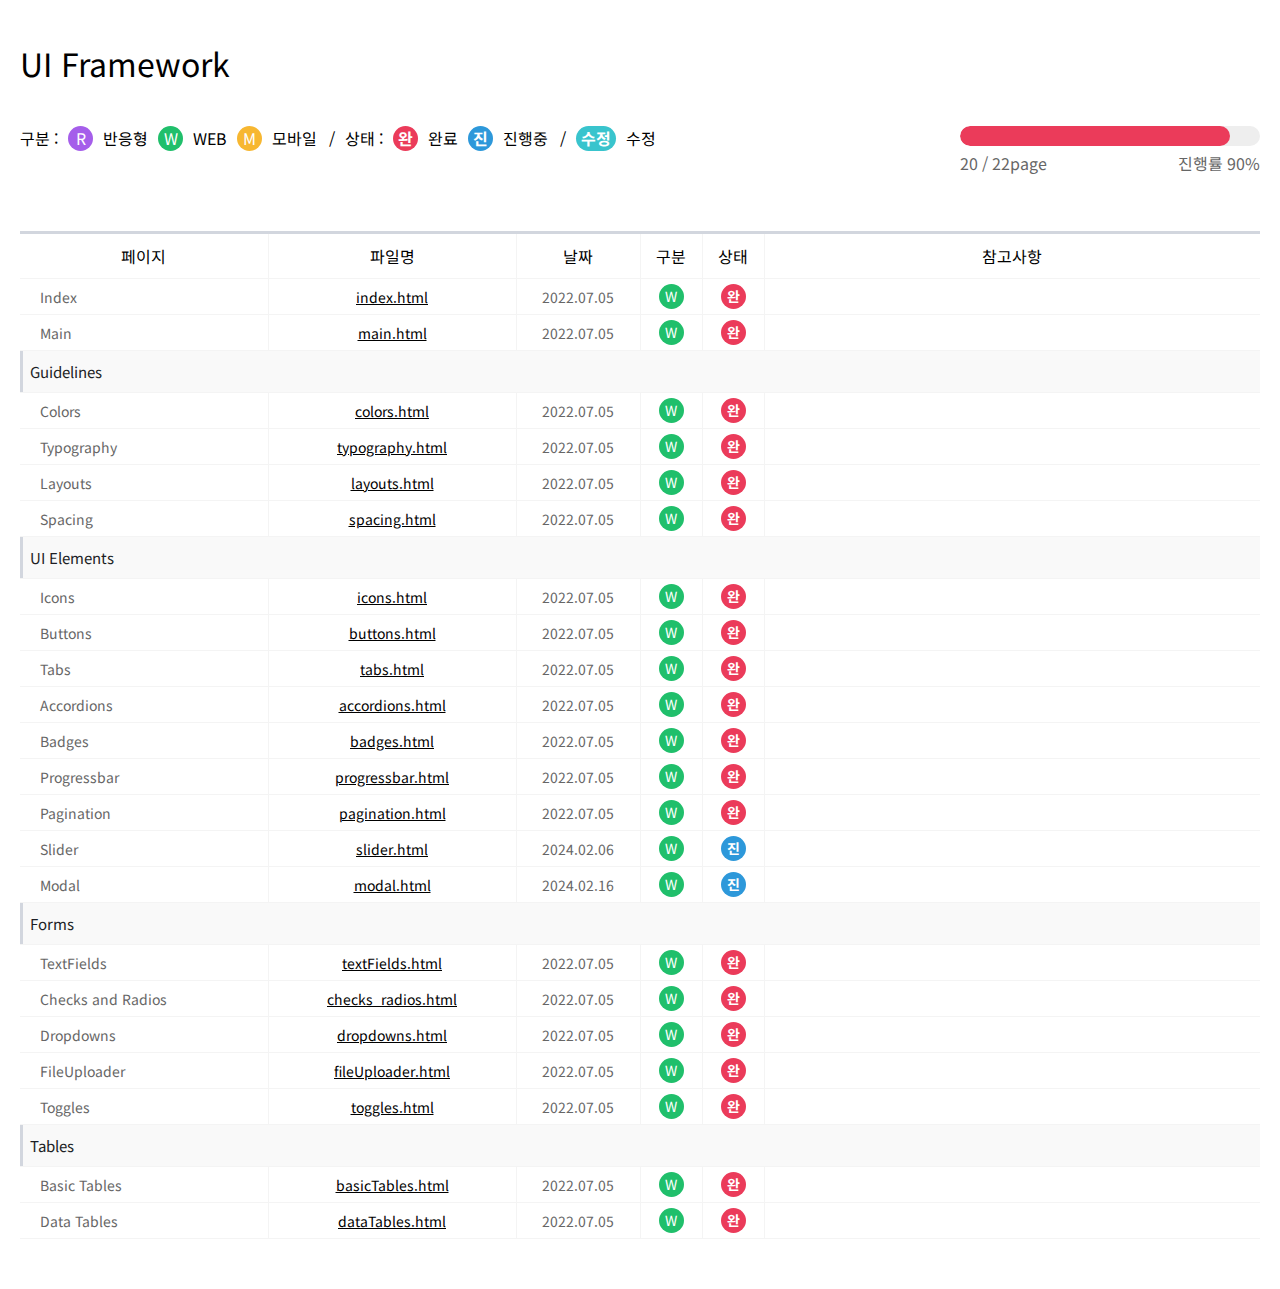
<file: hanwha/filelist.html>
<!DOCTYPE html>
<html lang="ko">
<head>
   <title>프로젝트 파일리스트</title>
   <meta charset="utf-8">
   <link href="https://fonts.googleapis.com/css?family=Noto+Sans+KR" rel="stylesheet">
   <style type="text/css">
      *{margin: 0; padding: 0;box-sizing: border-box;}
		body, div, h1, h2, h3, h4, h5, h6, ul, ol, dl, li, dt, dd, table, caption, tr, th, td, thead, tbody, tfoot, form, fieldset, p, hr, blockquote, address{margin: 0; padding: 0;}
		ul, ol{list-style: none;}
		a{color: #000; text-decoration: underline;}
		img{border:0;}
		address, em{ font-style: normal; }
		label, input{vertical-align: middle;}
		input{outline: none}
		table, tr, th, td{border-collapse: collapse; border-spacing:0;}
		caption{width: 100%; height: 30px;}
		body{padding: 0 20px;font-size: 16px;font-family: 'Noto Sans KR', sans-serif;}
		h1, h2, h3, h4, h5, h6{font-weight: bold;}
		p{line-height: 1.5;}
		.clearfix:after{content:'';display: block;clear: both;}
		.wrapper{width:100%; margin:auto; }
		table{width:100%; border-bottom:1px solid #f4f4f4; margin-bottom:50px;border-top:3px solid #d2d6de;}
		h1{font-size:2rem; font-weight: normal; margin:40px 0;}
		h2{font-size:1rem; font-weight: normal; margin-bottom:20px;}
		hr{margin-bottom:50px;}
		table tr th{font-weight: normal; border-right:1px solid #f4f4f4; border-bottom:1px solid #f4f4f4;background-color:#fff;}
		table tr td:first-child{width:20%;padding-left: 20px;text-align: left;}
		table tr td:nth-of-type(2){width:20%;}
		table tr td:nth-of-type(3){width:10%;}
		table tr td:nth-of-type(4){width:5%;}
		table tr td:nth-of-type(5){width:5%;}
		table tr td:nth-of-type(6){width:40%;text-align: left;}
		table tr th, table tr td{padding:10px;font-size: 16px;text-align: center;}
		table tr th:last-child{border-right:none;}
		table tr td{padding: 5px;font-size: 14px;border-bottom:1px solid #f4f4f4; border-right:1px solid #f4f4f4;color: #666;}
		table tr td:last-child{border-right:none;}
		table tr td a{display: block;width: 100%;height: 100%;}
		table tr td.category{position: relative;padding: 10px;text-align: left;font-size: 15px;background-color: #f9f9f9;color: #1d1e25;}
		table tr td.category:before{position: absolute;top: 0;left: 0;display: inline-block;width: 3px;height: 100%;background-color: #d2d6de;content: '';}
		table tr:last-child td{border-bottom:none;}
		.top{padding-bottom: 30px;display: flex;justify-content: space-between;}
		.top ul{float: left;margin-bottom:20px;}
		.top ul li{float: left; margin-right:10px; line-height:25px;}
		.top ul li:first-child,.top ul li:nth-of-type(8){font-size:1rem;}
		.top ul li:nth-of-type(2) span,.top ul li:nth-of-type(4),.top ul li:nth-of-type(6),.top ul li:nth-of-type(9),.top ul li:nth-of-type(11){ text-align: center; border-radius: 50%;}
		.top ul{margin-bottom:50px;}
		.r{background-color: #a55eea; color:#fff; display:inline-block; width:25px; height:25px; border-radius: 50%; line-height: 25px;}
		.r:before{content: 'R';}
		.w{background-color: #20bf6b; color:#fff; display:inline-block; width:25px; height:25px; border-radius: 50%; line-height: 25px;}
		.w:before{content: 'W';}
		.m{background-color: #f7b731; color:#fff; display:inline-block; width:25px; height:25px; border-radius: 50%; line-height: 25px;}
		.m:before{content: 'M';}
		.end{background-color: #eb3b5a; color:#fff; display:inline-block; width:25px; height:25px; border-radius: 50%; line-height: 25px; font-weight: bold;}
		.end:before{content: '완';}
		.ing{background-color: #2d98da; color:#fff; display:inline-block; width:25px; height:25px; border-radius: 50%; line-height: 25px; font-weight: bold;}
		.ing:before{content: '진';}
		.modify{color:#fff; display:inline-block; width:auto; height:25px; padding: 0 5px;border-radius: 30px; line-height: 25px; font-weight: bold; background-color:#39c4cd; text-align: center;}
		.modify:before{content: '수정';}
		.t_em{color: #e10e0e;}
        .t_re{color: #046ac9;}
        .t_pu{color: #17ae03;}
        .t_lg{color: #c904b4;}
		.status{float:right;width:300px}
		.status span{font-size: 16px;color: #666;}
		.status #progress{overflow: hidden;float: left;display:block; width:100%; height:20px;margin-bottom: 5px;background:#eee;border-radius:30px;}
		.status #progress em{display:block; height:100%; background:#eb3b5a;border-radius:30px;}
		.status #finish{color:#1352a2}
		.status #total{display: block;}
		.status .percent{display: block;float: right;}
        .list.none a{text-decoration:line-through;color:#aeaeae;cursor:not-allowed;}
   </style>
</head>
<body>
   <div class="wrapper">
      <header class="header">
         <h1>UI Framework </h1>
         <div class="top">
            <ul>
               <li>구분 : </li>
               <li><span class="r"></span></li>
               <li>반응형</li>
               <li><span class="w"></span></li>
               <li>WEB</li>
               <li><span class="m"></span></li>
               <li>모바일&nbsp;&nbsp;&nbsp;/ </li>
               <li>상태 : </li>
               <li><span class="end"></span></li>
               <li>완료</li>
               <li><span class="ing"></span></li>
               <li>진행중&nbsp;&nbsp;&nbsp;/ </li>
               <li><span class="modify"></span></li>
               <li>수정</li>
            </ul>
            <div class="status"><span id="progress"><em></em></span> <span id="total"></span></div>
         </div>
      </header>
      <div class="content">
         <table>
            <tr>
               <th>페이지</th>
               <th>파일명</th>
               <th>날짜</th>
               <th>구분</th>
               <th>상태</th>
               <th>참고사항</th>
            </tr>
            <tr class="list">
               <td>Index</td>
               <td><a href="./index.html" target="_blank">index.html</a></td>
               <td>2022.07.05</td>
               <td><span class="w"></span></td>
               <td><span class="end"></span></td>
               <td>
                  <p class="t_em"></p>
               </td>
            </tr>
            <tr class="list">
               <td>Main</td>
               <td><a href="./html/main.html" target="_blank">main.html</a></td>
               <td>2022.07.05</td>
               <td><span class="w"></span></td>
               <td><span class="end"></span></td>
               <td>
                  <p class="t_em"></p>
               </td>
            </tr>
            <!-- Guidelines : start  -->
            <tr>
               <td class="category" colspan="6">Guidelines</th>
            </tr>
            <tr class="list">
               <td>Colors</td>
               <td><a href="./html/colors.html" target="_blank">colors.html</a></td>
               <td>2022.07.05</td>
               <td><span class="w"></span></td>
               <td><span class="end"></span></td>
               <td>
                  <p class="t_em"></p>
               </td>
            </tr>
            <tr class="list">
               <td>Typography</td>
               <td><a href="./html/typography.html" target="_blank">typography.html</a></td>
               <td>2022.07.05</td>
               <td><span class="w"></span></td>
               <td><span class="end"></span></td>
               <td>
                  <p class="t_em"></p>
               </td>
            </tr>
            <tr class="list">
               <td>Layouts</td>
               <td><a href="./html/layouts.html" target="_blank">layouts.html</a></td>
               <td>2022.07.05</td>
               <td><span class="w"></span></td>
               <td><span class="end"></span></td>
               <td>
                  <p class="t_em"></p>
               </td>
            </tr>
            <tr class="list">
               <td>Spacing</td>
               <td><a href="./html/spacing.html" target="_blank">spacing.html</a></td>
               <td>2022.07.05</td>
               <td><span class="w"></span></td>
               <td><span class="end"></span></td>
               <td>
                  <p class="t_em"></p>
               </td>
            </tr>
            <!-- Guidelines : end  -->
            <!-- UI Elements : start  -->
            <tr>
               <td class="category" colspan="6">UI Elements</th>
            </tr>
            <tr class="list">
               <td>Icons</td>
               <td><a href="./html/icons.html"
                     target="_blank">icons.html</a></td>
               <td>2022.07.05</td>
               <td><span class="w"></span></td>
               <td><span class="end"></span></td>
               <td>
                  <p class="t_em"></p>
               </td>
            </tr>
            <tr class="list">
               <td>Buttons</td>
               <td><a href="./html/buttons.html"
                     target="_blank">buttons.html</a></td>
               <td>2022.07.05</td>
               <td><span class="w"></span></td>
               <td><span class="end"></span></td>
               <td>
                  <p class="t_em"></p>
               </td>
            </tr>
            <tr class="list">
               <td>Tabs</td>
               <td><a href="./html/tabs.html"
                     target="_blank">tabs.html</a></td>
               <td>2022.07.05</td>
               <td><span class="w"></span></td>
               <td><span class="end"></span></td>
               <td>
                  <p class="t_em"></p>
               </td>
            </tr>
            <tr class="list">
               <td>Accordions</td>
               <td><a href="./html/accordions.html"
                     target="_blank">accordions.html</a></td>
               <td>2022.07.05</td>
               <td><span class="w"></span></td>
               <td><span class="end"></span></td>
               <td>
                  <p class="t_em"></p>
               </td>
            </tr>
            <tr class="list">
               <td>Badges</td>
               <td><a href="./html/badges.html"
                     target="_blank">badges.html</a></td>
               <td>2022.07.05</td>
               <td><span class="w"></span></td>
               <td><span class="end"></span></td>
               <td>
                  <p class="t_em"></p>
               </td>
            </tr>
            <tr class="list">
               <td>Progressbar</td>
               <td><a href="./html/progressbar.html"
                     target="_blank">progressbar.html</a></td>
               <td>2022.07.05</td>
               <td><span class="w"></span></td>
               <td><span class="end"></span></td>
               <td>
                  <p class="t_em"></p>
               </td>
            </tr>
            <tr class="list">
               <td>Pagination</td>
               <td><a href="./html/pagination.html"
                     target="_blank">pagination.html</a></td>
               <td>2022.07.05</td>
               <td><span class="w"></span></td>
               <td><span class="end"></span></td>
               <td>
                  <p class="t_em"></p>
               </td>
            </tr>
            <tr class="list">
               <td>Slider</td>
               <td><a href="./html/slider.html"
                     target="_blank">slider.html</a></td>
               <td>2024.02.06</td>
               <td><span class="w"></span></td>
               <td><span class="ing"></span></td>
               <td>
                  <p class="t_em"></p>
               </td>
            </tr>
            <tr class="list">
               <td>Modal</td>
               <td><a href="./html/modal.html"
                     target="_blank">modal.html</a></td>
               <td>2024.02.16</td>
               <td><span class="w"></span></td>
               <td><span class="ing"></span></td>
               <td>
                  <p class="t_em"></p>
               </td>
            </tr>
            <!-- UI Elements : end -->
            <!-- Forms : start -->
            <tr>
               <td class="category" colspan="6">Forms</th>
            </tr>
            <tr class="list">
               <td>TextFields</td>
               <td><a href="./html/textFields.html"
                     target="_blank">textFields.html</a></td>
               <td>2022.07.05</td>
               <td><span class="w"></span></td>
               <td><span class="end"></span></td>
               <td>
                  <p class="t_em"></p>
               </td>
            </tr>
            <tr class="list">
               <td>Checks and Radios</td>
               <td><a href="./html/checks_radios.html"
                     target="_blank">checks_radios.html</a></td>
               <td>2022.07.05</td>
               <td><span class="w"></span></td>
               <td><span class="end"></span></td>
               <td>
                  <p class="t_em"></p>
               </td>
            </tr>
            <tr class="list">
               <td>Dropdowns</td>
               <td><a href="./html/dropdowns.html"
                     target="_blank">dropdowns.html</a></td>
               <td>2022.07.05</td>
               <td><span class="w"></span></td>
               <td><span class="end"></span></td>
               <td>
                  <p class="t_em"></p>
               </td>
            </tr>
            <tr class="list">
               <td>FileUploader</td>
               <td><a href="./html/fileUploader.html"
                     target="_blank">fileUploader.html</a></td>
               <td>2022.07.05</td>
               <td><span class="w"></span></td>
               <td><span class="end"></span></td>
               <td>
                  <p class="t_em"></p>
               </td>
            </tr>
            <tr class="list">
               <td>Toggles</td>
               <td><a href="./html/toggles.html"
                     target="_blank">toggles.html</a></td>
               <td>2022.07.05</td>
               <td><span class="w"></span></td>
               <td><span class="end"></span></td>
               <td>
                  <p class="t_em"></p>
               </td>
            </tr>
            <!-- Forms : end -->
            <!-- Tables : start -->
            <tr>
               <td class="category" colspan="6">Tables</th>
            </tr>
            <tr class="list">
               <td>Basic Tables</td>
               <td><a href="./html/basicTables.html"
               target="_blank">basicTables.html</a></td>
               <td>2022.07.05</td>
               <td><span class="w"></span></td>
               <td><span class="end"></span></td>
               <td>
                  <p class="t_em"></p>
               </td>
            </tr>
            <tr class="list">
               <td>Data Tables</td>
               <td><a href="./html/dataTables.html"
               target="_blank">dataTables.html</a></td>
               <td>2022.07.05</td>
               <td><span class="w"></span></td>
               <td><span class="end"></span></td>
               <td>
                  <p class="t_em"></p>
               </td>
            </tr>
            <!-- UI Elements : end -->
         </table>
      </div>
   </div>
   <script type="text/javascript" src="./resources/js/jquery-3.6.0.min.js"></script>
   <script>
      $(function () {
         var $content = $(".content table"),
            total = $content.find(".list").length,
            finish = $content.find(".list .end").length,
            progress = Math.floor((finish) / total * 100);

         $("#progress em").css("width", progress + "%");
         $("#total").html(finish + " / " + total + "page" + "<span class='percent'>진행률 " + progress + "%</span>");
      });
   </script>
</body>

</html>
</file>
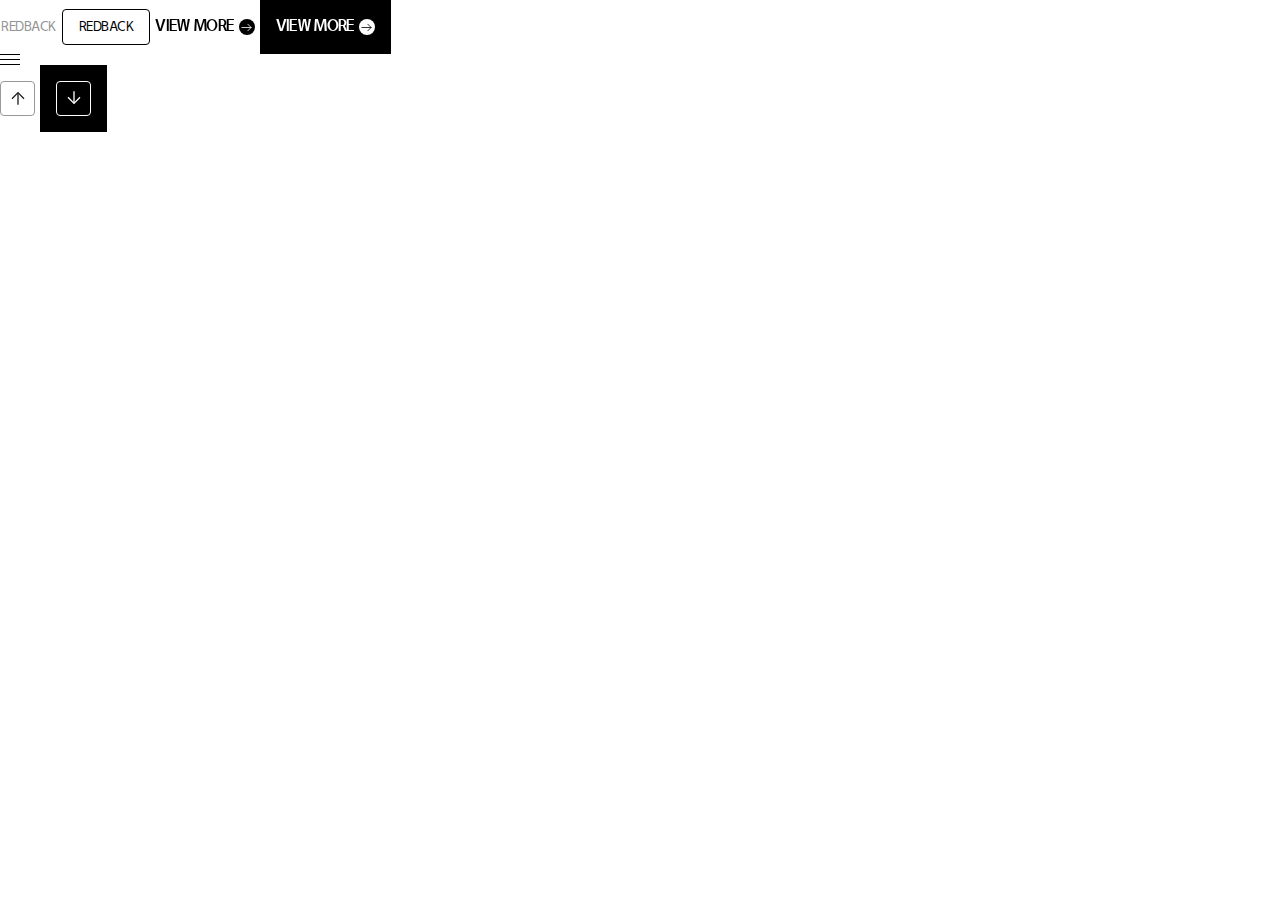
<file: hanwha/html/guide.html>
<!DOCTYPE html>
<html lang="ko">
<head>
  <meta charset="UTF-8">
  <meta http-equiv="X-UA-Compatible" content="IE=edge">
  <meta name="viewport" content="width=device-width, initial-scale=1.0">
  <title>GUIDE</title>
  <script src="../resources/js/jquery-3.6.0.min.js"></script>
  <script src="../resources/js/common.js"></script>
  <link rel="stylesheet" href="../resources/css/style.css">
</head>
<body>
  
  <!-- 아웃라인 버튼 -->
  <button class="btn btn_sm btn_border">REDBACK</button>
  <button class="btn btn_sm btn_border active">REDBACK</button>

  <!-- TEXT & HOVER 버튼 -->
  <a href="#" class="btn btn_xl btn_text ani_hover">
    <div class="ani_group">
      <span>VIEW MORE</span>
      <span>VIEW MORE</span>
    </div>
    <i class="ico_arr_right ico_16 is_right"></i>
  </a>
  <!-- // btn_text -->

  <div style="display: inline-block; max-width:fit-content;padding: 16px;background-color: black;">
    <a href="#" class="btn btn_xl btn_text btn_white ani_hover">
      <div class="ani_group">
        <span>VIEW MORE</span>
        <span>VIEW MORE</span>
      </div>
      <i class="ico_arr_right ico_16 is_right"></i>
    </a>
  </div>
  <!-- // btn_text -->

  <!-- 햄버거 버튼 -->
  <div class="btn_hamburger">
    <span></span>
    <span></span>
    <span></span>
  </div>
  <!-- // btn_hamburger -->

  <button class="btn btn_icon btn_srl_top ani_hover">
    <div class="ani_group">
      <i class="ico_scrl_top ico_16"></i>
      <i class="ico_scrl_top ico_16"></i>
    </div>
  </button>
  
  <div style="display: inline-block; padding: 16px; background-color: black;">
    <button class="btn btn_icon btn_srl_down ani_hover">
      <div class="ani_group">
        <i class="ico_scrl_down ico_16"></i>
        <i class="ico_scrl_down ico_16"></i>
      </div>
    </button>
  </div>
</body>
</html>
</file>
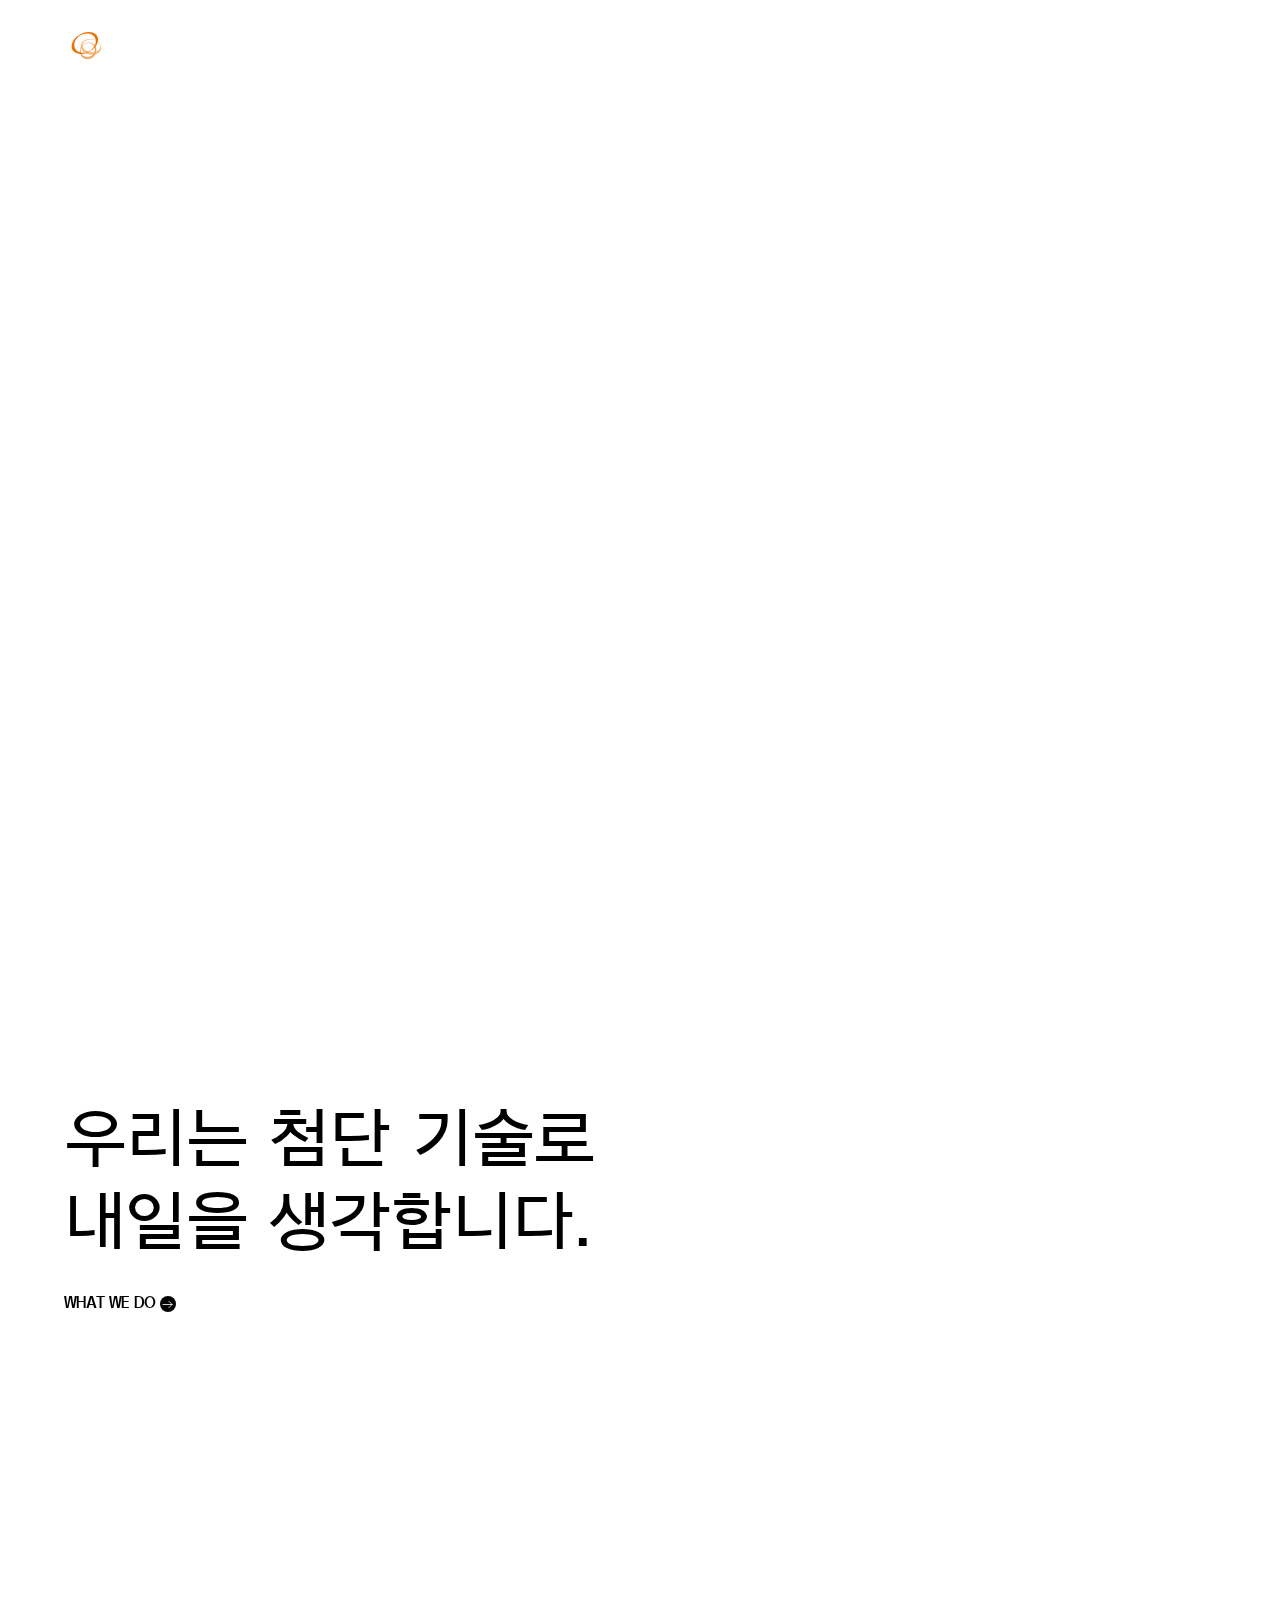
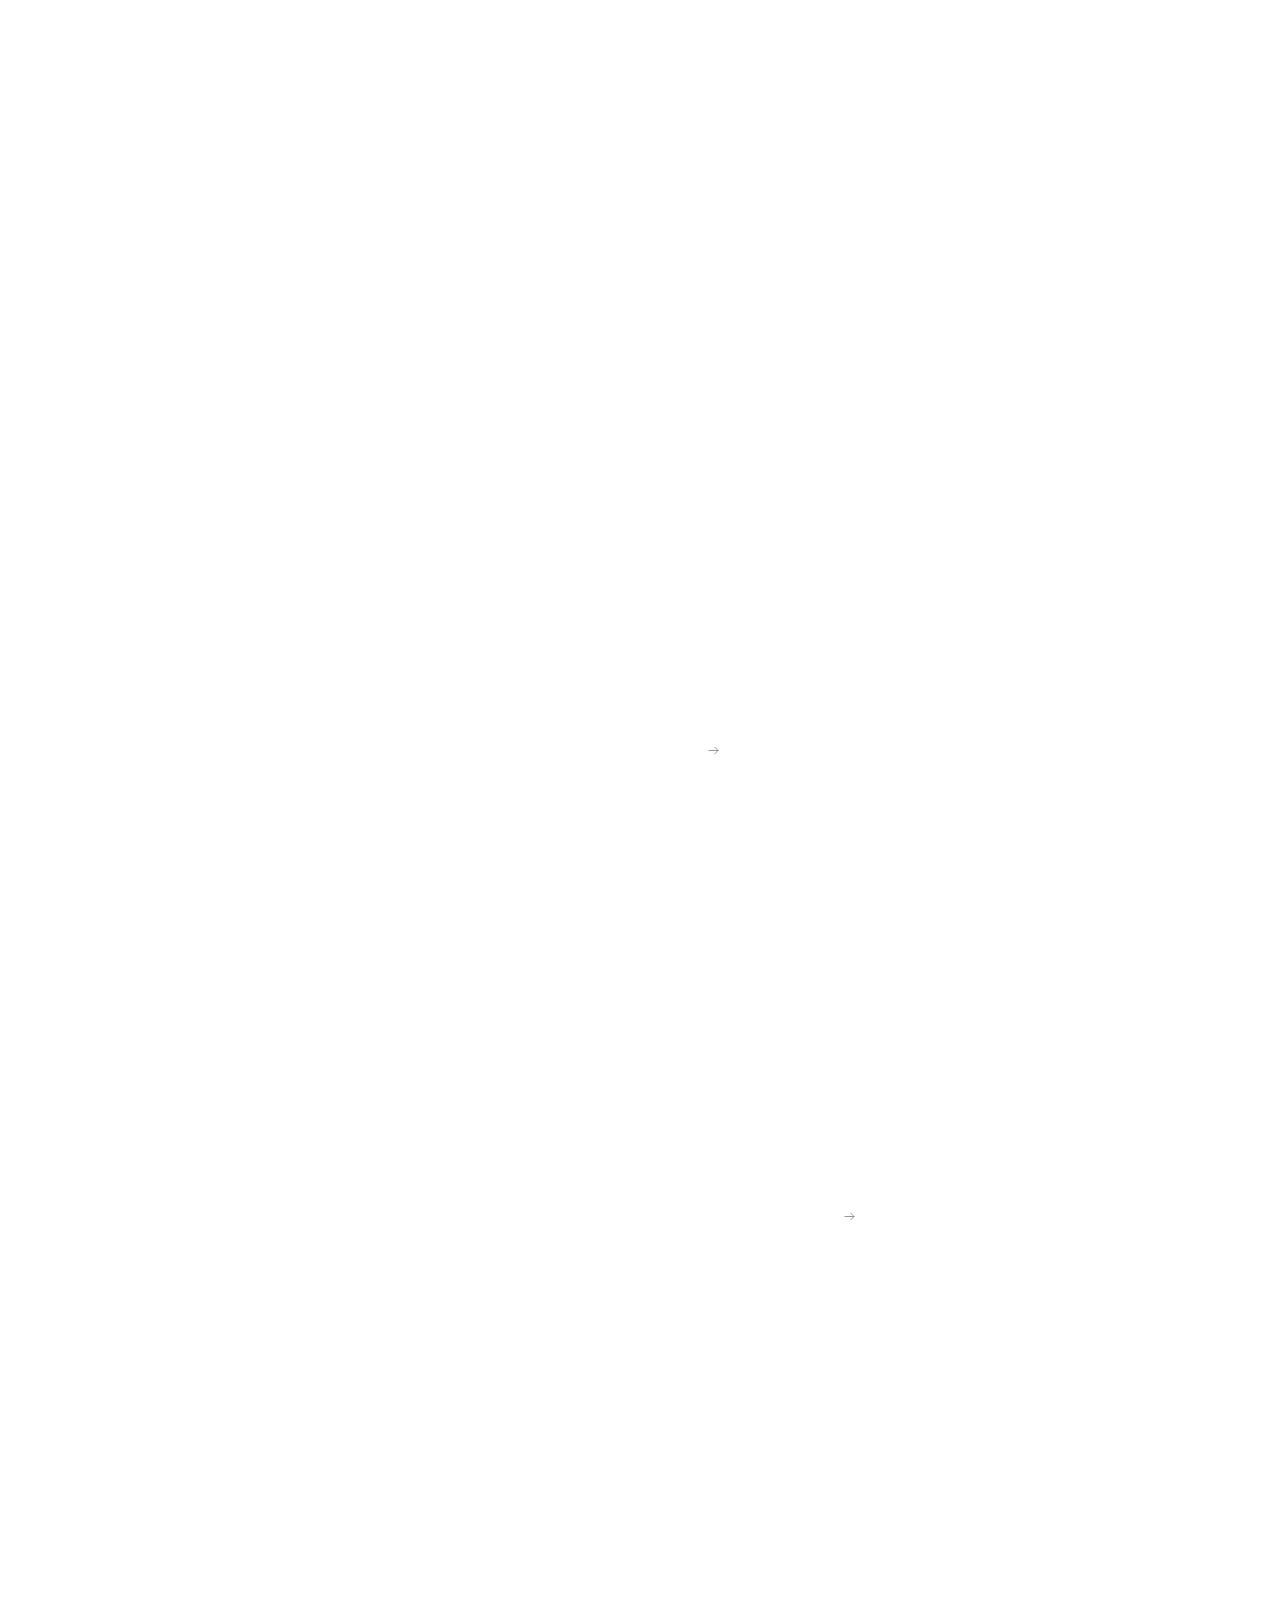
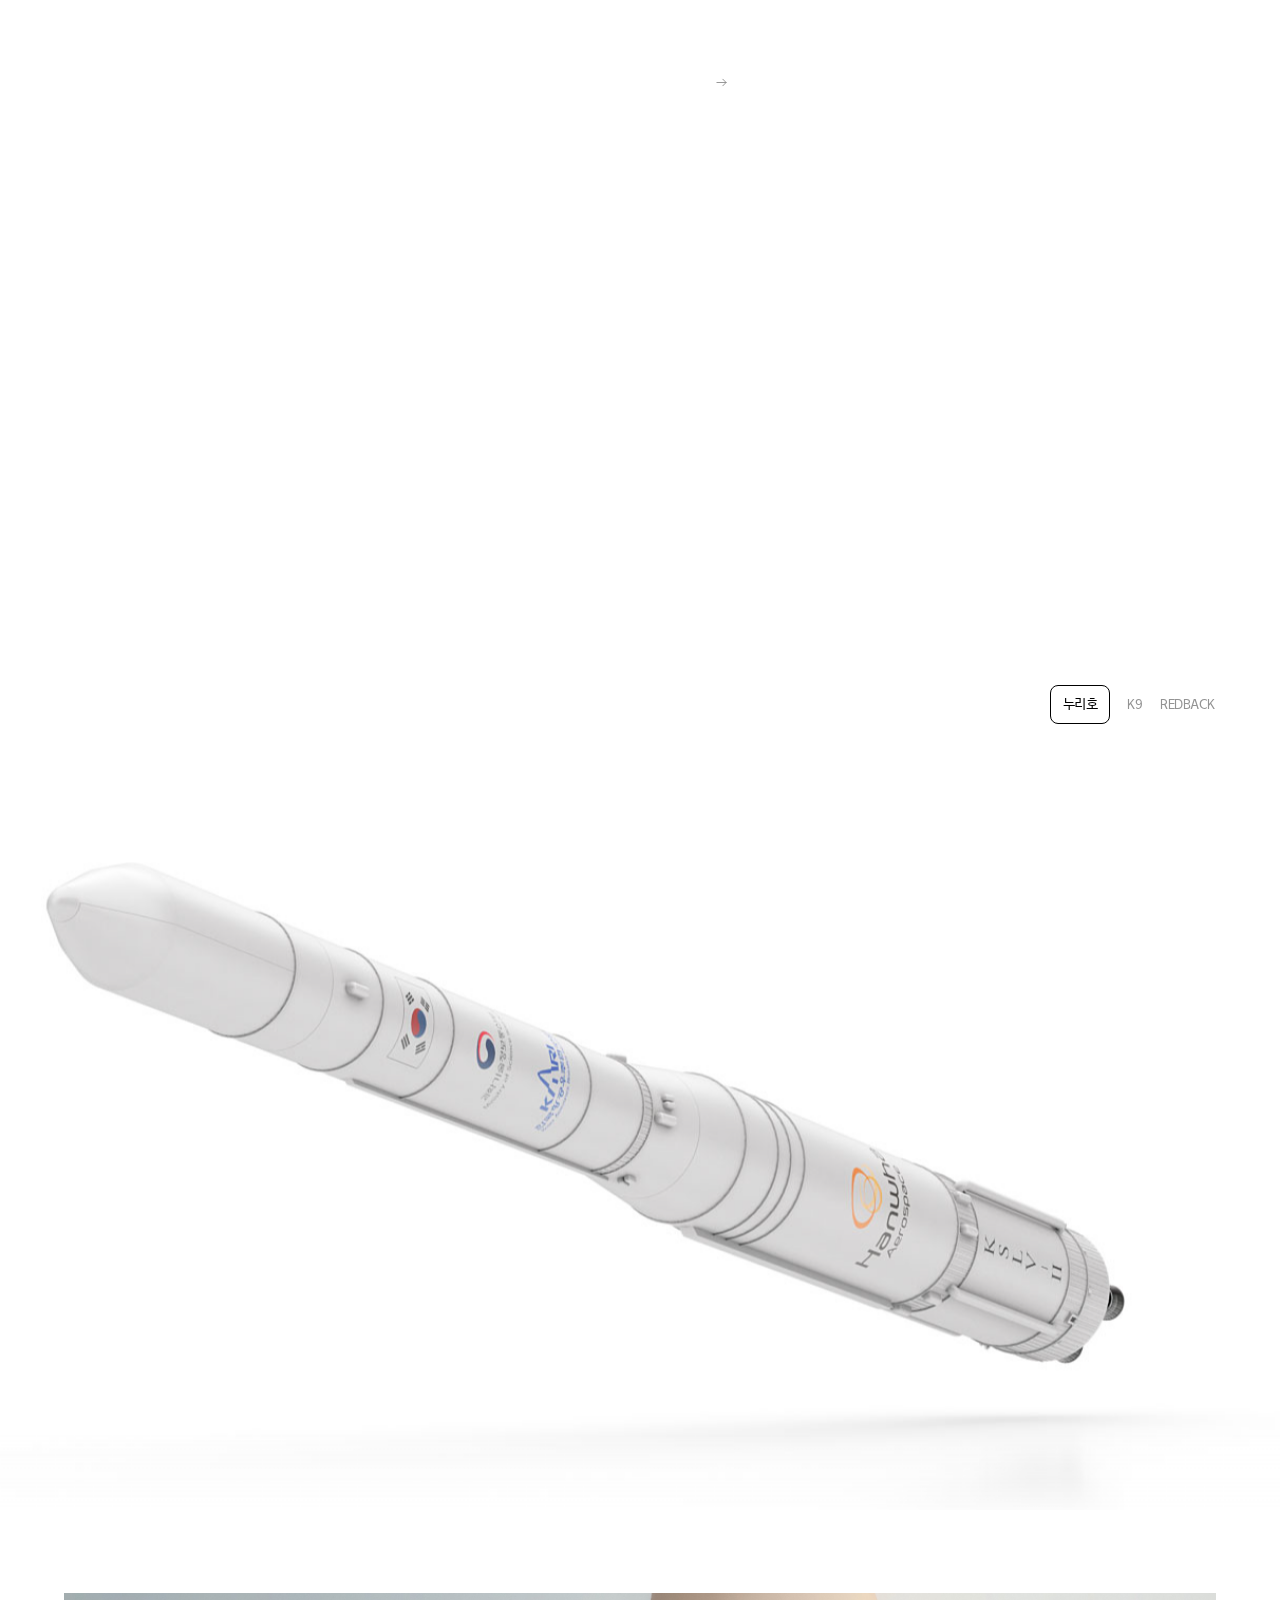
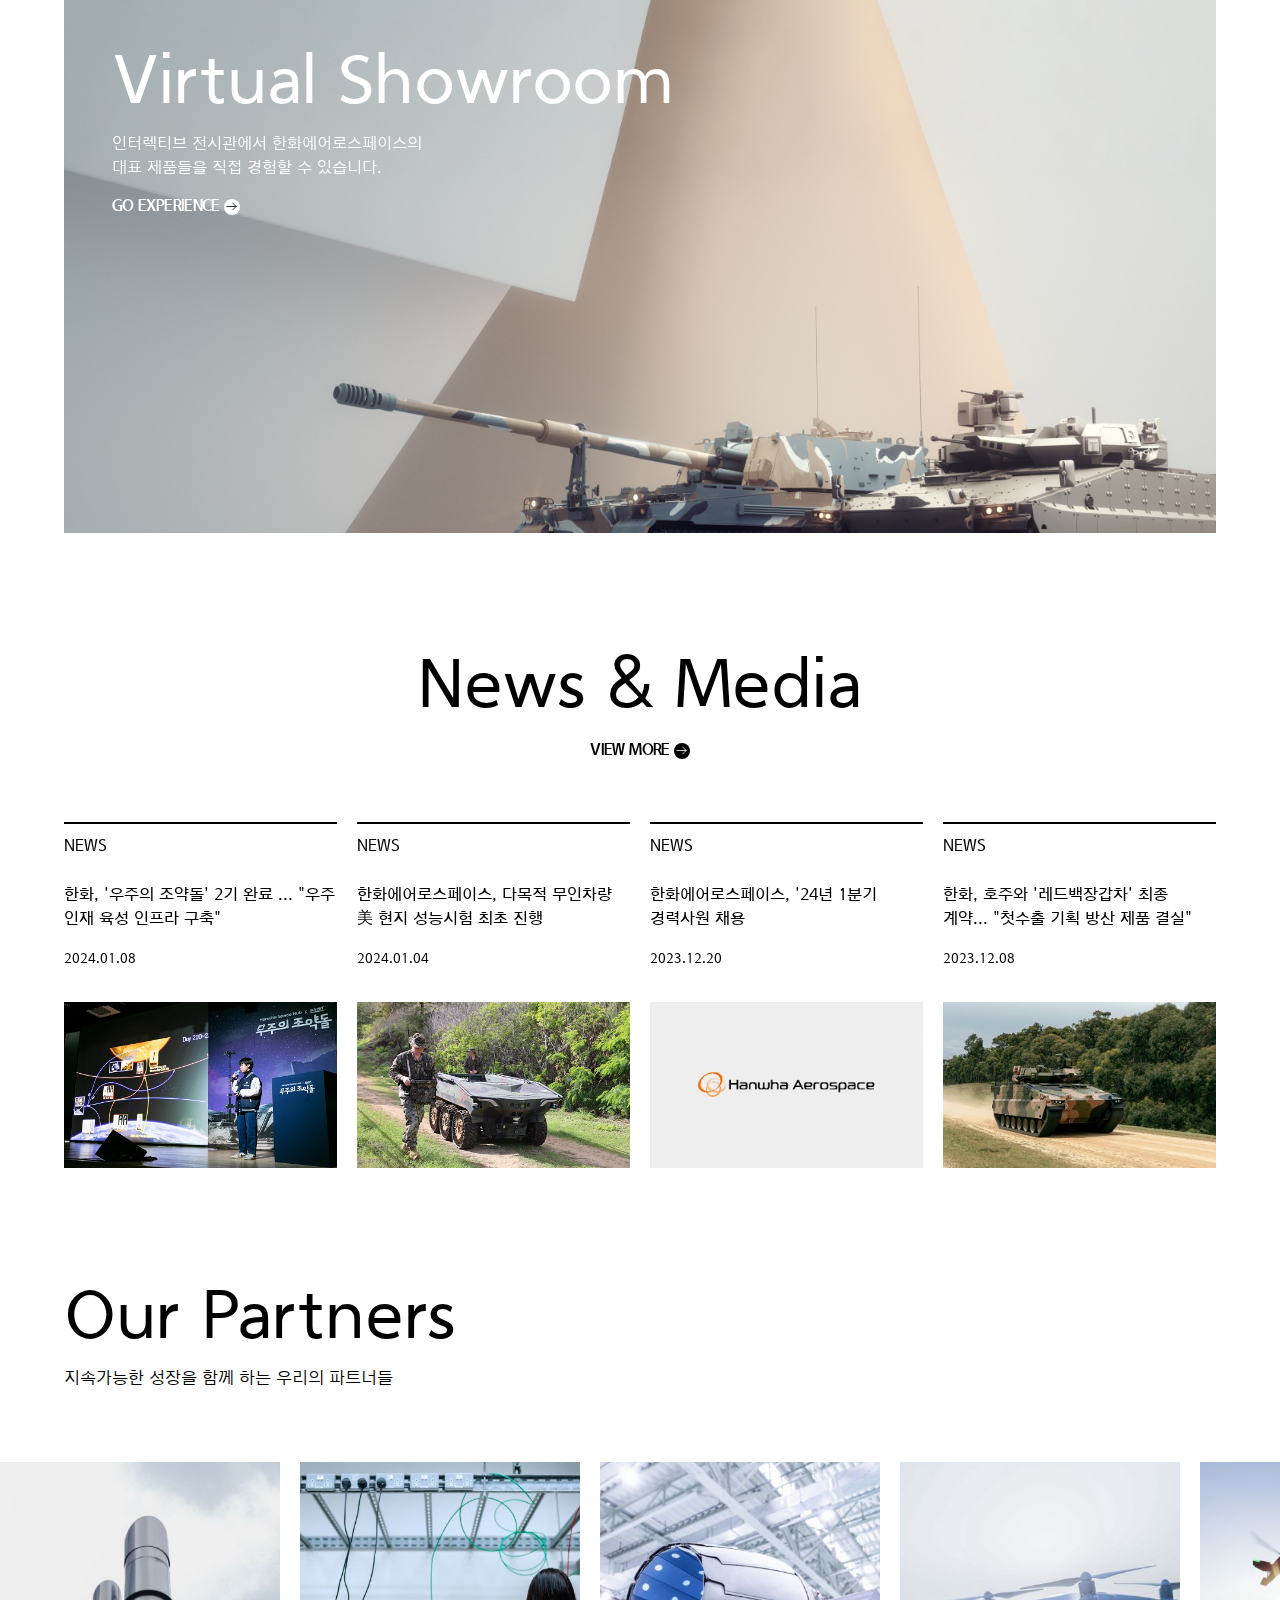
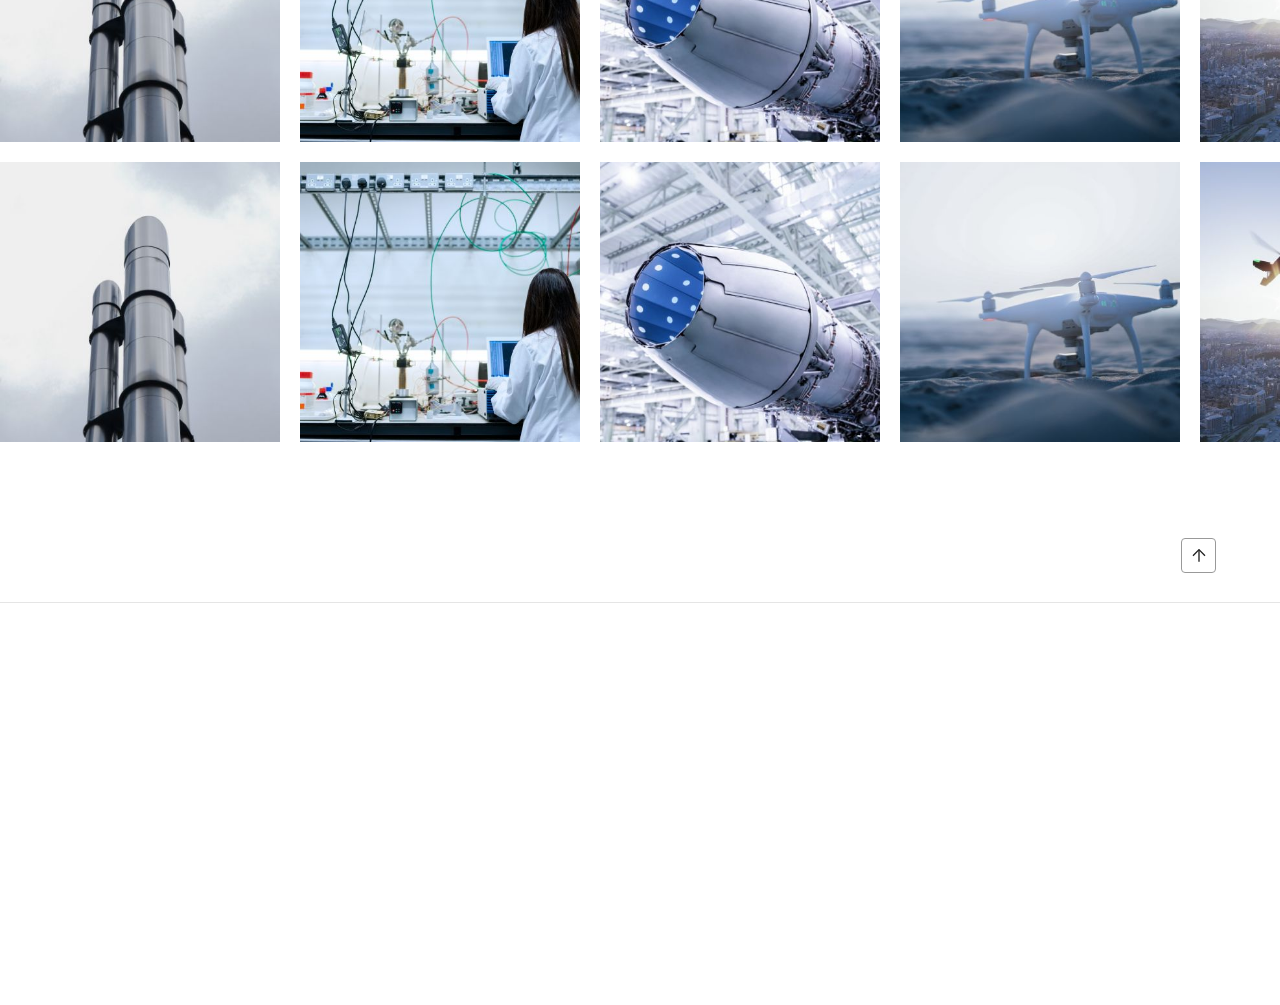
<file: hanwha/html/main.html>
<!DOCTYPE html>
<html lang="ko">
<head>
  <meta charset="UTF-8">
  <meta http-equiv="X-UA-Compatible" content="IE=edge">
  <meta name="viewport" content="width=device-width, initial-scale=1.0">
  <title>MAIN</title>
  <script src="../inc/pub_include.js"></script>
  <script>include.scripts();</script>
  <script>include.style();</script> 
</head>
<body>
  <!-- 마우스 커서 효과 -->
  <div id="movingCursor">
    <div class="cursor_circle"></div>
  </div>
  <!-- // 마우스 커서 효과 -->
  <div id="wrap">
    <!-- header -->
    <script>include.header();</script>
    <!--// header -->

    <!-- container -->
    <main id="container" class="main_type">
      <!-- section -->
      <section class="sec_visual">
        <div class="video_area">
          <video preload="auto" autoplay="autoplay" loop="loop" muted="muted" volume="0" onloadedmetadata>
            <source src="https://www.hanwhaaerospace.com/files/videoView.do?id=809f32fe-f086-403c-a79d-01a70dd6808d" type="video/mp4"/>
          </video>
        </div>
        <div class="text_area">
          <div class="row">
            <p class="txt_white txt_body2">The innovating pioneer for a sustainable tomorrow</p>
            <button class="btn btn_icon btn_srl_down ani_hover" onclick="scrollSection('.sec_slogan')">
              <div class="ani_group">
                <i class="ico_scrl_down ico_16"></i>
                <i class="ico_scrl_down ico_16"></i>
              </div>
            </button>
          </div>
          <div class="progressbar"><span></span></div>
        </div>
      </section>
      <!-- // section -->
      <!-- section -->
      <section class="sec_slogan">
        <div class="text_wrap">
          <div class="inner">
            <h2>우리는 첨단 기술로<br>내일을 생각합니다.</h2>
            <a href="#" class="btn btn_xl btn_text ani_hover">
              <div class="ani_group">
                <span>WHAT WE DO</span>
                <span>WHAT WE DO</span>
              </div>
              <i class="ico_arr_right ico_16 is_right"></i>
            </a>
          </div>
        </div>
        <div class="parallax_wrap">
          <div class="parallax"></div>
          <ul class="slogan_list">
            <li class="protect">
              <p class="txt_white">우리의 솔루션으로 지구보호와<br>세계 평화를 추구합니다.</p>
              <a href="#" class="btn btn_xl btn_text btn_white ani_hover">
                <div class="ani_group">
                  <span>PROTECT</span>
                  <span>PROTECT</span>
                </div>
                <i class="ico_arr_right ico_16 is_right"></i>
              </a>
            </li>
            <li class="tech">
              <p class="txt_white">지속가능한 성장을 위한<br>핵심기술 개발에 집중합니다.</p>
              <a href="#" class="btn btn_xl btn_text btn_white ani_hover">
                <div class="ani_group">
                  <span>SUSTAINABLE TECHNOLOGIES</span>
                  <span>SUSTAINABLE TECHNOLOGIES</span>
                </div>
                <i class="ico_arr_right ico_16 is_right"></i>
              </a>
            </li>
            <li class="discover">
              <p class="txt_white">미지의 영역에서 미래를 위한<br>성장 동력을 발견합니다.</p>
              <a href="#" class="btn btn_xl btn_text btn_white ani_hover">
                <div class="ani_group">
                  <span>DISCOVER</span>
                  <span>DISCOVER</span>
                </div>
                <i class="ico_arr_right ico_16 is_right"></i>
              </a>
            </li>
          </ul>
        </div>
      </section>
      <!-- // section -->
      <!-- section -->
      <section class="sec_product">
        <div class="swiper swiper_product">          
          <div class="swiper-pagination-btn btn_area"></div>
          <ul class="swiper-wrapper" cursor-class="subtle">
            <li class="swiper-slide nuri">
              <div class="cont_area inner">
                <h3>누리호</h3>
                <p>누리호 사업으로 발사체 기술을 고도화하여, 미래 우주산업 생태계를 주도적으로 구축합니다.</p>
                <a href="#" class="btn btn_xl btn_text ani_hover">
                  <div class="ani_group">
                    <span>VIEW MORE</span>
                    <span>VIEW MORE</span>
                  </div>
                  <i class="ico_arr_right ico_16 is_right"></i>
                </a>
              </div>
            </li>
            <li class="swiper-slide k9">
              <div class="cont_area inner">
                <h3>K9 Self-Propelled<br>Howitzer</h3>
                <p>세계 최고 수준의 운용성능과 끊임없는 성능개선을 통하여 전 세계 자주포 시장을 석권하고 있는 대한민국의 명품 자주포입니다.</p>
                <a href="#" class="btn btn_xl btn_text ani_hover">
                  <div class="ani_group">
                    <span>VIEW MORE</span>
                    <span>VIEW MORE</span>
                  </div>
                  <i class="ico_arr_right ico_16 is_right"></i>
                </a>
              </div>
            </li>
            <li class="swiper-slide redback">
              <div class="cont_area inner">
                <h3>REDBACK</h3>
                <p>레드백은 기동력, 방호력, 화력 등 모든 분야에서 세계 최고 성능을 갖추고 있는 미래형 보병전투장갑차 입니다.</p>
                <a href="#" class="btn btn_xl btn_text ani_hover">
                  <div class="ani_group">
                    <span>VIEW MORE</span>
                    <span>VIEW MORE</span>
                  </div>
                  <i class="ico_arr_right ico_16 is_right"></i>
                </a>
              </div>
            </li>
          </ul>
          <div class="swiper-pagination mo_only"></div>
        </div>
      </section>
      <!-- // section -->
      <!-- section -->
      <section class="sec_showroom">
        <div class="inner">
          <div class="bg"></div>
          <div class="text_wrap">
            <h2 class="txt_white">Virtual Showroom</h2>
            <p class="txt_white">인터렉티브 전시관에서 한화에어로스페이스의<br>대표 제품들을 직접 경험할 수 있습니다.</p>
            <a href="#" class="btn btn_xl btn_text btn_white ani_hover">
              <div class="ani_group">
                <span>GO EXPERIENCE</span>
                <span>GO EXPERIENCE</span>
              </div>
              <i class="ico_arr_right ico_16 is_right"></i>
            </a>
          </div>
        </div>
        <!-- //.inner -->
      </section>
      <!-- // section -->
      <!-- section -->
      <section class="sec_news">
        <div class="inner">
          <div class="tit_area">
            <h2>News & Media</h2>
            <a href="#" class="btn btn_xl btn_text ani_hover">
              <div class="ani_group">
                <span>VIEW MORE</span>
                <span>VIEW MORE</span>
              </div>
              <i class="ico_arr_right ico_16 is_right"></i>
            </a>
          </div>
          <ul class="news_list">
            <li>
              <a href="#"></a>
              <div class="cate">NEWS</div>
              <div class="title">한화, '우주의 조약돌' 2기 완료 ... "우주 인재 육성 인프라 구축"</div>
              <div class="date">2024.01.08</div>
              <div class="img_area">
                <img src="../resources/images/main/imageView-1.jpg" alt>
              </div>
            </li>
            <li>
              <a href="#"></a>
              <div class="cate">NEWS</div>
              <div class="title">한화에어로스페이스, 다목적 무인차량 美 현지 성능시험 최초 진행</div>
              <div class="date">2024.01.04</div>
              <div class="img_area">
                <img src="../resources/images/main/imageView-2.jpg" alt>
              </div>
            </li>
            <li>
              <a href="#"></a>
              <div class="cate">NEWS</div>
              <div class="title">한화에어로스페이스, '24년 1분기 경력사원 채용</div>
              <div class="date">2023.12.20</div>
              <div class="img_area">
                <img src="../resources/images/main/imageView-3.jpg" alt>
              </div>
            </li>
            <li>
              <a href="#"></a>
              <div class="cate">NEWS</div>
              <div class="title">한화, 호주와 '레드백장갑차' 최종 계약... "첫수출 기획 방산 제품 결실"</div>
              <div class="date">2023.12.08</div>
              <div class="img_area">
                <img src="../resources/images/main/imageView-4.jpg" alt>
              </div>
            </li>
          </ul>
        </div>
      </section>
      <!-- // section -->
      <!-- section -->
      <section class="sec_partners">
        <div class="inner">
          <h2>Our Partners</h2>
          <p>지속가능한 성장을 함께 하는 우리의 파트너들</p>
        </div>
        <div class="marquee_wrap">
          <div class="marquee">
            <div class="marquee_group">
              <a href="#"><img src="../resources/images/main/partner-01.jpg" alt=""></a>
              <a href="#"><img src="../resources/images/main/partner-02.jpg" alt=""></a>
              <a href="#"><img src="../resources/images/main/partner-03.jpg" alt=""></a>
              <a href="#"><img src="../resources/images/main/partner-04.jpg" alt=""></a>
              <a href="#"><img src="../resources/images/main/partner-05.jpg" alt=""></a>
              <a href="#"><img src="../resources/images/main/partner-06.jpg" alt=""></a>
            </div>
            <div aria-hidden="true" class="marquee_group">
              <a href="#"><img src="../resources/images/main/partner-01.jpg" alt=""></a>
              <a href="#"><img src="../resources/images/main/partner-02.jpg" alt=""></a>
              <a href="#"><img src="../resources/images/main/partner-03.jpg" alt=""></a>
              <a href="#"><img src="../resources/images/main/partner-04.jpg" alt=""></a>
              <a href="#"><img src="../resources/images/main/partner-05.jpg" alt=""></a>
              <a href="#"><img src="../resources/images/main/partner-06.jpg" alt=""></a>
            </div>
          </div>
          <div class="marquee marquee_reverse">
            <div class="marquee_group">
              <a href="#"><img src="../resources/images/main/partner-01.jpg" alt=""></a>
              <a href="#"><img src="../resources/images/main/partner-02.jpg" alt=""></a>
              <a href="#"><img src="../resources/images/main/partner-03.jpg" alt=""></a>
              <a href="#"><img src="../resources/images/main/partner-04.jpg" alt=""></a>
              <a href="#"><img src="../resources/images/main/partner-05.jpg" alt=""></a>
              <a href="#"><img src="../resources/images/main/partner-06.jpg" alt=""></a>
            </div>
            <div aria-hidden="true" class="marquee_group">
              <a href="#"><img src="../resources/images/main/partner-01.jpg" alt=""></a>
              <a href="#"><img src="../resources/images/main/partner-02.jpg" alt=""></a>
              <a href="#"><img src="../resources/images/main/partner-03.jpg" alt=""></a>
              <a href="#"><img src="../resources/images/main/partner-04.jpg" alt=""></a>
              <a href="#"><img src="../resources/images/main/partner-05.jpg" alt=""></a>
              <a href="#"><img src="../resources/images/main/partner-06.jpg" alt=""></a>
            </div>
          </div>
          <div class="marquee mo_only">
            <div class="marquee_group">
              <a href="#"><img src="../resources/images/main/partner-01.jpg" alt=""></a>
              <a href="#"><img src="../resources/images/main/partner-02.jpg" alt=""></a>
              <a href="#"><img src="../resources/images/main/partner-03.jpg" alt=""></a>
              <a href="#"><img src="../resources/images/main/partner-04.jpg" alt=""></a>
              <a href="#"><img src="../resources/images/main/partner-05.jpg" alt=""></a>
              <a href="#"><img src="../resources/images/main/partner-06.jpg" alt=""></a>
            </div>
          </div>
        </div>
      </section>
      <!-- // section -->
    </main>
    <!-- // #container -->
    <!-- footer -->
    <script>include.footer();</script>
    <!-- // footer -->
  </div>
  <!-- // #wrap -->
  <script src="../resources/js/mouseCursor.js"></script>
  <script>
  document.addEventListener("DOMContentLoaded", (event) => {
    window.addEventListener("resize", function () {
      ScrollTrigger.update()
    })
    //Main section product swiper
    var slideTitArr = ['누리호', 'K9', 'REDBACK']; //슬라이드 타이틀
    const swiperProduct = new Swiper('.swiper_product', {
      grabCursor: true,
      effect: "fade",
      slidesPerView: 1,
      speed:400,
      loop: true,
      pagination: {
        el: '.swiper_product .swiper-pagination-btn',
        clickable: 'true',
        type: 'bullets',
        renderBullet: (index, className) => {
          return `<div class="btn btn_sm btn_border ${className}">${slideTitArr[index]}</div>`;
        },
      },
    });
    var swiperProductBullet = new Swiper('.swiper_product', {
      grabCursor: true,
      effect: "fade",
      slidesPerView: 1,
      speed:400,
      loop: true,
      pagination: {
        el: '.swiper_product .swiper-pagination',
        type: "bullets",
      },
    });
    swiperProduct.controller.control = swiperProductBullet;

    //Main Scroll Interaction
    gsap.registerPlugin(ScrollTrigger);
    var tl = gsap.timeline(); //순차 애니메이션 gsap 자리에 t1 넣어주고 순서대로 써주기
    //예)) start: "20px 80%" 트리거는 (트리거의 머리로부터 20px 밑에/ 최상단으로부터 80%(밑에서부터 20%))
    //예)) end: "bottom 100px" 트리거는 (트리거의 바닥/최상단으로부터 100px 밑)
    //예)) end: "+=300" ( 바닥으로부터 300px 밑 /start의 뷰포트위치와 합쳐짐)

    let $g1Top = $('.sec_visual .text_area').innerHeight() + 200;
    const g1 = gsap.to(".sec_slogan .text_wrap", {
      scrollTrigger: {
        trigger: ".sec_visual",
        start: "bottom bottom",
        end:"70% 20%",
        scrub: 1,
        //markers:true
         //scroller: '#wrap',
      },
      y: -$g1Top
    });

    const g2 = gsap.to(".sec_slogan .parallax", {
      scrollTrigger: {
        trigger: ".sec_slogan .parallax",
        start:"top bottom",
        end:"top top",
        scrub: 1,
        //scroller: '#wrap',
      },
      width:'100%',
    });

    const g3 = gsap.utils.toArray('.slogan_list li');
    g3.forEach((item, i) => {
      gsap.to(item, {
        scrollTrigger: {
          trigger: item,
          start:"top 70%",
          toggleClass: 'is_show',
          //scroller: '#wrap',
        },
      })
    })
    const g4 = gsap.to('.sec_showroom .bg', {
      scrollTrigger: {
        trigger: '.sec_showroom',
        start: "top 80%",
        end: "bottom center",
        scrub: true,
      },
      yPercent: -37,
      ease: "none",
    })
  
    

/*     $(window).on('resize', function(){
      clearTimeout(timer);
      ftH = $('footer').innerHeight();
      timer = setTimeout(function(){
        console.log(ftH);
        footerGsap(ftH);
        g_footer.scrollTrigger.update()
      }, 200);
    });   */


    //let tween = gsap.to(".class", { x: 100 })
    //공통 트리거가 있을때
    /* let st = ScrollTrigger.create({
      trigger: ".trigger",
      start: "top center",
      end: "+=500",
      animation: tween,
    }); */
    /* //원페이지스크롤
    gsap.utils.toArray("section").forEach((section, i) => {
      ScrollTrigger.create({
        trigger: section,
        start: "top top", 
        pin: true,
        pinSpacing: false,
      });
    });
    ScrollTrigger.create({
      snap: 1 / 4
    }); */
    // Based on https://www.html5rocks.com/en/tutorials/speed/animations/#debouncing-scroll-events
})//DOMContentLoaded
  </script>
</body>
</html>
</file>
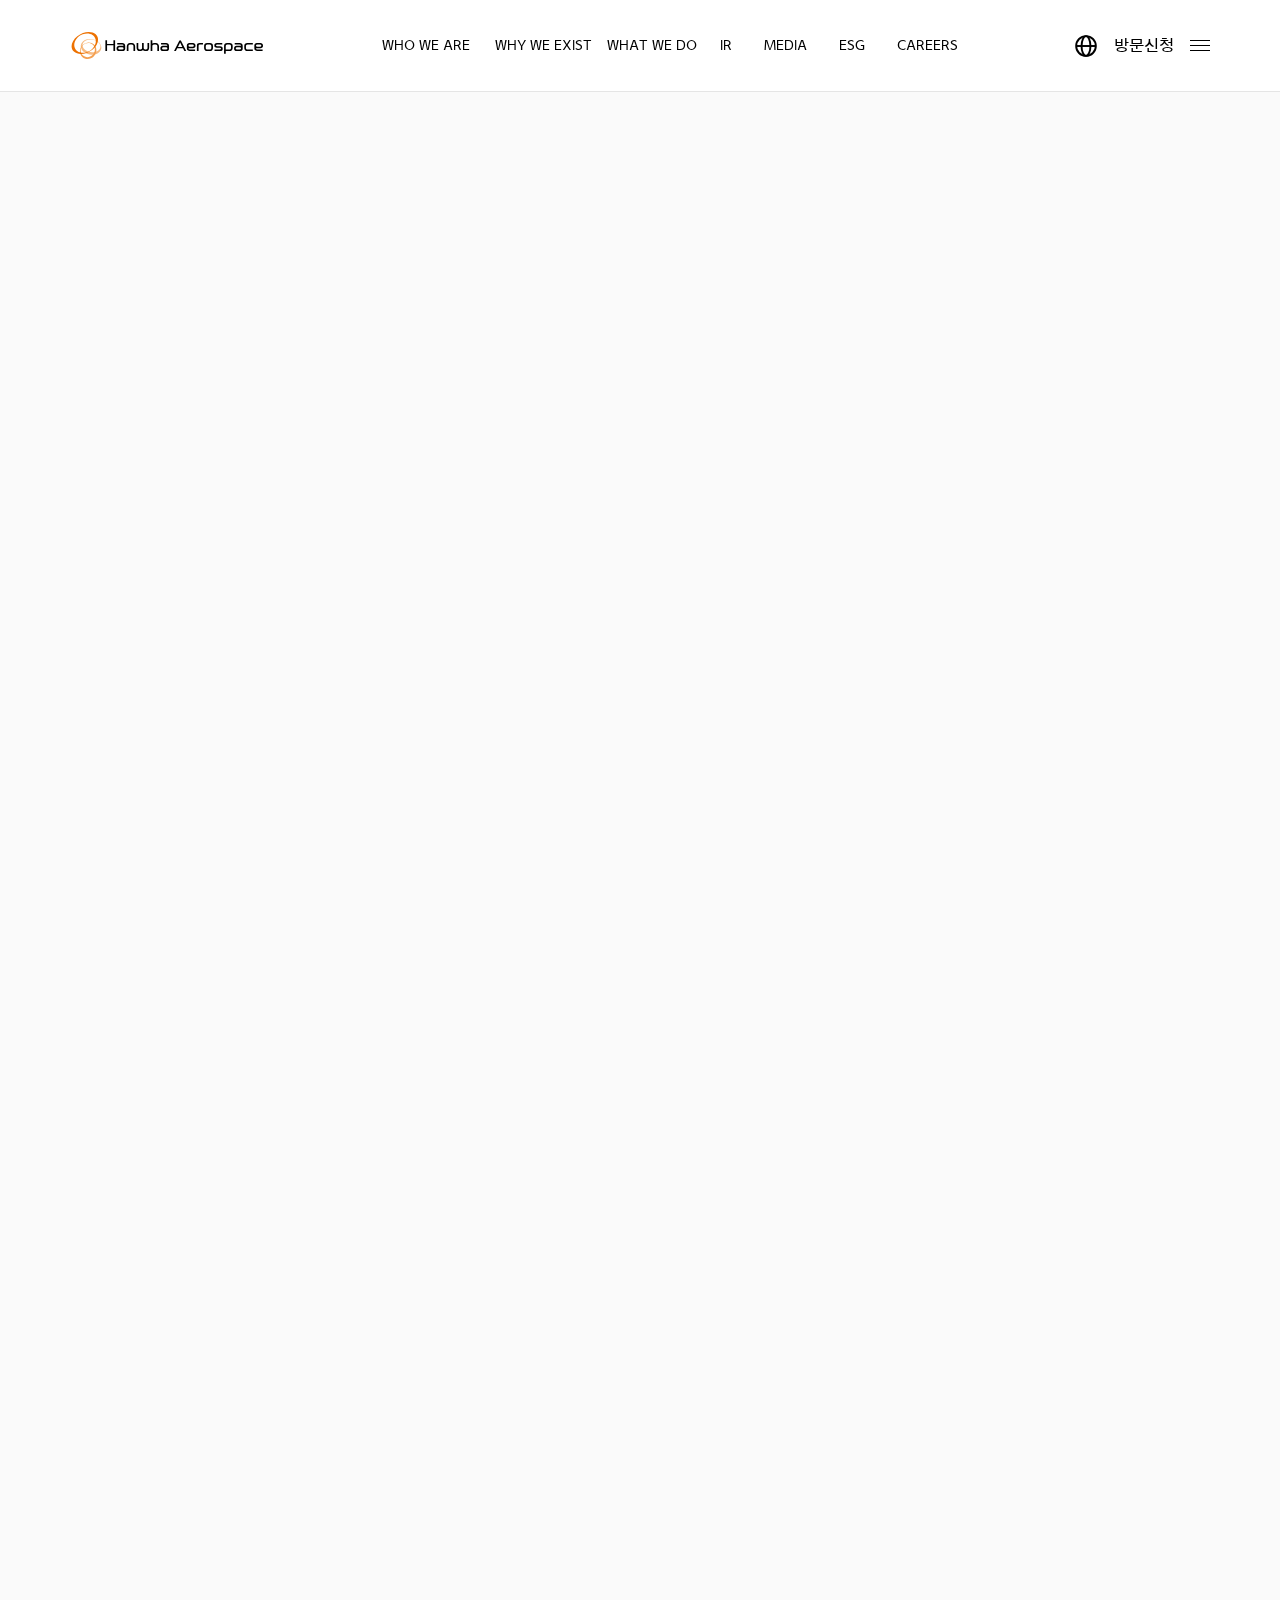
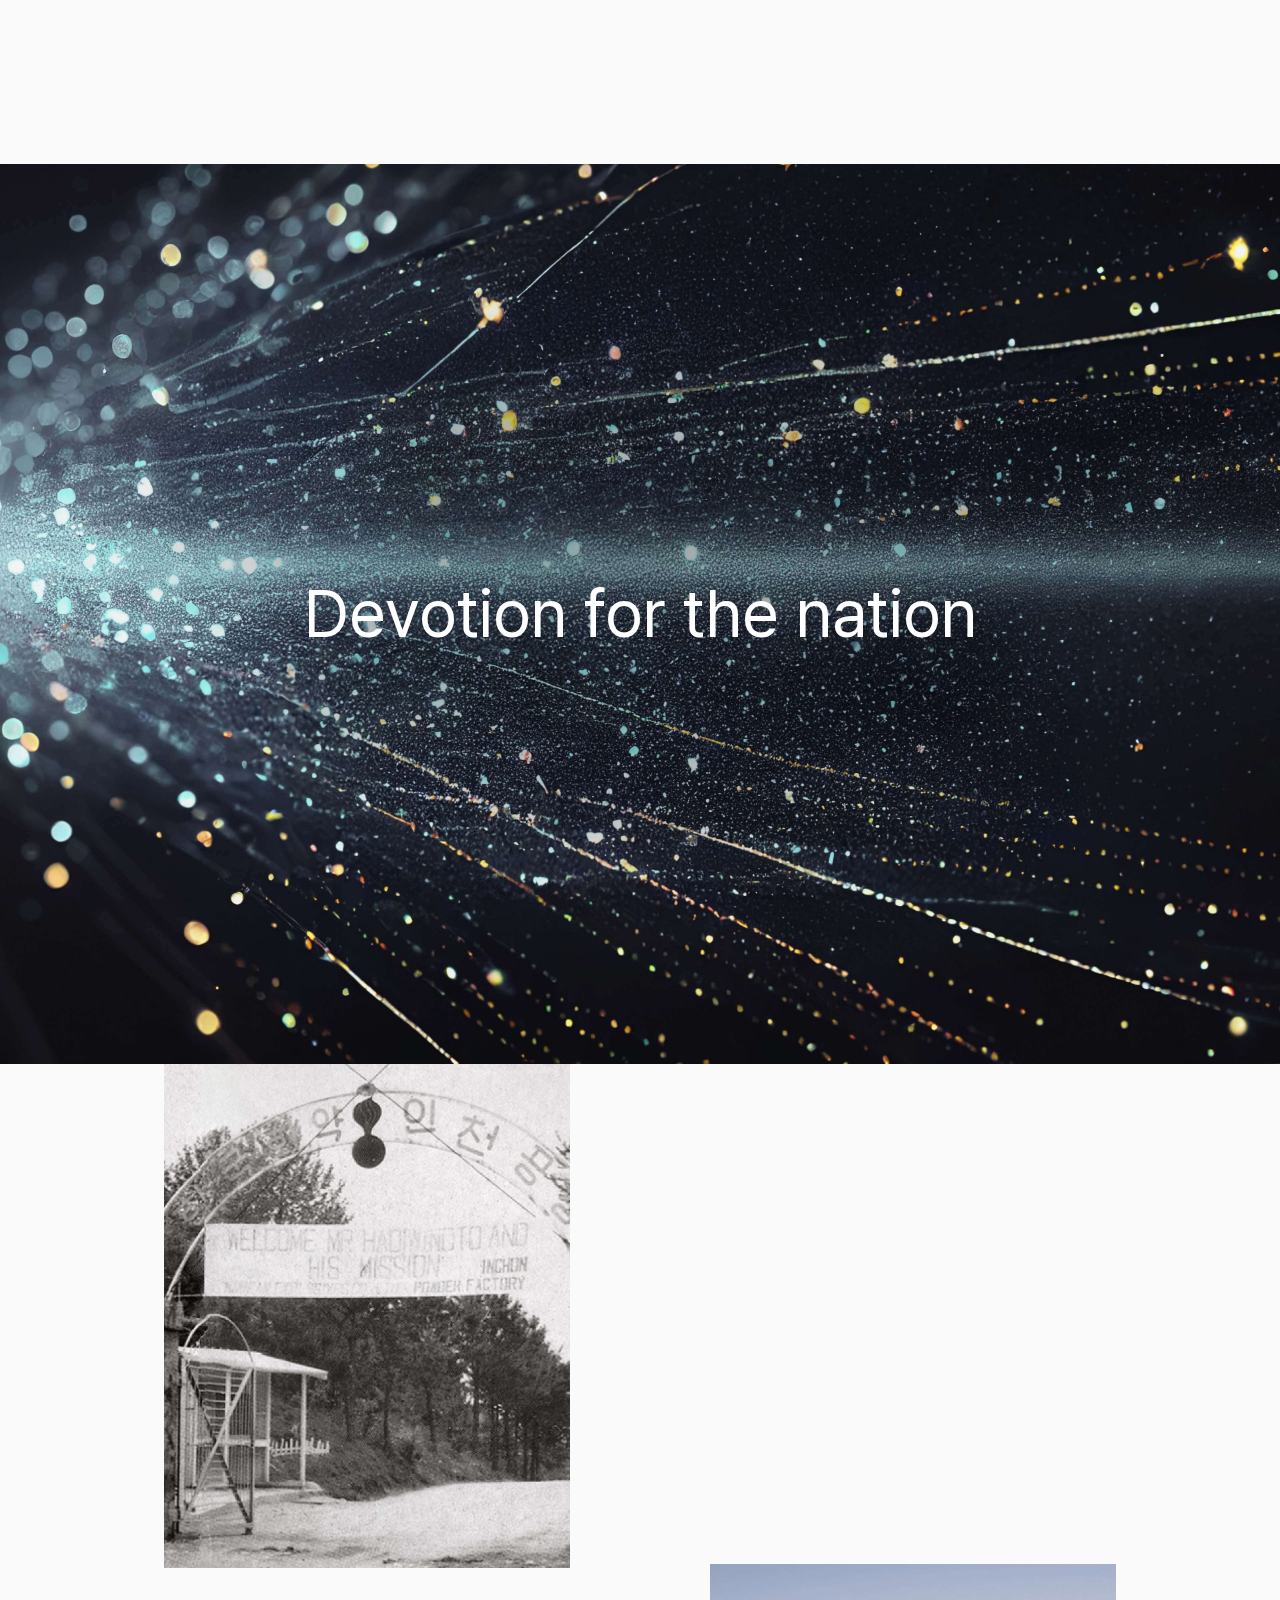
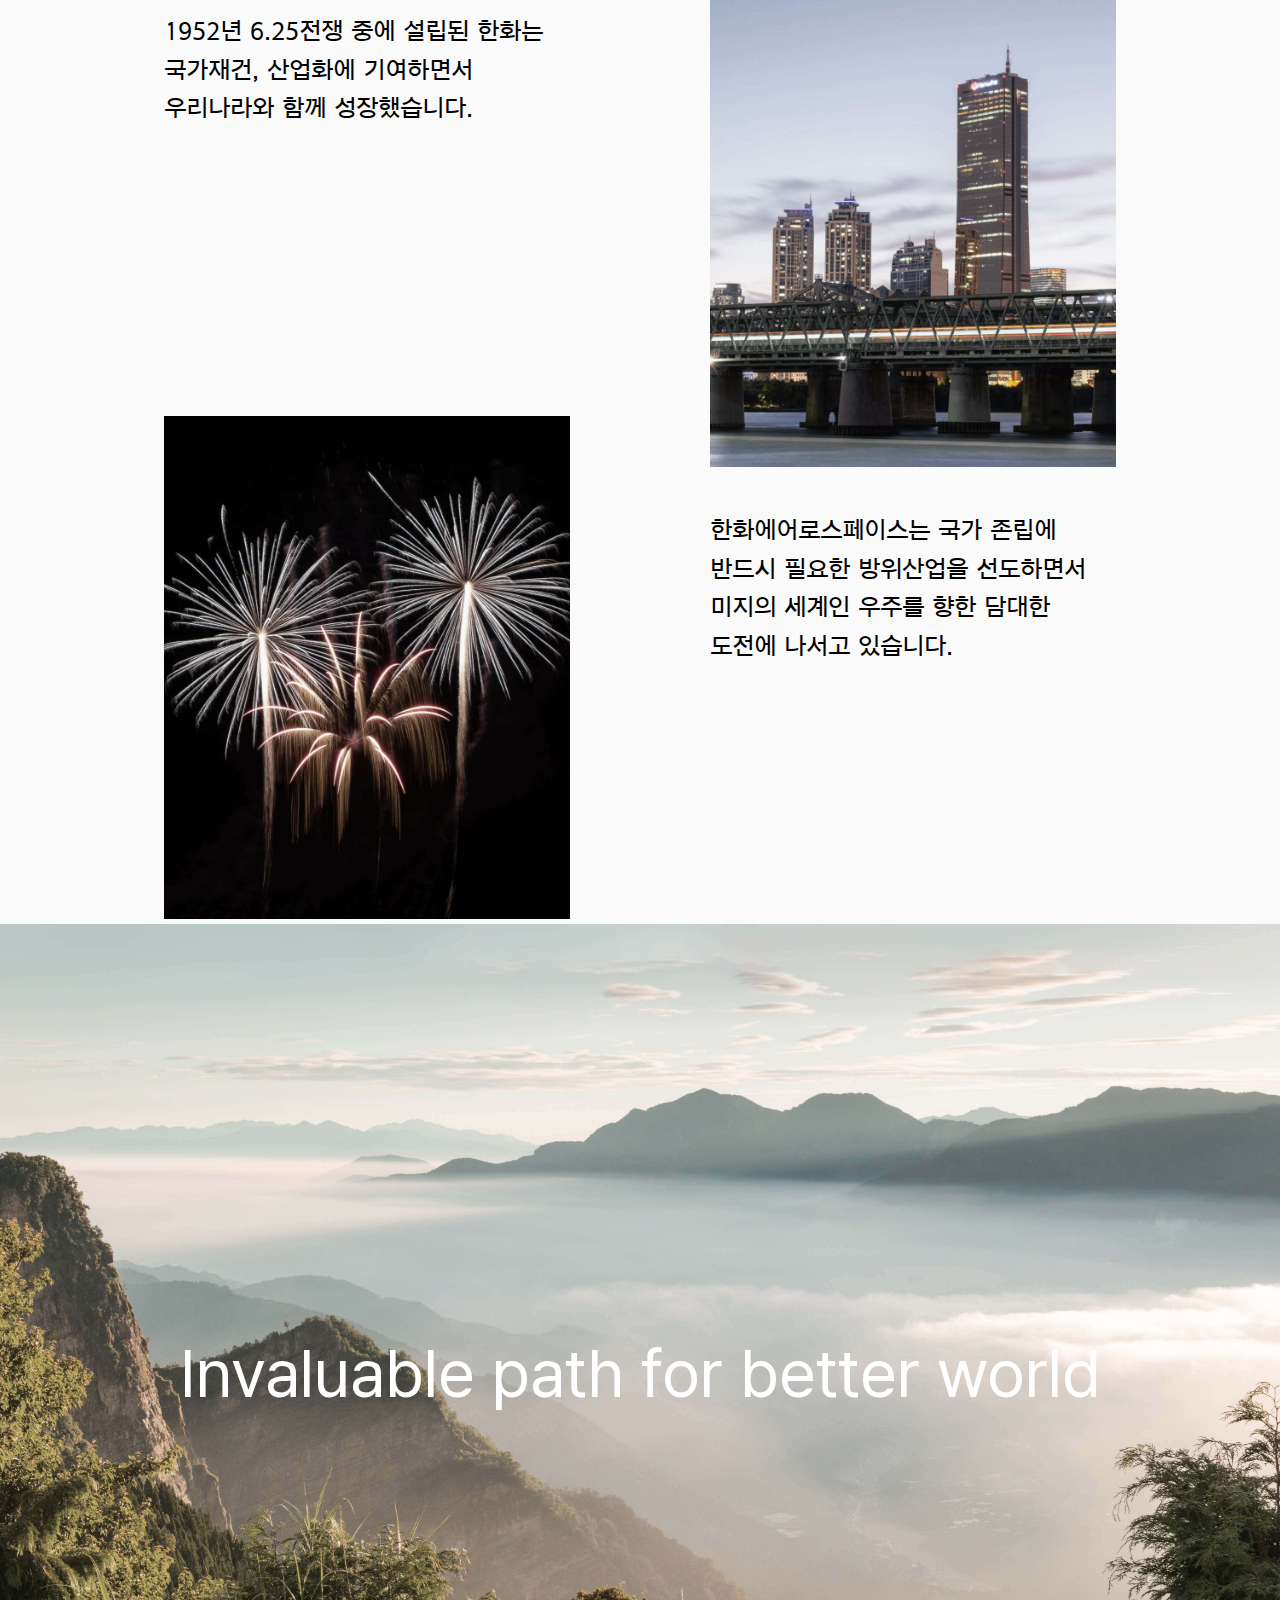
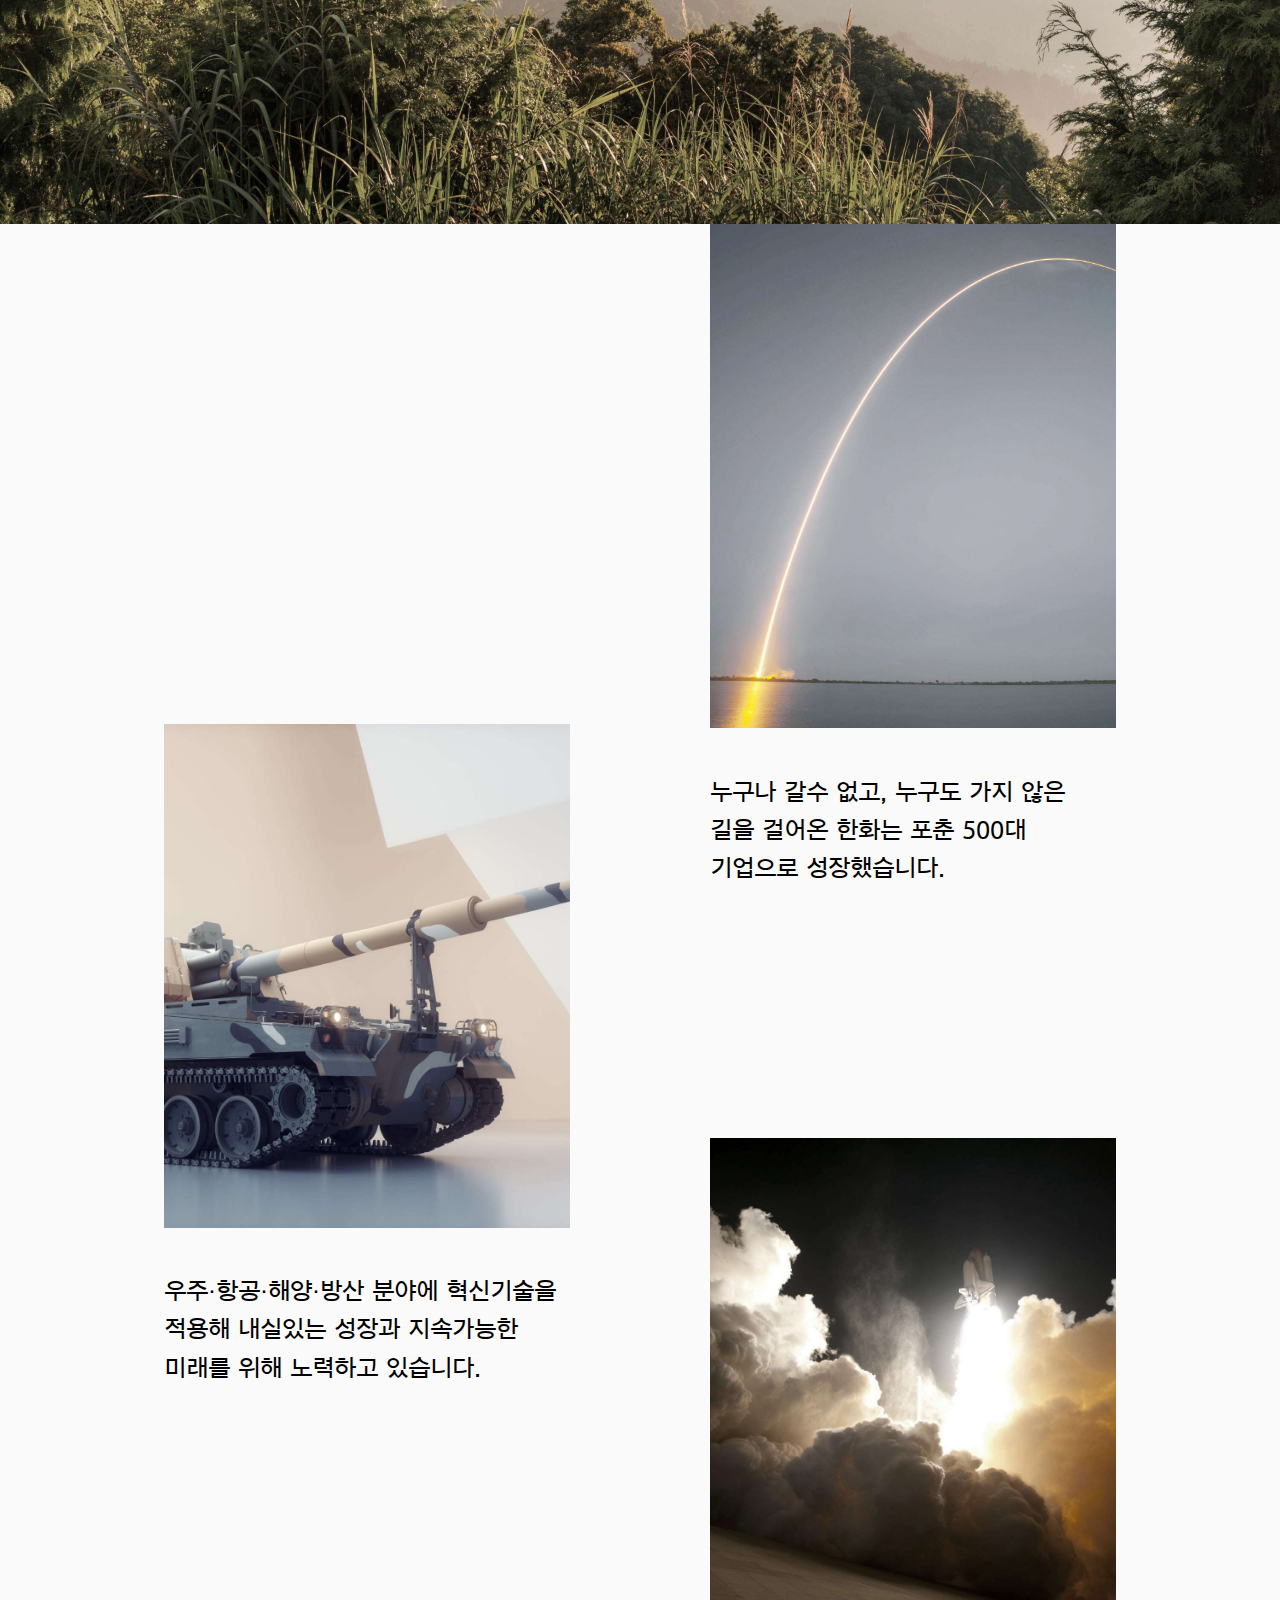
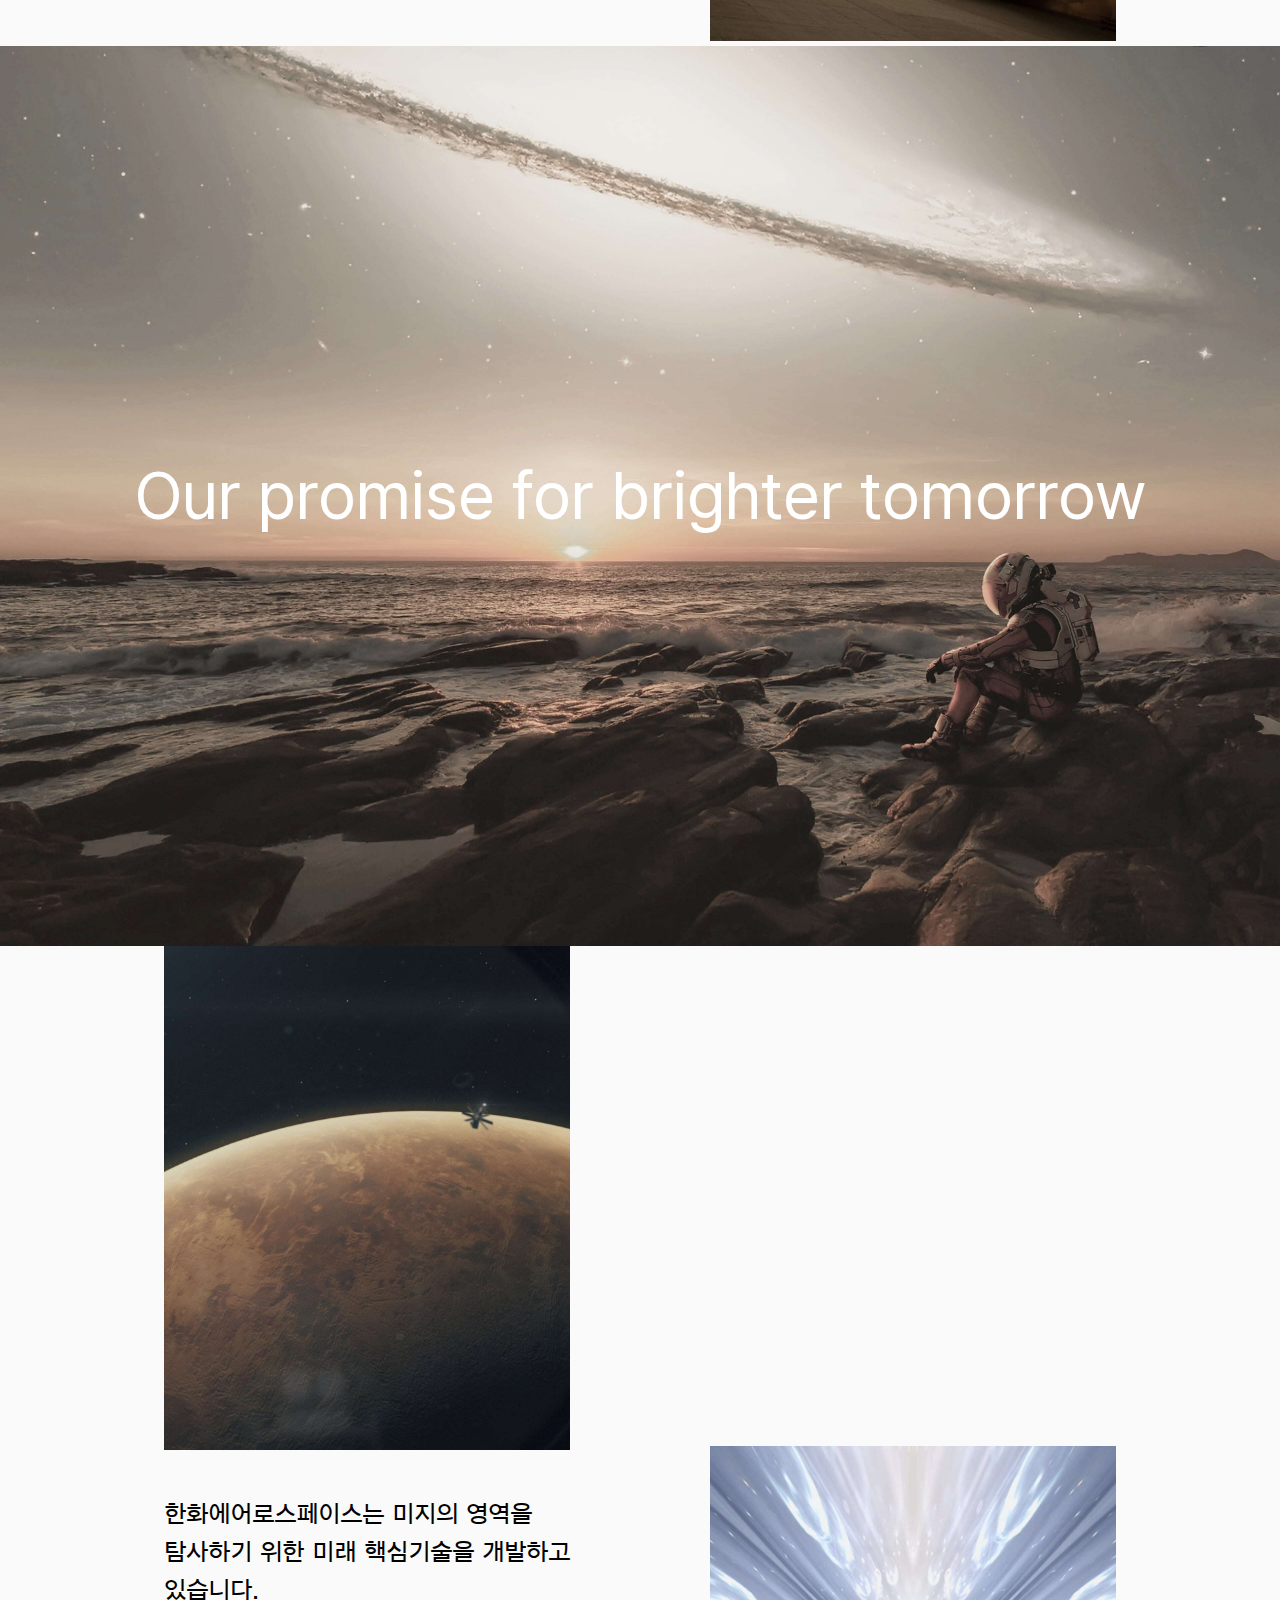
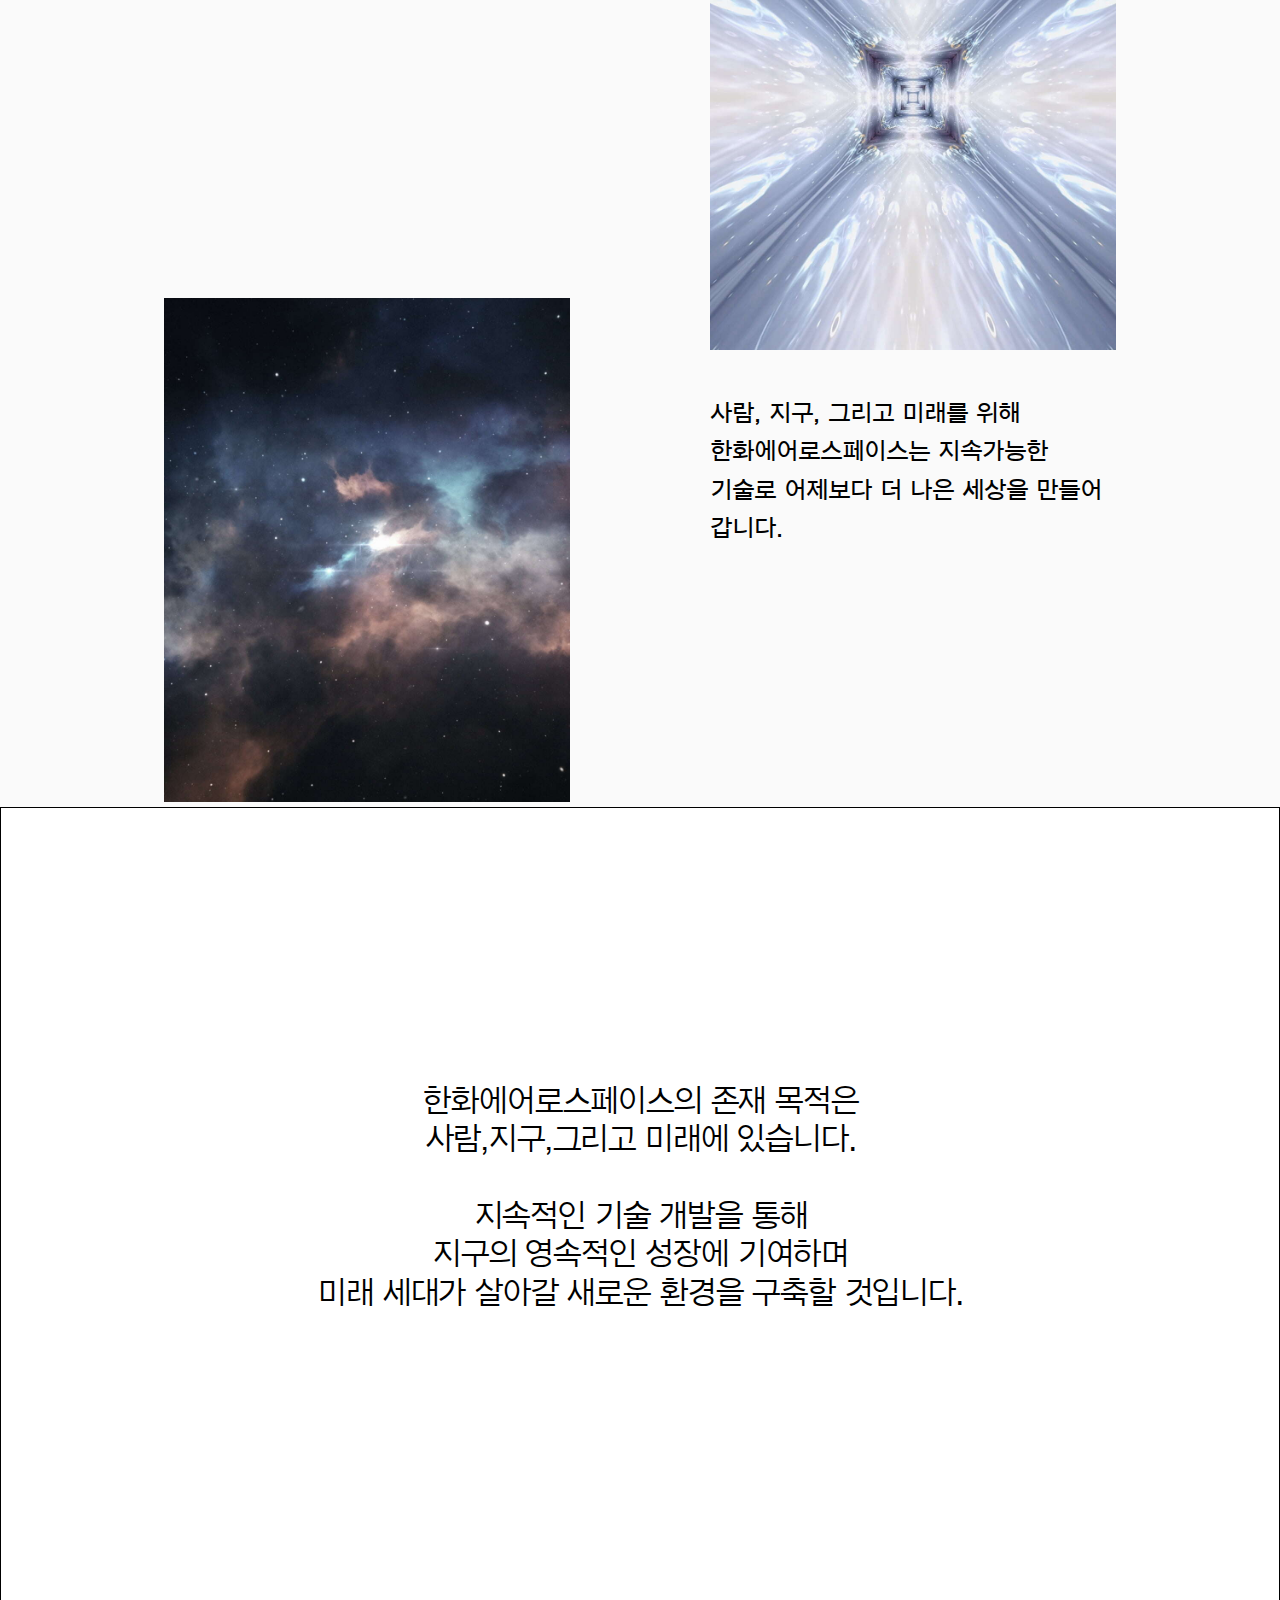
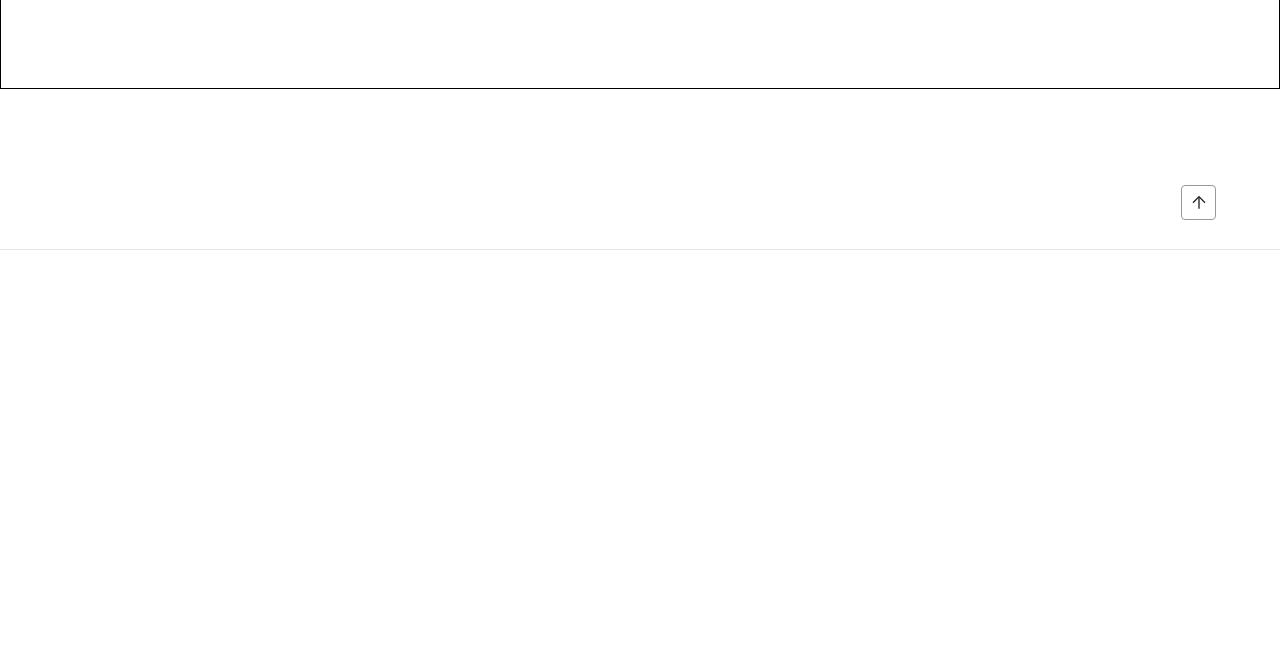
<file: hanwha/html/sub_1.html>
<!DOCTYPE html>
<html lang="ko">
<head>
  <meta charset="UTF-8">
  <meta http-equiv="X-UA-Compatible" content="IE=edge">
  <meta name="viewport" content="width=device-width, initial-scale=1.0">
  <title>Why We Exist</title>
  <script src="../inc/pub_include.js"></script>
  <script>include.scripts();</script>
  <script>include.style();</script>  
</head>
<body>
  <div id="wrap">
    <!-- header -->
    <script>include.header();</script>
    <!--// header -->
    
    <!-- sub_menu -->
    <div class="sub_menu type_white">
      <ul class="inner">
        <li data-anchor="secDevotion">01.DEVOTION FOR THE NATION</li>
        <li data-anchor="secWorld">02.INVALUABLE PATH FOR BETTER WORLD</li>
        <li data-anchor="secTomorrow">03.OUR PROMISE FOR BRIGHTER TOMORROW</li>
      </ul>
    </div>
    <!-- //sub_menu -->
    <!-- container -->
    <main id="container" class="sub_exist">
      <!-- section -->
      <section class="sec_intro">
        <div class="scroll_bg"></div>
        <div class="slogan">
          <h2 class="inner">
            <span class="fadeUp active">Sustainable<span class="br_mo">&nbsp;</span>technologies</span><br>
            <span class="fadeUp active">for our future<span class="br_mo">&nbsp;</span>generations</span>
          </h2>
        </div>
        <div class="parallax fadeUp active">
          <div class="parallax_img"></div>
          <p class="txt_slogan">
            한화에어로스페이스의 존재 목적은<br>
            사람, 지구 그리고 미래에 있습니다.<br><br>
            혁신기술로 사람간의 거리를 좁히고<br>
            지구의 지속적인 성장에 기여하며 다음 세대를 위한<br>
            미래를 준비합니다.
          </p>
        </div>
      </section>
      <!-- // section -->
      <!-- section -->
      <section id="secDevotion" class="sec_devotion">
        <div class="parallax">
          <div class="parallax_img"></div>
          <h2>Devotion for the nation</h2><!-- 66px -->
        </div>
        <div class="inner">
          <ul class="article_list">
            <li>
              <img src="../resources/images/exsist/img1-1.jpg" alt>
              <p class="fadeUp mo_action">1952년 6.25전쟁 중에 설립된 한화는 국가재건, 산업화에 기여하면서 우리나라와 함께 성장했습니다.</p>
            </li>
            <li>
              <img src="../resources/images/exsist/img1-2.jpg" alt>
              <p class="fadeUp mo_action">한화에어로스페이스는 국가 존립에 반드시 필요한 방위산업을 선도하면서 미지의 세계인 우주를 향한 담대한 도전에 나서고 있습니다.</p>
            </li>
            <li>
              <img src="../resources/images/exsist/img1-3.jpg" alt>
            </li>
          </ul>
        </div>
      </section>
      <!-- // section -->      
      <!-- section -->
      <section id="secWorld" class="sec_world">
        <div class="parallax">
          <div class="parallax_img"></div>
          <h2>Invaluable path for better world</h2><!-- 66px -->
        </div>
        <div class="inner">
          <ul class="article_list reverse">
            <li>
              <img src="../resources/images/exsist/img2-2.jpg" alt>
              <p class="fadeUp mo_action">우주·항공·해양·방산 분야에 혁신기술을 적용해 내실있는 성장과 지속가능한 미래를 위해 노력하고 있습니다.</p>
            </li>
            <li>
              <img src="../resources/images/exsist/img2-1.jpg" alt>
              <p class="fadeUp mo_action">누구나 갈수 없고, 누구도 가지 않은 길을 걸어온 한화는 포춘 500대 기업으로 성장했습니다.</p>
            </li>
            <li>
              <img src="../resources/images/exsist/img2-3.jpg" alt>
            </li>
          </ul>
        </div>
      </section>
      <!-- // section -->      
      <!-- section -->
      <section id="secTomorrow" class="sec_tomorrow">
        <div class="parallax">
          <div class="parallax_img"></div>
          <h2>Our promise for brighter tomorrow</h2><!-- 66px -->
        </div>
        <div class="inner">
          <ul class="article_list">
            <li>
              <img src="../resources/images/exsist/img3-1.jpg" alt>
              <p class="fadeUp mo_action">한화에어로스페이스는 미지의 영역을 탐사하기 위한 미래 핵심기술을 개발하고 있습니다.</p>
            </li>
            <li>
              <img src="../resources/images/exsist/img3-2.jpg" alt>
              <p class="fadeUp mo_action">사람, 지구, 그리고 미래를 위해 한화에어로스페이스는 지속가능한 기술로 어제보다 더 나은 세상을 만들어 갑니다.</p>
            </li>
            <li>
              <img src="../resources/images/exsist/img3-3.jpg" alt>
            </li>
          </ul>
        </div>
      </section>
      <!-- // section -->      
      <!-- section -->
      <section class="sec_closing">
        <div class="parallax">
          <div class="inner">
            <p class="txt_slogan txt_center">
              한화에어로스페이스의 존재 목적은<br>
              사람,지구,그리고 미래에 있습니다.<br><br>
              지속적인 기술 개발을 통해<br>
              지구의 영속적인 성장에 기여하며<br>
              미래 세대가 살아갈 새로운 환경을 구축할 것입니다.
            </p>
          </div>
        </div>
        <div class="marquee_wrap fadeRight">
          <div class="marquee">
            <div class="marquee_group">
              <a href="#"><img src="../resources/images/main/partner-01.jpg" alt=""></a>
              <a href="#"><img src="../resources/images/main/partner-02.jpg" alt=""></a>
              <a href="#"><img src="../resources/images/main/partner-03.jpg" alt=""></a>
              <a href="#"><img src="../resources/images/main/partner-04.jpg" alt=""></a>
              <a href="#"><img src="../resources/images/main/partner-05.jpg" alt=""></a>
              <a href="#"><img src="../resources/images/main/partner-06.jpg" alt=""></a>
            </div>
          </div>
        </div>
      </section>
      <!-- // section -->
      
    </main>
    <!-- // #container -->
      
    <!-- footer -->
    <script>include.footer();</script>
    <!-- // footer -->
  </div>
  <!-- // #wrap -->
  <script>
  document.addEventListener("DOMContentLoaded", (event) => {
    window.addEventListener("resize", function () {
      ScrollTrigger.update()
    })
     //Main Scroll Interaction
    gsap.registerPlugin(ScrollTrigger);
    let ftH
    let timer;
    let g_footer;
    $(window).on('resize', function(){
      clearTimeout(timer);
      timer = setTimeout(function(){
        footerGsap()
        //console.log('timer'+ ftH);
      }, 200);
    });  
    footerGsap();
    function footerGsap() {
      g_footer = gsap.to('#container', {
        scrollTrigger: {
          trigger: '.sec_partners',
          start: "bottom bottom",
          end:() => `bottom-=${ftH} bottom-=${ftH}`,
          //markers: true,
          scrub: 1,
        },
        y: - ftH,
      })
      ftH = $('footer').innerHeight();
      //console.log(g_footer.scrollTrigger);
      g_footer.scrollTrigger.update()
    }
  });
  </script>
  <script>
     gsap.registerPlugin(ScrollTrigger);
    //예)) start: "20px 80%" 트리거는 (트리거의 머리로부터 20px 밑에/ 최상단으로부터 80%(밑에서부터 20%))
    //예)) end: "bottom 100px" 트리거는 (트리거의 바닥/최상단으로부터 100px 밑)
    //예)) end: "+=300" ( 바닥으로부터 300px 밑 /start의 뷰포트위치와 합쳐짐)

    const g1 = gsap.to(".sec_intro .parallax", {
      width:'100%',
      scrollTrigger: {
        trigger: ".sec_intro .parallax",
        start: "top bottom",
        end:"top top",
        scrub: true,
      },
    });
    const g2 = gsap.to(".sec_intro .slogan", {
      yPercent: 100,
      ease: "none",
      duration: 1,
      scrollTrigger: {
        trigger: ".sec_intro .parallax",
        start: "top bottom", 
        scrub: true,
      },  
    });
    const g3 = gsap.to(".sec_intro .scroll_bg", {
      opacity:0.4,
      scrollTrigger: {
        trigger: ".sec_intro",
        start: "top top",
        end:"bottom bottom",
        scrub: true,
      },
    });
    const g4 = gsap.utils.toArray('.parallax_img');
    g4.forEach((item, i) => {
      gsap.to(item, {
        scrollTrigger: {
        trigger: item,
        start: "top top",
        scrub: true,
      },
      yPercent: 50,
      ease: "none",
      })
    });
    const g5 = gsap.utils.toArray('.article_list li');
    g5.forEach((item, i) => {
      gsap.to(item, {
        scrollTrigger: {
        trigger: item,
        start: "top bottom",
        scrub: true,
      },
      yPercent: -50,
      ease: "none",
      })
    });
    const g6 = $(".sec_closing .fadeRight");
    gsap.to(g6, {
      scrollTrigger: {
        trigger: ".sec_closing",
        start: "top center",
        end: "top center",
        onEnter:function(){
          g6.addClass('active');
        }, 
      },
    });
    const g7 = gsap.to(".sec_closing .parallax .inner", {
      yPercent:-80,
      scrollTrigger: {
        trigger: ".sec_tomorrow",
        start: "bottom center",
        end:"bottom top",
        scrub: true,      
        // markers: {
        //   startColor: 'blue',
        //     endColor: 'black',
        //     fontSize: '1rem',
        //     indent: 200
        // }
      },
    });

  </script>
</body>
</html>
</file>
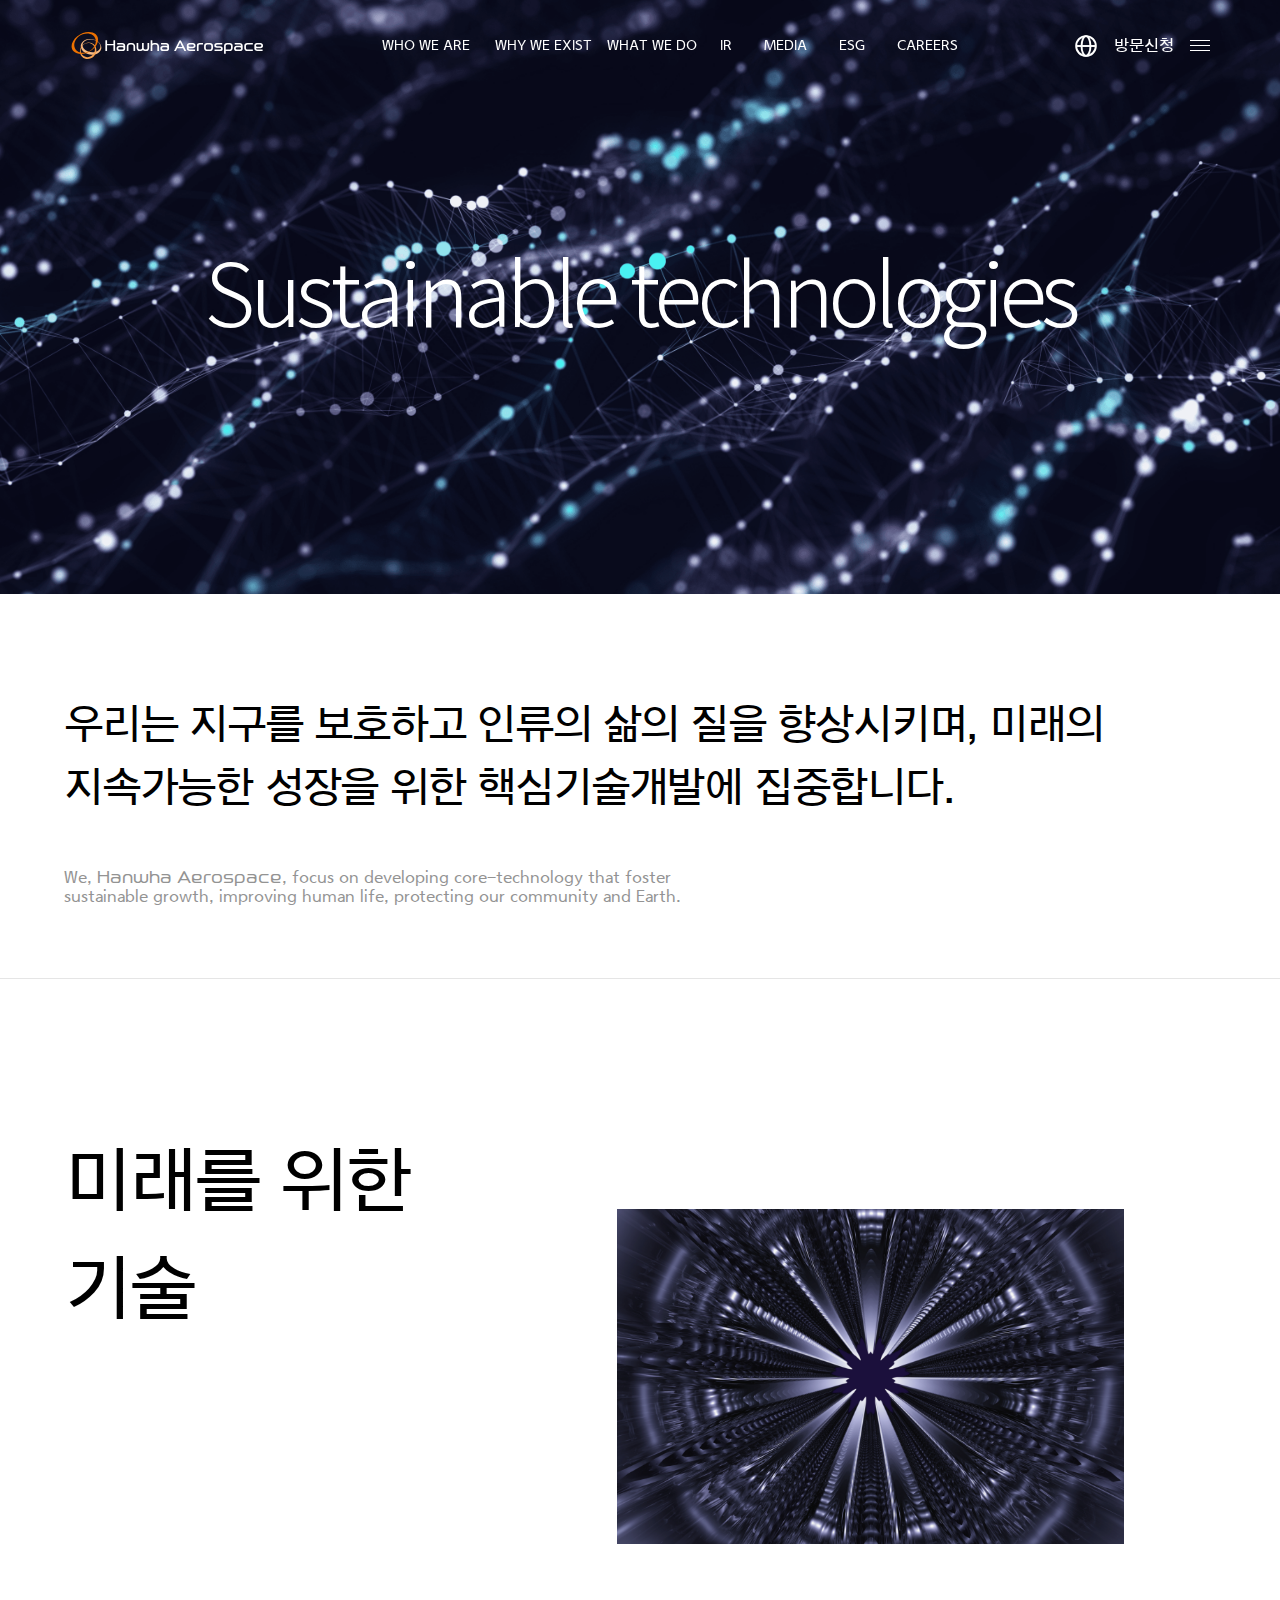
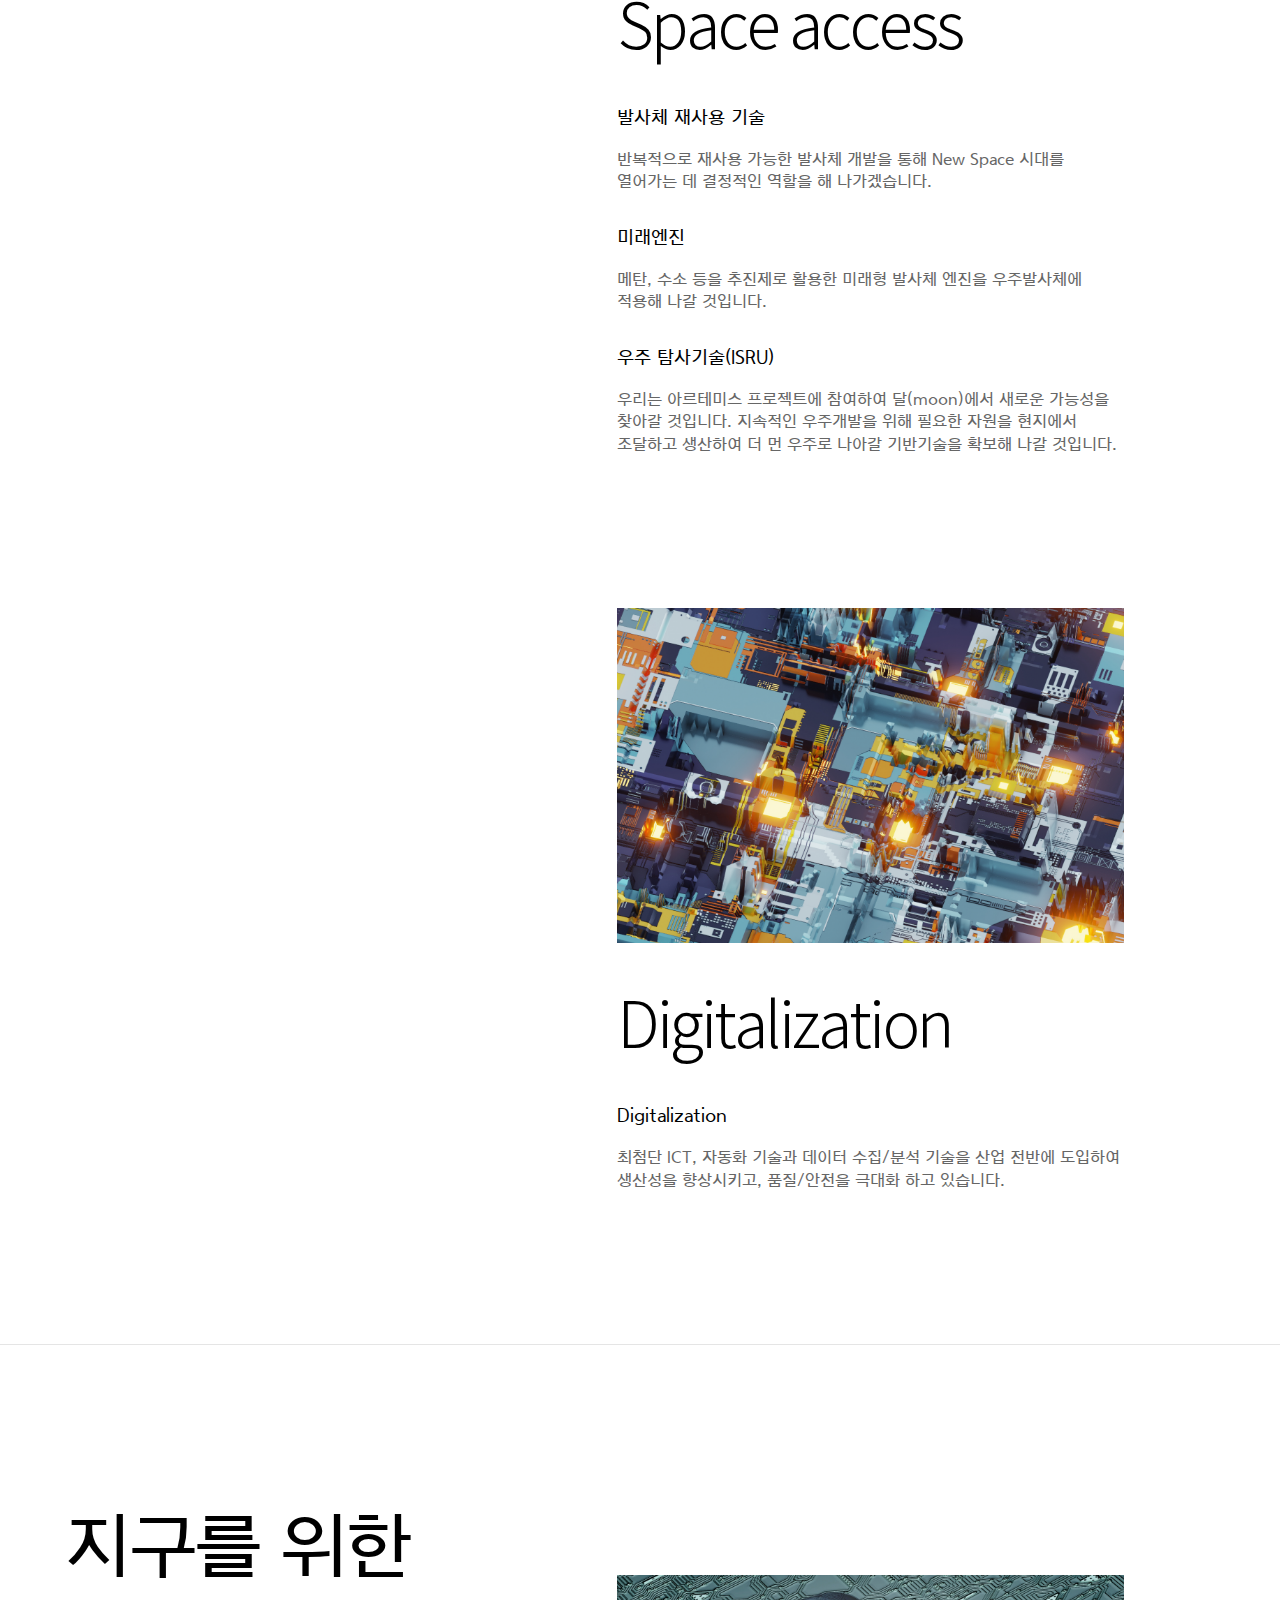
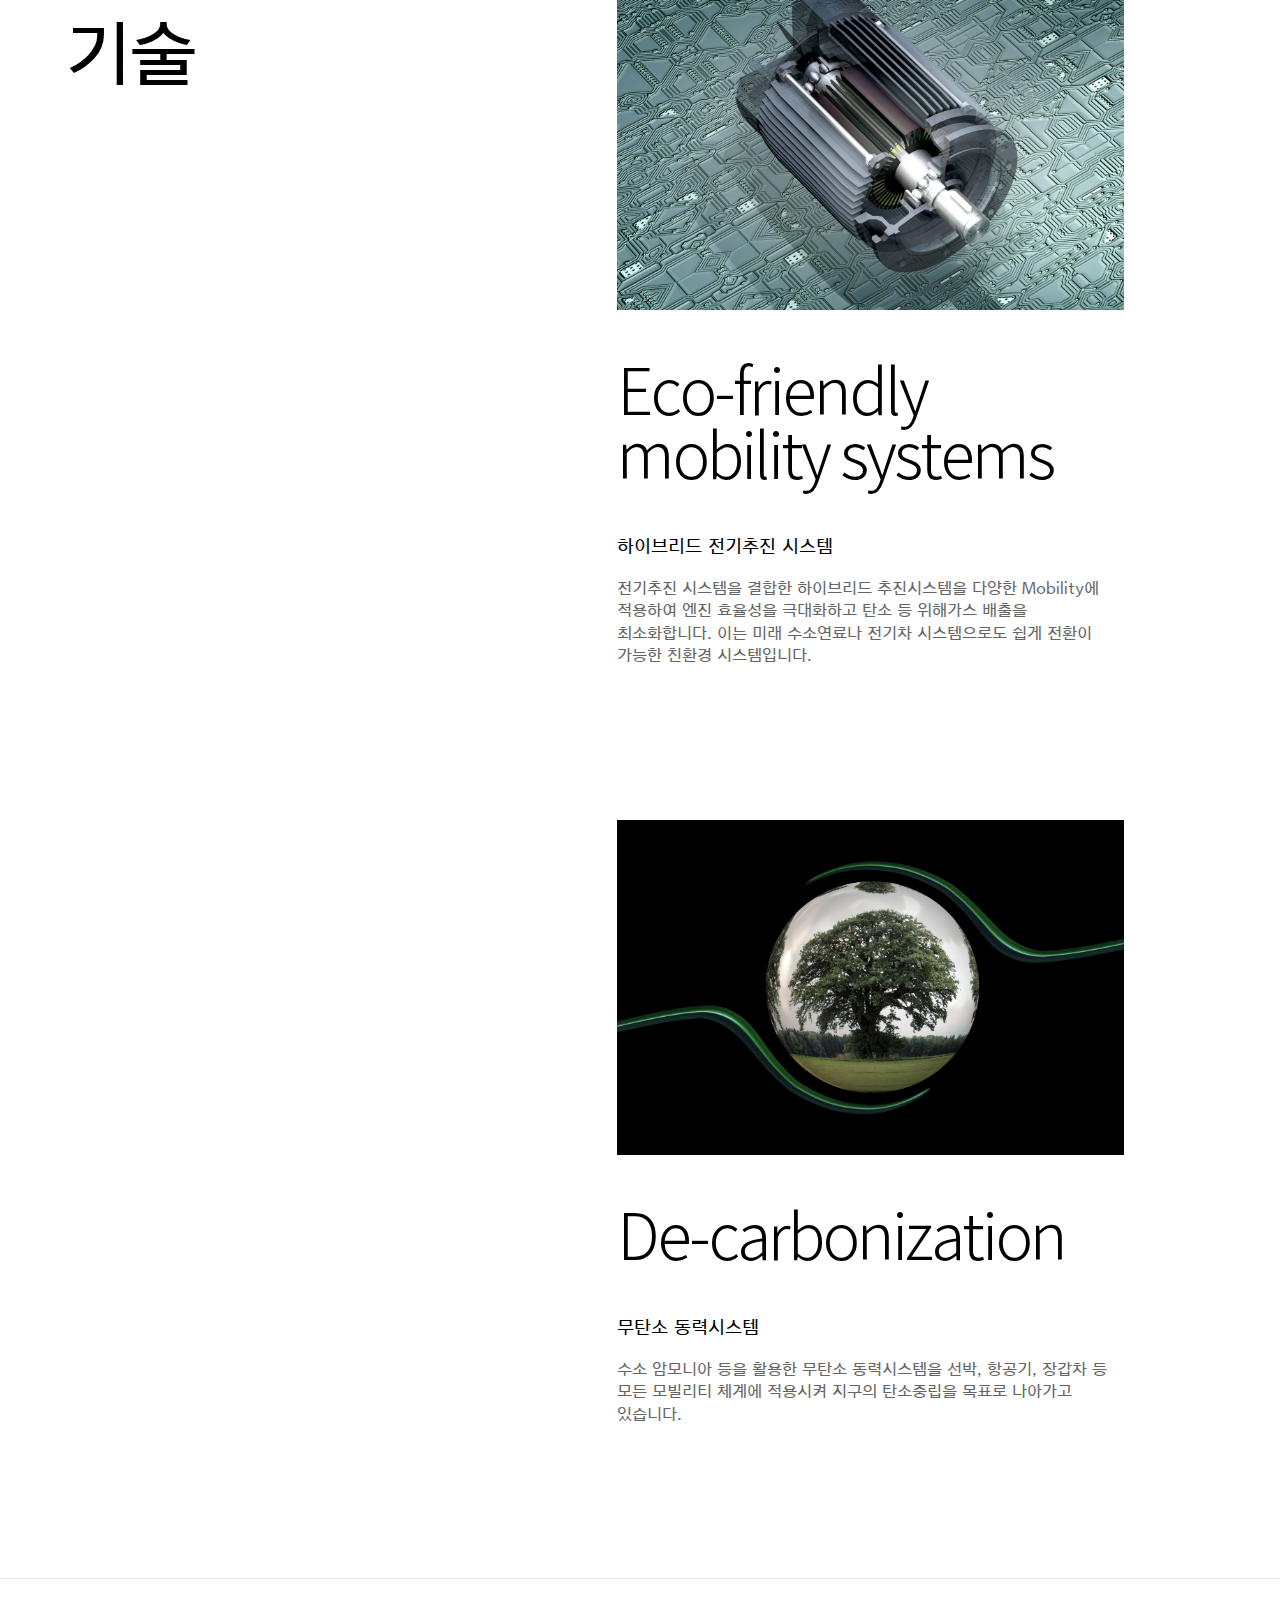
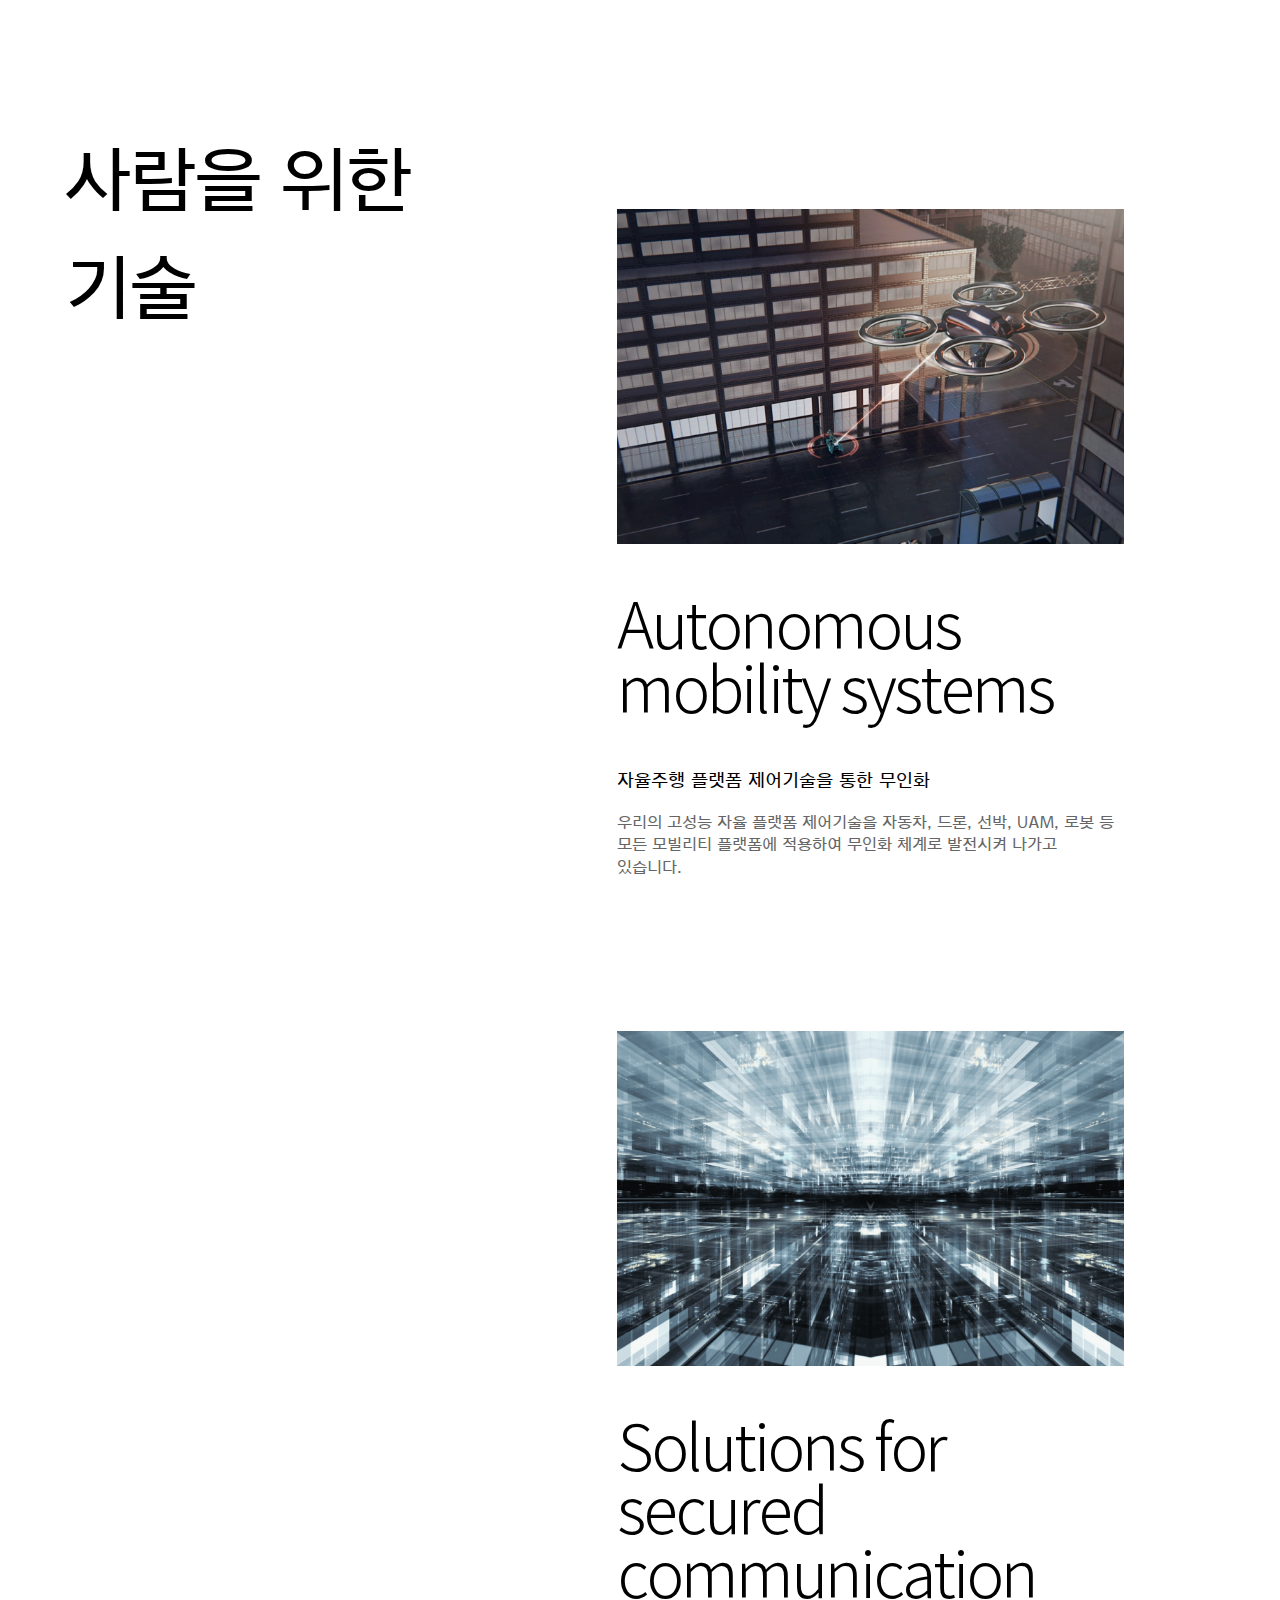
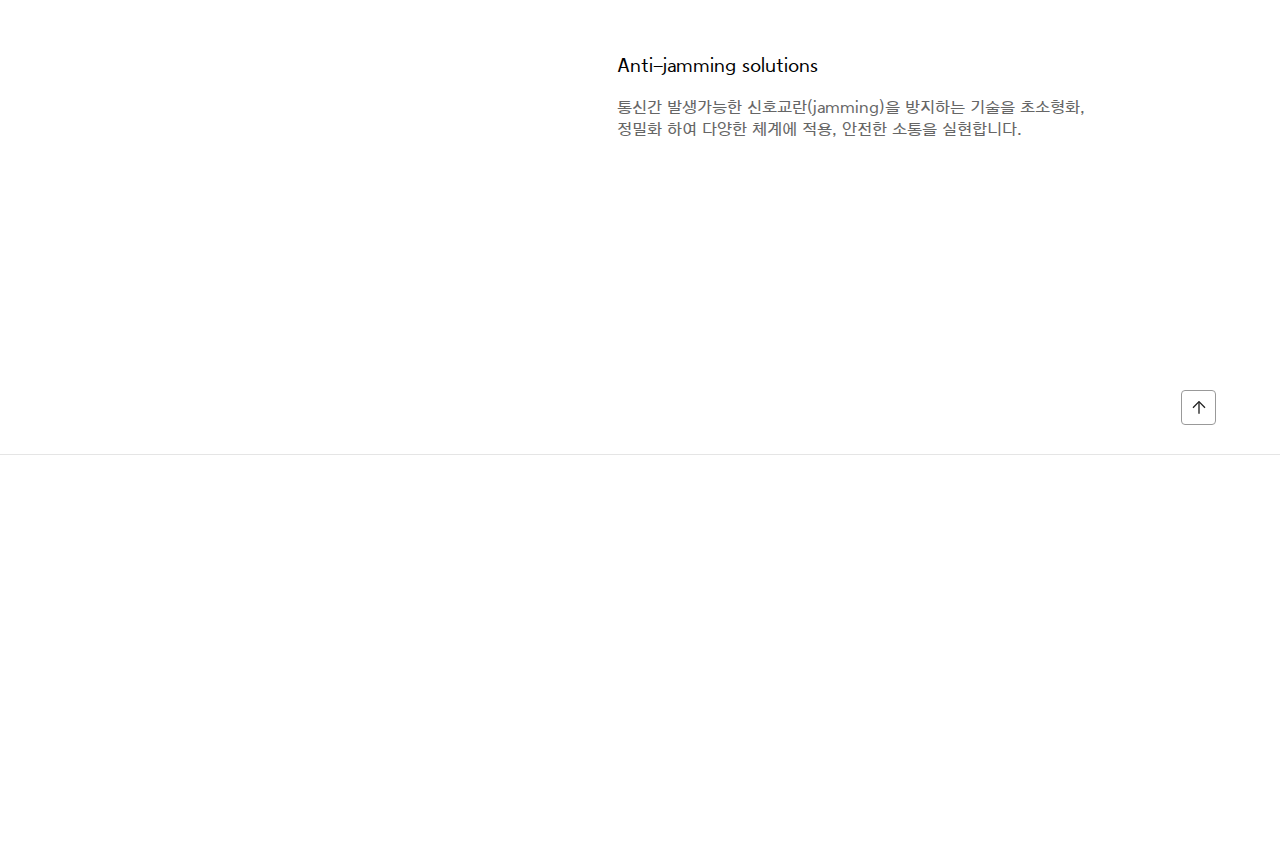
<file: hanwha/html/sub_2.html>
<!DOCTYPE html>
<html lang="ko">
<head>
  <meta charset="UTF-8">
  <meta http-equiv="X-UA-Compatible" content="IE=edge">
  <meta name="viewport" content="width=device-width, initial-scale=1.0">
  <title>Sustainable technologies</title>
  <script src="../inc/pub_include.js"></script>
  <script>include.scripts();</script>
  <script>include.style();</script> 
</head>
<body>
  <div id="wrap">
    <!-- header -->
    <script>include.header();</script>
    <!--// header -->

    <!-- container -->
    <main id="container" class="sub_sustain">

      <section class="sec_intro">
        <div class="parallax">
          <h2>Sustainable technologies</h2>
        </div>
      </section>

      <section class="sec_slogan">
        <div class="inner">
          <h3>우리는 지구를 보호하고 인류의 삶의 질을 향상시키며, 미래의 지속가능한 성장을 위한 핵심기술개발에 집중합니다.</h3>
          <p>We, <em class="font_hanwha">Hanwha Aerospace</em>, focus on developing core-technology that foster sustainable growth, improving human life, protecting our community and Earth.</p>
        </div>
      </section>

      <!-- section -->
      <section class="sec_sticky">
        <div class="inner">
          <div class="stick_box">
            <h3>미래를 위한<br>기술</h3>
          </div>
          <ul>
            <li>
              <img src="../resources/images/sustain/img_sustain_content_01.png" alt>
              <h4>Space access</h4>
              <p class="tit">발사체 재사용 기술</p>
              <p class="desc">반복적으로 재사용 가능한 발사체 개발을 통해 New Space 시대를 열어가는 데 결정적인 역할을 해 나가겠습니다.</p>
              <p class="tit">미래엔진</p>
              <p class="desc">메탄, 수소 등을 추진제로 활용한 미래형 발사체 엔진을 우주발사체에 적용해 나갈 것입니다.</p>
              <p class="tit">우주 탐사기술(ISRU)</p>
              <p class="desc">우리는 아르테미스 프로젝트에 참여하여 달(moon)에서 새로운 가능성을 찾아갈 것입니다. 지속적인 우주개발을 위해 필요한 자원을 현지에서
                조달하고 생산하여 더 먼 우주로 나아갈 기반기술을 확보해 나갈 것입니다.</p>
            </li>
            <li>
              <img src="../resources/images/sustain/img_sustain_content_02.png" alt>
              <h4>Digitalization</h4>
              <p class="tit">Digitalization</p>
              <p class="desc">최첨단 ICT, 자동화 기술과 데이터 수집/분석 기술을 산업 전반에 도입하여 생산성을 향상시키고, 품질/안전을 극대화 하고 있습니다.</p>
            </li>
          </ul>
        </div>
      </section>
      <!-- // section -->
      <!-- section -->
      <section class="sec_sticky">
        <div class="inner">
          <div class="stick_box">
            <h3>지구를 위한<br>기술</h3>
          </div>
          <ul>
            <li>
              <img src="../resources/images/sustain/img_sustain_content_03.png" alt>
              <h4>Eco-friendly mobility systems</h4>
              <p class="tit">하이브리드 전기추진 시스템</p>
              <p class="desc">전기추진 시스템을 결합한 하이브리드 추진시스템을 다양한 Mobility에 적용하여 엔진 효율성을 극대화하고 탄소 등 위해가스 배출을 최소화합니다. 이는 미래 수소연료나 전기차 시스템으로도 쉽게 전환이 가능한 친환경 시스템입니다.</p>
            </li>
            <li>
              <img src="../resources/images/sustain/img_sustain_content_04.png" alt>
              <h4>De-carbonization</h4>
              <p class="tit">무탄소 동력시스템</p>
              <p class="desc">수소 암모니아 등을 활용한 무탄소 동력시스템을 선박, 항공기, 장갑차 등 모든 모빌리티 체계에 적용시켜 지구의 탄소중립을 목표로 나아가고 있습니다.</p>
            </li>
          </ul>
        </div>
      </section>
      <!-- // section -->
      <!-- section -->
      <section class="sec_sticky">
        <div class="inner">
          <div class="stick_box">
            <h3>사람을 위한<br>기술</h3>
          </div>
          <ul>
            <li>
              <img src="../resources/images/sustain/img_sustain_content_05.png" alt>
              <h4>Autonomous mobility systems</h4>
              <p class="tit">자율주행 플랫폼 제어기술을 통한 무인화</p>
              <p class="desc">우리의 고성능 자율 플랫폼 제어기술을 자동차, 드론, 선박, UAM, 로봇 등 모든 모빌리티 플랫폼에 적용하여 무인화 체계로 발전시켜 나가고 있습니다.</p>
            </li>
            <li>
              <img src="../resources/images/sustain/img_sustain_content_06.png" alt>
              <h4>Solutions for secured communication</h4>
              <p class="tit">Anti-jamming solutions</p>
              <p class="desc">통신간 발생가능한 신호교란(jamming)을 방지하는 기술을 초소형화, 정밀화 하여 다양한 체계에 적용, 안전한 소통을 실현합니다.</p>
            </li>
          </ul>
        </div>
      </section>

    </main>
    <!-- // #container -->
      
    <!-- footer -->
    <script>include.footer();</script>
    <!-- // footer -->
  </div>
  <!-- // #wrap -->
  <script>
    const supahscroll = new SupahScroll({
      el: "#wrap",
      speed: 0.1,
    });
  </script>
</body>
</html>
</file>
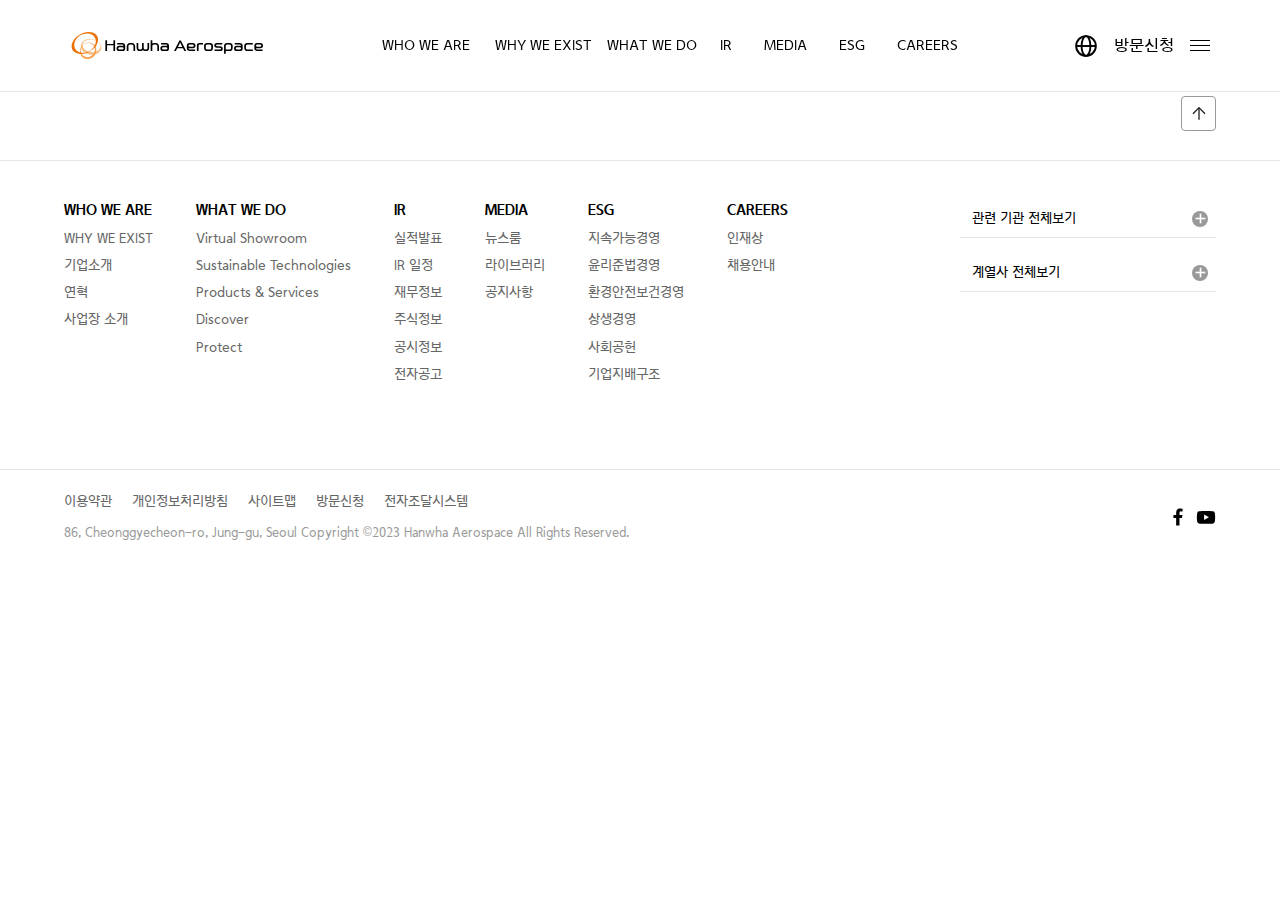
<file: hanwha/html/sub_layout.html>
<!DOCTYPE html>
<html lang="ko">
<head>
  <meta charset="UTF-8">
  <meta http-equiv="X-UA-Compatible" content="IE=edge">
  <meta name="viewport" content="width=device-width, initial-scale=1.0">
  <title>MAIN</title>
  <script src="../inc/pub_include.js"></script>
  <script src="../resources/js/jquery-3.6.0.min.js"></script>
  <script src="../resources/js/gsap.min.js"></script>
  <script src="../resources/js/ScrollTrigger.min.js"></script>
  <!-- <script src="../resources/js/smoothScroll.js"></script> -->
  <script src="../resources/js/swiper.min.js"></script>
  <script src="../resources/js/common.js"></script>
  <link rel="stylesheet" href="../resources/css/swiper.min.css">
  <link rel="stylesheet" href="../resources/css/style.css">
</head>
<body>
  <div id="wrap">
    <!-- header -->
    <script>include.header();</script>
    <!--// header -->
    
    <!-- container -->
    <main id="container">
    </main>
    <!-- // #container -->
      
    <!-- footer -->
    <script>include.footer();</script>
    <!-- // footer -->
  </div>
  <!-- // #wrap -->
</body>
</html>
</file>
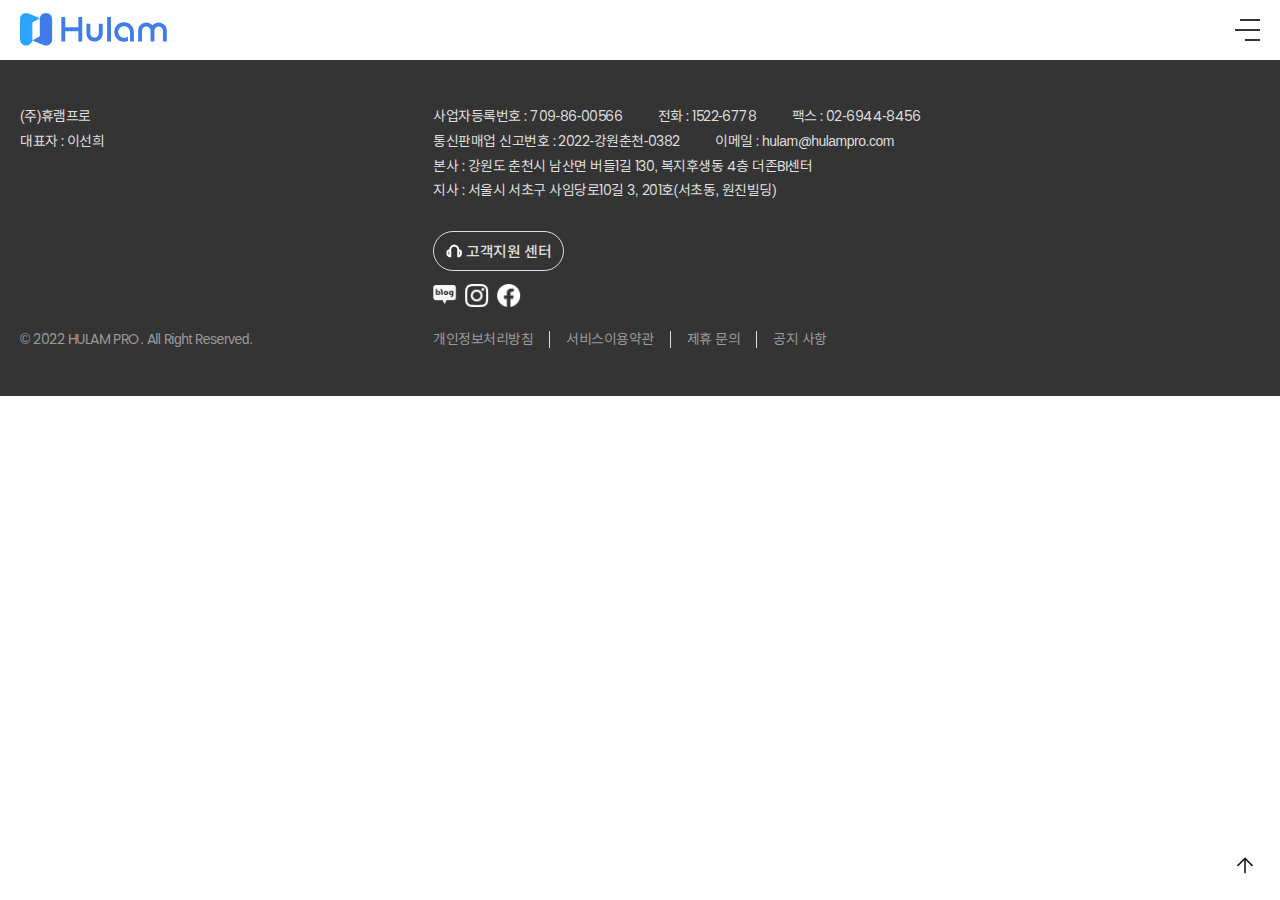
<file: hulam/html/layout.html>
<!DOCTYPE html>
<html lang="ko">
<head>
  <meta charset="UTF-8">
  <meta http-equiv="X-UA-Compatible" content="IE=edge">
  <meta name="viewport" content="width=device-width, initial-scale=1.0">
  <title>MAIN</title>
  <script src="../resources/js/jquery-3.6.0.min.js"></script>
  <script src="../resources/js/gsap.min.js"></script>
  <script src="../resources/js/ScrollTrigger.min.js"></script>
  <script src="../resources/js/swiper.min.js"></script>
  <script src="../resources/js/common.js"></script>
  <link rel="stylesheet" href="../resources/css/swiper.min.css">
  <link rel="stylesheet" href="../resources/css/style.css">
</head>
<body>
  <div id="wrap">
    <!-- header -->
    <header>
      <div class="sec_inner">
        <h1 class="h_logo">
          <a href="#"><img src="../resources/images/logo.svg" alt="logo"></a>
        </h1>
        <nav>
          <ul class="gnb">
            <li class="depth_1">
              <button class="is_depth">기능소개<i class="ico_16"></i></button>
              <ul class="depth_2">
                <li><a href="#">사원관리</a></li>
                <li><a href="#">근로계약서<br>무료작성</a></li>
                <li><a href="#">전자계약</a></li>
                <li><a href="#">휴가관리</a></li>
                <li><a href="#">근태관리</a></li>
                <li><a href="#">급여관리</a></li>
                <li><a href="#">휴직·퇴직 관리</a></li>
              </ul>
            </li>
            <li class="depth_1"><a href="#">고객사례</a></li>
            <li class="depth_1"><a href="#">파트너</a></li>
            <li class="depth_1"><a href="#">이용요금</a></li>
            <li class="depth_1"><a href="#">비대면바우처</a></li>
            <li class="depth_1"><a href="#">회사소개</a></li>
            <li class="depth_1">
              <button class="is_depth">서비스 바로가기<i class="ico_16"></i></button>
              <ul class="depth_2 service">
                <li>
                  <a href="#">
                    <div class="tit">휴램에듀<img src="../resources/images/hulamedu_logo.svg" alt="휴램에듀 로고"></div>
                    <p>휴램에듀는 HRD 원격교육훈련기관입니다.</p>
                  </a>
                </li>
                <li>
                  <a href="#">
                    <div class="tit">휴램프로<img src="../resources/images/hulampro_logo.svg" alt="휴램프로 로고"></div>
                    <p>휴램프로는 노무사용 급여아웃소싱 서비스입니다.</p>
                  </a>
                </li>
              </ul>
            </li>
          </ul>
          <div class="h_util">
            <a href="#" class="btn btn_sm h_util_login"><span>로그인</span></a>
            <a href="#" class="btn btn_sm btn_primary ani_hover"><span>무료로 시작하기</span></a>
          </div>
        </nav>
        <div class="btn_hamburger">
          <span class="left"></span>
          <span></span>
          <span class="right"></span>
        </div>
      </div>
    </header>
    <!--// header -->

    <!-- container -->
    <main id="container" class="main_type">
    </main>
    <!-- // #container -->

    <!-- footer -->
    <footer>
      <div class="sec_inner">
        <div class="f_top">
          <div class="f_logo">
            <p>(주)휴램프로</p>
            <p>대표자 : 이선희</p>
          </div>
          <div class="f_info">
            <ul>
              <li>
                <span>사업자등록번호 : 709-86-00566</span>
                <span>전화 : <a href="tel:1522-6778">1522-6778</a></span>
                <span>팩스 : 02-6944-8456</span>
              </li>
              <li>
                <span>통신판매업 신고번호 : 2022-강원춘천-0382</span>
                <span>이메일 : <a href="mailto:hulam@hulampro.com" class="mailto">hulam@hulampro.com</a></span>
              </li>
              <li>본사 : 강원도 춘천시 남산면 버들1길 130, 복지후생동 4층 더존BI센터</li>
              <li>지사 : 서울시 서초구 사임당로10길 3, 201호(서초동, 원진빌딩)</li>
            </ul>
            <a href="#" class="f_cs btn btn_sm btn_radius"><i class="ico_customcenter white ico_16"></i>고객지원 센터</a>
            <div class="f_sns">
              <a href="#" target="_blank" class="blog">
                <span class="blind">네이버 블로그 바로가기</span>
              </a>
              <a href="#" target="_blank" class="instagram">
                <span class="blind">인스타그램 바로가기</span>
              </a>
              <a href="#" target="_blank" class="facebook">
                <span class="blind">페이스북 바로가기</span>
              </a>
            </div>
          </div>
        </div>
        <div class="f_copy">
          <p>© 2022 HULAM PRO. All Right Reserved.</p>
          <ul>
            <li><a href="#">개인정보처리방침</a></li>
            <li><a href="#">서비스이용약관</a></li>
            <li><a href="#">제휴 문의</a></li>
            <li><a href="#">공지 사항</a></li>
          </ul>
        </div>
      </div>
      <button class="btn btn_srl_top">
        <i class="ico_scrl_top ico_20"></i>
        <span>TOP</span>
      </button>
    </footer>
    <!-- // footer -->
  </div>
  <!-- // #wrap -->  
</body>

</html>
</file>
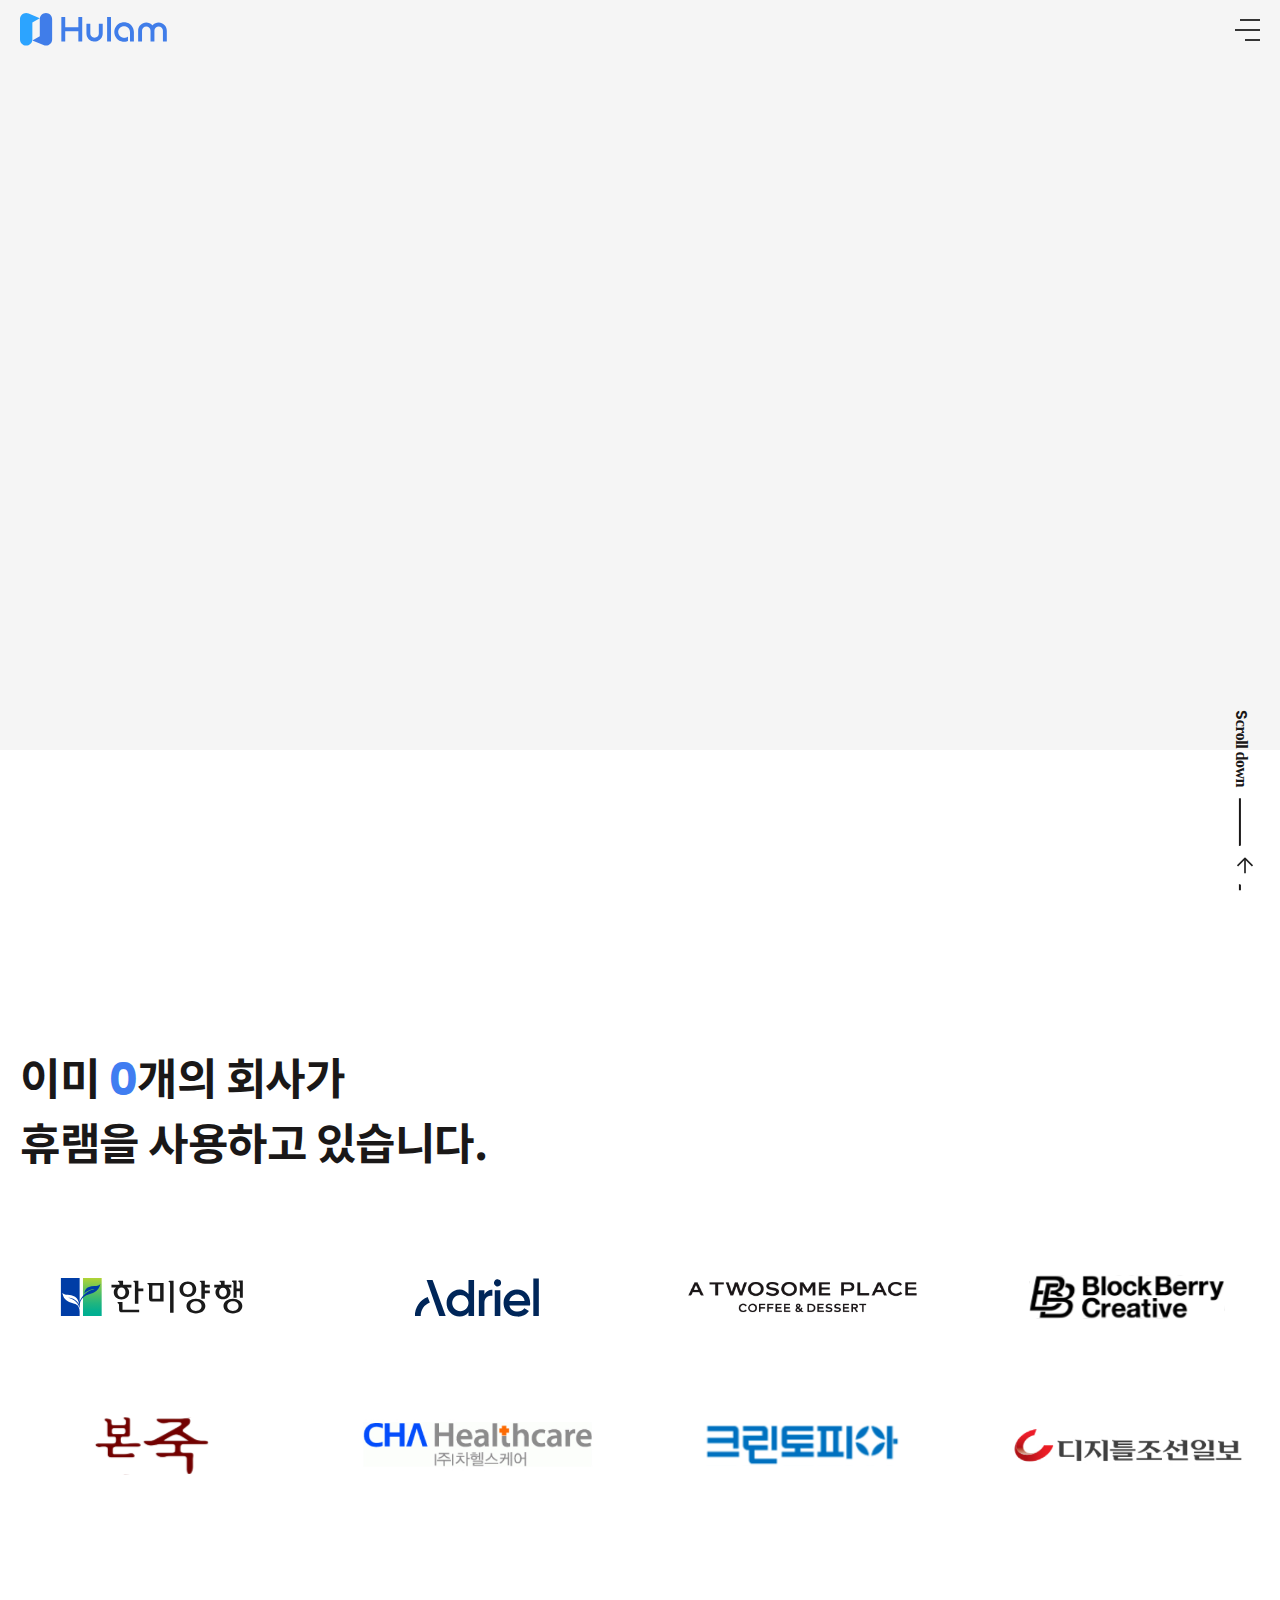
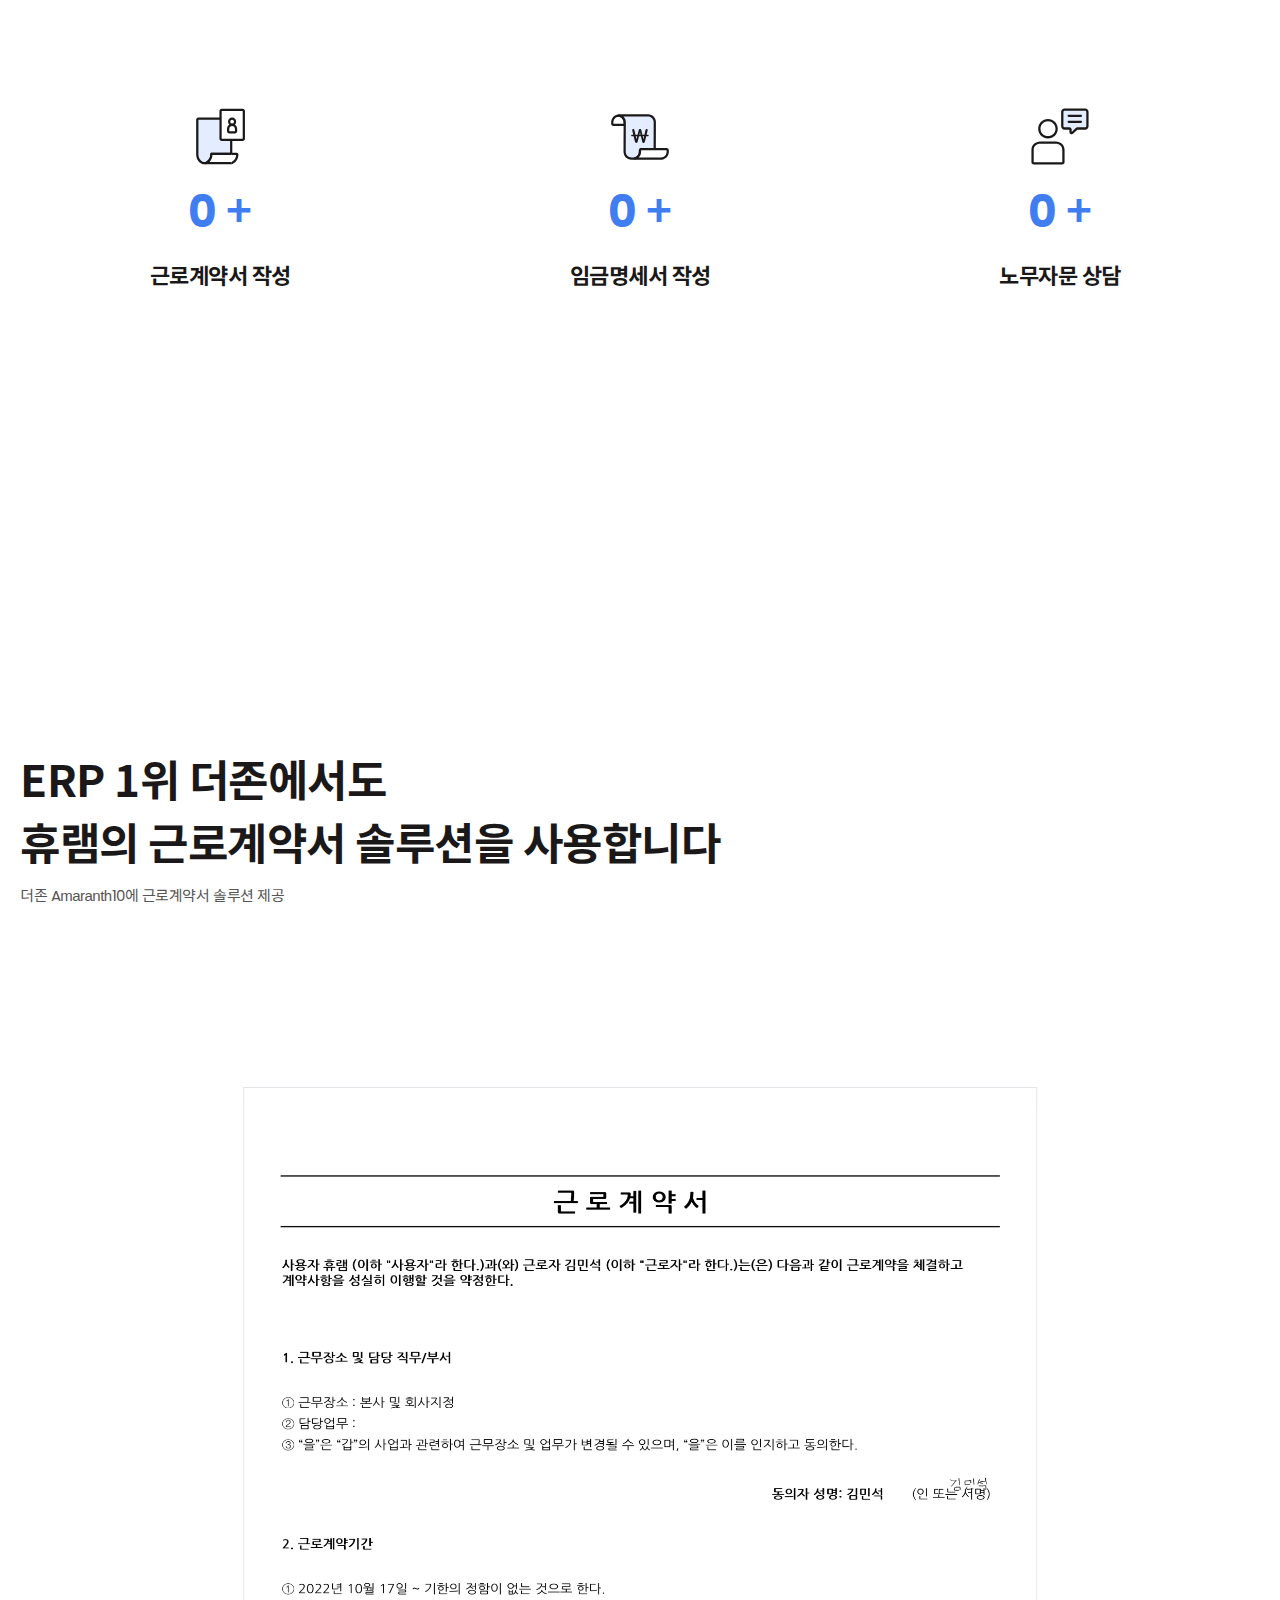
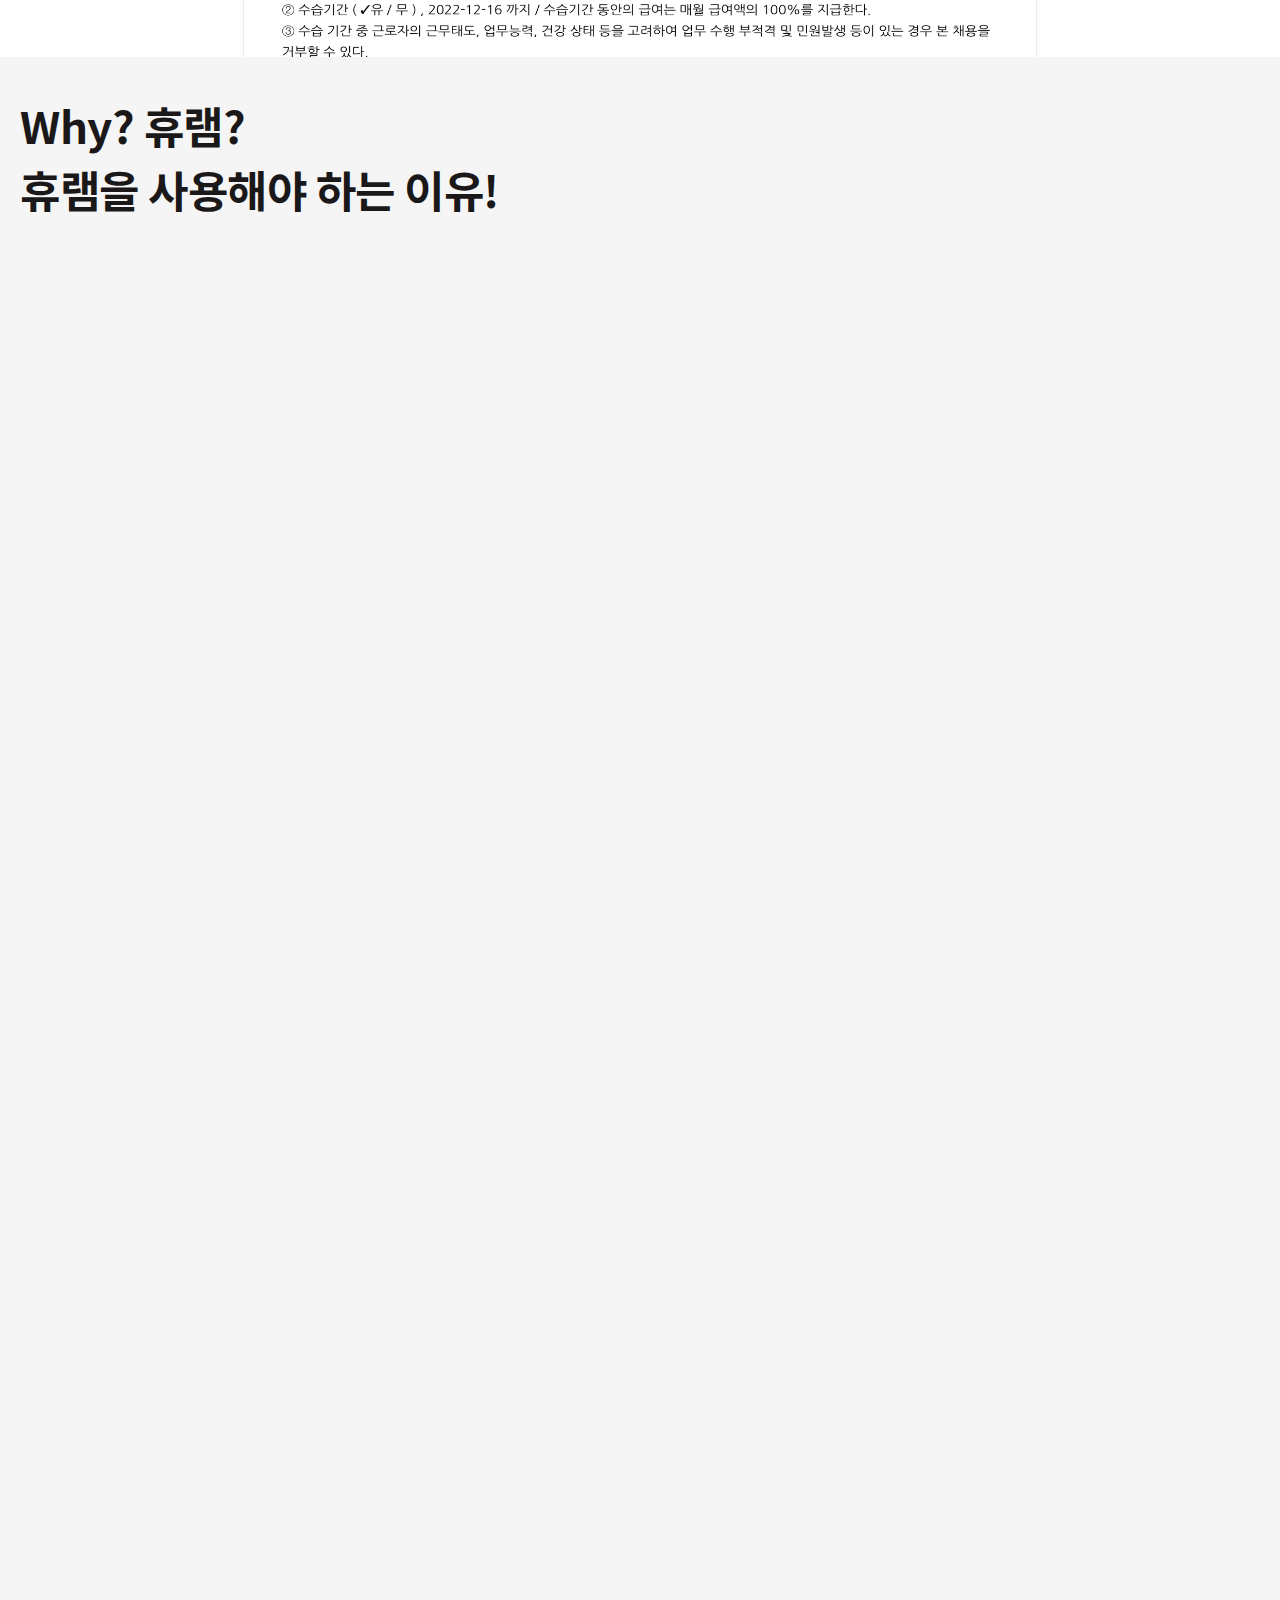
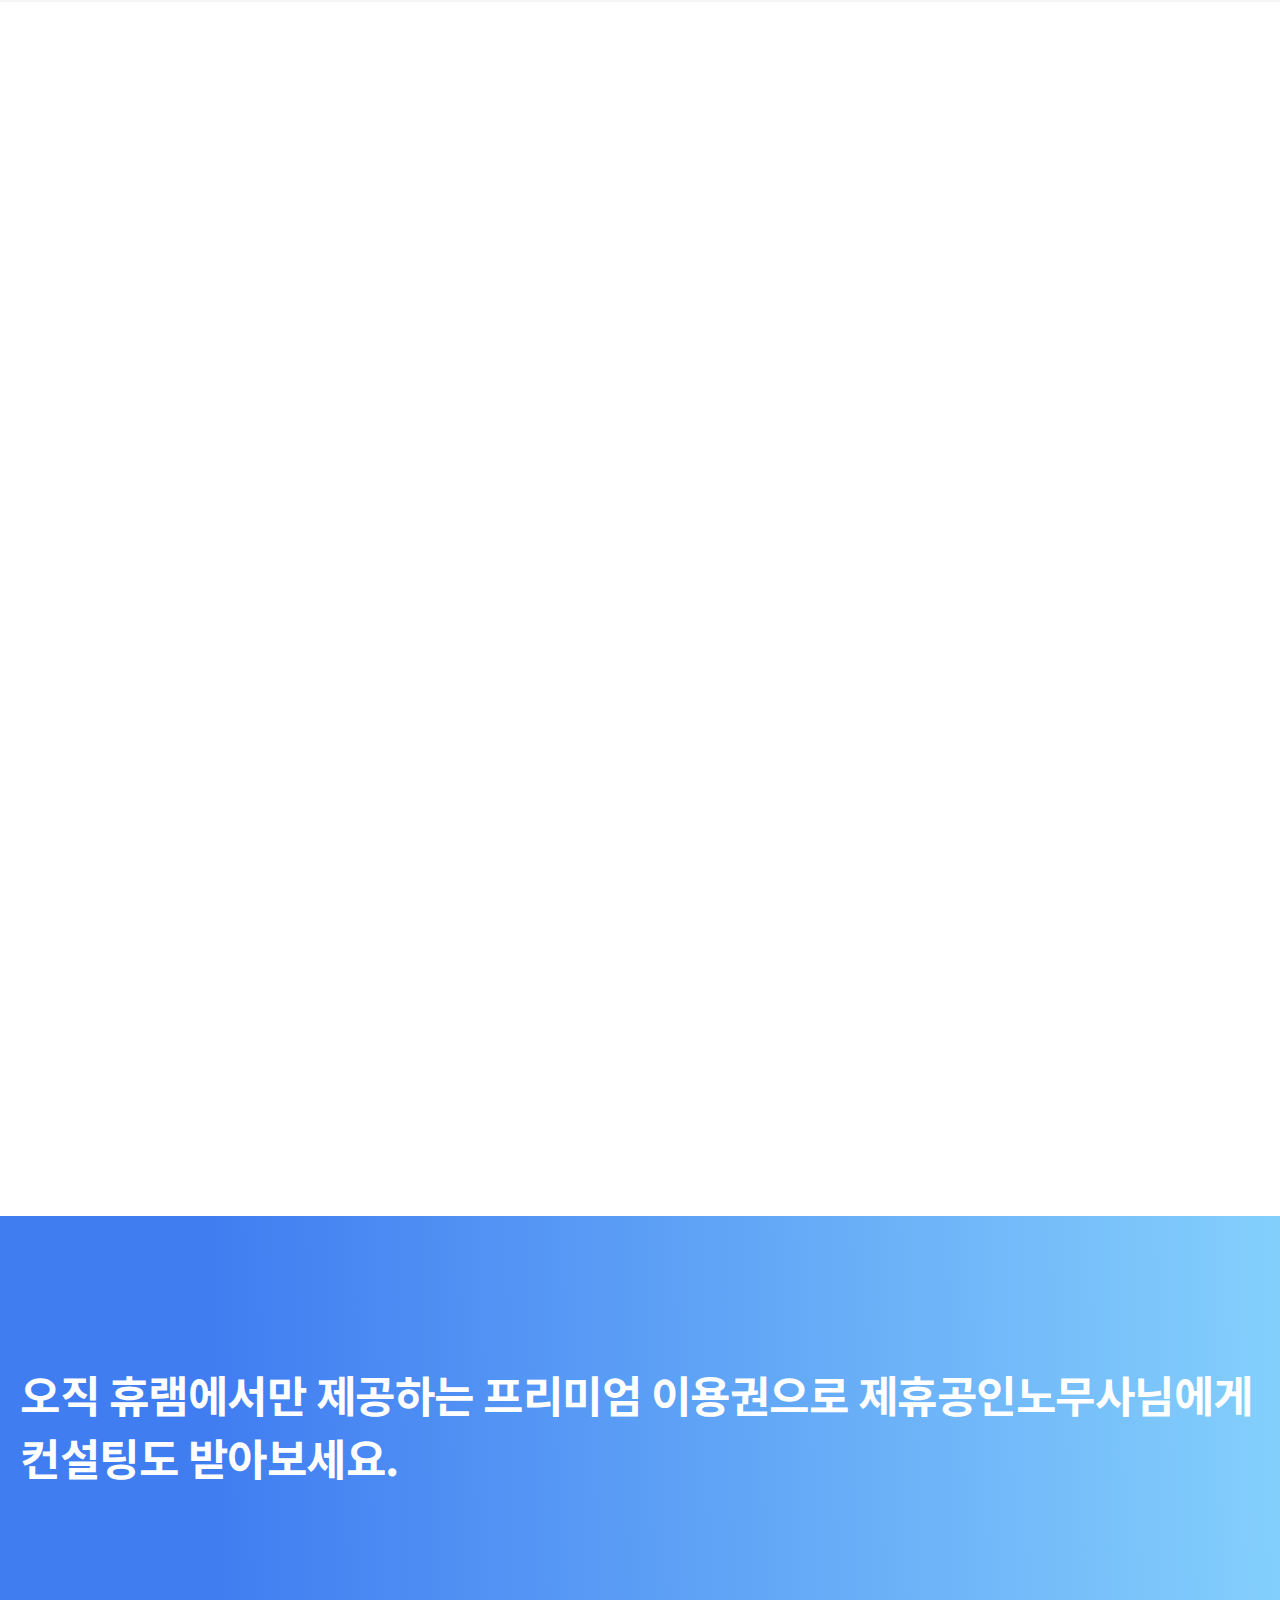
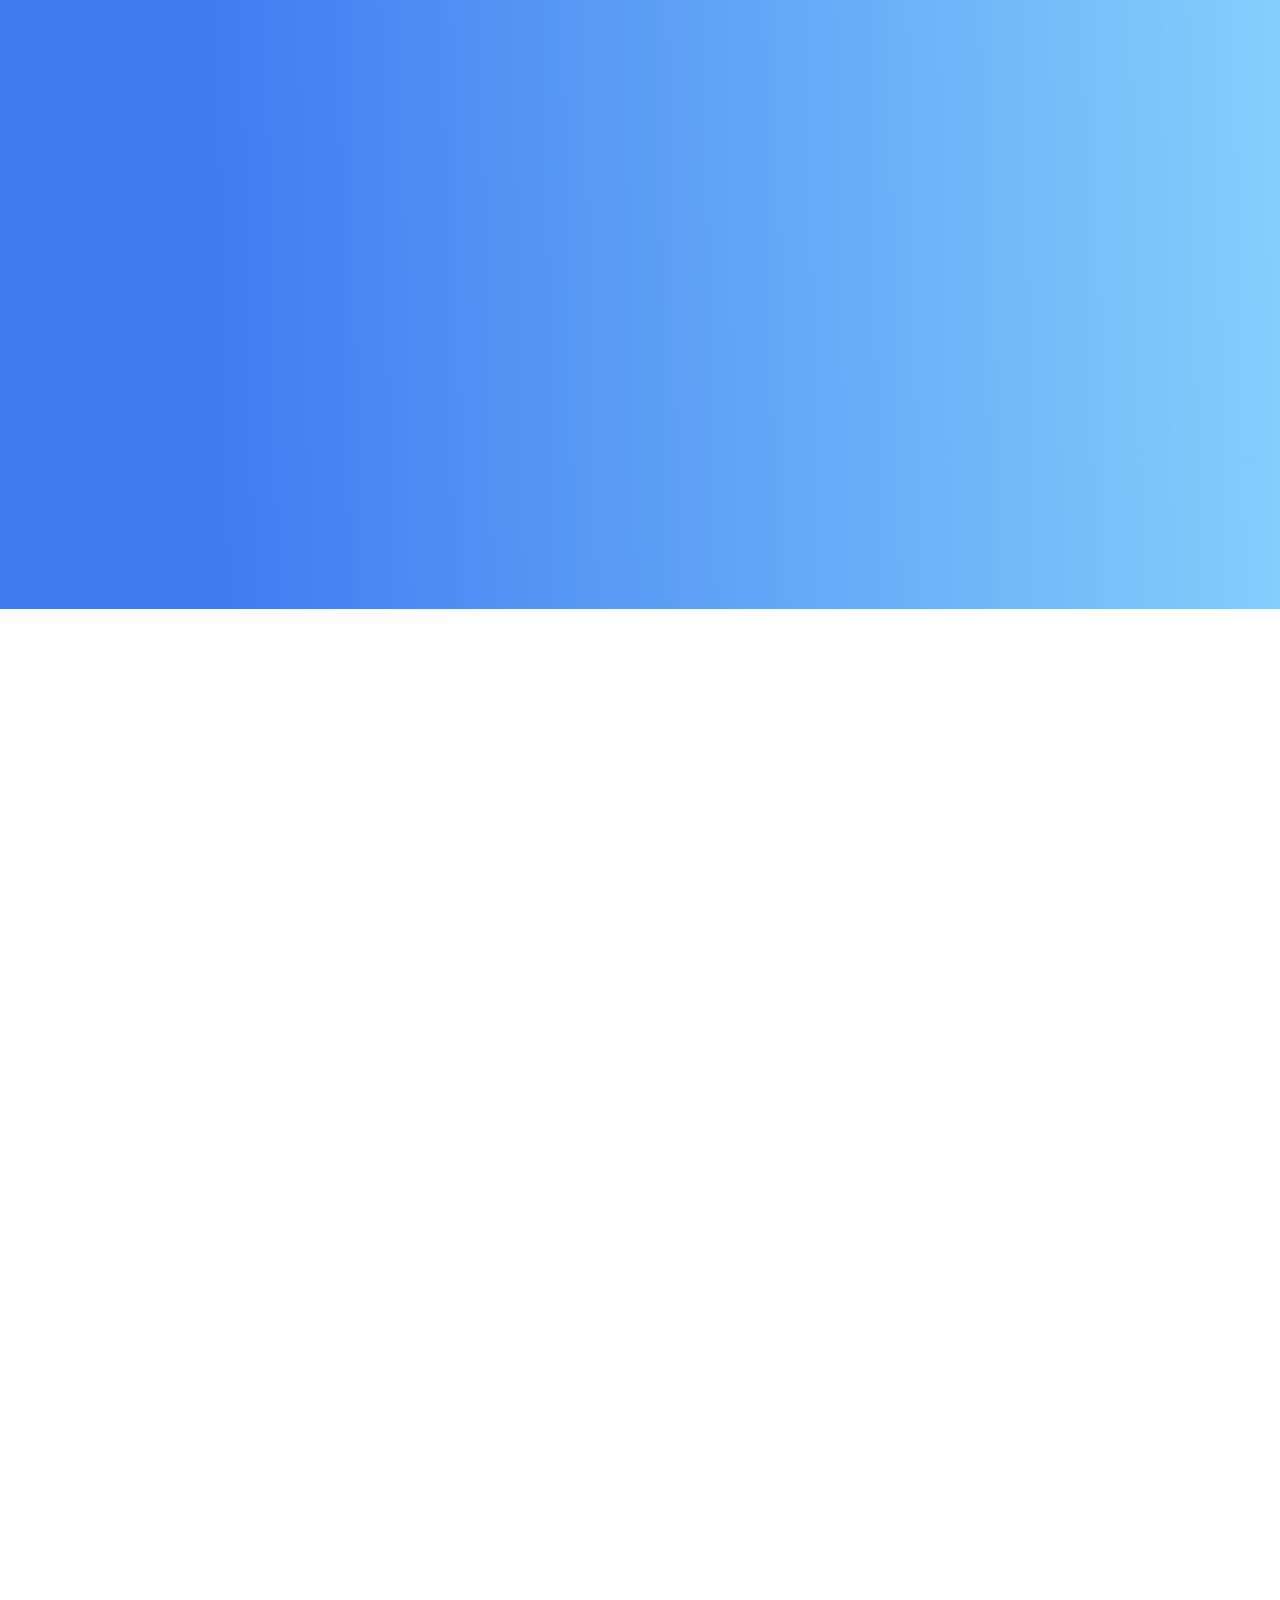
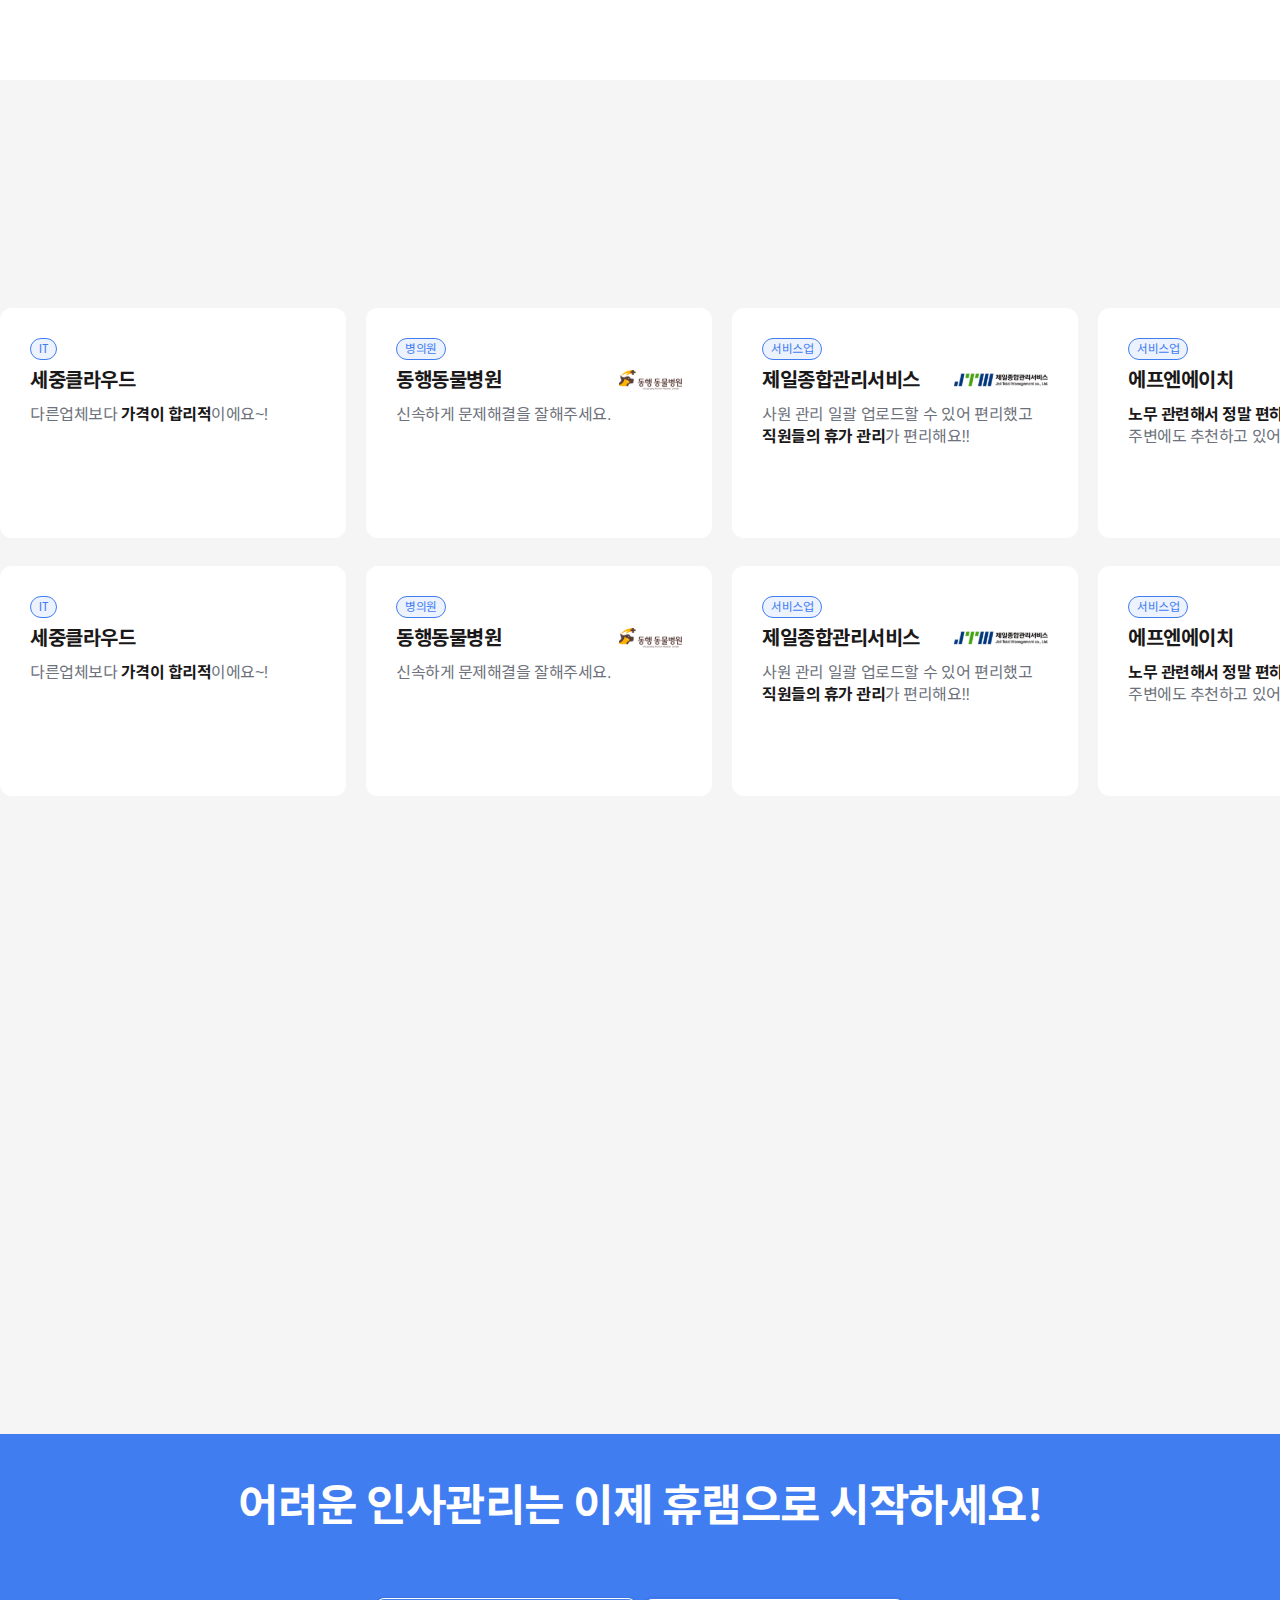
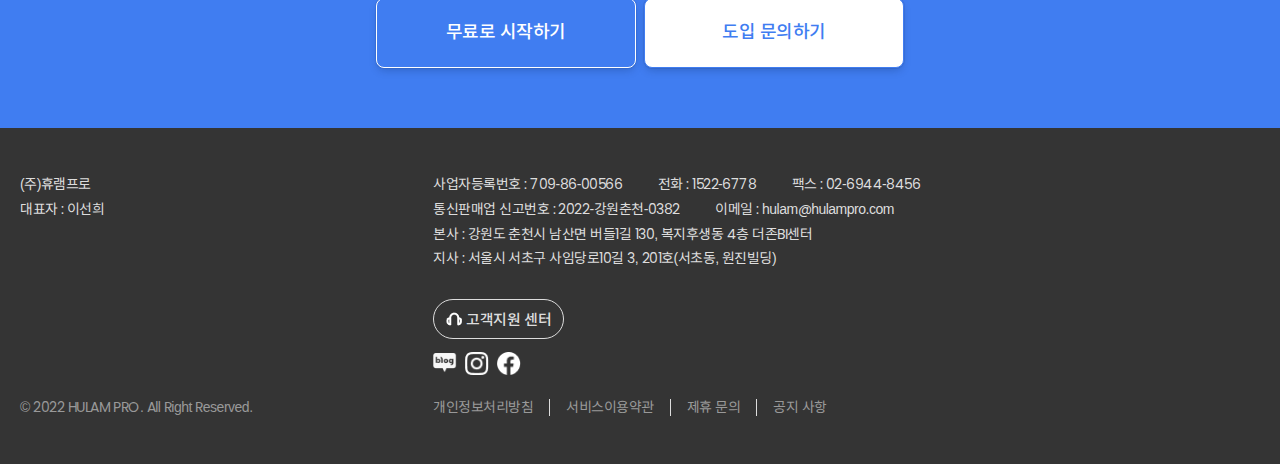
<file: hulam/html/main.html>
<!DOCTYPE html>
<html lang="ko">
<head>
  <meta charset="UTF-8">
  <meta http-equiv="X-UA-Compatible" content="IE=edge">
  <meta name="viewport" content="width=device-width, initial-scale=1.0">
  <!-- <meta name="viewport" content="width=768"> -->
  <title>MAIN</title>
  <script src="../inc/pub_include.js"></script>
  <script src="../resources/js/jquery-3.6.0.min.js"></script>
  <script src="../resources/js/gsap.min.js"></script>
  <script src="../resources/js/ScrollTrigger.min.js"></script>
  <script src="../resources/js/swiper.min.js"></script>
  <script src="../resources/js/common.js"></script>
  <link rel="stylesheet" href="../resources/css/swiper.min.css">
  <link rel="stylesheet" href="../resources/css/style.css">
</head>
<body>
  <div id="wrap">
    <!-- header -->
    <script>include.header();</script>
    <!--// header -->

    <!-- container -->
    <main id="container" class="main_type">
      <section class="sec_visual">
        <div class="sec_inner txt_center">
          <h1 class="fadeIn active">휴램은 <em>전문 노무사</em>가<br>직접 만들고 관리합니다.</h1>
          <p class="fadeDown active">휴램과 함께하면 회사의 인사관리가 편리하게 바뀝니다.</p>
          <div class="btn_group fadeUp active">
            <button class="btn btn_xl btn_primary ani_hover"><span>무료로 시작하기</span></button>
            <button class="btn btn_xl btn_white ani_hover"><span>도입 문의하기</span></button>
          </div>
        </div><!-- // .sec_inner -->
        <div class="visual_area">
          <div class="inner">
            <img class="text03 bubble" src="../resources/images/main/visual_bubble01.png" alt>
            <img class="text02 bubble" src="../resources/images/main/visual_bubble02.png" alt>
            <img class="text01 bubble" src="../resources/images/main/visual_bubble03.png" alt>
            <img class="coffee bubble" src="../resources/images/main/visual_coffee.png" alt>
            <img class="flower bubble" src="../resources/images/main/visual_flower.png" alt>
            <img class="desk fadeUp active" src="../resources/images/main/visual_gray.png" alt>
            <img class="people fadeUp active" src="../resources/images/main/visual_people.png" alt>
            <img class="laptop fadeUp active" src="../resources/images/main/visual_laptop.png" alt>
            <img class="line fadeIn active" src="../resources/images/main/visual_line.png" alt>
            <img class="img_floating" src="../resources/images/main/visual_graph.png" alt>
            <img class="img_floating sns" src="../resources/images/main/visual_sns.png" alt>
            <div class="scroll_down"><span>Scroll down</span></div>
          </div>
        </div>
        <!-- //.visual_area -->
      </section>
      <!-- //.sec_visual -->
      <section class="sec_state">
        <div class="sec_inner">
          <h2>이미 <em class="counter_value" data-numcounter="9,258">0</em>개의 회사가<br>휴램을 사용하고 있습니다.</h2>
        </div><!-- // .sec_inner -->
        <!-- marquee_wrap -->
        <div class="marquee_wrap">
          <div class="marquee">
            <div class="marquee_group">
              <img src="../resources/images/main/img_logo_01.svg" alt>
              <img src="../resources/images/main/img_logo_02.svg" alt>
              <img src="../resources/images/main/img_logo_03.jpg" alt>
              <img src="../resources/images/main/img_logo_04.svg" alt>
            </div>
          </div>
          <div class="marquee marquee_reverse">
            <div class="marquee_group">
              <img src="../resources/images/main/img_logo_05.svg" alt>
              <img src="../resources/images/main/img_logo_06.jpg" alt>
              <img src="../resources/images/main/img_logo_07.svg" alt>
              <img src="../resources/images/main/img_logo_08.jpg" alt>
            </div>
          </div>
        </div>
        <!-- //.marquee_wrap -->
        <div class="sec_inner">
          <ul class="list_card col_3">
            <li>
              <div><span class="value" data-numcounter="13,000">0</span> +</div>
              근로계약서 작성
            </li>
            <li>
              <div><span class="value" data-numcounter="39,000">0</span> +</div>
              임금명세서 작성
            </li>
            <li>
              <div><span class="value" data-numcounter="80,000">0</span> +</div>
              노무자문 상담
            </li>
          </ul>
        </div><!-- // .sec_inner -->
      </section>
      <!-- //.sec_state -->
      <section class="sec_solution">
        <div class="sec_inner">
          <h2>ERP 1위 더존에서도<br>휴램의 근로계약서 솔루션을 사용합니다<p>더존 Amaranth10에 근로계약서 솔루션 제공</p></h2>
          <div class="img_back"><img src="../resources/images/main/img_contract.png" alt=""></div>
          <div class="swiper">
            <ul class="swiper-wrapper">
              <li class="sub_1 fadeIn swiper-slide">
                <picture>
                  <source srcset="../resources/images/main/img_contract_sub_01_mob.png" media="(max-width: 768px)">                  
                  <img src="../resources/images/main/img_contract_sub_01.png" class="box_shadow" alt="월급 총액 자동 계산">
                </picture>
              </li>
              <li class="sub_2 fadeIn swiper-slide">
                <picture>
                  <source srcset="../resources/images/main/img_contract_sub_02_mob.png" media="(max-width: 768px)">                  
                  <img src="../resources/images/main/img_contract_sub_02.png" class="box_shadow" alt="자동 법률검토">
                </picture>
              </li>
              <li class="sub_3 fadeIn swiper-slide">
                <picture>
                  <source srcset="../resources/images/main/img_contract_sub_03_mob.png" media="(max-width: 768px)">                  
                  <img src="../resources/images/main/img_contract_sub_03.png" class="box_shadow" alt="비대면 전자서명">
                </picture>
              </li>
              <li class="sub_4 fadeIn swiper-slide">
                <picture>
                  <source srcset="../resources/images/main/img_contract_sub_04_mob.png" media="(max-width: 768px)">                  
                  <img src="../resources/images/main/img_contract_sub_04.png" class="box_shadow" alt="근로형태별 계약서 작성">
                </picture>
              </li>
            </ul>
            <div class="swiper-pagination"></div>
          </div><!-- // .swiper -->
        </div><!-- // .sec_inner -->
      </section>
      <section class="bg_gray sec_why">
        <div class="sec_inner">
          <h2>Why? 휴램?<br>휴램을 사용해야 하는 이유!</h2>
          <ul class="list_card col_2 fadeUp">
            <li>
              <img src="../resources/images/main/img_why_01_pc.png" alt="일반 노무법인">
              <p>근로계약서는 워드, 한글 양식으로 작성하고, 연차관리는 한 명씩 일일이 관리하고 4대보험 신고, 임금대장은 세무사에 맡기셨나요?</p>
            </li>
            <li>
              <img src="../resources/images/main/img_why_02_pc.png" alt="휴램">
              <p>휴램으로 근로계약서부터 급여명세서와 연차 관리까지 완벽한 자동화로 인사담당자는 어려운 인사노무를 쉽게 관리하세요!</p>
            </li>
          </ul>
        </div><!-- // .sec_inner -->
      </section>
      <section class="sec_service">
        <div class="sec_inner">
          <h2 class="fadeUp">휴램의 대표 서비스 6가지<p class="sec_desc">최초 사원관리에 입력된 데이터로 전자 근로계약, 근태, 급여,<br>휴가, 휴직, 퇴직관리 기능을 제공하고 있습니다.</p></h2>
        </div><!-- // .sec_inner -->
        <div class="sec_inner mo_full swiper">
          <ul class="list_card col_3 swiper-wrapper">
            <li class="swiper-slide fadeUp">
              <a href="#"></a>
              <div class="card_tit">사원관리<span class="badge bg_primary">평생무료</span></div>
              <div class="card_desc">근로계약서, 휴가, 근태, 급여 등 HR관리에 필요한 모든 기초 데이터를 관리합니다.</div>
            </li>
            <li class="swiper-slide fadeUp">
              <a href="#"></a>
              <div class="card_tit">근로계약서 작성<span class="badge bg_primary">평생무료</span></div>
              <div class="card_desc">최저임금, 주52시간 위반 등 공인노무사가 법률검토한 근로계약서 작성이 가능합니다.<br>
                작성된 근로계약서는 사원이 앱으로 확인 가능합니다.</div>
            </li>
            <li class="swiper-slide fadeUp">
              <a href="#"></a>
              <div class="card_tit">전자계약<span class="badge bg_primary">평생무료</span></div>
              <div class="card_desc">근로계약서, 임원 및 용역 계약서와 개인정보제공동의서 등 각종 계약서를 편리하게 전자계약할 수 있습니다.</div>
            </li>
            <li class="swiper-slide fadeUp">
              <a href="#"></a>
              <div class="card_tit">휴가관리</div>
              <div class="card_desc">연차 발생일수, 사용일수, 잔여일수를 한눈에 확인할 수 있습니다.
                앱으로 비대면 휴가신청부터 사용내역 조회가 가능합니다.</div>
            </li>
            <li class="swiper-slide fadeUp">
              <a href="#"></a>
              <div class="card_tit">근태관리<span class="badge bg_green bg_gradient">세콤 연동 OPEN</span></div>
              <div class="card_desc">사원의 결근, 연장, 휴일근로 등 근태내역을 한눈에 확인할 수 있습니다. 앱으로 GPS 위치인증 된 근태신청을 할 수 있고, 세콤 연동을 통해 출퇴근 자동 기록도 가능합니다.</div>
            </li>
            <li class="swiper-slide fadeUp">
              <a href="#"></a>
              <div class="card_tit">급여관리</div>
              <div class="card_desc">작성된 임금명세서는 사원에게 이메일 발송 가능하며, 앱으로도 확인할 수 있습니다.</div>
            </li>
          </ul>
          <div class="swiper-pagination"></div>
        </div><!-- // .sec_inner.swiper -->
      </section>      
      <section class="sec_primium bg_gradient">
        <div class="sec_inner">
          <div class="grid_1">
            <h2 class="txt_white">오직 휴램에서만 제공하는 프리미엄 이용권으로 제휴공인노무사님에게 컨설팅도 받아보세요.</h2>
          </div>
          <div class="grid_2">
            <ul class="list_card col_1">
              <li class="fadeUp">
                <div class="card_tit">근로계약서 대행<span class="badge bg_gradient">Primium</span></div>
                <div class="card_desc">최저임금, 주 52시간 등 근로기준법 위반 여부를 검토하여 공인노무사가 직접 작성해드립니다.</div>
              </li>
              <li class="fadeUp">
                <div class="card_tit">급여관리 대행<span class="badge bg_gradient">Primium</span></div>
                <div class="card_desc">민감한 급여관리 검토가 필요할 때 안전하게 사용하세요. 공인노무사가 직접 검토해드립니다.</div>
              </li>
              <li class="fadeUp">
                <div class="card_tit">4대보험 대행<span class="badge bg_gradient">Primium</span></div>
                <div class="card_desc">담당 공인노무사 및 전문 실무팀이 배정되어 전문적으로 4대보험 관리를 해드립니다.</div>
              </li>
              <li class="fadeUp">
                <div class="card_tit">인사노무 컨설팅<span class="badge bg_gradient">Primium</span></div>
                <div class="card_desc">사업주가 직접 세팅할 필요 없이 공인노무사가 직접 법률, 노무 상담을 도와드립니다.</div>
              </li>
            </ul>
          </div>
          <div class="grid_3">
            <button class="btn btn_xl btn_white ani_hover fadeUp"><span>이용권 보러가기</span><i class="ico_arr_right ico_20 is_right"></i></button>
          </div>
        </div><!-- // .sec_inner -->
      </section>
      <section class="sec_manage">
        <div class="sec_inner">
          <h2 class="fadeUp">휴램과 함께라면 인사노무관리가 편리해져요!</h2>
        </div><!-- // .sec_inner -->
        <!-- tab_menu -->
        <div class="tab_menu line_tab fadeDown">
          <ul class="sec_inner">
            <li class="current tab_list" data-tab="tab1"><button><span>사원관리</span></button></li>
            <li class="tab_list" data-tab="tab2"><button><span>근로계약서</span></button></li>
            <li class="tab_list" data-tab="tab3"><button><span>전자계약</span></button></li>
            <li class="tab_list" data-tab="tab4"><button><span>휴가관리</span></button></li>
            <li class="tab_list" data-tab="tab5"><button><span>근태관리</span></button></li>
            <li class="tab_list" data-tab="tab6"><button><span>급여관리</span></button></li>
            <li class="tab_list" data-tab="tab7"><button><span>휴직/퇴직관리</span></button></li>
            <div class="tab_bar"></div>
          </ul>
        </div>
        <!-- //.tab_menu -->
        <!-- tab_cont -->
        <div class="tab_cont sec_inner">
          <div id="tab1" class="tab_cont_item current">
            <div class="img_area fadeLeft"><img src="../resources/images/main/img_func_01.png" alt></div>
            <div class="text_area fadeRight">
              <span class="badge bg_secondary"><span>사원관리</span></span>
              <h3 class="tit">사원의 인사정보를 여기서&nbsp;한번에!</h3>
              <div class="desc">근로계약서, 연차휴가, 근태, 급여 등 HR관리에 필요한 기초 데이터를 관리합니다.</div>
              <a href="#" class="btn btn_sm btn_text txt_primary"><span>자세히 알아보기</span><i class="ico_arr_right ico_16 is_right"></i></a>
            </div>
          </div>
          <div id="tab2" class="tab_cont_item">
            <div class="img_area fadeLeft"><img src="../resources/images/main/img_func_02.png" alt></div>
            <div class="text_area fadeRight">
              <span class="badge bg_secondary"><span>근로계약서</span></span>
              <h3 class="tit">최저임금, 주52시간 위반 등
                공인노무사가 법률검토한 근로계약서 작성이 가능합니다.</h3>
              <div class="desc">사원관리, 환경설정에 입력된 데이터를 기반으로 유형별 근로계약서 작성이 가능합니다.<br><br>최저임금 위반, 주52시간 위반 등 각종 법률리스크 검토가 가능합니다.</div>
              <a href="#" class="btn btn_sm btn_text txt_primary"><span>자세히 알아보기</span><i class="ico_arr_right ico_16 is_right"></i></a>
            </div>
          </div>
          <div id="tab3" class="tab_cont_item">
            <div class="img_area fadeLeft"><img src="../resources/images/main/img_func_03.png" alt></div>
            <div class="text_area fadeRight">
              <span class="badge bg_secondary"><span>전자계약</span></span>
              <h3 class="tit">근로계약서 출력없이 스마트폰에서 간편하게 서명 끝!</h3>
              <div class="desc">근로계약서부터 비밀유지 서약서까지 모든 필요한 계약서를 다수의 구성원에게 일괄적으로 요청할 수 있습니다.</div>
              <a href="#" class="btn btn_sm btn_text txt_primary"><span>자세히 알아보기</span><i class="ico_arr_right ico_16 is_right"></i></a>
            </div>
          </div>
          <div id="tab4" class="tab_cont_item">
            <div class="img_area fadeLeft"><img src="../resources/images/main/img_func_04.png" alt></div>
            <div class="text_area fadeRight">
              <span class="badge bg_secondary"><span>휴가관리</span></span>
              <h3 class="tit">입사일/회계연도 설정을 통해 자동으로 연차휴일수가 계산됩니다.</h3>
              <div class="desc">사원의 연차발생일수, 사용일수, 잔여일수를 한눈에 확인할 수 있습니다.</div>
              <a href="#" class="btn btn_sm btn_text txt_primary"><span>자세히 알아보기</span><i class="ico_arr_right ico_16 is_right"></i></a>
            </div>
          </div>
          <div id="tab5" class="tab_cont_item">
            <div class="img_area fadeLeft"><img src="../resources/images/main/img_func_05.png" alt></div>
            <div class="text_area fadeRight">
              <span class="badge bg_secondary"><span>근태관리</span></span>
              <span class="badge bg_green bg_gradient">세콤 연동 OPEN</span>
              <h3 class="tit">근로형태별로 근태관리가 가능합니다.</h3>
              <div class="desc">작성된 근로계약서의 근로시간을 연동되게 설정함으로써 편리하게 관리할 수 있습니다.<br>세콤 연동을 통해 출퇴근 자동 기록도 가능합니다.</div>
              <a href="#" class="btn btn_sm btn_text txt_primary"><span>자세히 알아보기</span><i class="ico_arr_right ico_16 is_right"></i></a>
            </div>
          </div>
          <div id="tab6" class="tab_cont_item">
            <div class="img_area fadeLeft"><img src="../resources/images/main/img_func_06.png" alt></div>
            <div class="text_area fadeRight">
              <span class="badge bg_secondary"><span>급여관리</span></span>
              <h3 class="tit">근로계약서와 연동되어 쉽게 급여대장을 작성할 수 있습니다.</h3>
              <div class="desc">사원별 수당 및 공제항목을 추가하여 정확한 급여대장을 작성할 수 있습니다.</div>
              <a href="#" class="btn btn_sm btn_text txt_primary"><span>자세히 알아보기</span><i class="ico_arr_right ico_16 is_right"></i></a>
            </div>
          </div>
          <div id="tab7" class="tab_cont_item">
            <div class="img_area fadeLeft"><img src="../resources/images/main/img_func_07.png" alt></div>
            <div class="text_area fadeRight">
              <span class="badge bg_secondary"><span>휴직/퇴직관리</span></span>
              <h3 class="tit">정확한 휴직/퇴직 관리로 부당해고 리스크 전면 차단할 수 있습니다.</h3>
              <div class="desc">작성된 근로계약서와 연차휴가 데이터가 연동되어 미사용휴가일수가 자동 정산됩니다.<br>작성된 급여대장과 재직일수를 기반으로 퇴직금 계산이 가능합니다.</div>
              <a href="#" class="btn btn_sm btn_text txt_primary"><span>자세히 알아보기</span><i class="ico_arr_right ico_16 is_right"></i></a>
            </div>
          </div>
        </div>          
        <!-- //.tab_cont -->
      </section>
      <section class="bg_gray sec_example">
        <div class="sec_inner">
          <h2 class="fadeUp">휴램을 이용하고 있는 고객들의<br>생생한 HR사례를 직접 확인해보세요.</h2>
        </div><!-- // .sec_inner -->
        <!-- marquee_wrap -->
        <div class="marquee_wrap">
          <div class="marquee">
            <div class="marquee_group">
              <div class="marquee_item">
                <span class="badge_round bg_secondary line_secondary">IT</span>
                <div class="tit">세중클라우드</div>
                <p class="desc">다른업체보다 <em>가격이 합리적</em>이에요~!</p>
              </div>
              <div class="marquee_item">
                <span class="badge_round bg_secondary line_secondary">병의원</span>
                <div class="tit">동행동물병원<img src="../resources/images/main/img_example_donghang.svg" alt></div>
                <p class="desc">신속하게 문제해결을 잘해주세요.</p>
              </div>
              <div class="marquee_item">
                <span class="badge_round bg_secondary line_secondary">서비스업</span>
                <div class="tit">제일종합관리서비스<img src="../resources/images/main/img_example_jeil.svg" alt></div>
                <p class="desc">사원 관리 일괄 업로드할 수 있어 편리했고 <em>직원들의 휴가 관리</em>가 편리해요!!</p>
              </div>
              <div class="marquee_item">
                <span class="badge_round bg_secondary line_secondary">서비스업</span>
                <div class="tit">에프엔에이치<img src="../resources/images/main/img_example_f&h.svg" alt></div>
                <p class="desc"><em>노무 관련해서 정말 편하게 이용 중</em>이에요. 주변에도 추천하고 있어요~</p>
              </div>
            </div>
          </div>
          <div class="marquee marquee_reverse">
            <div class="marquee_group">
              <div class="marquee_item">
                <span class="badge_round bg_secondary line_secondary">IT</span>
                <div class="tit">세중클라우드</div>
                <p class="desc">다른업체보다 <em>가격이 합리적</em>이에요~!</p>
              </div>
              <div class="marquee_item">
                <span class="badge_round bg_secondary line_secondary">병의원</span>
                <div class="tit">동행동물병원<img src="../resources/images/main/img_example_donghang.svg" alt></div>
                <p class="desc">신속하게 문제해결을 잘해주세요.</p>
              </div>
              <div class="marquee_item">
                <span class="badge_round bg_secondary line_secondary">서비스업</span>
                <div class="tit">제일종합관리서비스<img src="../resources/images/main/img_example_jeil.svg" alt></div>
                <p class="desc">사원 관리 일괄 업로드할 수 있어 편리했고 <em>직원들의 휴가 관리</em>가 편리해요!!</p>
              </div>
              <div class="marquee_item">
                <span class="badge_round bg_secondary line_secondary">서비스업</span>
                <div class="tit">에프엔에이치<img src="../resources/images/main/img_example_f&h.svg" alt></div>
                <p class="desc"><em>노무 관련해서 정말 편하게 이용 중</em>이에요. 주변에도 추천하고 있어요~</p>
              </div>
            </div>
          </div>
        </div>
        <!-- //.marquee_wrap -->
        <div class="sec_inner swiper">
          <ul class="list_card swiper-wrapper fadeUp">
            <li class="swiper-slide">
              <img src="../resources/images/main/img_main_thumb_01.jpg" alt>
              <div class="card_tit">적법한 근로계약서와 정확한 연차관리</div>
              <div class="card_desc">RGT 정호정 대표</div>
            </li>
            <li class="swiper-slide">
              <img src="../resources/images/main/img_main_thumb_02.jpg" alt>
              <div class="card_tit">연장·휴일 근로가 많은 직원들의 노무관리</div>
              <div class="card_desc">에스와이플랜택 신광진 대표</div>
            </li>
            <li class="swiper-slide">
              <img src="../resources/images/main/img_main_thumb_03.jpg" alt>
              <div class="card_tit">부당해고 분쟁 리스크 관리까지</div>
              <div class="card_desc">스토리너스 권용현 대표</div>
            </li>
          </ul>
          <div class="swiper-pagination"></div>
          <div class="btn_group fadeUp"><button class="btn btn_xl btn_white ani_hover"><span>고객사례 전체보기</span><i class="ico_arr_right ico_20 is_right"></i></button></div>
        </div><!-- // .sec_inner.swiper -->
      </section>
      <section class="bg_primary sec_start">
        <div class="sec_inner">
          <h2 class="txt_center txt_white">어려운 인사관리는 이제 휴램으로 시작하세요!</h2>
          <div class="btn_group">
            <button class="btn btn_xl btn_primary is_border"><span>무료로 시작하기</span></button>
            <button class="btn btn_xl btn_white is_border ani_hover"><span>도입 문의하기</span></button>
          </div>
        </div><!-- // .sec_inner -->
      </section>
    </main>
    <!-- // #container -->

    <!-- footer -->
    <script>include.footer();</script>
    <!--// footer -->
  </div>
  <!-- //#wrap -->

  <!------------------------------ script ------------------------------>
  <script>
    $(document).ready(function(){
     
    });//ready
  </script>
</body>
</html>
</file>
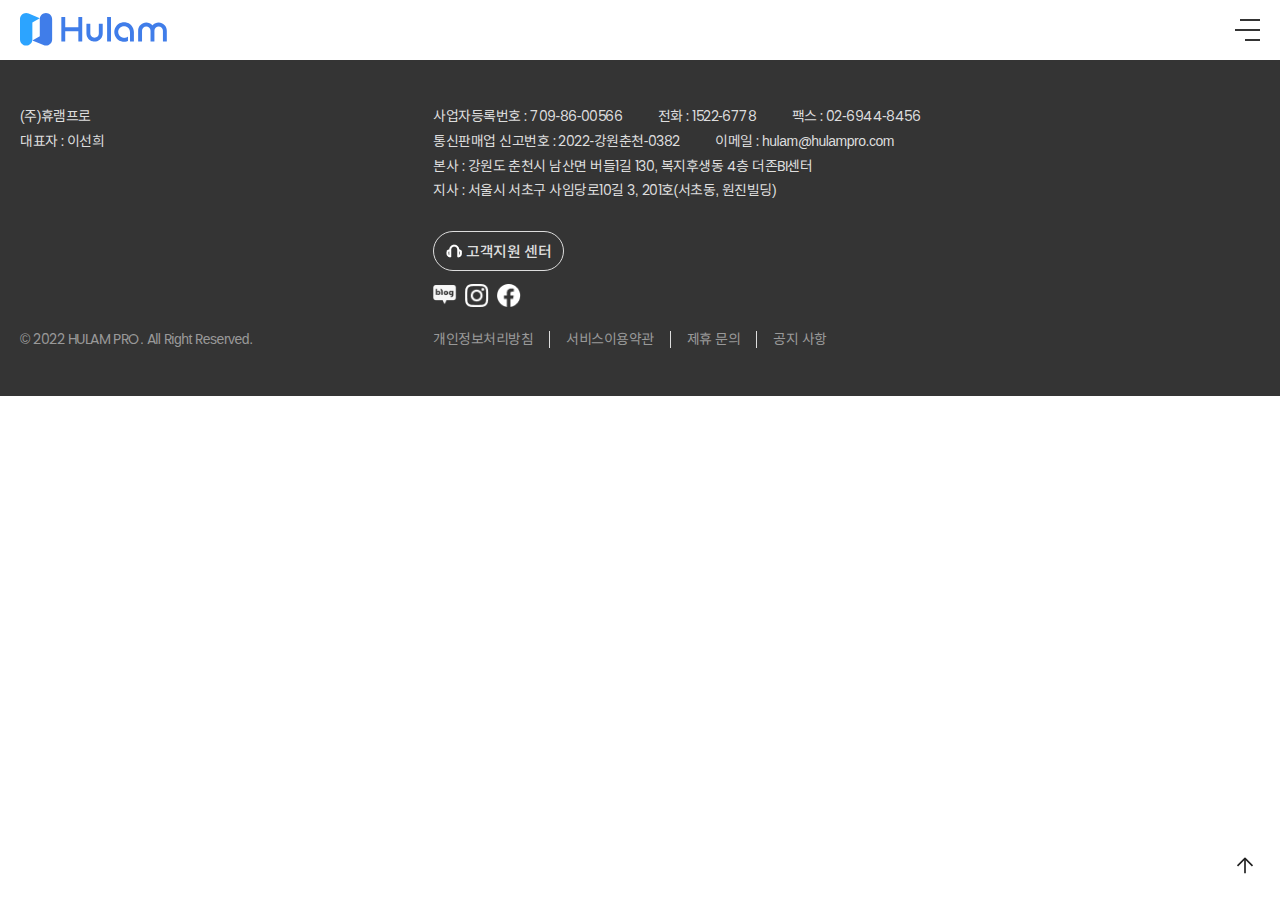
<file: hulam/html/sub_layout.html>
<!DOCTYPE html>
<html lang="ko">
<head>
  <meta charset="UTF-8">
  <meta http-equiv="X-UA-Compatible" content="IE=edge">
  <meta name="viewport" content="width=device-width, initial-scale=1.0">
  <title>SUB | HULAM</title>
  <script src="../inc/pub_include.js"></script>
  <script src="../resources/js/jquery-3.6.0.min.js"></script>
  <script src="../resources/js/gsap.min.js"></script>
  <script src="../resources/js/ScrollTrigger.min.js"></script>
  <script src="../resources/js/swiper.min.js"></script>
  <script src="../resources/js/common.js"></script>
  <link rel="stylesheet" href="../resources/css/swiper.min.css">
  <link rel="stylesheet" href="../resources/css/style.css">
</head>
<body>
  <div id="wrap">
    <!-- header -->
    <script>include.header();</script>
    <!--// header -->

    <!-- container -->
    <main id="container" class="sub_type">
    </main>
    <!-- // #container -->

    <!-- footer -->
    <script>include.footer();</script>
    <!--// footer -->
  </div>
  <!-- // #wrap -->  
</body>

</html>
</file>
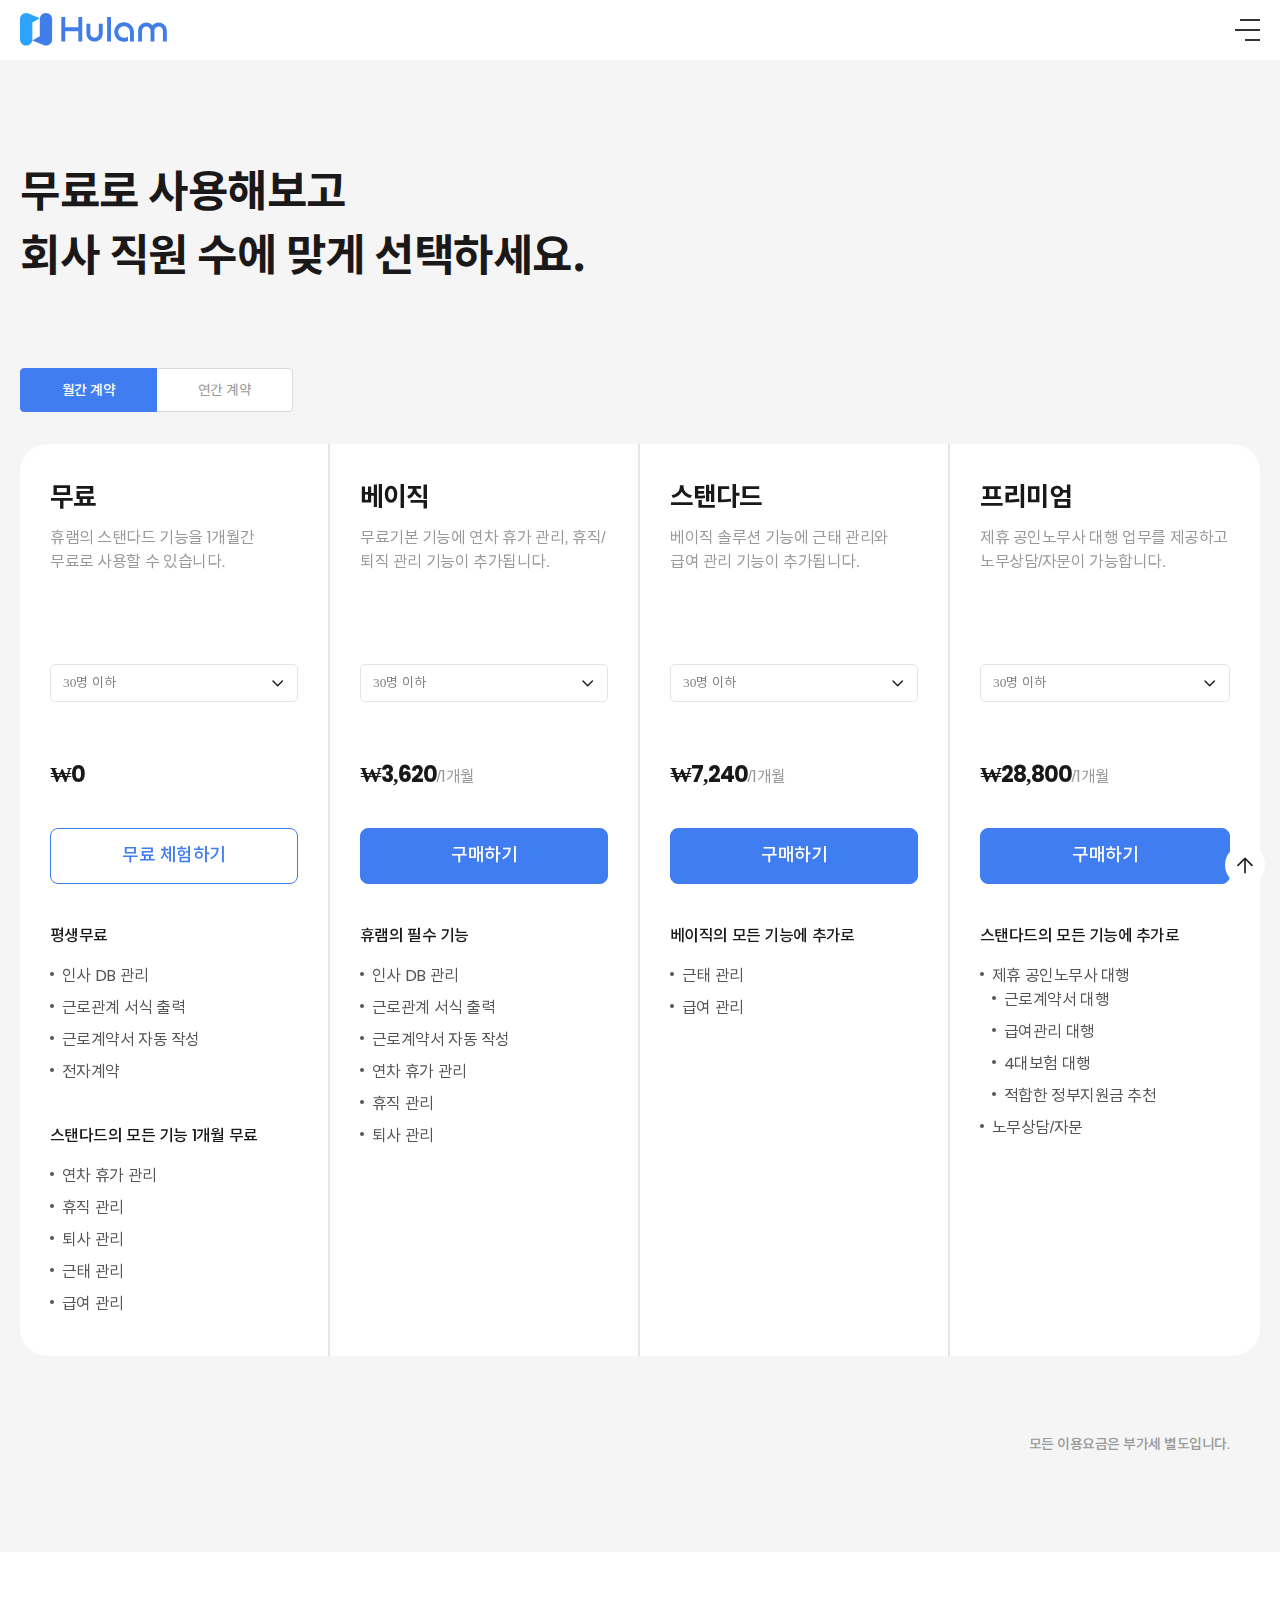
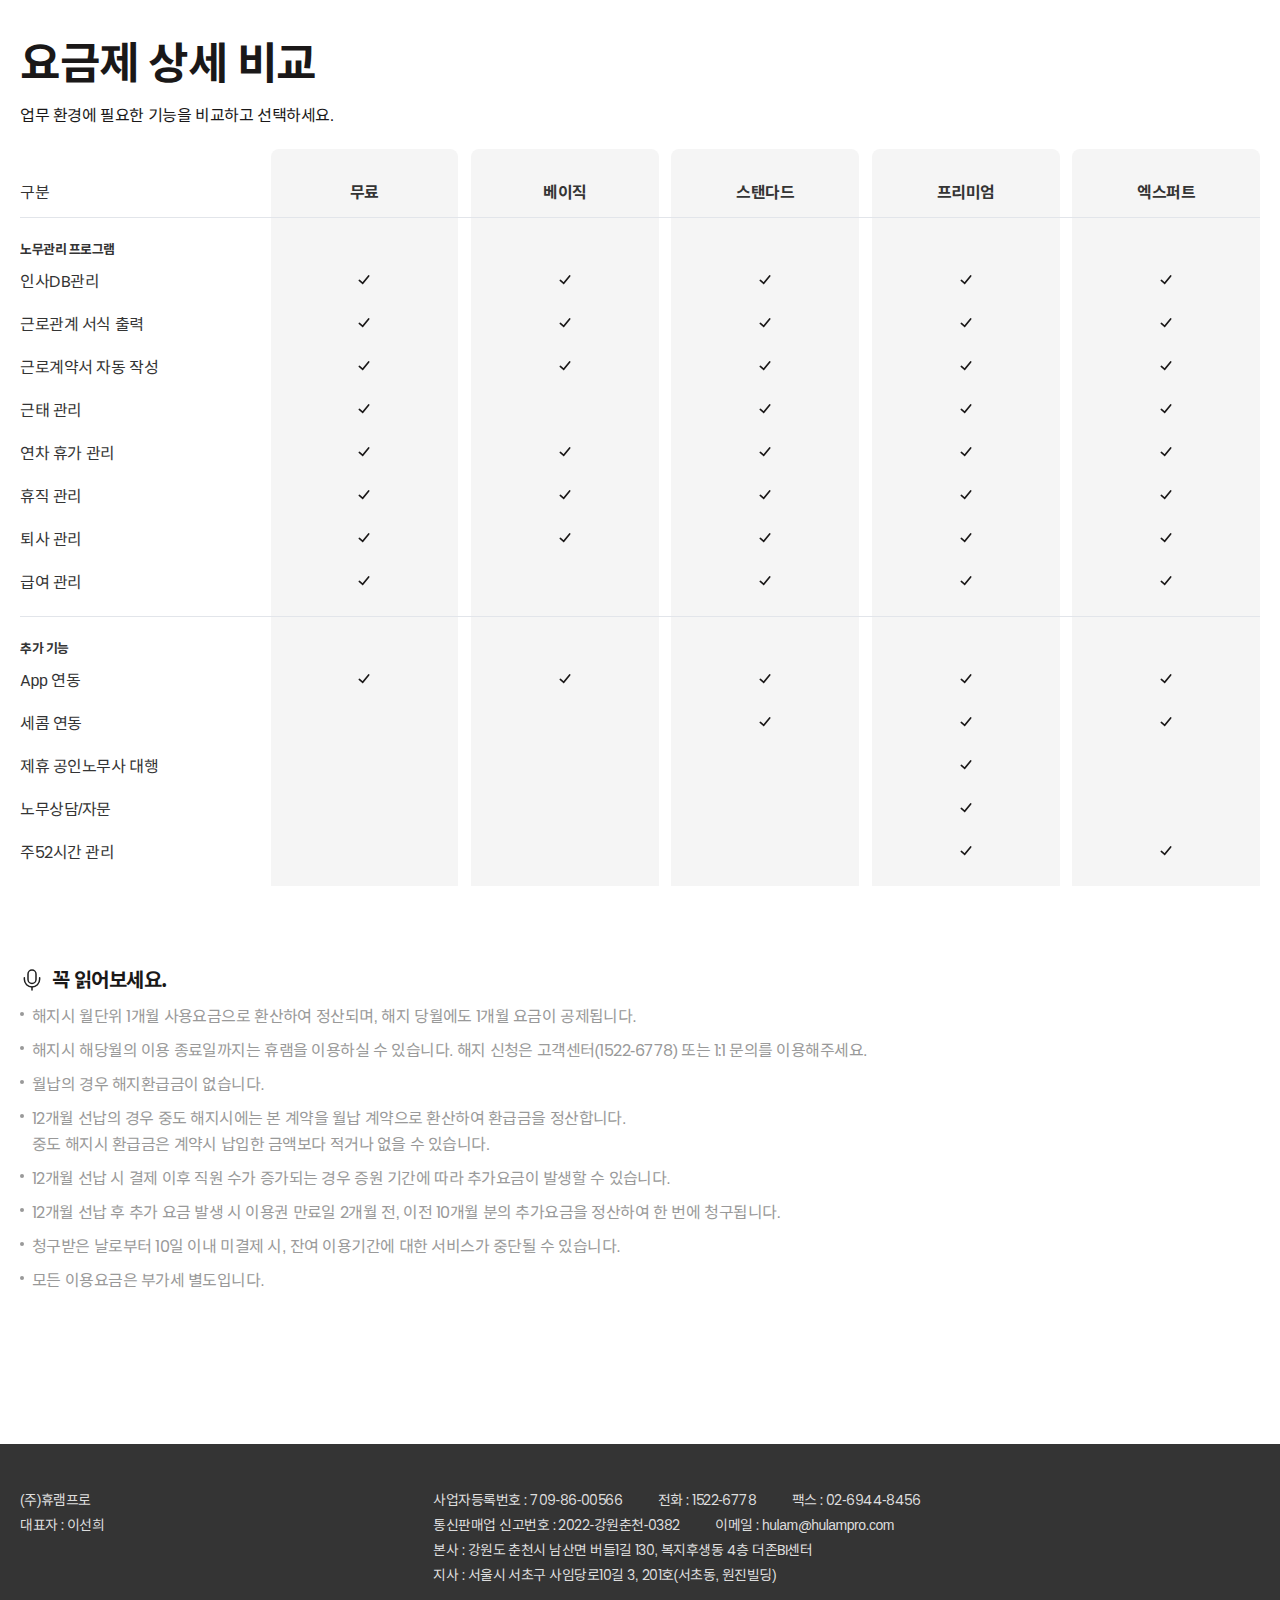
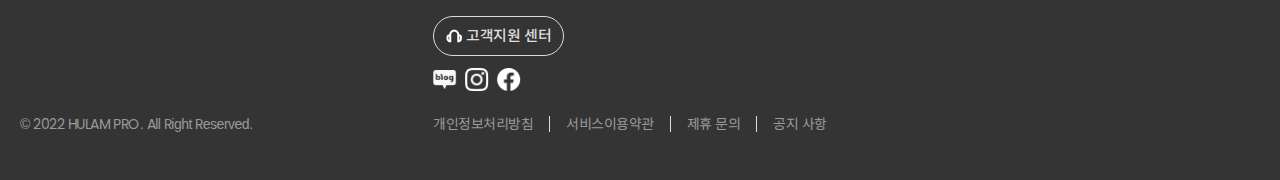
<file: hulam/html/sub_price.html>
<!DOCTYPE html>
<html lang="ko">
<head>
  <meta charset="UTF-8">
  <meta http-equiv="X-UA-Compatible" content="IE=edge">
  <meta name="viewport" content="width=device-width, initial-scale=1.0">
  <title>PRICE | HULAM</title>
  <script src="../inc/pub_include.js"></script>
  <script src="../resources/js/jquery-3.6.0.min.js"></script>
  <script src="../resources/js/gsap.min.js"></script>
  <script src="../resources/js/ScrollTrigger.min.js"></script>
  <script src="../resources/js/swiper.min.js"></script>
  <script src="../resources/js/common.js"></script>
  <link rel="stylesheet" href="../resources/css/swiper.min.css">
  <link rel="stylesheet" href="../resources/css/style.css">
</head>
<body>
  <div id="wrap">
    <!-- header -->
    <script>include.header();</script>
    <!--// header -->

    <!-- container -->
    <main id="container" class="sub_type p_price">
      <section class="sec_price_type">
        <div class="sec_inner">
          <h2>무료로 사용해보고<br>회사 직원 수에 맞게 선택하세요.</h2>
          <div class="tab_menu contain_tab">
            <ul>
              <li class="current tab_list" data-tab="tab1"><button><span>월간 계약</span></button></li>
              <li class="tab_list" data-tab="tab2"><button><span>연간 계약</span></button></li>
            </ul>
          </div>
          <!-- /.tab_menu -->
          <div class="tab_cont">
            <div id="tab1" class="tab_cont_item current">
              <div class="swiper price_swiper1">
                <ul class="list_card col_4 pricing_list swiper-wrapper">
                  <li class="swiper-slide">
                    <div class="tit">무료</div>
                    <div class="desc">휴램의 스탠다드 기능을 1개월간 무료로 사용할 수 있습니다.</div>
                    <div class="select_box tbl_select_box">
                      <span class="select_box_arr"></span>
                      <select class="select_box_value" name="" id="">
                        <option value="">30명 이하</option>
                        <option value="">30명 이하</option>
                        <option value="">30명 이하</option>
                        <option value="">30명 이하</option>
                      </select>
                    </div>
                    <div class="price">
                      <span>₩<span class="value" data-numcounter="0">0</span></span>
                    </div>
                    <button class="btn btn_lg btn_white is_border ani_hover"><span>무료 체험하기</span></button>
                    <ul class="list_disc">
                      <li class="list_disc_tit">평생무료</li>
                      <li class="disc">인사 DB 관리</li>
                      <li class="disc">근로관계 서식 출력</li>
                      <li class="disc">근로계약서 자동 작성</li>
                      <li class="disc">전자계약</li>
                    </ul>
                    <ul class="list_disc">
                      <li class="list_disc_tit">스탠다드의 모든 기능 1개월 무료</li>
                      <li class="disc">연차 휴가 관리</li>
                      <li class="disc">휴직 관리</li>
                      <li class="disc">퇴사 관리</li>
                      <li class="disc">근태 관리</li>
                      <li class="disc">급여 관리</li>
                    </ul>
                  </li>
                  <li class="swiper-slide">
                    <div class="tit">베이직</div>
                    <div class="desc">무료기본 기능에 연차 휴가 관리, 휴직/퇴직 관리 기능이 추가됩니다.</div>
                    <div class="select_box tbl_select_box">
                      <span class="select_box_arr"></span>
                      <select class="select_box_value" name="" id="">
                        <option value="">30명 이하</option>
                        <option value="">30명 이하</option>
                        <option value="">30명 이하</option>
                        <option value="">30명 이하</option>
                      </select>
                    </div>
                    <div class="price"><span>₩<span class="value" data-numcounter="10,000">0</span></span>/1개월</div>
                    <button class="btn btn_lg btn_primary ani_hover"><span>구매하기</span></button>
                    <ul class="list_disc">
                      <li class="list_disc_tit">휴램의 필수 기능</li>
                      <li class="disc">인사 DB 관리</li>
                      <li class="disc">근로관계 서식 출력</li>
                      <li class="disc">근로계약서 자동 작성</li>
                      <li class="disc">연차 휴가 관리</li>
                      <li class="disc">휴직 관리</li>
                      <li class="disc">퇴사 관리</li>
                    </ul>
                  </li>
                  <li class="swiper-slide">
                    <div class="tit">스탠다드</div>
                    <div class="desc">베이직 솔루션 기능에 근태 관리와 급여 관리 기능이 추가됩니다.</div>
                    <div class="select_box tbl_select_box">
                      <span class="select_box_arr"></span>
                      <select class="select_box_value" name="" id="">
                        <option value="">30명 이하</option>
                        <option value="">30명 이하</option>
                        <option value="">30명 이하</option>
                        <option value="">30명 이하</option>
                      </select>
                    </div>
                    <div class="price"><span>₩<span class="value" data-numcounter="20,000">0</span></span>/1개월</div>
                    <button class="btn btn_lg btn_primary ani_hover"><span>구매하기</span></button>
                    <ul class="list_disc">
                      <li class="list_disc_tit">베이직의 모든 기능에 추가로</li>
                      <li class="disc">근태 관리</li>
                      <li class="disc">급여 관리</li>
                    </ul>
                  </li>
                  <li class="swiper-slide">
                    <div class="tit">프리미엄</div>
                    <div class="desc">제휴 공인노무사 대행 업무를 제공하고 노무상담/자문이 가능합니다.</div>
                    <div class="select_box tbl_select_box">
                      <span class="select_box_arr"></span>
                      <select class="select_box_value" name="" id="">
                        <option value="">30명 이하</option>
                        <option value="">30명 이하</option>
                        <option value="">30명 이하</option>
                        <option value="">30명 이하</option>
                      </select>
                    </div>
                    <div class="price"><span>₩<span class="value" data-numcounter="80,000">0</span></span>/1개월</div>
                    <button class="btn btn_lg btn_primary ani_hover"><span>구매하기</span></button>
                    <ul class="list_disc">
                      <li class="list_disc_tit">스탠다드의 모든 기능에 추가로</li>
                      <li class="disc">
                        제휴 공인노무사 대행
                        <p class="disc">근로계약서 대행</p>
                        <p class="disc">급여관리 대행</p>
                        <p class="disc">4대보험 대행</p>
                        <p class="disc">적합한 정부지원금 추천</p>
                      </li>
                      <li class="disc">노무상담/자문</li>
                    </ul>
                  </li>
                </ul>
                <div class="swiper-pagination"></div>
              </div>
              <!-- /.price_swiper -->
            </div>
            <!-- /.tab_cont_item #tab1 -->
            <div id="tab2" class="tab_cont_item">
              <div class="swiper price_swiper2">
                <ul class="list_card col_5 pricing_list swiper-wrapper">
                  <li class="swiper-slide">
                    <h4 class="tit">무료</h4>
                    <div class="desc">휴램의 스탠다드 기능을 1개월간 무료로 사용할 수 있습니다.</div>
                    <div class="select_box tbl_select_box">
                      <span class="select_box_arr"></span>
                      <select class="select_box_value" name="" id="">
                        <option value="">30명 이하</option>
                        <option value="">30명 이하</option>
                        <option value="">30명 이하</option>
                        <option value="">30명 이하</option>
                      </select>
                    </div>
                    <div class="price"><span>₩<span class="value" data-numcounter="0">0</span></span></div>
                    <button class="btn btn_lg btn_white is_border ani_hover"><span>무료 체험하기</span></button>
                    <div class="list_disc">
                      <div class="list_disc_tit">평생무료</div>
                      <div class="disc">인사 DB 관리</div>
                      <div class="disc">근로관계 서식 출력</div>
                      <div class="disc">근로계약서 자동 작성</div>
                      <div class="disc">전자계약</div>
                    </div>
                    <div class="list_disc_">
                      <div class="list_disc_tit">스탠다드의 모든 기능 1개월 무료</div>
                      <div class="disc">연차 휴가 관리</div>
                      <div class="disc">휴직 관리</div>
                      <div class="disc">퇴사 관리</div>
                      <div class="disc">근태 관리</div>
                      <div class="disc">급여 관리</div>
                    </div>
                  </li>
                  <li class="swiper-slide">
                    <h4 class="tit">베이직</h4>
                    <div class="desc">무료기본 기능에 연차 휴가 관리, 휴직/퇴직 관리 기능이 추가됩니다.</div>
                    <div class="select_box tbl_select_box">
                      <span class="select_box_arr"></span>
                      <select class="select_box_value" name="" id="">
                        <option value="">30명 이하</option>
                        <option value="">30명 이하</option>
                        <option value="">30명 이하</option>
                        <option value="">30명 이하</option>
                      </select>
                    </div>
                    <div class="price">
                      <p class="txt_red">2개월 무료</p>
                      <span>₩<span class="value" data-numcounter="100,000">0</span></span>/12개월
                    </div><!-- /.price -->
                    <button class="btn btn_lg btn_primary ani_hover"><span>구매하기</span></button>
                    <div class="list_disc">
                      <div class="list_disc_tit">휴램의 필수 기능</div>
                      <div class="disc">인사 DB 관리</div>
                      <div class="disc">근로관계 서식 출력</div>
                      <div class="disc">근로계약서 자동 작성</div>
                      <div class="disc">연차 휴가 관리</div>
                      <div class="disc">휴직 관리</div>
                      <div class="disc">퇴사 관리</div>
                    </div>
                  </li>
                  <li class="swiper-slide">
                    <h4 class="tit">스탠다드</h4>
                    <div class="desc">베이직 솔루션 기능에 근태 관리와 급여 관리 기능이 추가됩니다.</div>
                    <div class="select_box tbl_select_box">
                      <span class="select_box_arr"></span>
                      <select class="select_box_value" name="" id="">
                        <option value="">30명 이하</option>
                        <option value="">30명 이하</option>
                        <option value="">30명 이하</option>
                        <option value="">30명 이하</option>
                      </select>
                    </div>
                    <div class="price">
                      <p class="txt_red">2개월 무료</p>
                      <span>₩<span class="value" data-numcounter="200,000">0</span></span>/12개월
                    </div><!-- /.price -->
                    <button class="btn btn_lg btn_primary ani_hover"><span>구매하기</span></button>
                    <div class="list_disc">
                      <div class="list_disc_tit">베이직의 모든 기능에 추가로</div>
                      <div class="disc">근태 관리</div>
                      <div class="disc">급여 관리</div>
                    </div>
                  </li>
                  <li class="swiper-slide">
                    <h4 class="tit">프리미엄</h4>
                    <div class="desc">제휴 공인노무사 대행 업무를 제공하고 노무상담/자문이 가능합니다.</div>
                    <div class="select_box tbl_select_box">
                      <span class="select_box_arr"></span>
                      <select class="select_box_value" name="" id="">
                        <option value="">30명 이하</option>
                        <option value="">30명 이하</option>
                        <option value="">30명 이하</option>
                        <option value="">30명 이하</option>
                      </select>
                    </div>
                    <div class="price">
                      <p class="txt_red">2개월 무료</p>
                      <span>₩<span class="value" data-numcounter="800,000">0</span></span>/12개월
                    </div><!-- /.price -->
                    <button class="btn btn_lg btn_primary ani_hover"><span>구매하기</span></button>
                    <ul class="list_disc">
                      <li class="list_disc_tit">스탠다드의 모든 기능에 추가로</li>
                      <li class="disc">
                        제휴 공인노무사 대행
                        <p class="disc">근로계약서 대행</p>
                        <p class="disc">급여관리 대행</p>
                        <p class="disc">4대보험 대행</p>
                        <p class="disc">적합한 정부지원금 추천</p>
                      </li>
                      <li class="disc">노무상담/자문</li>
                    </ul>
                  </li>
                  <li class="swiper-slide">
                    <h4 class="tit">엑스퍼트</h4>
                    <div class="desc">스탠다드 솔루션 기능에 주 52시간 관리와 세콤, App 연동을 제공합니다.</div>
                    <div class="select_box tbl_select_box">
                      <span class="select_box_arr"></span>
                      <select class="select_box_value" name="" id="">
                        <option value="">30명 이하</option>
                        <option value="">30명 이하</option>
                        <option value="">30명 이하</option>
                        <option value="">30명 이하</option>
                      </select>
                    </div>
                    <!-- /.select_box -->
                    <div class="price">
                      <p class="txt_red">2개월 무료</p>
                      <span>₩<span class="value" data-numcounter="900,000">0</span></span>/12개월
                    </div><!-- /.price -->
                    <button class="btn btn_lg btn_primary ani_hover"><span>구매하기</span></button>
                    <ul class="list_disc">
                      <li class="list_disc_tit">스탠다드의 모든 기능에 추가로</li>
                      <li class="disc">주52시간 관리</li>
                      <li class="disc">세콤 연동</li>
                      <li class="disc">App 연동</li>
                    </ul>
                    <!-- /.list_disc -->
                  </li>
                </ul>
                <div class="swiper-pagination"></div>
              </div>
              <!-- /.price_swiper -->
            </div>
            <!-- /.tab_cont_item #tab2 -->
          </div>
          <!-- /.tab_cont -->
          <p class="price_noti">모든 이용요금은 부가세 별도입니다.</p>
        </div>
        <!-- /.sec_inner -->
      </section>
      <section class="sec_price_comparison">
        <div class="sec_inner">
          <h2>요금제 상세 비교</h2>
          <p>업무 환경에 필요한 기능을 비교하고 선택하세요.</p>
          <div class="tab_menu line_tab">
            <ul>
              <li class="current tab_list" data-tab="th1"><button><span>무료</span></button></li>
              <li class="tab_list" data-tab="th2"><button><span>베이직</span></button></li>
              <li class="tab_list" data-tab="th3"><button><span>스탠다드</span></button></li>
              <li class="tab_list" data-tab="th4"><button><span>프리미엄</span></button></li>
              <li class="tab_list" data-tab="th5"><button><span>엑스퍼트</span></button></li>
            </ul>
            <div class="tab_bar"></div>
          </div>
          <!-- /.tab_menu -->
          <div class="table_wrap">
            <table>
              <thead>
                <tr>
                  <th class="mo_focus">구분</th>
                  <th class="th1">무료</th>
                  <th class="gap"></th>
                  <th class="th2">베이직</th>
                  <th class="gap"></th>
                  <th class="th3">스탠다드</th>
                  <th class="gap"></th>
                  <th class="th4">프리미엄</th>
                  <th class="gap"></th>
                  <th class="th5">엑스퍼트</th>
                </tr>
              </thead>
              <tbody>
                <tr>
                  <th><em>노무관리 프로그램</em></th>
                  <td></td>
                  <td class="gap"></td>
                  <td></td>
                  <td class="gap"></td>
                  <td></td>
                  <td class="gap"></td>
                  <td></td>
                  <td class="gap"></td>
                  <td></td>
                </tr>
                <tr>
                  <th>인사DB관리</th>
                  <td><img src="../resources/images/icon/ico_list_check.svg" alt></td>
                  <td class="gap"></td>
                  <td><img src="../resources/images/icon/ico_list_check.svg" alt></td>
                  <td class="gap"></td>
                  <td><img src="../resources/images/icon/ico_list_check.svg" alt></td>
                  <td class="gap"></td>
                  <td><img src="../resources/images/icon/ico_list_check.svg" alt></td>
                  <td class="gap"></td>
                  <td><img src="../resources/images/icon/ico_list_check.svg" alt></td>
                </tr>
                <tr>
                  <th>근로관계 서식 출력</th>
                  <td><img src="../resources/images/icon/ico_list_check.svg" alt></td>
                  <td class="gap"></td>
                  <td><img src="../resources/images/icon/ico_list_check.svg" alt></td>
                  <td class="gap"></td>
                  <td><img src="../resources/images/icon/ico_list_check.svg" alt></td>
                  <td class="gap"></td>
                  <td><img src="../resources/images/icon/ico_list_check.svg" alt></td>
                  <td class="gap"></td>
                  <td><img src="../resources/images/icon/ico_list_check.svg" alt></td>
                </tr>
                <tr>
                  <th>근로계약서 자동 작성</th>
                  <td><img src="../resources/images/icon/ico_list_check.svg" alt></td>
                  <td class="gap"></td>
                  <td><img src="../resources/images/icon/ico_list_check.svg" alt></td>
                  <td class="gap"></td>
                  <td><img src="../resources/images/icon/ico_list_check.svg" alt></td>
                  <td class="gap"></td>
                  <td><img src="../resources/images/icon/ico_list_check.svg" alt></td>
                  <td class="gap"></td>
                  <td><img src="../resources/images/icon/ico_list_check.svg" alt></td>
                </tr>
                <tr>
                  <th>근태 관리</th>
                  <td><img src="../resources/images/icon/ico_list_check.svg" alt></td>
                  <td class="gap"></td>
                  <td></td>
                  <td class="gap"></td>
                  <td><img src="../resources/images/icon/ico_list_check.svg" alt></td>
                  <td class="gap"></td>
                  <td><img src="../resources/images/icon/ico_list_check.svg" alt></td>
                  <td class="gap"></td>
                  <td><img src="../resources/images/icon/ico_list_check.svg" alt></td>
                </tr>
                <tr>
                  <th>연차 휴가 관리</th>
                  <td><img src="../resources/images/icon/ico_list_check.svg" alt></td>
                  <td class="gap"></td>
                  <td><img src="../resources/images/icon/ico_list_check.svg" alt></td>
                  <td class="gap"></td>
                  <td><img src="../resources/images/icon/ico_list_check.svg" alt></td>
                  <td class="gap"></td>
                  <td><img src="../resources/images/icon/ico_list_check.svg" alt></td>
                  <td class="gap"></td>
                  <td><img src="../resources/images/icon/ico_list_check.svg" alt></td>
                </tr>
                <tr>
                  <th>휴직 관리</th>
                  <td><img src="../resources/images/icon/ico_list_check.svg" alt></td>
                  <td class="gap"></td>
                  <td><img src="../resources/images/icon/ico_list_check.svg" alt></td>
                  <td class="gap"></td>
                  <td><img src="../resources/images/icon/ico_list_check.svg" alt></td>
                  <td class="gap"></td>
                  <td><img src="../resources/images/icon/ico_list_check.svg" alt></td>
                  <td class="gap"></td>
                  <td><img src="../resources/images/icon/ico_list_check.svg" alt></td>
                </tr>
                <tr>
                  <th>퇴사 관리</th>
                  <td><img src="../resources/images/icon/ico_list_check.svg" alt></td>
                  <td class="gap"></td>
                  <td><img src="../resources/images/icon/ico_list_check.svg" alt></td>
                  <td class="gap"></td>
                  <td><img src="../resources/images/icon/ico_list_check.svg" alt></td>
                  <td class="gap"></td>
                  <td><img src="../resources/images/icon/ico_list_check.svg" alt></td>
                  <td class="gap"></td>
                  <td><img src="../resources/images/icon/ico_list_check.svg" alt></td>
                </tr>
                <tr>
                  <th>급여 관리</th>
                  <td><img src="../resources/images/icon/ico_list_check.svg" alt></td>
                  <td class="gap"></td>
                  <td></td>
                  <td class="gap"></td>
                  <td><img src="../resources/images/icon/ico_list_check.svg" alt></td>
                  <td class="gap"></td>
                  <td><img src="../resources/images/icon/ico_list_check.svg" alt></td>
                  <td class="gap"></td>
                  <td><img src="../resources/images/icon/ico_list_check.svg" alt></td>
                </tr>
                <tr>
                  <th><em>추가 기능</em></th>
                  <td></td>
                  <td class="gap"></td>
                  <td></td>
                  <td class="gap"></td>
                  <td></td>
                  <td class="gap"></td>
                  <td></td>
                  <td class="gap"></td>
                  <td></td>
                </tr>
                <tr>
                  <th>App 연동</th>
                  <td><img src="../resources/images/icon/ico_list_check.svg" alt></td>
                  <td class="gap"></td>
                  <td><img src="../resources/images/icon/ico_list_check.svg" alt></td>
                  <td class="gap"></td>
                  <td><img src="../resources/images/icon/ico_list_check.svg" alt></td>
                  <td class="gap"></td>
                  <td><img src="../resources/images/icon/ico_list_check.svg" alt></td>
                  <td class="gap"></td>
                  <td><img src="../resources/images/icon/ico_list_check.svg" alt></td>
                </tr>
                <tr>
                  <th>세콤 연동</th>
                  <td></td>
                  <td class="gap"></td>
                  <td></td>
                  <td class="gap"></td>
                  <td><img src="../resources/images/icon/ico_list_check.svg" alt></td>
                  <td class="gap"></td>
                  <td><img src="../resources/images/icon/ico_list_check.svg" alt></td>
                  <td class="gap"></td>
                  <td><img src="../resources/images/icon/ico_list_check.svg" alt></td>
                </tr>
                <tr>
                  <th>제휴 공인노무사 대행</th>
                  <td></td>
                  <td class="gap"></td>
                  <td></td>
                  <td class="gap"></td>
                  <td></td>
                  <td class="gap"></td>
                  <td><img src="../resources/images/icon/ico_list_check.svg" alt></td>
                  <td class="gap"></td>
                  <td></td>
                </tr>
                <tr>
                  <th>노무상담/자문</th>
                  <td></td>
                  <td class="gap"></td>
                  <td></td>
                  <td class="gap"></td>
                  <td></td>
                  <td class="gap"></td>
                  <td><img src="../resources/images/icon/ico_list_check.svg" alt></td>
                  <td class="gap"></td>
                  <td></td>
                </tr>
                <tr>
                  <th>주52시간 관리</th>
                  <td></td>
                  <td class="gap"></td>
                  <td></td>
                  <td class="gap"></td>
                  <td></td>
                  <td class="gap"></td>
                  <td><img src="../resources/images/icon/ico_list_check.svg" alt></td>
                  <td class="gap"></td>
                  <td><img src="../resources/images/icon/ico_list_check.svg" alt></td>
                </tr>
              </tbody>
            </table>
          </div>
          <!-- /.table_wrap -->
          <ul class="list_disc warning_list">
            <li class="list_disc_tit"><i class="ico_24 ico_mike"></i> 꼭 읽어보세요.</li>
            <li class="disc">해지시 월단위 1개월 사용요금으로 환산하여 정산되며, 해지 당월에도 1개월 요금이 공제됩니다.</li>
            <li class="disc">해지시 해당월의 이용 종료일까지는 휴램을 이용하실 수 있습니다. 해지 신청은 고객센터(1522-6778) 또는 1:1 문의를 이용해주세요.</li>
            <li class="disc">월납의 경우 해지환급금이 없습니다.</li>
            <li class="disc">12개월 선납의 경우 중도 해지시에는 본 계약을 월납 계약으로 환산하여 환급금을 정산합니다.<br>중도 해지시 환급금은 계약시 납입한 금액보다 적거나 없을 수 있습니다.</li>
            <li class="disc">12개월 선납 시 결제 이후 직원 수가 증가되는 경우 증원 기간에 따라 추가요금이 발생할 수 있습니다.</li>
            <li class="disc">12개월 선납 후 추가 요금 발생 시 이용권 만료일 2개월 전, 이전 10개월 분의 추가요금을 정산하여 한 번에 청구됩니다.</li>
            <li class="disc">청구받은 날로부터 10일 이내 미결제 시, 잔여 이용기간에 대한 서비스가 중단될 수 있습니다.</li>
            <li class="disc">모든 이용요금은 부가세 별도입니다.</li>
          </ul>
        </div>
        <!-- /.sec_inner -->
      </section>
    </main>
    <!-- // #container -->

    <!-- footer -->
    <script>include.footer();</script>
    <!--// footer -->
  </div>
  <!-- // #wrap -->  
</body>

</html>
</file>
<file: hanwha/resources/css/style.css>
@charset "UTF-8";
/***** BREAKPOINT *****/
/*****  FONT *****/
/*****  Color *****/
/***** SPACING *****/
* {
  padding: 0;
  margin: 0;
  box-sizing: border-box;
}

html, body, div, span, applet, object, iframe,
h1, h2, h3, h4, h5, h6, p, blockquote, pre,
a, abbr, acronym, address, big, cite, code,
del, dfn, em, ins, kbd, q, s, samp,
small, strike, strong, sub, sup, tt, var,
b, u, i, center,
dl, dt, dd, ol, ul, li,
fieldset, form, label, legend,
table, caption, tbody, tfoot, thead, tr, th, td,
article, aside, canvas, details, embed,
figure, figcaption, footer, header, hgroup,
menu, nav, output, ruby, section, summary,
time, mark, audio, video {
  margin: 0;
  padding: 0;
  border: 0;
  font-size: 100%;
  font: inherit;
  vertical-align: baseline;
  box-sizing: border-box;
}

img {
  margin: 0;
  padding: 0;
  border: 0;
  font-size: 100%;
  font: inherit;
  vertical-align: baseline;
  box-sizing: border-box;
  max-width: 100%;
}

/* HTML5 display-role reset for older browsers */
article, aside, details, figcaption, figure,
footer, header, hgroup, menu, nav, section {
  display: block;
}

html, body {
  font-family: "HanwhaGothic", sans-serif;
  min-width: 280px;
  line-height: 1.2;
  font-size: 16px;
  color: #000;
  word-break: keep-all;
  word-wrap: break-word;
  -ms-touch-action: manipulation;
  touch-action: manipulation;
}

a {
  font-family: "HanwhaGothic", sans-serif;
  font-size: 100%;
  color: inherit;
  line-height: 1.2;
  text-decoration: none;
}

a:active, a:focus, a:hover {
  outline: 0;
  text-decoration: none;
  color: inherit;
}

ol, ul {
  list-style: none;
}

blockquote, q {
  quotes: none;
}

blockquote:before, blockquote:after,
q:before, q:after {
  content: "";
  content: none;
}

table {
  width: 100%;
  border-collapse: collapse;
  border-spacing: 0;
}

.hide {
  font-size: 0;
  text-indent: -9999em;
  overflow: hidden;
  width: 0;
  height: 0;
  overflow: hidden;
  visibility: hidden;
  line-height: 0;
}

input[type=text], textarea, input[type=button], input[type=submit], button, input[type=search] {
  font-family: "HanwhaGothic", sans-serif;
  border-radius: 0;
  border: none;
  box-shadow: none;
  -webkit-appearance: none;
  -moz-appearance: none;
  appearance: none;
}

select:focus,
input:focus,
textarea:focus,
button:focus {
  outline: none;
}

p {
  font-size: 16px;
}

/* HanwhaGothic */
@font-face {
  font-family: "HanwhaGothic";
  font-style: normal;
  font-weight: 700;
  src: url("../fonts/HanwhaGothic/HanwhaGothicB.woff2") format("woff2");
  unicode-range: U+0041-005A, U+0061-007A, U+0030-0039, U+AC00-D7A3, U+0020-002F, U+003A-0040, U+005B-0060, U+007B-007E;
}
@font-face {
  font-family: "HanwhaGothic";
  font-style: normal;
  font-weight: 500;
  src: url("../fonts/HanwhaGothic/HanwhaGothicR.woff2") format("woff2");
  unicode-range: U+0041-005A, U+0061-007A, U+0030-0039, U+AC00-D7A3, U+0020-002F, U+003A-0040, U+005B-0060, U+007B-007E;
}
@font-face {
  font-family: "HanwhaGothic";
  font-style: normal;
  font-weight: 400;
  src: url("../fonts/HanwhaGothic/HanwhaGothicL.woff2") format("woff2");
  unicode-range: U+0041-005A, U+0061-007A, U+0030-0039, U+AC00-D7A3, U+0020-002F, U+003A-0040, U+005B-0060, U+007B-007E;
}
@font-face {
  font-family: "HanwhaGothic";
  font-style: normal;
  font-weight: 300;
  src: url("../fonts/HanwhaGothic/HanwhaGothicEL.woff2") format("woff2");
  unicode-range: U+0041-005A, U+0061-007A, U+0030-0039, U+AC00-D7A3, U+0020-002F, U+003A-0040, U+005B-0060, U+007B-007E;
}
/* HanwhaL */
@font-face {
  font-family: "Hanwha";
  font-style: normal;
  font-weight: 100;
  src: url("../fonts/HanwhaGothic/HanwhaL.woff2") format("woff2");
  unicode-range: U+0041-005A, U+0061-007A, U+0030-0039, U+AC00-D7A3, U+0020-002F, U+003A-0040, U+005B-0060, U+007B-007E;
}
/* Noto Sans KR */
@font-face {
  font-family: "Noto Sans KR";
  font-style: normal;
  font-weight: 900;
  src: url("../fonts/NotoSansKR/NotoSansKR-Black.eot"), url("../fonts/NotoSansKR/NotoSansKR-Black.eot?#iefix") format("embedded-opentype"), url("../fonts/NotoSansKR/NotoSansKR-Black.woff") format("woff"), url("../fonts/NotoSansKR/NotoSansKR-Black.woff2") format("woff2"), url("../fonts/NotoSansKR/NotoSansKR-Black.otf") format("opentype"), url("../fonts/NotoSansKR/NotoSansKR-Black.svg#NotoSansKR") format("svg"); /* Legacy iOS */
}
@font-face {
  font-family: "Noto Sans KR";
  font-style: normal;
  font-weight: 700;
  src: url("../fonts/NotoSansKR/NotoSansKR-Bold.eot"), url("../fonts/NotoSansKR/NotoSansKR-Bold.eot?#iefix") format("embedded-opentype"), url("../fonts/NotoSansKR/NotoSansKR-Bold.woff") format("woff"), url("../fonts/NotoSansKR/NotoSansKR-Bold.woff2") format("woff2"), url("../fonts/NotoSansKR/NotoSansKR-Bold.otf") format("opentype"), url("../fonts/NotoSansKR/NotoSansKR-Bold.svg#NotoSansKR") format("svg");
}
@font-face {
  font-family: "Noto Sans KR";
  font-style: normal;
  font-weight: 500;
  src: url("../fonts/NotoSansKR/NotoSansKR-Medium.eot"), url("../fonts/NotoSansKR/NotoSansKR-Medium.eot?#iefix") format("embedded-opentype"), url("../fonts/NotoSansKR/NotoSansKR-Medium.woff") format("woff"), url("../fonts/NotoSansKR/NotoSansKR-Medium.woff2") format("woff2"), url("../fonts/NotoSansKR/NotoSansKR-Medium.otf") format("opentype"), url("../fonts/NotoSansKR/NotoSansKR-Medium.svg#NotoSansKR") format("svg");
}
@font-face {
  font-family: "Noto Sans KR";
  font-style: normal;
  font-weight: 400;
  src: url("../fonts/NotoSansKR/NotoSansKR-Regular.eot"), url("../fonts/NotoSansKR/NotoSansKR-Regular.eot?#iefix") format("embedded-opentype"), url("../fonts/NotoSansKR/NotoSansKR-Regular.woff") format("woff"), url("../fonts/NotoSansKR/NotoSansKR-Regular.woff2") format("woff2"), url("../fonts/NotoSansKR/NotoSansKR-Regular.otf") format("opentype"), url("../fonts/NotoSansKR/NotoSansKR-Regular.svg#NotoSansKR") format("svg");
}
@font-face {
  font-family: "Noto Sans KR";
  font-style: normal;
  font-weight: 300;
  src: url("../fonts/NotoSansKR/NotoSansKR-Light.eot"), url("../fonts/NotoSansKR/NotoSansKR-Light.eot?#iefix") format("embedded-opentype"), url("../fonts/NotoSansKR/NotoSansKR-Light.woff") format("woff"), url("../fonts/NotoSansKR/NotoSansKR-Light.woff2") format("woff2"), url("../fonts/NotoSansKR/NotoSansKR-Light.otf") format("opentype"), url("../fonts/NotoSansKR/NotoSansKR-Light.svg#NotoSansKR") format("svg");
}
@font-face {
  font-family: "Noto Sans KR";
  font-style: normal;
  font-weight: 100;
  src: url("../fonts/NotoSansKR/NotoSansKR-Thin.eot"), url("../fonts/NotoSansKR/NotoSansKR-Thin.eot?#iefix") format("embedded-opentype"), url("../fonts/NotoSansKR/NotoSansKR-Thin.woff") format("woff"), url("../fonts/NotoSansKR/NotoSansKR-Thin.woff2") format("woff2"), url("../fonts/NotoSansKR/NotoSansKR-Thin.otf") format("opentype"), url("../fonts/NotoSansKR/NotoSansKR-Thin.svg#NotoSansKR") format("svg");
}
@font-face {
  font-family: "Pretendard";
  font-style: normal;
  font-weight: 400;
  src: url("../fonts/Pretendard/Pretendard-Regular.subset.woff2"), url("../fonts/Pretendard/Pretendard-Regular.subset.woff2") format("woff2");
}
@font-face {
  font-family: "Pretendard";
  font-style: normal;
  font-weight: 500;
  src: url("../fonts/Pretendard/Pretendard-Medium.subset.woff2"), url("../fonts/Pretendard/Pretendard-Medium.subset.woff2") format("woff2");
}
@font-face {
  font-family: "Pretendard";
  font-style: normal;
  font-weight: 600;
  src: url("../fonts/Pretendard/Pretendard-SemiBold.subset.woff2"), url("../fonts/Pretendard/Pretendard-SemiBold.subset.woff2") format("woff2");
}
@font-face {
  font-family: "Pretendard";
  font-style: normal;
  font-weight: 700;
  src: url("../fonts/Pretendard/Pretendard-Bold.subset.woff2"), url("../fonts/Pretendard/Pretendard-Bold.subset.woff2") format("woff2");
}
@font-face {
  font-family: "Gibson";
  font-style: normal;
  font-weight: 200;
  src: url("../fonts/Gipson/Gibson-Light.ttf");
}
#movingCursor {
  position: fixed;
  z-index: 99;
  left: 0;
  top: 0;
  pointer-events: none;
  will-change: transform;
  width: 86px;
  height: 86px;
  padding: 12px;
}
#movingCursor .cursor_circle {
  opacity: 0;
  z-index: 3001;
  width: 100%;
  height: 100%;
  position: absolute;
  top: 0%;
  left: 0%;
  border-radius: 50%;
  pointer-events: none;
  transform: scale(0);
  transform-origin: 0% 0%;
  border: 2px solid rgba(0, 0, 0, 0.5);
  transition: opacity 0.3s cubic-bezier(0.25, 1, 0.5, 1), transform 0.3s cubic-bezier(0.25, 1, 0.5, 1), border-color 0.3s cubic-bezier(0.25, 1, 0.5, 1);
}
#movingCursor .cursor_circle::after, #movingCursor .cursor_circle::before {
  content: "";
  display: block;
  position: absolute;
  width: 12px;
  height: 12px;
  top: 50%;
  transform: translateY(-50%);
  opacity: 1;
}
#movingCursor .cursor_circle::after {
  left: calc(0% - 20px);
  background: url("../images/cursor/ico_drag_left-b.svg") center/contain no-repeat;
}
#movingCursor .cursor_circle::before {
  right: calc(0% - 20px);
  background: url("../images/cursor/ico_drag_right-b.svg") center/contain no-repeat;
}

@media (hover: hover) and (pointer: fine) {
  #movingCursor .cursor_circle::after, #movingCursor .cursor_circle::before {
    opacity: 0.3;
  }
  #movingCursor.subtle .cursor_circle {
    transform: scale(1) translate3d(-50%, -50%, 0);
    opacity: 1;
  }
  #movingCursor.cursor-drag .cursor_circle {
    transform: scale(0.8) translate3d(-50%, -50%, 0);
  }
  #movingCursor.cursor-drag .cursor_circle::after {
    left: calc(0% - 40px);
  }
  #movingCursor.cursor-drag .cursor_circle::before {
    right: calc(0% - 40px);
  }
}
body.no_scroll {
  overflow: hidden;
}

/** Font **/
h1 {
  font-size: 2.8125rem;
  font-weight: 700;
  line-height: 1.37;
}

h2 {
  /* font-size: $fs-xxlg; */
  font-size: 4.125rem;
  line-height: 1.25;
}
@media screen and (max-width: 768px) {
  h2 {
    font-size: 2rem;
  }
}

h3 {
  font-size: 4.5rem;
  line-height: 1.5;
  letter-spacing: -1.2px;
}
@media screen and (max-width: 768px) {
  h3 {
    font-size: 2rem;
  }
}

h4 {
  font-size: 1.125rem;
  font-weight: 100;
  line-height: 1.41;
  letter-spacing: -1.8px;
}

h5 {
  font-size: 1rem;
  font-weight: 500;
  line-height: 1.6;
}

h6 {
  font-size: 0.9375rem;
  font-weight: 500;
  line-height: 1.44;
}

caption {
  font-size: 0.75rem;
  line-height: 2;
}

.txt_body1 {
  font-size: 1rem;
  font-weight: 400;
  line-height: 1.625;
}
.txt_body2 {
  font-size: 2.8125rem;
  font-weight: 400;
  line-height: 1;
}
@media screen and (max-width: 768px) {
  .txt_body2 {
    font-size: 1.5rem;
  }
}
.txt_btn {
  font-size: 0.8125rem;
  line-height: 1.71;
}
.txt_caption {
  font-size: 0.75rem;
  line-height: 2;
}

/** Font Family **/
.font_kr {
  font-family: "HanwhaGothic", sans-serif !important;
}
.font_en {
  font-family: "Hanwha", sans-serif !important;
}
.font_hanwha {
  font-family: "Hanwha", sans-serif !important;
}
.font_hanwhaGothic {
  font-family: "HanwhaGothic", sans-serif !important;
}

/** Font weight **/
.fw_t {
  font-weight: 100;
}
.fw_l {
  font-weight: 300;
}
.fw_r {
  font-weight: 400;
}
.fw_m {
  font-weight: 500;
}
.fw_sb {
  font-weight: 600;
}
.fw_b {
  font-weight: 700;
}
.fw_bb {
  font-weight: 900;
}

/*** Color ***/
.bg_primary {
  background-color: #f37321 !important;
}
.bg_secondary {
  background-color: #000000 !important;
}
.bg_success, .bg_green {
  background-color: #26A769 !important;
}
.bg_red, .bg_danger {
  background-color: #D72222 !important;
}
.bg_warning, .bg_yellow {
  background-color: #FFC107 !important;
}
.bg_info {
  background-color: #0036B1 !important;
}
.bg_light {
  background-color: #dddddd !important;
}
.bg_orange {
  background-color: #f37321 !important;
}
.bg_olive {
  background-color: #B5CC18 !important;
}
.bg_teal {
  background-color: #00B5AD !important;
}
.bg_blue {
  background-color: #0036B1 !important;
}
.bg_violet {
  background-color: #6435C9 !important;
}
.bg_purple {
  background-color: #A333C8 !important;
}
.bg_pink {
  background-color: #E03997 !important;
}
.bg_brown {
  background-color: #A5673F !important;
}
.bg_gray {
  background-color: #939393 !important;
}
.bg_dark, .bg_black {
  background-color: #000000 !important;
}
.bg_white {
  background-color: #fff !important;
}

.line_primary {
  border: 1px solid #f37321 !important;
}
.line_secondary {
  border: 1px solid #000000 !important;
}
.line_success, .line_green {
  border: 1px solid #26A769 !important;
}
.line_red, .line_danger {
  border: 1px solid #D72222 !important;
}
.line_warning, .line_yellow {
  border: 1px solid #FFC107 !important;
}
.line_info {
  border: 1px solid #0036B1 !important;
}
.line_light {
  border: 1px solid #dddddd !important;
}
.line_orange {
  border: 1px solid #f37321 !important;
}
.line_olive {
  border: 1px solid #B5CC18 !important;
}
.line_teal {
  border: 1px solid #00B5AD !important;
}
.line_blue {
  border: 1px solid #0036B1 !important;
}
.line_violet {
  border: 1px solid #6435C9 !important;
}
.line_purple {
  border: 1px solid #A333C8 !important;
}
.line_pink {
  border: 1px solid #E03997 !important;
}
.line_brown {
  border: 1px solid #A5673F !important;
}
.line_gray {
  border: 1px solid #939393 !important;
}
.line_dark, .line_black {
  border: 1px solid #000000 !important;
}
.line_white {
  border: 1px solid #fff !important;
}

.txt_success, .txt_green {
  color: #26A769 !important;
}
.txt_red, .txt_danger {
  color: #D72222 !important;
}
.txt_warning, .txt_yellow {
  color: #FFC107 !important;
}
.txt_info {
  color: #0036B1 !important;
}
.txt_light {
  color: #dddddd !important;
}
.txt_orange {
  color: #f37321 !important;
}
.txt_olive {
  color: #B5CC18 !important;
}
.txt_teal {
  color: #00B5AD !important;
}
.txt_blue {
  color: #0036B1 !important;
}
.txt_violet {
  color: #6435C9 !important;
}
.txt_purple {
  color: #A333C8 !important;
}
.txt_pink {
  color: #E03997 !important;
}
.txt_brown {
  color: #A5673F !important;
}
.txt_gray {
  color: #939393 !important;
}
.txt_dark, .txt_black {
  color: #000000 !important;
}
.txt_white {
  color: #fff !important;
}

/* Alert Text */
.txt_alert {
  position: relative;
  padding-left: 20px;
  font-size: 0.8125rem;
  line-height: 1.42;
}
.txt_alert::before {
  content: "";
  display: block;
  position: absolute;
  top: 50%;
  left: 0;
  transform: translateY(-50%);
  width: 16px;
  height: 16px;
}
.txt_alert.error {
  color: #D72222;
}
.txt_alert.error::before {
  background-image: url("../images/icon/ico_error.svg");
  background-size: cover;
  background-color: #D72222 !important;
}
@supports (-webkit-mask-image: url()) or (mask-image: url()) {
  .txt_alert.error::before {
    background-color: #1f1f1f;
    -webkit-mask-image: url("../images/icon/ico_error.svg");
    mask-image: url("../images/icon/ico_error.svg");
    -webkit-mask-size: cover;
    mask-size: cover;
    background-image: none;
    -webkit-mask-repeat: no-repeat;
    mask-repeat: no-repeat;
  }
}
.txt_alert.success {
  color: #26A769;
}
.txt_alert.success::before {
  background-image: url("../images/icon/ico_success.svg");
  background-size: cover;
  background-color: #26A769 !important;
}
@supports (-webkit-mask-image: url()) or (mask-image: url()) {
  .txt_alert.success::before {
    background-color: #1f1f1f;
    -webkit-mask-image: url("../images/icon/ico_success.svg");
    mask-image: url("../images/icon/ico_success.svg");
    -webkit-mask-size: cover;
    mask-size: cover;
    background-image: none;
    -webkit-mask-repeat: no-repeat;
    mask-repeat: no-repeat;
  }
}

.blind {
  position: absolute !important;
  overflow: hidden !important;
  width: 1px !important;
  height: 1px !important;
  margin: -1px !important;
  padding: 0 !important;
  text-indent: -9999px !important;
  border: 0 !important;
  clip: rect(0, 0, 0, 0) !important;
}

.w_full {
  width: 100% !important;
}

.w_half {
  width: 50% !important;
}

.spp_t_2 {
  padding-top: 2px !important;
}
.spp_r_2 {
  padding-right: 2px !important;
}
.spp_l_2 {
  padding-left: 2px !important;
}
.spp_b_2 {
  padding-bottom: 2px !important;
}
.spp_tr_2, .spp_rt_2 {
  padding-top: 2px !important;
  padding-right: 2px !important;
}
.spp_tl_2, .spp_lt_2 {
  padding-top: 2px !important;
  padding-left: 2px !important;
}
.spp_tb_2, .spp_bt_2 {
  padding-top: 2px !important;
  padding-bottom: 2px !important;
}
.spp_rl_2, .spp_lr_2 {
  padding-right: 2px !important;
  padding-left: 2px !important;
}
.spp_rb_2, .spp_br_2 {
  padding-right: 2px !important;
  padding-bottom: 2px !important;
}
.spp_lb_2, .spp_bl_2 {
  padding-left: 2px !important;
  padding-bottom: 2px !important;
}
.spp_t_4 {
  padding-top: 4px !important;
}
.spp_r_4 {
  padding-right: 4px !important;
}
.spp_l_4 {
  padding-left: 4px !important;
}
.spp_b_4 {
  padding-bottom: 4px !important;
}
.spp_tr_4, .spp_rt_4 {
  padding-top: 4px !important;
  padding-right: 4px !important;
}
.spp_tl_4, .spp_lt_4 {
  padding-top: 4px !important;
  padding-left: 4px !important;
}
.spp_tb_4, .spp_bt_4 {
  padding-top: 4px !important;
  padding-bottom: 4px !important;
}
.spp_rl_4, .spp_lr_4 {
  padding-right: 4px !important;
  padding-left: 4px !important;
}
.spp_rb_4, .spp_br_4 {
  padding-right: 4px !important;
  padding-bottom: 4px !important;
}
.spp_lb_4, .spp_bl_4 {
  padding-left: 4px !important;
  padding-bottom: 4px !important;
}
.spp_t_8 {
  padding-top: 8px !important;
}
.spp_r_8 {
  padding-right: 8px !important;
}
.spp_l_8 {
  padding-left: 8px !important;
}
.spp_b_8 {
  padding-bottom: 8px !important;
}
.spp_tr_8, .spp_rt_8 {
  padding-top: 8px !important;
  padding-right: 8px !important;
}
.spp_tl_8, .spp_lt_8 {
  padding-top: 8px !important;
  padding-left: 8px !important;
}
.spp_tb_8, .spp_bt_8 {
  padding-top: 8px !important;
  padding-bottom: 8px !important;
}
.spp_rl_8, .spp_lr_8 {
  padding-right: 8px !important;
  padding-left: 8px !important;
}
.spp_rb_8, .spp_br_8 {
  padding-right: 8px !important;
  padding-bottom: 8px !important;
}
.spp_lb_8, .spp_bl_8 {
  padding-left: 8px !important;
  padding-bottom: 8px !important;
}
.spp_t_12 {
  padding-top: 12px !important;
}
.spp_r_12 {
  padding-right: 12px !important;
}
.spp_l_12 {
  padding-left: 12px !important;
}
.spp_b_12 {
  padding-bottom: 12px !important;
}
.spp_tr_12, .spp_rt_12 {
  padding-top: 12px !important;
  padding-right: 12px !important;
}
.spp_tl_12, .spp_lt_12 {
  padding-top: 12px !important;
  padding-left: 12px !important;
}
.spp_tb_12, .spp_bt_12 {
  padding-top: 12px !important;
  padding-bottom: 12px !important;
}
.spp_rl_12, .spp_lr_12 {
  padding-right: 12px !important;
  padding-left: 12px !important;
}
.spp_rb_12, .spp_br_12 {
  padding-right: 12px !important;
  padding-bottom: 12px !important;
}
.spp_lb_12, .spp_bl_12 {
  padding-left: 12px !important;
  padding-bottom: 12px !important;
}
.spp_t_16 {
  padding-top: 16px !important;
}
.spp_r_16 {
  padding-right: 16px !important;
}
.spp_l_16 {
  padding-left: 16px !important;
}
.spp_b_16 {
  padding-bottom: 16px !important;
}
.spp_tr_16, .spp_rt_16 {
  padding-top: 16px !important;
  padding-right: 16px !important;
}
.spp_tl_16, .spp_lt_16 {
  padding-top: 16px !important;
  padding-left: 16px !important;
}
.spp_tb_16, .spp_bt_16 {
  padding-top: 16px !important;
  padding-bottom: 16px !important;
}
.spp_rl_16, .spp_lr_16 {
  padding-right: 16px !important;
  padding-left: 16px !important;
}
.spp_rb_16, .spp_br_16 {
  padding-right: 16px !important;
  padding-bottom: 16px !important;
}
.spp_lb_16, .spp_bl_16 {
  padding-left: 16px !important;
  padding-bottom: 16px !important;
}
.spp_t_24 {
  padding-top: 24px !important;
}
.spp_r_24 {
  padding-right: 24px !important;
}
.spp_l_24 {
  padding-left: 24px !important;
}
.spp_b_24 {
  padding-bottom: 24px !important;
}
.spp_tr_24, .spp_rt_24 {
  padding-top: 24px !important;
  padding-right: 24px !important;
}
.spp_tl_24, .spp_lt_24 {
  padding-top: 24px !important;
  padding-left: 24px !important;
}
.spp_tb_24, .spp_bt_24 {
  padding-top: 24px !important;
  padding-bottom: 24px !important;
}
.spp_rl_24, .spp_lr_24 {
  padding-right: 24px !important;
  padding-left: 24px !important;
}
.spp_rb_24, .spp_br_24 {
  padding-right: 24px !important;
  padding-bottom: 24px !important;
}
.spp_lb_24, .spp_bl_24 {
  padding-left: 24px !important;
  padding-bottom: 24px !important;
}
.spp_t_32 {
  padding-top: 32px !important;
}
.spp_r_32 {
  padding-right: 32px !important;
}
.spp_l_32 {
  padding-left: 32px !important;
}
.spp_b_32 {
  padding-bottom: 32px !important;
}
.spp_tr_32, .spp_rt_32 {
  padding-top: 32px !important;
  padding-right: 32px !important;
}
.spp_tl_32, .spp_lt_32 {
  padding-top: 32px !important;
  padding-left: 32px !important;
}
.spp_tb_32, .spp_bt_32 {
  padding-top: 32px !important;
  padding-bottom: 32px !important;
}
.spp_rl_32, .spp_lr_32 {
  padding-right: 32px !important;
  padding-left: 32px !important;
}
.spp_rb_32, .spp_br_32 {
  padding-right: 32px !important;
  padding-bottom: 32px !important;
}
.spp_lb_32, .spp_bl_32 {
  padding-left: 32px !important;
  padding-bottom: 32px !important;
}
.spp_t_40 {
  padding-top: 40px !important;
}
.spp_r_40 {
  padding-right: 40px !important;
}
.spp_l_40 {
  padding-left: 40px !important;
}
.spp_b_40 {
  padding-bottom: 40px !important;
}
.spp_tr_40, .spp_rt_40 {
  padding-top: 40px !important;
  padding-right: 40px !important;
}
.spp_tl_40, .spp_lt_40 {
  padding-top: 40px !important;
  padding-left: 40px !important;
}
.spp_tb_40, .spp_bt_40 {
  padding-top: 40px !important;
  padding-bottom: 40px !important;
}
.spp_rl_40, .spp_lr_40 {
  padding-right: 40px !important;
  padding-left: 40px !important;
}
.spp_rb_40, .spp_br_40 {
  padding-right: 40px !important;
  padding-bottom: 40px !important;
}
.spp_lb_40, .spp_bl_40 {
  padding-left: 40px !important;
  padding-bottom: 40px !important;
}

.spm_t_2 {
  margin-top: 2px !important;
}
.spm_r_2 {
  margin-right: 2px !important;
}
.spm_l_2 {
  margin-left: 2px !important;
}
.spm_b_2 {
  margin-bottom: 2px !important;
}
.spm_tr_2, .spm_rt_2 {
  margin-top: 2px !important;
  margin-right: 2px !important;
}
.spm_tl_2, .spm_lt_2 {
  margin-top: 2px !important;
  margin-left: 2px !important;
}
.spm_tb_2, .spm_bt_2 {
  margin-top: 2px !important;
  margin-bottom: 2px !important;
}
.spm_rl_2, .spm_lr_2 {
  margin-right: 2px !important;
  margin-left: 2px !important;
}
.spm_rb_2, .spm_br_2 {
  margin-right: 2px !important;
  margin-bottom: 2px !important;
}
.spm_lb_2, .spm_bl_2 {
  margin-left: 2px !important;
  margin-bottom: 2px !important;
}
.spm_t_4 {
  margin-top: 4px !important;
}
.spm_r_4 {
  margin-right: 4px !important;
}
.spm_l_4 {
  margin-left: 4px !important;
}
.spm_b_4 {
  margin-bottom: 4px !important;
}
.spm_tr_4, .spm_rt_4 {
  margin-top: 4px !important;
  margin-right: 4px !important;
}
.spm_tl_4, .spm_lt_4 {
  margin-top: 4px !important;
  margin-left: 4px !important;
}
.spm_tb_4, .spm_bt_4 {
  margin-top: 4px !important;
  margin-bottom: 4px !important;
}
.spm_rl_4, .spm_lr_4 {
  margin-right: 4px !important;
  margin-left: 4px !important;
}
.spm_rb_4, .spm_br_4 {
  margin-right: 4px !important;
  margin-bottom: 4px !important;
}
.spm_lb_4, .spm_bl_4 {
  margin-left: 4px !important;
  margin-bottom: 4px !important;
}
.spm_t_8 {
  margin-top: 8px !important;
}
.spm_r_8 {
  margin-right: 8px !important;
}
.spm_l_8 {
  margin-left: 8px !important;
}
.spm_b_8 {
  margin-bottom: 8px !important;
}
.spm_tr_8, .spm_rt_8 {
  margin-top: 8px !important;
  margin-right: 8px !important;
}
.spm_tl_8, .spm_lt_8 {
  margin-top: 8px !important;
  margin-left: 8px !important;
}
.spm_tb_8, .spm_bt_8 {
  margin-top: 8px !important;
  margin-bottom: 8px !important;
}
.spm_rl_8, .spm_lr_8 {
  margin-right: 8px !important;
  margin-left: 8px !important;
}
.spm_rb_8, .spm_br_8 {
  margin-right: 8px !important;
  margin-bottom: 8px !important;
}
.spm_lb_8, .spm_bl_8 {
  margin-left: 8px !important;
  margin-bottom: 8px !important;
}
.spm_t_12 {
  margin-top: 12px !important;
}
.spm_r_12 {
  margin-right: 12px !important;
}
.spm_l_12 {
  margin-left: 12px !important;
}
.spm_b_12 {
  margin-bottom: 12px !important;
}
.spm_tr_12, .spm_rt_12 {
  margin-top: 12px !important;
  margin-right: 12px !important;
}
.spm_tl_12, .spm_lt_12 {
  margin-top: 12px !important;
  margin-left: 12px !important;
}
.spm_tb_12, .spm_bt_12 {
  margin-top: 12px !important;
  margin-bottom: 12px !important;
}
.spm_rl_12, .spm_lr_12 {
  margin-right: 12px !important;
  margin-left: 12px !important;
}
.spm_rb_12, .spm_br_12 {
  margin-right: 12px !important;
  margin-bottom: 12px !important;
}
.spm_lb_12, .spm_bl_12 {
  margin-left: 12px !important;
  margin-bottom: 12px !important;
}
.spm_t_16 {
  margin-top: 16px !important;
}
.spm_r_16 {
  margin-right: 16px !important;
}
.spm_l_16 {
  margin-left: 16px !important;
}
.spm_b_16 {
  margin-bottom: 16px !important;
}
.spm_tr_16, .spm_rt_16 {
  margin-top: 16px !important;
  margin-right: 16px !important;
}
.spm_tl_16, .spm_lt_16 {
  margin-top: 16px !important;
  margin-left: 16px !important;
}
.spm_tb_16, .spm_bt_16 {
  margin-top: 16px !important;
  margin-bottom: 16px !important;
}
.spm_rl_16, .spm_lr_16 {
  margin-right: 16px !important;
  margin-left: 16px !important;
}
.spm_rb_16, .spm_br_16 {
  margin-right: 16px !important;
  margin-bottom: 16px !important;
}
.spm_lb_16, .spm_bl_16 {
  margin-left: 16px !important;
  margin-bottom: 16px !important;
}
.spm_t_24 {
  margin-top: 24px !important;
}
.spm_r_24 {
  margin-right: 24px !important;
}
.spm_l_24 {
  margin-left: 24px !important;
}
.spm_b_24 {
  margin-bottom: 24px !important;
}
.spm_tr_24, .spm_rt_24 {
  margin-top: 24px !important;
  margin-right: 24px !important;
}
.spm_tl_24, .spm_lt_24 {
  margin-top: 24px !important;
  margin-left: 24px !important;
}
.spm_tb_24, .spm_bt_24 {
  margin-top: 24px !important;
  margin-bottom: 24px !important;
}
.spm_rl_24, .spm_lr_24 {
  margin-right: 24px !important;
  margin-left: 24px !important;
}
.spm_rb_24, .spm_br_24 {
  margin-right: 24px !important;
  margin-bottom: 24px !important;
}
.spm_lb_24, .spm_bl_24 {
  margin-left: 24px !important;
  margin-bottom: 24px !important;
}
.spm_t_32 {
  margin-top: 32px !important;
}
.spm_r_32 {
  margin-right: 32px !important;
}
.spm_l_32 {
  margin-left: 32px !important;
}
.spm_b_32 {
  margin-bottom: 32px !important;
}
.spm_tr_32, .spm_rt_32 {
  margin-top: 32px !important;
  margin-right: 32px !important;
}
.spm_tl_32, .spm_lt_32 {
  margin-top: 32px !important;
  margin-left: 32px !important;
}
.spm_tb_32, .spm_bt_32 {
  margin-top: 32px !important;
  margin-bottom: 32px !important;
}
.spm_rl_32, .spm_lr_32 {
  margin-right: 32px !important;
  margin-left: 32px !important;
}
.spm_rb_32, .spm_br_32 {
  margin-right: 32px !important;
  margin-bottom: 32px !important;
}
.spm_lb_32, .spm_bl_32 {
  margin-left: 32px !important;
  margin-bottom: 32px !important;
}
.spm_t_40 {
  margin-top: 40px !important;
}
.spm_r_40 {
  margin-right: 40px !important;
}
.spm_l_40 {
  margin-left: 40px !important;
}
.spm_b_40 {
  margin-bottom: 40px !important;
}
.spm_tr_40, .spm_rt_40 {
  margin-top: 40px !important;
  margin-right: 40px !important;
}
.spm_tl_40, .spm_lt_40 {
  margin-top: 40px !important;
  margin-left: 40px !important;
}
.spm_tb_40, .spm_bt_40 {
  margin-top: 40px !important;
  margin-bottom: 40px !important;
}
.spm_rl_40, .spm_lr_40 {
  margin-right: 40px !important;
  margin-left: 40px !important;
}
.spm_rb_40, .spm_br_40 {
  margin-right: 40px !important;
  margin-bottom: 40px !important;
}
.spm_lb_40, .spm_bl_40 {
  margin-left: 40px !important;
  margin-bottom: 40px !important;
}
.spm_t_auto {
  margin-top: auto !important;
}
.spm_b_auto {
  margin-bottom: auto !important;
}
.spm_r_auto {
  margin-right: auto !important;
}
.spm_l_auto {
  margin-left: auto !important;
}
.spm_tr_auto, .spm_rt_auto {
  margin-top: auto !important;
  margin-right: auto !important;
}
.spm_tl_auto, .spm_tl_auto {
  margin-top: auto !important;
  margin-left: auto !important;
}
.spm_tb_auto, .spm_tb_auto {
  margin-top: auto !important;
  margin-bottom: auto !important;
}
.spm_rl_auto, .spm_rl_auto {
  margin-right: auto !important;
  margin-left: auto !important;
}
.spm_rb_auto, .spm_rb_auto {
  margin-right: auto !important;
  margin-bottom: auto !important;
}
.spm_lb_auto, .spm_lb_auto {
  margin-left: auto !important;
  margin-bottom: auto !important;
}

/**  Align **/
.row {
  display: flex;
  flex-direction: row;
  justify-content: start;
}
.row_horizen {
  flex-direction: row !important;
}
.row_vertical {
  flex-direction: column !important;
}

.justify_content_start {
  justify-content: flex-start !important;
}

.justify_content_end {
  justify-content: flex-end !important;
}

.justify_content_center {
  justify-content: center !important;
}

.align_items_start {
  align-items: flex-start !important;
}

.align_items_center {
  align-items: center !important;
}

.align_items_end {
  align-items: flex-end !important;
}

.txt_left {
  text-align: left !important;
}
.txt_right {
  text-align: right !important;
}
.txt_center {
  text-align: center !important;
}

.txt_deco_under {
  text-decoration: underline;
}
.txt_deco_through {
  text-decoration: line-through;
}

.ani_hover .ani_group {
  align-self: flex-start;
  display: flex;
  flex-direction: column;
  transform: translate3d(0, 0, 0);
  transition: transform 0.2s linear;
  font-weight: 700;
}
.ani_hover.btn_srl_top, .ani_hover.btn_srl_down {
  height: 35px;
  overflow: hidden;
  transition: all 0.3s linear;
}
.ani_hover.btn_srl_down .ani_group {
  transform: translate3d(0, -50%, 0);
}
.ani_hover.btn_text {
  height: 22px;
  overflow: hidden;
}
.ani_hover.btn_text span {
  transition: color 0.4s linear;
}
.ani_hover.btn_text .ico_arr_right {
  overflow: hidden;
}
.ani_hover.btn_text .ico_arr_right::before, .ani_hover.btn_text .ico_arr_right::after {
  transition: transform 0.3s linear;
}

@media (hover: hover) {
  .ani_hover:hover .ani_group {
    transform: translate3d(0, -50%, 0);
  }
  .ani_hover:hover.btn_srl_top {
    border-color: #000000;
  }
  .ani_hover:hover.btn_srl_down .ani_group {
    transform: translate3d(0, 0%, 0);
  }
  .ani_hover:hover.btn_text span:nth-child(2) {
    color: #666666;
  }
  .ani_hover:hover.btn_text .ico_arr_right::before {
    transform: translate3d(100%, -50%, 0);
  }
  .ani_hover:hover.btn_text .ico_arr_right::after {
    transform: translate3d(0, -50%, 0);
  }
  .ani_hover:hover.btn_text.btn_white span:nth-child(2) {
    color: rgba(255, 255, 255, 0.7);
  }
}
/* Icon */
*[class*=ico_] {
  display: inline-block;
  position: relative;
  vertical-align: middle;
}
*[class*=ico_]::before {
  content: "";
  display: block;
  position: absolute;
  top: 50%;
  left: 0;
  transform: translateY(-50%);
  width: 100%;
  height: 100%;
  background-size: contain;
  background-position: center;
  background-repeat: no-repeat;
}

/* svg아이콘 backgroundColor로 색상 변경(!important로 덮기) */
*[class*=ico_].white::before {
  background-color: #fff !important;
}
*[class*=ico_].primary::before, *[class*=ico_].blue::before {
  background-color: #f37321 !important;
}

/* 아이콘 사이즈 클래스 */
*[class*=ico_48] {
  width: 48px;
  height: 48px;
}

*[class*=ico_44] {
  width: 44px;
  height: 44px;
}

*[class*=ico_24] {
  width: 24px;
  height: 24px;
}

*[class*=ico_16] {
  width: 16px;
  height: 16px;
}

/********* 아이콘 svg 추가 *********/
/* user아이콘 */
.ico_user::before {
  background-image: url("../images/icon/ico_user.svg");
  background-size: cover;
}
@supports (-webkit-mask-image: url()) or (mask-image: url()) {
  .ico_user::before {
    background-color: #1f1f1f;
    -webkit-mask-image: url("../images/icon/ico_user.svg");
    mask-image: url("../images/icon/ico_user.svg");
    -webkit-mask-size: cover;
    mask-size: cover;
    background-image: none;
    -webkit-mask-repeat: no-repeat;
    mask-repeat: no-repeat;
  }
}
.ico_user_square::before {
  background-image: url("../images/icon/ico_user_square.svg");
  background-size: cover;
}
@supports (-webkit-mask-image: url()) or (mask-image: url()) {
  .ico_user_square::before {
    background-color: #1f1f1f;
    -webkit-mask-image: url("../images/icon/ico_user_square.svg");
    mask-image: url("../images/icon/ico_user_square.svg");
    -webkit-mask-size: cover;
    mask-size: cover;
    background-image: none;
    -webkit-mask-repeat: no-repeat;
    mask-repeat: no-repeat;
  }
}
.ico_user_circle::before {
  background-image: url("../images/icon/ico_user_circle.svg");
  background-size: cover;
}
@supports (-webkit-mask-image: url()) or (mask-image: url()) {
  .ico_user_circle::before {
    background-color: #1f1f1f;
    -webkit-mask-image: url("../images/icon/ico_user_circle.svg");
    mask-image: url("../images/icon/ico_user_circle.svg");
    -webkit-mask-size: cover;
    mask-size: cover;
    background-image: none;
    -webkit-mask-repeat: no-repeat;
    mask-repeat: no-repeat;
  }
}
.ico_user_octagon::before {
  background-image: url("../images/icon/ico_user_octagon.svg");
  background-size: cover;
}
@supports (-webkit-mask-image: url()) or (mask-image: url()) {
  .ico_user_octagon::before {
    background-color: #1f1f1f;
    -webkit-mask-image: url("../images/icon/ico_user_octagon.svg");
    mask-image: url("../images/icon/ico_user_octagon.svg");
    -webkit-mask-size: cover;
    mask-size: cover;
    background-image: none;
    -webkit-mask-repeat: no-repeat;
    mask-repeat: no-repeat;
  }
}
.ico_user_tag::before {
  background-image: url("../images/icon/ico_user_tag.svg");
  background-size: cover;
}
@supports (-webkit-mask-image: url()) or (mask-image: url()) {
  .ico_user_tag::before {
    background-color: #1f1f1f;
    -webkit-mask-image: url("../images/icon/ico_user_tag.svg");
    mask-image: url("../images/icon/ico_user_tag.svg");
    -webkit-mask-size: cover;
    mask-size: cover;
    background-image: none;
    -webkit-mask-repeat: no-repeat;
    mask-repeat: no-repeat;
  }
}

/* arrow 아이콘 */
.ico_arr_left::before {
  background-image: url("../images/icon/ico_arr_left.svg");
  background-size: cover;
}
@supports (-webkit-mask-image: url()) or (mask-image: url()) {
  .ico_arr_left::before {
    background-color: #1f1f1f;
    -webkit-mask-image: url("../images/icon/ico_arr_left.svg");
    mask-image: url("../images/icon/ico_arr_left.svg");
    -webkit-mask-size: cover;
    mask-size: cover;
    background-image: none;
    -webkit-mask-repeat: no-repeat;
    mask-repeat: no-repeat;
  }
}
.ico_arr_right::before {
  background-image: url("../images/icon/ico_arr_right.svg");
  background-size: cover;
}
@supports (-webkit-mask-image: url()) or (mask-image: url()) {
  .ico_arr_right::before {
    background-color: #1f1f1f;
    -webkit-mask-image: url("../images/icon/ico_arr_right.svg");
    mask-image: url("../images/icon/ico_arr_right.svg");
    -webkit-mask-size: cover;
    mask-size: cover;
    background-image: none;
    -webkit-mask-repeat: no-repeat;
    mask-repeat: no-repeat;
  }
}
.ico_arr_up::before {
  background-image: url("../images/icon/ico_arr_up.svg");
  background-size: cover;
}
@supports (-webkit-mask-image: url()) or (mask-image: url()) {
  .ico_arr_up::before {
    background-color: #1f1f1f;
    -webkit-mask-image: url("../images/icon/ico_arr_up.svg");
    mask-image: url("../images/icon/ico_arr_up.svg");
    -webkit-mask-size: cover;
    mask-size: cover;
    background-image: none;
    -webkit-mask-repeat: no-repeat;
    mask-repeat: no-repeat;
  }
}
.ico_arr_down::before {
  background-image: url("../images/icon/ico_arr_down.svg");
  background-size: cover;
}
@supports (-webkit-mask-image: url()) or (mask-image: url()) {
  .ico_arr_down::before {
    background-color: #1f1f1f;
    -webkit-mask-image: url("../images/icon/ico_arr_down.svg");
    mask-image: url("../images/icon/ico_arr_down.svg");
    -webkit-mask-size: cover;
    mask-size: cover;
    background-image: none;
    -webkit-mask-repeat: no-repeat;
    mask-repeat: no-repeat;
  }
}
.ico_arr_circle_left::before {
  background-image: url("../images/icon/ico_arr_circle_left.svg");
  background-size: cover;
}
@supports (-webkit-mask-image: url()) or (mask-image: url()) {
  .ico_arr_circle_left::before {
    background-color: #1f1f1f;
    -webkit-mask-image: url("../images/icon/ico_arr_circle_left.svg");
    mask-image: url("../images/icon/ico_arr_circle_left.svg");
    -webkit-mask-size: cover;
    mask-size: cover;
    background-image: none;
    -webkit-mask-repeat: no-repeat;
    mask-repeat: no-repeat;
  }
}
.ico_arr_circle_right::before {
  background-image: url("../images/icon/ico_arr_circle_right.svg");
  background-size: cover;
}
@supports (-webkit-mask-image: url()) or (mask-image: url()) {
  .ico_arr_circle_right::before {
    background-color: #1f1f1f;
    -webkit-mask-image: url("../images/icon/ico_arr_circle_right.svg");
    mask-image: url("../images/icon/ico_arr_circle_right.svg");
    -webkit-mask-size: cover;
    mask-size: cover;
    background-image: none;
    -webkit-mask-repeat: no-repeat;
    mask-repeat: no-repeat;
  }
}
.ico_arr_circle_up::before {
  background-image: url("../images/icon/ico_arr_circle_up.svg");
  background-size: cover;
}
@supports (-webkit-mask-image: url()) or (mask-image: url()) {
  .ico_arr_circle_up::before {
    background-color: #1f1f1f;
    -webkit-mask-image: url("../images/icon/ico_arr_circle_up.svg");
    mask-image: url("../images/icon/ico_arr_circle_up.svg");
    -webkit-mask-size: cover;
    mask-size: cover;
    background-image: none;
    -webkit-mask-repeat: no-repeat;
    mask-repeat: no-repeat;
  }
}
.ico_arr_circle_down::before {
  background-image: url("../images/icon/ico_arr_circle_down.svg");
  background-size: cover;
}
@supports (-webkit-mask-image: url()) or (mask-image: url()) {
  .ico_arr_circle_down::before {
    background-color: #1f1f1f;
    -webkit-mask-image: url("../images/icon/ico_arr_circle_down.svg");
    mask-image: url("../images/icon/ico_arr_circle_down.svg");
    -webkit-mask-size: cover;
    mask-size: cover;
    background-image: none;
    -webkit-mask-repeat: no-repeat;
    mask-repeat: no-repeat;
  }
}
.ico_arr_sort::before {
  background-image: url("../images/icon/ico_arr_sort.svg");
  background-size: cover;
}
@supports (-webkit-mask-image: url()) or (mask-image: url()) {
  .ico_arr_sort::before {
    background-color: #1f1f1f;
    -webkit-mask-image: url("../images/icon/ico_arr_sort.svg");
    mask-image: url("../images/icon/ico_arr_sort.svg");
    -webkit-mask-size: cover;
    mask-size: cover;
    background-image: none;
    -webkit-mask-repeat: no-repeat;
    mask-repeat: no-repeat;
  }
}
.ico_arr_replace::before {
  background-image: url("../images/icon/ico_arr_replace.svg");
  background-size: cover;
}
@supports (-webkit-mask-image: url()) or (mask-image: url()) {
  .ico_arr_replace::before {
    background-color: #1f1f1f;
    -webkit-mask-image: url("../images/icon/ico_arr_replace.svg");
    mask-image: url("../images/icon/ico_arr_replace.svg");
    -webkit-mask-size: cover;
    mask-size: cover;
    background-image: none;
    -webkit-mask-repeat: no-repeat;
    mask-repeat: no-repeat;
  }
}
.ico_chev_left::before {
  background-image: url("../images/icon/ico_chev_left.svg");
  background-size: cover;
}
@supports (-webkit-mask-image: url()) or (mask-image: url()) {
  .ico_chev_left::before {
    background-color: #1f1f1f;
    -webkit-mask-image: url("../images/icon/ico_chev_left.svg");
    mask-image: url("../images/icon/ico_chev_left.svg");
    -webkit-mask-size: cover;
    mask-size: cover;
    background-image: none;
    -webkit-mask-repeat: no-repeat;
    mask-repeat: no-repeat;
  }
}
.ico_chev_right::before {
  background-image: url("../images/icon/ico_chev_right.svg");
  background-size: cover;
}
@supports (-webkit-mask-image: url()) or (mask-image: url()) {
  .ico_chev_right::before {
    background-color: #1f1f1f;
    -webkit-mask-image: url("../images/icon/ico_chev_right.svg");
    mask-image: url("../images/icon/ico_chev_right.svg");
    -webkit-mask-size: cover;
    mask-size: cover;
    background-image: none;
    -webkit-mask-repeat: no-repeat;
    mask-repeat: no-repeat;
  }
}
.ico_chev_up::before {
  background-image: url("../images/icon/ico_chev_up.svg");
  background-size: cover;
}
@supports (-webkit-mask-image: url()) or (mask-image: url()) {
  .ico_chev_up::before {
    background-color: #1f1f1f;
    -webkit-mask-image: url("../images/icon/ico_chev_up.svg");
    mask-image: url("../images/icon/ico_chev_up.svg");
    -webkit-mask-size: cover;
    mask-size: cover;
    background-image: none;
    -webkit-mask-repeat: no-repeat;
    mask-repeat: no-repeat;
  }
}
.ico_chev_down::before {
  background-image: url("../images/icon/ico_chev_down.svg");
  background-size: cover;
}
@supports (-webkit-mask-image: url()) or (mask-image: url()) {
  .ico_chev_down::before {
    background-color: #1f1f1f;
    -webkit-mask-image: url("../images/icon/ico_chev_down.svg");
    mask-image: url("../images/icon/ico_chev_down.svg");
    -webkit-mask-size: cover;
    mask-size: cover;
    background-image: none;
    -webkit-mask-repeat: no-repeat;
    mask-repeat: no-repeat;
  }
}
.ico_chev_circle_left::before {
  background-image: url("../images/icon/ico_chev_circle_left.svg");
  background-size: cover;
}
@supports (-webkit-mask-image: url()) or (mask-image: url()) {
  .ico_chev_circle_left::before {
    background-color: #1f1f1f;
    -webkit-mask-image: url("../images/icon/ico_chev_circle_left.svg");
    mask-image: url("../images/icon/ico_chev_circle_left.svg");
    -webkit-mask-size: cover;
    mask-size: cover;
    background-image: none;
    -webkit-mask-repeat: no-repeat;
    mask-repeat: no-repeat;
  }
}
.ico_chev_circle_right::before {
  background-image: url("../images/icon/ico_chev_circle_right.svg");
  background-size: cover;
}
@supports (-webkit-mask-image: url()) or (mask-image: url()) {
  .ico_chev_circle_right::before {
    background-color: #1f1f1f;
    -webkit-mask-image: url("../images/icon/ico_chev_circle_right.svg");
    mask-image: url("../images/icon/ico_chev_circle_right.svg");
    -webkit-mask-size: cover;
    mask-size: cover;
    background-image: none;
    -webkit-mask-repeat: no-repeat;
    mask-repeat: no-repeat;
  }
}
.ico_chev_circle_up::before {
  background-image: url("../images/icon/ico_chev_circle_up.svg");
  background-size: cover;
}
@supports (-webkit-mask-image: url()) or (mask-image: url()) {
  .ico_chev_circle_up::before {
    background-color: #1f1f1f;
    -webkit-mask-image: url("../images/icon/ico_chev_circle_up.svg");
    mask-image: url("../images/icon/ico_chev_circle_up.svg");
    -webkit-mask-size: cover;
    mask-size: cover;
    background-image: none;
    -webkit-mask-repeat: no-repeat;
    mask-repeat: no-repeat;
  }
}
.ico_chev_circle_down::before {
  background-image: url("../images/icon/ico_chev_circle_down.svg");
  background-size: cover;
}
@supports (-webkit-mask-image: url()) or (mask-image: url()) {
  .ico_chev_circle_down::before {
    background-color: #1f1f1f;
    -webkit-mask-image: url("../images/icon/ico_chev_circle_down.svg");
    mask-image: url("../images/icon/ico_chev_circle_down.svg");
    -webkit-mask-size: cover;
    mask-size: cover;
    background-image: none;
    -webkit-mask-repeat: no-repeat;
    mask-repeat: no-repeat;
  }
}
.ico_rotate_left::before {
  background-image: url("../images/icon/ico_rotate_left.svg");
  background-size: cover;
}
@supports (-webkit-mask-image: url()) or (mask-image: url()) {
  .ico_rotate_left::before {
    background-color: #1f1f1f;
    -webkit-mask-image: url("../images/icon/ico_rotate_left.svg");
    mask-image: url("../images/icon/ico_rotate_left.svg");
    -webkit-mask-size: cover;
    mask-size: cover;
    background-image: none;
    -webkit-mask-repeat: no-repeat;
    mask-repeat: no-repeat;
  }
}
.ico_rotate_right::before {
  background-image: url("../images/icon/ico_rotate_right.svg");
  background-size: cover;
}
@supports (-webkit-mask-image: url()) or (mask-image: url()) {
  .ico_rotate_right::before {
    background-color: #1f1f1f;
    -webkit-mask-image: url("../images/icon/ico_rotate_right.svg");
    mask-image: url("../images/icon/ico_rotate_right.svg");
    -webkit-mask-size: cover;
    mask-size: cover;
    background-image: none;
    -webkit-mask-repeat: no-repeat;
    mask-repeat: no-repeat;
  }
}
.ico_undo::before {
  background-image: url("../images/icon/ico_undo.svg");
  background-size: cover;
}
@supports (-webkit-mask-image: url()) or (mask-image: url()) {
  .ico_undo::before {
    background-color: #1f1f1f;
    -webkit-mask-image: url("../images/icon/ico_undo.svg");
    mask-image: url("../images/icon/ico_undo.svg");
    -webkit-mask-size: cover;
    mask-size: cover;
    background-image: none;
    -webkit-mask-repeat: no-repeat;
    mask-repeat: no-repeat;
  }
}
.ico_redo::before {
  background-image: url("../images/icon/ico_redo.svg");
  background-size: cover;
}
@supports (-webkit-mask-image: url()) or (mask-image: url()) {
  .ico_redo::before {
    background-color: #1f1f1f;
    -webkit-mask-image: url("../images/icon/ico_redo.svg");
    mask-image: url("../images/icon/ico_redo.svg");
    -webkit-mask-size: cover;
    mask-size: cover;
    background-image: none;
    -webkit-mask-repeat: no-repeat;
    mask-repeat: no-repeat;
  }
}
.ico_refresh_01::before {
  background-image: url("../images/icon/ico_refresh_01.svg");
  background-size: cover;
}
@supports (-webkit-mask-image: url()) or (mask-image: url()) {
  .ico_refresh_01::before {
    background-color: #1f1f1f;
    -webkit-mask-image: url("../images/icon/ico_refresh_01.svg");
    mask-image: url("../images/icon/ico_refresh_01.svg");
    -webkit-mask-size: cover;
    mask-size: cover;
    background-image: none;
    -webkit-mask-repeat: no-repeat;
    mask-repeat: no-repeat;
  }
}
.ico_refresh_02::before {
  background-image: url("../images/icon/ico_refresh_02.svg");
  background-size: cover;
}
@supports (-webkit-mask-image: url()) or (mask-image: url()) {
  .ico_refresh_02::before {
    background-color: #1f1f1f;
    -webkit-mask-image: url("../images/icon/ico_refresh_02.svg");
    mask-image: url("../images/icon/ico_refresh_02.svg");
    -webkit-mask-size: cover;
    mask-size: cover;
    background-image: none;
    -webkit-mask-repeat: no-repeat;
    mask-repeat: no-repeat;
  }
}

/* Commerce */
.ico_cart::before {
  background-image: url("../images/icon/ico_cart.svg");
  background-size: cover;
}
@supports (-webkit-mask-image: url()) or (mask-image: url()) {
  .ico_cart::before {
    background-color: #1f1f1f;
    -webkit-mask-image: url("../images/icon/ico_cart.svg");
    mask-image: url("../images/icon/ico_cart.svg");
    -webkit-mask-size: cover;
    mask-size: cover;
    background-image: none;
    -webkit-mask-repeat: no-repeat;
    mask-repeat: no-repeat;
  }
}
.ico_store::before {
  background-image: url("../images/icon/ico_store.svg");
  background-size: cover;
}
@supports (-webkit-mask-image: url()) or (mask-image: url()) {
  .ico_store::before {
    background-color: #1f1f1f;
    -webkit-mask-image: url("../images/icon/ico_store.svg");
    mask-image: url("../images/icon/ico_store.svg");
    -webkit-mask-size: cover;
    mask-size: cover;
    background-image: none;
    -webkit-mask-repeat: no-repeat;
    mask-repeat: no-repeat;
  }
}
.ico_delivery::before {
  background-image: url("../images/icon/ico_delivery.svg");
  background-size: cover;
}
@supports (-webkit-mask-image: url()) or (mask-image: url()) {
  .ico_delivery::before {
    background-color: #1f1f1f;
    -webkit-mask-image: url("../images/icon/ico_delivery.svg");
    mask-image: url("../images/icon/ico_delivery.svg");
    -webkit-mask-size: cover;
    mask-size: cover;
    background-image: none;
    -webkit-mask-repeat: no-repeat;
    mask-repeat: no-repeat;
  }
}
.ico_money_01::before {
  background-image: url("../images/icon/ico_money_01.svg");
  background-size: cover;
}
@supports (-webkit-mask-image: url()) or (mask-image: url()) {
  .ico_money_01::before {
    background-color: #1f1f1f;
    -webkit-mask-image: url("../images/icon/ico_money_01.svg");
    mask-image: url("../images/icon/ico_money_01.svg");
    -webkit-mask-size: cover;
    mask-size: cover;
    background-image: none;
    -webkit-mask-repeat: no-repeat;
    mask-repeat: no-repeat;
  }
}
.ico_money_02::before {
  background-image: url("../images/icon/ico_money_02.svg");
  background-size: cover;
}
@supports (-webkit-mask-image: url()) or (mask-image: url()) {
  .ico_money_02::before {
    background-color: #1f1f1f;
    -webkit-mask-image: url("../images/icon/ico_money_02.svg");
    mask-image: url("../images/icon/ico_money_02.svg");
    -webkit-mask-size: cover;
    mask-size: cover;
    background-image: none;
    -webkit-mask-repeat: no-repeat;
    mask-repeat: no-repeat;
  }
}
.ico_card::before {
  background-image: url("../images/icon/ico_card.svg");
  background-size: cover;
}
@supports (-webkit-mask-image: url()) or (mask-image: url()) {
  .ico_card::before {
    background-color: #1f1f1f;
    -webkit-mask-image: url("../images/icon/ico_card.svg");
    mask-image: url("../images/icon/ico_card.svg");
    -webkit-mask-size: cover;
    mask-size: cover;
    background-image: none;
    -webkit-mask-repeat: no-repeat;
    mask-repeat: no-repeat;
  }
}
.ico_box_01::before {
  background-image: url("../images/icon/ico_box_01.svg");
  background-size: cover;
}
@supports (-webkit-mask-image: url()) or (mask-image: url()) {
  .ico_box_01::before {
    background-color: #1f1f1f;
    -webkit-mask-image: url("../images/icon/ico_box_01.svg");
    mask-image: url("../images/icon/ico_box_01.svg");
    -webkit-mask-size: cover;
    mask-size: cover;
    background-image: none;
    -webkit-mask-repeat: no-repeat;
    mask-repeat: no-repeat;
  }
}
.ico_box_02::before {
  background-image: url("../images/icon/ico_box_02.svg");
  background-size: cover;
}
@supports (-webkit-mask-image: url()) or (mask-image: url()) {
  .ico_box_02::before {
    background-color: #1f1f1f;
    -webkit-mask-image: url("../images/icon/ico_box_02.svg");
    mask-image: url("../images/icon/ico_box_02.svg");
    -webkit-mask-size: cover;
    mask-size: cover;
    background-image: none;
    -webkit-mask-repeat: no-repeat;
    mask-repeat: no-repeat;
  }
}
.ico_barcode::before {
  background-image: url("../images/icon/ico_barcode.svg");
  background-size: cover;
}
@supports (-webkit-mask-image: url()) or (mask-image: url()) {
  .ico_barcode::before {
    background-color: #1f1f1f;
    -webkit-mask-image: url("../images/icon/ico_barcode.svg");
    mask-image: url("../images/icon/ico_barcode.svg");
    -webkit-mask-size: cover;
    mask-size: cover;
    background-image: none;
    -webkit-mask-repeat: no-repeat;
    mask-repeat: no-repeat;
  }
}
.ico_discount::before {
  background-image: url("../images/icon/ico_discount.svg");
  background-size: cover;
}
@supports (-webkit-mask-image: url()) or (mask-image: url()) {
  .ico_discount::before {
    background-color: #1f1f1f;
    -webkit-mask-image: url("../images/icon/ico_discount.svg");
    mask-image: url("../images/icon/ico_discount.svg");
    -webkit-mask-size: cover;
    mask-size: cover;
    background-image: none;
    -webkit-mask-repeat: no-repeat;
    mask-repeat: no-repeat;
  }
}
.ico_wallet::before {
  background-image: url("../images/icon/ico_wallet.svg");
  background-size: cover;
}
@supports (-webkit-mask-image: url()) or (mask-image: url()) {
  .ico_wallet::before {
    background-color: #1f1f1f;
    -webkit-mask-image: url("../images/icon/ico_wallet.svg");
    mask-image: url("../images/icon/ico_wallet.svg");
    -webkit-mask-size: cover;
    mask-size: cover;
    background-image: none;
    -webkit-mask-repeat: no-repeat;
    mask-repeat: no-repeat;
  }
}

/* Device */
.ico_monitor::before {
  background-image: url("../images/icon/ico_monitor.svg");
  background-size: cover;
}
@supports (-webkit-mask-image: url()) or (mask-image: url()) {
  .ico_monitor::before {
    background-color: #1f1f1f;
    -webkit-mask-image: url("../images/icon/ico_monitor.svg");
    mask-image: url("../images/icon/ico_monitor.svg");
    -webkit-mask-size: cover;
    mask-size: cover;
    background-image: none;
    -webkit-mask-repeat: no-repeat;
    mask-repeat: no-repeat;
  }
}
.ico_mobile::before {
  background-image: url("../images/icon/ico_mobile.svg");
  background-size: cover;
}
@supports (-webkit-mask-image: url()) or (mask-image: url()) {
  .ico_mobile::before {
    background-color: #1f1f1f;
    -webkit-mask-image: url("../images/icon/ico_mobile.svg");
    mask-image: url("../images/icon/ico_mobile.svg");
    -webkit-mask-size: cover;
    mask-size: cover;
    background-image: none;
    -webkit-mask-repeat: no-repeat;
    mask-repeat: no-repeat;
  }
}
.ico_responsive::before {
  background-image: url("../images/icon/ico_responsive.svg");
  background-size: cover;
}
@supports (-webkit-mask-image: url()) or (mask-image: url()) {
  .ico_responsive::before {
    background-color: #1f1f1f;
    -webkit-mask-image: url("../images/icon/ico_responsive.svg");
    mask-image: url("../images/icon/ico_responsive.svg");
    -webkit-mask-size: cover;
    mask-size: cover;
    background-image: none;
    -webkit-mask-repeat: no-repeat;
    mask-repeat: no-repeat;
  }
}
.ico_printer::before {
  background-image: url("../images/icon/ico_printer.svg");
  background-size: cover;
}
@supports (-webkit-mask-image: url()) or (mask-image: url()) {
  .ico_printer::before {
    background-color: #1f1f1f;
    -webkit-mask-image: url("../images/icon/ico_printer.svg");
    mask-image: url("../images/icon/ico_printer.svg");
    -webkit-mask-size: cover;
    mask-size: cover;
    background-image: none;
    -webkit-mask-repeat: no-repeat;
    mask-repeat: no-repeat;
  }
}
.ico_mouse::before {
  background-image: url("../images/icon/ico_mouse.svg");
  background-size: cover;
}
@supports (-webkit-mask-image: url()) or (mask-image: url()) {
  .ico_mouse::before {
    background-color: #1f1f1f;
    -webkit-mask-image: url("../images/icon/ico_mouse.svg");
    mask-image: url("../images/icon/ico_mouse.svg");
    -webkit-mask-size: cover;
    mask-size: cover;
    background-image: none;
    -webkit-mask-repeat: no-repeat;
    mask-repeat: no-repeat;
  }
}
.ico_airpods::before {
  background-image: url("../images/icon/ico_airpods.svg");
  background-size: cover;
}
@supports (-webkit-mask-image: url()) or (mask-image: url()) {
  .ico_airpods::before {
    background-color: #1f1f1f;
    -webkit-mask-image: url("../images/icon/ico_airpods.svg");
    mask-image: url("../images/icon/ico_airpods.svg");
    -webkit-mask-size: cover;
    mask-size: cover;
    background-image: none;
    -webkit-mask-repeat: no-repeat;
    mask-repeat: no-repeat;
  }
}
.ico_airdrop::before {
  background-image: url("../images/icon/ico_airdrop.svg");
  background-size: cover;
}
@supports (-webkit-mask-image: url()) or (mask-image: url()) {
  .ico_airdrop::before {
    background-color: #1f1f1f;
    -webkit-mask-image: url("../images/icon/ico_airdrop.svg");
    mask-image: url("../images/icon/ico_airdrop.svg");
    -webkit-mask-size: cover;
    mask-size: cover;
    background-image: none;
    -webkit-mask-repeat: no-repeat;
    mask-repeat: no-repeat;
  }
}
.ico_watch::before {
  background-image: url("../images/icon/ico_watch.svg");
  background-size: cover;
}
@supports (-webkit-mask-image: url()) or (mask-image: url()) {
  .ico_watch::before {
    background-color: #1f1f1f;
    -webkit-mask-image: url("../images/icon/ico_watch.svg");
    mask-image: url("../images/icon/ico_watch.svg");
    -webkit-mask-size: cover;
    mask-size: cover;
    background-image: none;
    -webkit-mask-repeat: no-repeat;
    mask-repeat: no-repeat;
  }
}

/* Multimedia */
.ico_mike::before {
  background-image: url("../images/icon/ico_mike.svg");
  background-size: cover;
}
@supports (-webkit-mask-image: url()) or (mask-image: url()) {
  .ico_mike::before {
    background-color: #1f1f1f;
    -webkit-mask-image: url("../images/icon/ico_mike.svg");
    mask-image: url("../images/icon/ico_mike.svg");
    -webkit-mask-size: cover;
    mask-size: cover;
    background-image: none;
    -webkit-mask-repeat: no-repeat;
    mask-repeat: no-repeat;
  }
}
.ico_mike_slash::before {
  background-image: url("../images/icon/ico_mike_slash.svg");
  background-size: cover;
}
@supports (-webkit-mask-image: url()) or (mask-image: url()) {
  .ico_mike_slash::before {
    background-color: #1f1f1f;
    -webkit-mask-image: url("../images/icon/ico_mike_slash.svg");
    mask-image: url("../images/icon/ico_mike_slash.svg");
    -webkit-mask-size: cover;
    mask-size: cover;
    background-image: none;
    -webkit-mask-repeat: no-repeat;
    mask-repeat: no-repeat;
  }
}
.ico_gallery::before {
  background-image: url("../images/icon/ico_gallery.svg");
  background-size: cover;
}
@supports (-webkit-mask-image: url()) or (mask-image: url()) {
  .ico_gallery::before {
    background-color: #1f1f1f;
    -webkit-mask-image: url("../images/icon/ico_gallery.svg");
    mask-image: url("../images/icon/ico_gallery.svg");
    -webkit-mask-size: cover;
    mask-size: cover;
    background-image: none;
    -webkit-mask-repeat: no-repeat;
    mask-repeat: no-repeat;
  }
}
.ico_image::before {
  background-image: url("../images/icon/ico_image.svg");
  background-size: cover;
}
@supports (-webkit-mask-image: url()) or (mask-image: url()) {
  .ico_image::before {
    background-color: #1f1f1f;
    -webkit-mask-image: url("../images/icon/ico_image.svg");
    mask-image: url("../images/icon/ico_image.svg");
    -webkit-mask-size: cover;
    mask-size: cover;
    background-image: none;
    -webkit-mask-repeat: no-repeat;
    mask-repeat: no-repeat;
  }
}
.ico_video_01::before {
  background-image: url("../images/icon/ico_video_01.svg");
  background-size: cover;
}
@supports (-webkit-mask-image: url()) or (mask-image: url()) {
  .ico_video_01::before {
    background-color: #1f1f1f;
    -webkit-mask-image: url("../images/icon/ico_video_01.svg");
    mask-image: url("../images/icon/ico_video_01.svg");
    -webkit-mask-size: cover;
    mask-size: cover;
    background-image: none;
    -webkit-mask-repeat: no-repeat;
    mask-repeat: no-repeat;
  }
}
.ico_video_02::before {
  background-image: url("../images/icon/ico_video_02.svg");
  background-size: cover;
}
@supports (-webkit-mask-image: url()) or (mask-image: url()) {
  .ico_video_02::before {
    background-color: #1f1f1f;
    -webkit-mask-image: url("../images/icon/ico_video_02.svg");
    mask-image: url("../images/icon/ico_video_02.svg");
    -webkit-mask-size: cover;
    mask-size: cover;
    background-image: none;
    -webkit-mask-repeat: no-repeat;
    mask-repeat: no-repeat;
  }
}
.ico_video_03::before {
  background-image: url("../images/icon/ico_video_03.svg");
  background-size: cover;
}
@supports (-webkit-mask-image: url()) or (mask-image: url()) {
  .ico_video_03::before {
    background-color: #1f1f1f;
    -webkit-mask-image: url("../images/icon/ico_video_03.svg");
    mask-image: url("../images/icon/ico_video_03.svg");
    -webkit-mask-size: cover;
    mask-size: cover;
    background-image: none;
    -webkit-mask-repeat: no-repeat;
    mask-repeat: no-repeat;
  }
}
.ico_camera::before {
  background-image: url("../images/icon/ico_camera.svg");
  background-size: cover;
}
@supports (-webkit-mask-image: url()) or (mask-image: url()) {
  .ico_camera::before {
    background-color: #1f1f1f;
    -webkit-mask-image: url("../images/icon/ico_camera.svg");
    mask-image: url("../images/icon/ico_camera.svg");
    -webkit-mask-size: cover;
    mask-size: cover;
    background-image: none;
    -webkit-mask-repeat: no-repeat;
    mask-repeat: no-repeat;
  }
}
.ico_music::before {
  background-image: url("../images/icon/ico_music.svg");
  background-size: cover;
}
@supports (-webkit-mask-image: url()) or (mask-image: url()) {
  .ico_music::before {
    background-color: #1f1f1f;
    -webkit-mask-image: url("../images/icon/ico_music.svg");
    mask-image: url("../images/icon/ico_music.svg");
    -webkit-mask-size: cover;
    mask-size: cover;
    background-image: none;
    -webkit-mask-repeat: no-repeat;
    mask-repeat: no-repeat;
  }
}
.ico_music_list::before {
  background-image: url("../images/icon/ico_music_list.svg");
  background-size: cover;
}
@supports (-webkit-mask-image: url()) or (mask-image: url()) {
  .ico_music_list::before {
    background-color: #1f1f1f;
    -webkit-mask-image: url("../images/icon/ico_music_list.svg");
    mask-image: url("../images/icon/ico_music_list.svg");
    -webkit-mask-size: cover;
    mask-size: cover;
    background-image: none;
    -webkit-mask-repeat: no-repeat;
    mask-repeat: no-repeat;
  }
}
.ico_play::before {
  background-image: url("../images/icon/ico_play.svg");
  background-size: cover;
}
@supports (-webkit-mask-image: url()) or (mask-image: url()) {
  .ico_play::before {
    background-color: #1f1f1f;
    -webkit-mask-image: url("../images/icon/ico_play.svg");
    mask-image: url("../images/icon/ico_play.svg");
    -webkit-mask-size: cover;
    mask-size: cover;
    background-image: none;
    -webkit-mask-repeat: no-repeat;
    mask-repeat: no-repeat;
  }
}
.ico_play_previous::before {
  background-image: url("../images/icon/ico_play_previous.svg");
  background-size: cover;
}
@supports (-webkit-mask-image: url()) or (mask-image: url()) {
  .ico_play_previous::before {
    background-color: #1f1f1f;
    -webkit-mask-image: url("../images/icon/ico_play_previous.svg");
    mask-image: url("../images/icon/ico_play_previous.svg");
    -webkit-mask-size: cover;
    mask-size: cover;
    background-image: none;
    -webkit-mask-repeat: no-repeat;
    mask-repeat: no-repeat;
  }
}
.ico_play_next::before {
  background-image: url("../images/icon/ico_play_next.svg");
  background-size: cover;
}
@supports (-webkit-mask-image: url()) or (mask-image: url()) {
  .ico_play_next::before {
    background-color: #1f1f1f;
    -webkit-mask-image: url("../images/icon/ico_play_next.svg");
    mask-image: url("../images/icon/ico_play_next.svg");
    -webkit-mask-size: cover;
    mask-size: cover;
    background-image: none;
    -webkit-mask-repeat: no-repeat;
    mask-repeat: no-repeat;
  }
}
.ico_play_circle::before {
  background-image: url("../images/icon/ico_play_circle.svg");
  background-size: cover;
}
@supports (-webkit-mask-image: url()) or (mask-image: url()) {
  .ico_play_circle::before {
    background-color: #1f1f1f;
    -webkit-mask-image: url("../images/icon/ico_play_circle.svg");
    mask-image: url("../images/icon/ico_play_circle.svg");
    -webkit-mask-size: cover;
    mask-size: cover;
    background-image: none;
    -webkit-mask-repeat: no-repeat;
    mask-repeat: no-repeat;
  }
}
.ico_pause::before {
  background-image: url("../images/icon/ico_pause.svg");
  background-size: cover;
}
@supports (-webkit-mask-image: url()) or (mask-image: url()) {
  .ico_pause::before {
    background-color: #1f1f1f;
    -webkit-mask-image: url("../images/icon/ico_pause.svg");
    mask-image: url("../images/icon/ico_pause.svg");
    -webkit-mask-size: cover;
    mask-size: cover;
    background-image: none;
    -webkit-mask-repeat: no-repeat;
    mask-repeat: no-repeat;
  }
}
.ico_pause_circle::before {
  background-image: url("../images/icon/ico_pause_circle.svg");
  background-size: cover;
}
@supports (-webkit-mask-image: url()) or (mask-image: url()) {
  .ico_pause_circle::before {
    background-color: #1f1f1f;
    -webkit-mask-image: url("../images/icon/ico_pause_circle.svg");
    mask-image: url("../images/icon/ico_pause_circle.svg");
    -webkit-mask-size: cover;
    mask-size: cover;
    background-image: none;
    -webkit-mask-repeat: no-repeat;
    mask-repeat: no-repeat;
  }
}
.ico_backward::before {
  background-image: url("../images/icon/ico_backward.svg");
  background-size: cover;
}
@supports (-webkit-mask-image: url()) or (mask-image: url()) {
  .ico_backward::before {
    background-color: #1f1f1f;
    -webkit-mask-image: url("../images/icon/ico_backward.svg");
    mask-image: url("../images/icon/ico_backward.svg");
    -webkit-mask-size: cover;
    mask-size: cover;
    background-image: none;
    -webkit-mask-repeat: no-repeat;
    mask-repeat: no-repeat;
  }
}
.ico_forward::before {
  background-image: url("../images/icon/ico_forward.svg");
  background-size: cover;
}
@supports (-webkit-mask-image: url()) or (mask-image: url()) {
  .ico_forward::before {
    background-color: #1f1f1f;
    -webkit-mask-image: url("../images/icon/ico_forward.svg");
    mask-image: url("../images/icon/ico_forward.svg");
    -webkit-mask-size: cover;
    mask-size: cover;
    background-image: none;
    -webkit-mask-repeat: no-repeat;
    mask-repeat: no-repeat;
  }
}
.ico_stop_circle::before {
  background-image: url("../images/icon/ico_stop_circle.svg");
  background-size: cover;
}
@supports (-webkit-mask-image: url()) or (mask-image: url()) {
  .ico_stop_circle::before {
    background-color: #1f1f1f;
    -webkit-mask-image: url("../images/icon/ico_stop_circle.svg");
    mask-image: url("../images/icon/ico_stop_circle.svg");
    -webkit-mask-size: cover;
    mask-size: cover;
    background-image: none;
    -webkit-mask-repeat: no-repeat;
    mask-repeat: no-repeat;
  }
}
.ico_volume::before {
  background-image: url("../images/icon/ico_volume.svg");
  background-size: cover;
}
@supports (-webkit-mask-image: url()) or (mask-image: url()) {
  .ico_volume::before {
    background-color: #1f1f1f;
    -webkit-mask-image: url("../images/icon/ico_volume.svg");
    mask-image: url("../images/icon/ico_volume.svg");
    -webkit-mask-size: cover;
    mask-size: cover;
    background-image: none;
    -webkit-mask-repeat: no-repeat;
    mask-repeat: no-repeat;
  }
}
.ico_volume_mute::before {
  background-image: url("../images/icon/ico_volume_mute.svg");
  background-size: cover;
}
@supports (-webkit-mask-image: url()) or (mask-image: url()) {
  .ico_volume_mute::before {
    background-color: #1f1f1f;
    -webkit-mask-image: url("../images/icon/ico_volume_mute.svg");
    mask-image: url("../images/icon/ico_volume_mute.svg");
    -webkit-mask-size: cover;
    mask-size: cover;
    background-image: none;
    -webkit-mask-repeat: no-repeat;
    mask-repeat: no-repeat;
  }
}
.ico_volume_cross::before {
  background-image: url("../images/icon/ico_volume_cross.svg");
  background-size: cover;
}
@supports (-webkit-mask-image: url()) or (mask-image: url()) {
  .ico_volume_cross::before {
    background-color: #1f1f1f;
    -webkit-mask-image: url("../images/icon/ico_volume_cross.svg");
    mask-image: url("../images/icon/ico_volume_cross.svg");
    -webkit-mask-size: cover;
    mask-size: cover;
    background-image: none;
    -webkit-mask-repeat: no-repeat;
    mask-repeat: no-repeat;
  }
}

/* UI actions */
.ico_home::before {
  background-image: url("../images/icon/ico_home.svg");
  background-size: cover;
}
@supports (-webkit-mask-image: url()) or (mask-image: url()) {
  .ico_home::before {
    background-color: #1f1f1f;
    -webkit-mask-image: url("../images/icon/ico_home.svg");
    mask-image: url("../images/icon/ico_home.svg");
    -webkit-mask-size: cover;
    mask-size: cover;
    background-image: none;
    -webkit-mask-repeat: no-repeat;
    mask-repeat: no-repeat;
  }
}
.ico_search::before {
  background-image: url("../images/icon/ico_search.svg");
  background-size: cover;
}
@supports (-webkit-mask-image: url()) or (mask-image: url()) {
  .ico_search::before {
    background-color: #1f1f1f;
    -webkit-mask-image: url("../images/icon/ico_search.svg");
    mask-image: url("../images/icon/ico_search.svg");
    -webkit-mask-size: cover;
    mask-size: cover;
    background-image: none;
    -webkit-mask-repeat: no-repeat;
    mask-repeat: no-repeat;
  }
}
.ico_menu::before {
  background-image: url("../images/icon/ico_menu.svg");
  background-size: cover;
}
@supports (-webkit-mask-image: url()) or (mask-image: url()) {
  .ico_menu::before {
    background-color: #1f1f1f;
    -webkit-mask-image: url("../images/icon/ico_menu.svg");
    mask-image: url("../images/icon/ico_menu.svg");
    -webkit-mask-size: cover;
    mask-size: cover;
    background-image: none;
    -webkit-mask-repeat: no-repeat;
    mask-repeat: no-repeat;
  }
}
.ico_switcher::before {
  background-image: url("../images/icon/ico_switcher.svg");
  background-size: cover;
}
@supports (-webkit-mask-image: url()) or (mask-image: url()) {
  .ico_switcher::before {
    background-color: #1f1f1f;
    -webkit-mask-image: url("../images/icon/ico_switcher.svg");
    mask-image: url("../images/icon/ico_switcher.svg");
    -webkit-mask-size: cover;
    mask-size: cover;
    background-image: none;
    -webkit-mask-repeat: no-repeat;
    mask-repeat: no-repeat;
  }
}
.ico_edit::before {
  background-image: url("../images/icon/ico_edit.svg");
  background-size: cover;
}
@supports (-webkit-mask-image: url()) or (mask-image: url()) {
  .ico_edit::before {
    background-color: #1f1f1f;
    -webkit-mask-image: url("../images/icon/ico_edit.svg");
    mask-image: url("../images/icon/ico_edit.svg");
    -webkit-mask-size: cover;
    mask-size: cover;
    background-image: none;
    -webkit-mask-repeat: no-repeat;
    mask-repeat: no-repeat;
  }
}
.ico_del::before {
  background-image: url("../images/icon/ico_del.svg");
  background-size: cover;
}
@supports (-webkit-mask-image: url()) or (mask-image: url()) {
  .ico_del::before {
    background-color: #1f1f1f;
    -webkit-mask-image: url("../images/icon/ico_del.svg");
    mask-image: url("../images/icon/ico_del.svg");
    -webkit-mask-size: cover;
    mask-size: cover;
    background-image: none;
    -webkit-mask-repeat: no-repeat;
    mask-repeat: no-repeat;
  }
}
.ico_add::before {
  background-image: url("../images/icon/ico_arrow-dropbox-plus.svg");
  background-size: cover;
}
@supports (-webkit-mask-image: url()) or (mask-image: url()) {
  .ico_add::before {
    background-color: #1f1f1f;
    -webkit-mask-image: url("../images/icon/ico_arrow-dropbox-plus.svg");
    mask-image: url("../images/icon/ico_arrow-dropbox-plus.svg");
    -webkit-mask-size: cover;
    mask-size: cover;
    background-image: none;
    -webkit-mask-repeat: no-repeat;
    mask-repeat: no-repeat;
  }
}
.ico_minus::before {
  background-image: url("../images/icon/ico_minus.svg");
  background-size: cover;
}
@supports (-webkit-mask-image: url()) or (mask-image: url()) {
  .ico_minus::before {
    background-color: #1f1f1f;
    -webkit-mask-image: url("../images/icon/ico_minus.svg");
    mask-image: url("../images/icon/ico_minus.svg");
    -webkit-mask-size: cover;
    mask-size: cover;
    background-image: none;
    -webkit-mask-repeat: no-repeat;
    mask-repeat: no-repeat;
  }
}
.ico_close::before {
  background-image: url("../images/icon/ico_close.svg");
  background-size: cover;
}
@supports (-webkit-mask-image: url()) or (mask-image: url()) {
  .ico_close::before {
    background-color: #1f1f1f;
    -webkit-mask-image: url("../images/icon/ico_close.svg");
    mask-image: url("../images/icon/ico_close.svg");
    -webkit-mask-size: cover;
    mask-size: cover;
    background-image: none;
    -webkit-mask-repeat: no-repeat;
    mask-repeat: no-repeat;
  }
}
.ico_close_square::before {
  background-image: url("../images/icon/ico_close_square.svg");
  background-size: cover;
}
@supports (-webkit-mask-image: url()) or (mask-image: url()) {
  .ico_close_square::before {
    background-color: #1f1f1f;
    -webkit-mask-image: url("../images/icon/ico_close_square.svg");
    mask-image: url("../images/icon/ico_close_square.svg");
    -webkit-mask-size: cover;
    mask-size: cover;
    background-image: none;
    -webkit-mask-repeat: no-repeat;
    mask-repeat: no-repeat;
  }
}
.ico_info_circle::before {
  background-image: url("../images/icon/ico_info_circle.svg");
  background-size: cover;
}
@supports (-webkit-mask-image: url()) or (mask-image: url()) {
  .ico_info_circle::before {
    background-color: #1f1f1f;
    -webkit-mask-image: url("../images/icon/ico_info_circle.svg");
    mask-image: url("../images/icon/ico_info_circle.svg");
    -webkit-mask-size: cover;
    mask-size: cover;
    background-image: none;
    -webkit-mask-repeat: no-repeat;
    mask-repeat: no-repeat;
  }
}
.ico_danger::before {
  background-image: url("../images/icon/ico_danger.svg");
  background-size: cover;
}
@supports (-webkit-mask-image: url()) or (mask-image: url()) {
  .ico_danger::before {
    background-color: #1f1f1f;
    -webkit-mask-image: url("../images/icon/ico_danger.svg");
    mask-image: url("../images/icon/ico_danger.svg");
    -webkit-mask-size: cover;
    mask-size: cover;
    background-image: none;
    -webkit-mask-repeat: no-repeat;
    mask-repeat: no-repeat;
  }
}
.ico_setting::before {
  background-image: url("../images/icon/ico_setting.svg");
  background-size: cover;
}
@supports (-webkit-mask-image: url()) or (mask-image: url()) {
  .ico_setting::before {
    background-color: #1f1f1f;
    -webkit-mask-image: url("../images/icon/ico_setting.svg");
    mask-image: url("../images/icon/ico_setting.svg");
    -webkit-mask-size: cover;
    mask-size: cover;
    background-image: none;
    -webkit-mask-repeat: no-repeat;
    mask-repeat: no-repeat;
  }
}
.ico_bookmark::before {
  background-image: url("../images/icon/ico_bookmark.svg");
  background-size: cover;
}
@supports (-webkit-mask-image: url()) or (mask-image: url()) {
  .ico_bookmark::before {
    background-color: #1f1f1f;
    -webkit-mask-image: url("../images/icon/ico_bookmark.svg");
    mask-image: url("../images/icon/ico_bookmark.svg");
    -webkit-mask-size: cover;
    mask-size: cover;
    background-image: none;
    -webkit-mask-repeat: no-repeat;
    mask-repeat: no-repeat;
  }
}
.ico_heart::before {
  background-image: url("../images/icon/ico_heart.svg");
  background-size: cover;
}
@supports (-webkit-mask-image: url()) or (mask-image: url()) {
  .ico_heart::before {
    background-color: #1f1f1f;
    -webkit-mask-image: url("../images/icon/ico_heart.svg");
    mask-image: url("../images/icon/ico_heart.svg");
    -webkit-mask-size: cover;
    mask-size: cover;
    background-image: none;
    -webkit-mask-repeat: no-repeat;
    mask-repeat: no-repeat;
  }
}
.ico_star::before {
  background-image: url("../images/icon/ico_star.svg");
  background-size: cover;
}
@supports (-webkit-mask-image: url()) or (mask-image: url()) {
  .ico_star::before {
    background-color: #1f1f1f;
    -webkit-mask-image: url("../images/icon/ico_star.svg");
    mask-image: url("../images/icon/ico_star.svg");
    -webkit-mask-size: cover;
    mask-size: cover;
    background-image: none;
    -webkit-mask-repeat: no-repeat;
    mask-repeat: no-repeat;
  }
}
.ico_location::before {
  background-image: url("../images/icon/ico_location.svg");
  background-size: cover;
}
@supports (-webkit-mask-image: url()) or (mask-image: url()) {
  .ico_location::before {
    background-color: #1f1f1f;
    -webkit-mask-image: url("../images/icon/ico_location.svg");
    mask-image: url("../images/icon/ico_location.svg");
    -webkit-mask-size: cover;
    mask-size: cover;
    background-image: none;
    -webkit-mask-repeat: no-repeat;
    mask-repeat: no-repeat;
  }
}
.ico_gps::before {
  background-image: url("../images/icon/ico_gps.svg");
  background-size: cover;
}
@supports (-webkit-mask-image: url()) or (mask-image: url()) {
  .ico_gps::before {
    background-color: #1f1f1f;
    -webkit-mask-image: url("../images/icon/ico_gps.svg");
    mask-image: url("../images/icon/ico_gps.svg");
    -webkit-mask-size: cover;
    mask-size: cover;
    background-image: none;
    -webkit-mask-repeat: no-repeat;
    mask-repeat: no-repeat;
  }
}
.ico_map::before {
  background-image: url("../images/icon/ico_map.svg");
  background-size: cover;
}
@supports (-webkit-mask-image: url()) or (mask-image: url()) {
  .ico_map::before {
    background-color: #1f1f1f;
    -webkit-mask-image: url("../images/icon/ico_map.svg");
    mask-image: url("../images/icon/ico_map.svg");
    -webkit-mask-size: cover;
    mask-size: cover;
    background-image: none;
    -webkit-mask-repeat: no-repeat;
    mask-repeat: no-repeat;
  }
}
.ico_global::before {
  background-image: url("../images/icon/ico_global.svg");
  background-size: cover;
}
@supports (-webkit-mask-image: url()) or (mask-image: url()) {
  .ico_global::before {
    background-color: #1f1f1f;
    -webkit-mask-image: url("../images/icon/ico_global.svg");
    mask-image: url("../images/icon/ico_global.svg");
    -webkit-mask-size: cover;
    mask-size: cover;
    background-image: none;
    -webkit-mask-repeat: no-repeat;
    mask-repeat: no-repeat;
  }
}
.ico_email::before {
  background-image: url("../images/icon/ico_email.svg");
  background-size: cover;
}
@supports (-webkit-mask-image: url()) or (mask-image: url()) {
  .ico_email::before {
    background-color: #1f1f1f;
    -webkit-mask-image: url("../images/icon/ico_email.svg");
    mask-image: url("../images/icon/ico_email.svg");
    -webkit-mask-size: cover;
    mask-size: cover;
    background-image: none;
    -webkit-mask-repeat: no-repeat;
    mask-repeat: no-repeat;
  }
}
.ico_reply::before {
  background-image: url("../images/icon/ico_reply.svg");
  background-size: cover;
}
@supports (-webkit-mask-image: url()) or (mask-image: url()) {
  .ico_reply::before {
    background-color: #1f1f1f;
    -webkit-mask-image: url("../images/icon/ico_reply.svg");
    mask-image: url("../images/icon/ico_reply.svg");
    -webkit-mask-size: cover;
    mask-size: cover;
    background-image: none;
    -webkit-mask-repeat: no-repeat;
    mask-repeat: no-repeat;
  }
}
.ico_lock::before {
  background-image: url("../images/icon/ico_lock.svg");
  background-size: cover;
}
@supports (-webkit-mask-image: url()) or (mask-image: url()) {
  .ico_lock::before {
    background-color: #1f1f1f;
    -webkit-mask-image: url("../images/icon/ico_lock.svg");
    mask-image: url("../images/icon/ico_lock.svg");
    -webkit-mask-size: cover;
    mask-size: cover;
    background-image: none;
    -webkit-mask-repeat: no-repeat;
    mask-repeat: no-repeat;
  }
}
.ico_unlock::before {
  background-image: url("../images/icon/ico_unlock.svg");
  background-size: cover;
}
@supports (-webkit-mask-image: url()) or (mask-image: url()) {
  .ico_unlock::before {
    background-color: #1f1f1f;
    -webkit-mask-image: url("../images/icon/ico_unlock.svg");
    mask-image: url("../images/icon/ico_unlock.svg");
    -webkit-mask-size: cover;
    mask-size: cover;
    background-image: none;
    -webkit-mask-repeat: no-repeat;
    mask-repeat: no-repeat;
  }
}
.ico_filter::before {
  background-image: url("../images/icon/ico_filter.svg");
  background-size: cover;
}
@supports (-webkit-mask-image: url()) or (mask-image: url()) {
  .ico_filter::before {
    background-color: #1f1f1f;
    -webkit-mask-image: url("../images/icon/ico_filter.svg");
    mask-image: url("../images/icon/ico_filter.svg");
    -webkit-mask-size: cover;
    mask-size: cover;
    background-image: none;
    -webkit-mask-repeat: no-repeat;
    mask-repeat: no-repeat;
  }
}
.ico_filter_square::before {
  background-image: url("../images/icon/ico_filter_square.svg");
  background-size: cover;
}
@supports (-webkit-mask-image: url()) or (mask-image: url()) {
  .ico_filter_square::before {
    background-color: #1f1f1f;
    -webkit-mask-image: url("../images/icon/ico_filter_square.svg");
    mask-image: url("../images/icon/ico_filter_square.svg");
    -webkit-mask-size: cover;
    mask-size: cover;
    background-image: none;
    -webkit-mask-repeat: no-repeat;
    mask-repeat: no-repeat;
  }
}
.ico_file::before {
  background-image: url("../images/icon/ico_file.svg");
  background-size: cover;
}
@supports (-webkit-mask-image: url()) or (mask-image: url()) {
  .ico_file::before {
    background-color: #1f1f1f;
    -webkit-mask-image: url("../images/icon/ico_file.svg");
    mask-image: url("../images/icon/ico_file.svg");
    -webkit-mask-size: cover;
    mask-size: cover;
    background-image: none;
    -webkit-mask-repeat: no-repeat;
    mask-repeat: no-repeat;
  }
}
.ico_share::before {
  background-image: url("../images/icon/ico_share.svg");
  background-size: cover;
}
@supports (-webkit-mask-image: url()) or (mask-image: url()) {
  .ico_share::before {
    background-color: #1f1f1f;
    -webkit-mask-image: url("../images/icon/ico_share.svg");
    mask-image: url("../images/icon/ico_share.svg");
    -webkit-mask-size: cover;
    mask-size: cover;
    background-image: none;
    -webkit-mask-repeat: no-repeat;
    mask-repeat: no-repeat;
  }
}
.ico_calendar::before {
  background-image: url("../images/icon/ico_calendar.svg");
  background-size: cover;
}
@supports (-webkit-mask-image: url()) or (mask-image: url()) {
  .ico_calendar::before {
    background-color: #1f1f1f;
    -webkit-mask-image: url("../images/icon/ico_calendar.svg");
    mask-image: url("../images/icon/ico_calendar.svg");
    -webkit-mask-size: cover;
    mask-size: cover;
    background-image: none;
    -webkit-mask-repeat: no-repeat;
    mask-repeat: no-repeat;
  }
}
.ico_flag::before {
  background-image: url("../images/icon/ico_flag.svg");
  background-size: cover;
}
@supports (-webkit-mask-image: url()) or (mask-image: url()) {
  .ico_flag::before {
    background-color: #1f1f1f;
    -webkit-mask-image: url("../images/icon/ico_flag.svg");
    mask-image: url("../images/icon/ico_flag.svg");
    -webkit-mask-size: cover;
    mask-size: cover;
    background-image: none;
    -webkit-mask-repeat: no-repeat;
    mask-repeat: no-repeat;
  }
}
.ico_send_01::before {
  background-image: url("../images/icon/ico_send_01.svg");
  background-size: cover;
}
@supports (-webkit-mask-image: url()) or (mask-image: url()) {
  .ico_send_01::before {
    background-color: #1f1f1f;
    -webkit-mask-image: url("../images/icon/ico_send_01.svg");
    mask-image: url("../images/icon/ico_send_01.svg");
    -webkit-mask-size: cover;
    mask-size: cover;
    background-image: none;
    -webkit-mask-repeat: no-repeat;
    mask-repeat: no-repeat;
  }
}
.ico_send_02::before {
  background-image: url("../images/icon/ico_send_02.svg");
  background-size: cover;
}
@supports (-webkit-mask-image: url()) or (mask-image: url()) {
  .ico_send_02::before {
    background-color: #1f1f1f;
    -webkit-mask-image: url("../images/icon/ico_send_02.svg");
    mask-image: url("../images/icon/ico_send_02.svg");
    -webkit-mask-size: cover;
    mask-size: cover;
    background-image: none;
    -webkit-mask-repeat: no-repeat;
    mask-repeat: no-repeat;
  }
}
.ico_memo_01::before {
  background-image: url("../images/icon/ico_memo_01.svg");
  background-size: cover;
}
@supports (-webkit-mask-image: url()) or (mask-image: url()) {
  .ico_memo_01::before {
    background-color: #1f1f1f;
    -webkit-mask-image: url("../images/icon/ico_memo_01.svg");
    mask-image: url("../images/icon/ico_memo_01.svg");
    -webkit-mask-size: cover;
    mask-size: cover;
    background-image: none;
    -webkit-mask-repeat: no-repeat;
    mask-repeat: no-repeat;
  }
}
.ico_memo_02::before {
  background-image: url("../images/icon/ico_memo_02.svg");
  background-size: cover;
}
@supports (-webkit-mask-image: url()) or (mask-image: url()) {
  .ico_memo_02::before {
    background-color: #1f1f1f;
    -webkit-mask-image: url("../images/icon/ico_memo_02.svg");
    mask-image: url("../images/icon/ico_memo_02.svg");
    -webkit-mask-size: cover;
    mask-size: cover;
    background-image: none;
    -webkit-mask-repeat: no-repeat;
    mask-repeat: no-repeat;
  }
}
.ico_noti_01::before {
  background-image: url("../images/icon/ico_noti_01.svg");
  background-size: cover;
}
@supports (-webkit-mask-image: url()) or (mask-image: url()) {
  .ico_noti_01::before {
    background-color: #1f1f1f;
    -webkit-mask-image: url("../images/icon/ico_noti_01.svg");
    mask-image: url("../images/icon/ico_noti_01.svg");
    -webkit-mask-size: cover;
    mask-size: cover;
    background-image: none;
    -webkit-mask-repeat: no-repeat;
    mask-repeat: no-repeat;
  }
}
.ico_noti_02::before {
  background-image: url("../images/icon/ico_noti_02.svg");
  background-size: cover;
}
@supports (-webkit-mask-image: url()) or (mask-image: url()) {
  .ico_noti_02::before {
    background-color: #1f1f1f;
    -webkit-mask-image: url("../images/icon/ico_noti_02.svg");
    mask-image: url("../images/icon/ico_noti_02.svg");
    -webkit-mask-size: cover;
    mask-size: cover;
    background-image: none;
    -webkit-mask-repeat: no-repeat;
    mask-repeat: no-repeat;
  }
}
.ico_call::before {
  background-image: url("../images/icon/ico_call.svg");
  background-size: cover;
}
@supports (-webkit-mask-image: url()) or (mask-image: url()) {
  .ico_call::before {
    background-color: #1f1f1f;
    -webkit-mask-image: url("../images/icon/ico_call.svg");
    mask-image: url("../images/icon/ico_call.svg");
    -webkit-mask-size: cover;
    mask-size: cover;
    background-image: none;
    -webkit-mask-repeat: no-repeat;
    mask-repeat: no-repeat;
  }
}
.ico_calling::before {
  background-image: url("../images/icon/ico_calling.svg");
  background-size: cover;
}
@supports (-webkit-mask-image: url()) or (mask-image: url()) {
  .ico_calling::before {
    background-color: #1f1f1f;
    -webkit-mask-image: url("../images/icon/ico_calling.svg");
    mask-image: url("../images/icon/ico_calling.svg");
    -webkit-mask-size: cover;
    mask-size: cover;
    background-image: none;
    -webkit-mask-repeat: no-repeat;
    mask-repeat: no-repeat;
  }
}
.ico_clock::before {
  background-image: url("../images/icon/ico_clock.svg");
  background-size: cover;
}
@supports (-webkit-mask-image: url()) or (mask-image: url()) {
  .ico_clock::before {
    background-color: #1f1f1f;
    -webkit-mask-image: url("../images/icon/ico_clock.svg");
    mask-image: url("../images/icon/ico_clock.svg");
    -webkit-mask-size: cover;
    mask-size: cover;
    background-image: none;
    -webkit-mask-repeat: no-repeat;
    mask-repeat: no-repeat;
  }
}
.ico_timer::before {
  background-image: url("../images/icon/ico_timer.svg");
  background-size: cover;
}
@supports (-webkit-mask-image: url()) or (mask-image: url()) {
  .ico_timer::before {
    background-color: #1f1f1f;
    -webkit-mask-image: url("../images/icon/ico_timer.svg");
    mask-image: url("../images/icon/ico_timer.svg");
    -webkit-mask-size: cover;
    mask-size: cover;
    background-image: none;
    -webkit-mask-repeat: no-repeat;
    mask-repeat: no-repeat;
  }
}
.ico_over_menu::before {
  background-image: url("../images/icon/ico_over_menu.svg");
  background-size: cover;
}
@supports (-webkit-mask-image: url()) or (mask-image: url()) {
  .ico_over_menu::before {
    background-color: #1f1f1f;
    -webkit-mask-image: url("../images/icon/ico_over_menu.svg");
    mask-image: url("../images/icon/ico_over_menu.svg");
    -webkit-mask-size: cover;
    mask-size: cover;
    background-image: none;
    -webkit-mask-repeat: no-repeat;
    mask-repeat: no-repeat;
  }
}
.ico_write::before {
  background-image: url("../images/icon/ico_write.svg");
  background-size: cover;
}
@supports (-webkit-mask-image: url()) or (mask-image: url()) {
  .ico_write::before {
    background-color: #1f1f1f;
    -webkit-mask-image: url("../images/icon/ico_write.svg");
    mask-image: url("../images/icon/ico_write.svg");
    -webkit-mask-size: cover;
    mask-size: cover;
    background-image: none;
    -webkit-mask-repeat: no-repeat;
    mask-repeat: no-repeat;
  }
}
.ico_zoom::before {
  background-image: url("../images/icon/ico_zoom.svg");
  background-size: cover;
}
@supports (-webkit-mask-image: url()) or (mask-image: url()) {
  .ico_zoom::before {
    background-color: #1f1f1f;
    -webkit-mask-image: url("../images/icon/ico_zoom.svg");
    mask-image: url("../images/icon/ico_zoom.svg");
    -webkit-mask-size: cover;
    mask-size: cover;
    background-image: none;
    -webkit-mask-repeat: no-repeat;
    mask-repeat: no-repeat;
  }
}
.ico_scrl_top::before {
  background-image: url("../images/icon/ico_arrow-scroll-top-b.svg");
  background-size: cover;
}
@supports (-webkit-mask-image: url()) or (mask-image: url()) {
  .ico_scrl_top::before {
    background-color: #1f1f1f;
    -webkit-mask-image: url("../images/icon/ico_arrow-scroll-top-b.svg");
    mask-image: url("../images/icon/ico_arrow-scroll-top-b.svg");
    -webkit-mask-size: cover;
    mask-size: cover;
    background-image: none;
    -webkit-mask-repeat: no-repeat;
    mask-repeat: no-repeat;
  }
}
.ico_scrl_down::before {
  background-image: url("../images/icon/ico_arrow-scroll-bottom-w.svg");
  background-size: cover;
}
@supports (-webkit-mask-image: url()) or (mask-image: url()) {
  .ico_scrl_down::before {
    background-color: #1f1f1f;
    -webkit-mask-image: url("../images/icon/ico_arrow-scroll-bottom-w.svg");
    mask-image: url("../images/icon/ico_arrow-scroll-bottom-w.svg");
    -webkit-mask-size: cover;
    mask-size: cover;
    background-image: none;
    -webkit-mask-repeat: no-repeat;
    mask-repeat: no-repeat;
  }
}

/* Button */
button {
  vertical-align: middle;
  border: 0;
  background: none;
  white-space: nowrap;
  outline: none;
  cursor: pointer;
}

.btn {
  display: inline-flex;
  align-items: center;
  overflow: visible;
  position: relative;
  min-height: 38px;
  margin: 0;
  padding: 8px 16px;
  font-size: 0.8125rem;
  font-weight: 500;
  letter-spacing: -0.49px;
  line-height: 1.4;
  vertical-align: middle;
  border: 0;
  border-radius: 4px;
  background: none;
  white-space: nowrap;
  outline: none;
  cursor: pointer;
  transition: background-color 0.3s ease-out 0s, border-color 0.3s ease-out 0s;
}
.btn:not(.btn_icon) i[class*=ico_].is_left {
  margin-right: 4px;
}
.btn:not(.btn_icon) i[class*=ico_].is_right {
  margin-left: 4px;
}
.btn_xl {
  min-height: 56px;
  padding: 14px 16px;
  font-size: 0.9375rem;
  line-height: 1.44;
  letter-spacing: -0.63px;
}
.btn_xl.btn_icon {
  width: 56px;
  height: 56px;
  padding: 12px;
}
@media screen and (max-width: 768px) {
  .btn_xl {
    font-size: 0.875rem;
  }
}
.btn_lg {
  min-height: 50px;
  padding: 12px 16px;
  font-size: 0.875rem;
  line-height: 1.5;
  letter-spacing: -0.56px;
}
.btn_lg.btn_icon {
  width: 50px;
  height: 50px;
  padding: 0 16px;
}
.btn_md {
  min-height: 44px;
  padding: 10px 16px;
  font-size: 0.8125rem;
  line-height: 1.43;
  letter-spacing: -0.49px;
}
.btn_md.btn_icon {
  width: 44px;
  height: 44px;
  padding: 6px;
}
.btn_sm {
  min-height: 38px;
  padding: 8px 16px;
  font-size: 0.8125rem;
  font-weight: 400;
  line-height: 1.4;
  letter-spacing: -0.49px;
}
.btn_sm.btn_icon {
  width: 38px;
  height: 38px;
  padding: 4px;
}
.btn_xs {
  min-height: 32px;
  padding: 6px 16px;
  font-size: 0.75rem;
  font-weight: 400;
  line-height: 1.5;
  letter-spacing: -0.42px;
}
.btn_primary {
  color: #fff !important;
  border: 1px solid #f37321;
  background-color: #f37321;
}
.btn_primary:hover {
  border-color: #d55a0c;
  background-color: #d55a0c;
}
.btn_secondary {
  color: #fff !important;
  border: 1px solid #000000;
  background-color: #000000;
}
.btn_secondary:hover {
  border-color: #000000;
  background-color: #000000;
}
.btn_normal {
  color: #000000 !important;
  border: 1px solid #dddddd;
  background-color: #dddddd;
}
.btn_normal:hover {
  border-color: #cccccc;
  background-color: #cccccc;
}
.btn_border {
  color: #939393;
  border: 1px solid transparent;
  background-color: #fff;
  transition: all 0.3s linear;
  min-height: 0;
  padding: 0;
}
.btn_border:hover {
  color: #000000;
}
.btn_border.active {
  border: 1px solid #000000;
  color: #000000;
  padding: 8px 16px;
}
.btn_green {
  color: #fff !important;
  border: 1px solid #26A769;
  background-color: #26A769;
}
.btn_green:hover {
  border-color: #21925c;
  background-color: #21925c;
}
.btn_white {
  color: #666666 !important;
  border: 1px solid #fff;
  background-color: #fff;
}
.btn_disabled {
  color: #939393 !important;
  border: 1px solid #dddddd;
  background-color: #dddddd;
}
.btn_disabled *[class*=ico_]::before {
  background-color: #939393 !important;
}
.btn_disabled:hover {
  border: 1px solid #dddddd;
  background-color: #dddddd;
}
.btn_disabled.btn_border {
  border-color: #cccccc;
  background-color: transparent;
}
.btn_disabled.btn_border:hover {
  border-color: #cccccc;
  background-color: #fff;
}
.btn_radius {
  border-radius: 100px;
}
.btn.btn_icon {
  justify-content: center;
  border: 1px solid #999999;
}
.btn.btn_icon.btn_srl_down, .btn.btn_icon.btn_srl_top {
  width: 35px;
  min-height: 35px;
  padding: 4px;
}
.btn.btn_icon.btn_srl_down {
  border: 1px solid #fff;
}
.btn.btn_icon.btn_srl_down i[class*=ico_]::before {
  background-color: #fff;
}
.btn.btn_icon i[class*=ico_16] {
  margin: 4px;
}
.btn_group {
  display: -webkit-box;
  display: flex;
  justify-content: flex-start;
  -webkit-box-align: center;
  align-items: center;
}
.btn_group button + button {
  margin-left: 8px;
}
.btn.btn_text {
  padding: 0;
  min-height: auto;
  text-transform: uppercase;
}
.btn.btn_text span {
  display: inline-block;
}
.btn.btn_text .ico_arr_right {
  border-radius: 100%;
  background-color: #000000;
}
.btn.btn_text .ico_arr_right::after {
  content: "";
  display: block;
  position: absolute;
  top: 50%;
  left: 0;
  width: 100%;
  height: 100%;
  background-size: contain;
  background-position: center;
  background-repeat: no-repeat;
  background-image: url("../images/icon/ico_arr_right.svg");
  background-size: cover;
  transform: translate3d(-100%, -50%, 0);
}
@supports (-webkit-mask-image: url()) or (mask-image: url()) {
  .btn.btn_text .ico_arr_right::after {
    background-color: #1f1f1f;
    -webkit-mask-image: url("../images/icon/ico_arr_right.svg");
    mask-image: url("../images/icon/ico_arr_right.svg");
    -webkit-mask-size: cover;
    mask-size: cover;
    background-image: none;
    -webkit-mask-repeat: no-repeat;
    mask-repeat: no-repeat;
  }
}
.btn.btn_text .ico_arr_right::before, .btn.btn_text .ico_arr_right::after {
  mask-size: 80%;
  mask-position: center;
  background-color: #fff;
}
.btn.btn_text.btn_white {
  background-color: transparent;
  color: #fff;
  border: 0;
}
.btn.btn_text.btn_white span {
  color: #fff;
}
.btn.btn_text.btn_white .ico_arr_right {
  border-radius: 100%;
  background-color: #fff;
}
.btn.btn_text.btn_white .ico_arr_right::before, .btn.btn_text.btn_white .ico_arr_right::after {
  mask-size: 80%;
  mask-position: center;
  background-color: #000000;
}

.btn_hamburger {
  display: flex;
  width: 20px;
  flex-direction: column;
  gap: 4px;
  /* &.is_closed{
    span{
      &:nth-last-child(2){
        opacity: 1;
      }
    }
    .left{
      animation: ham_left 0.3s 0.2s reverse;
    }
    .right{
      animation: ham_right 0.3s 0.2s reverse;
    }
  }
  &.is_open{
    span{
      &:nth-last-child(2){
        opacity: 0;
      }
      &.left{
        animation: ham_left 0.3s forwards;

      }
      &.right{
        animation: ham_right 0.3s forwards;
      }
    }
  }
  @keyframes ham_left {
    0%{transform: translateY(0px) rotate(0deg);}
    60%{transform: translateY(5px)}
    100%{transform: translateY(5px) rotate(45deg);}
  }
  @keyframes ham_right {
    0%{transform: translateY(0px) rotate(0deg);}
    60%{transform: translateY(-5px)}
    100%{transform: translateY(-5px) rotate(-45deg);}
  }
   */
}
.btn_hamburger span {
  position: relative;
  display: inline-block;
  width: 100%;
  height: 1px;
  background-color: #000000;
  transition: background-color 0.2s;
}
.btn_hamburger.is_closed span:nth-last-child(2) {
  opacity: 1;
  transition: opacity 0.1s;
}
.btn_hamburger.is_closed .left {
  top: 0px;
  transform: rotate(0deg);
  transition: top 0.3s 0.3s, transform 0.3s;
}
.btn_hamburger.is_closed .right {
  top: 0px;
  transform: rotate(0deg);
  transition: top 0.3s 0.3s, transform 0.3s;
}
.btn_hamburger.is_open span:nth-last-child(2) {
  opacity: 0;
  transition: opacity 0.1s;
}
.btn_hamburger.is_open .left {
  top: 5px;
  transform: rotate(45deg);
  transition: top 0.3s, transform 0.3s 0.3s;
}
.btn_hamburger.is_open .right {
  top: -5px;
  transform: rotate(-45deg);
  transition: top 0.3s, transform 0.3s 0.3s;
}

/* Toggle Button*/
.btn_toggle {
  display: inline-block;
  position: relative;
  height: 26px;
}
.btn_toggle label {
  display: inline-block;
  position: relative;
  width: 46px;
  height: 26px;
  border-radius: 13px;
  background: #cccccc;
  -moztransition: all 0.4s ease-out 0s;
  -o-transition: all 0.4s ease-out 0s;
  -webkit-transition: all 0.4s ease-out 0s;
  transition: all 0.4s ease-out 0s;
}
.btn_toggle label:after {
  content: "";
  display: block;
  position: absolute;
  top: 2px;
  left: 2px;
  width: 22px;
  height: 22px;
  border-radius: 100%;
  background: #fff;
  z-index: 2;
  -moztransition: all 0.3s ease-out 0s;
  -o-transition: all 0.3s ease-out 0s;
  -webkit-transition: all 0.3s ease-out 0s;
  transition: all 0.3s ease-out 0s;
}
.btn_toggle input {
  position: absolute;
  left: 0;
  top: 0;
  width: 100%;
  height: 100%;
  opacity: 0;
  z-index: 5;
  cursor: pointer;
}
.btn_toggle input:checked + label {
  background: #f37321;
}
.btn_toggle input:checked + label:after {
  left: 22px;
}
.btn_toggle input:disabled + label {
  background-color: #cccccc !important;
}
.btn_toggle_group {
  display: -webkit-box;
  display: flex;
  justify-content: flex-start;
  -webkit-box-align: center;
  align-items: center;
}
.btn_toggle_group > * + * {
  margin-left: 4px;
}
.btn_toggle_txt {
  font-size: 0.8125rem;
}
.btn_toggle.disabled label {
  background-color: #dddddd !important;
}
.btn_toggle_sm {
  height: 16px;
}
.btn_toggle_sm label {
  height: 16px;
  width: 32px;
  font-size: 0.75rem;
}
.btn_toggle_sm label::after {
  width: 12px;
  height: 12px;
}
.btn_toggle_sm input:checked + label:after {
  left: 18px;
}

/* File Uploader */
.file_uploader {
  display: flex;
  justify-content: center;
  align-items: flex-start;
  flex-direction: column;
}
.file_uploader label {
  display: flex;
  justify-content: flex-start;
  align-items: center;
}
.file_uploader label ~ .file_name {
  margin-top: 8px;
}
.file_uploader .input_file {
  display: none;
}
.file_uploader .file_name {
  position: relative;
}
.file_uploader .file_name input {
  display: block;
  overflow: hidden;
  word-break: break-all;
  word-wrap: normal;
  text-overflow: ellipsis;
  white-space: nowrap;
  min-width: 256px;
  min-height: 38px;
  padding: 9px 44px 9px 16px;
  font-size: 0.8125rem;
  font-weight: 500;
  color: #000000;
  border-radius: 4px;
  background-color: #dddddd;
}
.file_uploader .file_name input + .input_delete {
  position: absolute;
  top: 50%;
  right: 16px;
  z-index: 10;
  transform: translateY(-50%);
  width: 8px;
  height: 8px;
  cursor: pointer;
}
.file_uploader .file_name input + .input_delete::after {
  width: 12px;
}
.file_uploader .file_name input + .input_delete::before {
  width: 12px;
}
.file_uploader .file_name input + .input_delete:hover::after, .file_uploader .file_name input + .input_delete:hover::before {
  background-color: #000000;
}
.file_uploader_desc {
  font-size: 0.75rem;
  color: #666666;
  line-height: 18px;
}
.file_uploader_desc + .file_uploader {
  margin-top: 8px;
}
.file_uploader + .txt_alert {
  margin-top: 8px;
}

.input_delete::before {
  content: "";
  position: absolute;
  top: 50%;
  -webkit-transform: rotate(-45deg);
  transform: rotate(-45deg);
  height: 1px;
  background-color: #939393;
}
.input_delete::after {
  content: "";
  position: absolute;
  top: 50%;
  -webkit-transform: rotate(45deg);
  transform: rotate(45deg);
  height: 1px;
  background-color: #939393;
}

/* Checkbox Button */
.input_check {
  display: none;
}
.input_check_wrap {
  display: inline-block;
  position: relative;
}
.input_check + label {
  display: inline-block;
  position: relative;
  min-height: 24px;
  padding-left: 30px;
  user-select: none;
  font-size: 0.8125rem;
  line-height: 24px;
  cursor: pointer;
}
.input_check + label::before {
  content: "";
  display: block;
  position: absolute;
  top: 0;
  left: 0;
  width: 24px;
  height: 24px;
  text-align: center;
  background: #fff;
  background-image: url("../images/icon/ico_check_unchecked.svg");
}
.input_check:checked + label::before {
  background-image: url("../images/icon/ico_check_checked.svg");
}
.input_check:disabled + label {
  cursor: default;
}
.input_check:disabled + label::before {
  background-image: url("../images/icon/ico_check_disabled_unchecked.svg");
}
.input_check[disabled][checked] + label::before {
  background-image: url("../images/icon/ico_check_disabled_checked.svg");
}

/* Radio Button */
.input_radio {
  display: none;
}
.input_radio_wrap {
  display: inline-block;
  position: relative;
}
.input_radio + label {
  display: inline-block;
  position: relative;
  min-height: 24px;
  padding-left: 27px;
  font-size: 0.8125rem;
  line-height: 24px;
  user-select: none;
  cursor: pointer;
}
.input_radio + label::before {
  content: "";
  display: block;
  position: absolute;
  left: 0;
  top: 0;
  width: 24px;
  height: 24px;
  text-align: center;
  background-image: url("../images/icon/ico_radio_unchecked.svg");
}
.input_radio:checked + label::before {
  background-image: url("../images/icon/ico_radio_checked.svg");
}
.input_radio:disabled + label {
  cursor: default;
}
.input_radio:disabled + label::before {
  background-image: url("../images/icon/ico_radio_disabled_unchecked.svg");
}
.input_radio[disabled][checked] + label::before {
  background-image: url("../images/icon/ico_radio_disabled_checked.svg");
}

/* SelectBox */
.select_box {
  display: inline-block;
  position: relative;
  max-width: 100%;
  min-width: 220px;
  vertical-align: top;
  user-select: none;
}
.select_box_value {
  position: relative;
  -moztransition: all 0.2s ease-out 0s;
  -o-transition: all 0.2s ease-out 0s;
  -webkit-transition: all 0.2s ease-out 0s;
  transition: all 0.2s ease-out 0s;
  height: 38px;
  padding: 8px 12px;
  border: 0;
  border-bottom: 1px solid rgba(0, 0, 0, 0.1);
  border-radius: 0;
  cursor: pointer;
}
.select_box_value > span {
  display: block;
  overflow: hidden;
  word-break: break-all;
  word-wrap: normal;
  text-overflow: ellipsis;
  white-space: nowrap;
  font-size: 0.8125rem;
  line-height: 22px;
}
.select_box_value.disabled {
  background-color: #F7F7F7;
}
.select_box_value::before {
  content: "";
  display: block;
  position: absolute;
  right: 8px;
  top: 50%;
  -webkit-transform: translateY(-50%);
  transform: translateY(-50%);
  width: 16px;
  height: 16px;
  border-radius: 100%;
  background-color: #999999;
}
.select_box_value::after {
  content: "";
  display: block;
  position: absolute;
  right: 8px;
  top: 50%;
  transform: translateY(-50%);
  width: 16px;
  height: 16px;
  background-image: url("../images/icon/ico_arrow-dropbox-plus.svg");
  background-size: cover;
  background-color: #fff !important;
  mask-size: 80% !important;
  mask-position: center !important;
}
@supports (-webkit-mask-image: url()) or (mask-image: url()) {
  .select_box_value::after {
    background-color: #1f1f1f;
    -webkit-mask-image: url("../images/icon/ico_arrow-dropbox-plus.svg");
    mask-image: url("../images/icon/ico_arrow-dropbox-plus.svg");
    -webkit-mask-size: cover;
    mask-size: cover;
    background-image: none;
    -webkit-mask-repeat: no-repeat;
    mask-repeat: no-repeat;
  }
}
.select_box_list {
  display: none;
  position: absolute;
  top: 38px;
  width: 100%;
  max-height: 160px;
  overflow-y: auto;
  padding: 0;
  border: 1px solid #cccccc;
  background-color: #fff;
  z-index: 10;
}
.select_box_list::before {
  content: "";
  display: block;
  position: absolute;
  width: 100%;
  height: 100%;
  box-shadow: 0 8px 8px 0 rgba(26, 24, 24, 0.05);
}
.select_box_list > ul {
  padding: 4px 0;
}
.select_box_list li:not(.list-group_opt) {
  position: relative;
  width: 100%;
  height: 38px;
  line-height: 38px;
  padding: 0px 12px;
  border: none;
  background-color: #fff;
  -moztransition: all 0.2s ease-out 0s;
  -o-transition: all 0.2s ease-out 0s;
  -webkit-transition: all 0.2s ease-out 0s;
  transition: all 0.2s ease-out 0s;
  outline: none;
  cursor: pointer;
}
.select_box_list li:not(.list-group_opt) a {
  height: 38px;
  line-height: 38px;
}
.select_box_list li:not(.list-group_opt) span {
  display: block;
  overflow: hidden;
  word-break: break-all;
  word-wrap: normal;
  text-overflow: ellipsis;
  white-space: nowrap;
  height: 100%;
  font-size: 0.8125rem;
  color: #666666;
}
.select_box_list li:not(.list-group_opt):hover {
  background-color: #f6f6f6;
}
.select_box_list li:not(.list-group_opt):hover span {
  font-weight: 500;
}
.select_box_list.list-group .list_tit {
  height: 40px;
  padding: 12px 12px 8px;
  font-size: 0.8125rem;
  font-weight: 500;
}
.select_box_list.list-group .list_tit span {
  display: inline-block;
  width: 100%;
  padding-bottom: 6px;
  border-bottom: 2px solid #000000;
}
.select_box_list.list-group > ul > li {
  height: auto;
}
.select_box_list.list-group .list-group_opt > ul > li {
  position: relative;
  height: 38px;
  padding: 0px 12px;
  line-height: 38px;
  border: none;
  -moztransition: all 0.2s ease-out 0s;
  -o-transition: all 0.2s ease-out 0s;
  -webkit-transition: all 0.2s ease-out 0s;
  transition: all 0.2s ease-out 0s;
  outline: none;
}
.select_box_list.list-group .list-group_opt + li {
  margin-top: 8px;
  padding-top: 8px;
}
.select_box.on .select_box_list {
  display: block;
}
.select_box.on .select_box_value {
  border-color: #000000;
}
.select_box.on .select_box_value::after {
  transform: translateY(-50%) rotate(180deg);
}
.select_box.disabled .select_box_value {
  background-color: #F7F7F7;
}
.select_box.disabled .select_box_value span {
  color: #939393;
}
.select_box.disabled .select_box_list {
  display: none;
}
.select_box.disabled.on .select_box_value {
  border-color: #dbdbdb;
}
.select_box.disabled.on .select_box_value::after {
  transform: translateY(-50%) rotate(0);
}
.select_box.overflow_menu .select_box_value {
  width: 34px;
  height: 34px;
  padding: 5px;
  background-position: center;
  background-repeat: no-repeat;
}
.select_box.overflow_menu .select_box_value::after {
  position: static;
  transform: translate(0);
  width: 100%;
  height: 100%;
  background-image: url("../images/icon/ico_over_menu.svg");
  background-size: cover;
}
@supports (-webkit-mask-image: url()) or (mask-image: url()) {
  .select_box.overflow_menu .select_box_value::after {
    background-color: #1f1f1f;
    -webkit-mask-image: url("../images/icon/ico_over_menu.svg");
    mask-image: url("../images/icon/ico_over_menu.svg");
    -webkit-mask-size: cover;
    mask-size: cover;
    background-image: none;
    -webkit-mask-repeat: no-repeat;
    mask-repeat: no-repeat;
  }
}
.select_box.overflow_menu.on .select_box_value::after {
  background-color: #f37321 !important;
}

/* Table SelectBox */
.tbl_select_box {
  background-color: #fff;
}
.tbl_select_box.disabled {
  background-color: #F7F7F7 !important;
}
.tbl_select_box.on .select_box_arr::after {
  transform: translateY(-50%) rotate(180deg);
}
.tbl_select_box .select_box_value {
  width: 100%;
  padding-right: 36px;
}
.tbl_select_box .select_box_value:disabled {
  background-color: #F7F7F7 !important;
}
.tbl_select_box .select_box_arr {
  position: absolute;
  top: 0;
  left: 0;
  width: 100%;
  height: 100%;
}
.tbl_select_box .select_box_arr::after {
  content: "";
  display: block;
  position: absolute;
  top: 50%;
  right: 12px;
  transform: translateY(-50%) rotate(0);
  width: 16px;
  height: 16px;
  background-image: url("../images/icon/ico_select_down.svg");
  background-size: cover;
}
@supports (-webkit-mask-image: url()) or (mask-image: url()) {
  .tbl_select_box .select_box_arr::after {
    background-color: #1f1f1f;
    -webkit-mask-image: url("../images/icon/ico_select_down.svg");
    mask-image: url("../images/icon/ico_select_down.svg");
    -webkit-mask-size: cover;
    mask-size: cover;
    background-image: none;
    -webkit-mask-repeat: no-repeat;
    mask-repeat: no-repeat;
  }
}

select {
  min-width: 80px;
  font-family: "Noto Sans KR", sans-serif;
  color: gray !important;
  background-color: transparent !important;
  -moz-appearance: none;
  -webkit-appearance: none;
  appearance: none;
  cursor: pointer;
}

@media (hover: hover) {
  .select_box_value {
    transition: all 0.3s linear;
  }
  .select_box_value:hover {
    border-color: #000000;
  }
}
/* Input */
.input_group {
  display: flex;
  align-items: center;
  flex-wrap: nowrap;
  width: 360px;
}
.input_group i + input {
  margin-left: 0;
}
.input_group > * + * {
  margin-left: 4px;
}
.input_group > * + i {
  margin-left: 0;
}
.input_group + .input_group {
  margin-top: 8px;
}
.input_group button:not(.btn_icon) {
  padding-left: 16px;
  padding-right: 16px;
}
.input_group.vertical {
  flex-direction: column;
  align-items: flex-start;
}
.input_group.vertical .txt_alert {
  margin-top: 4px;
}
.input_group.vertical .input_text + .input_text {
  margin-left: 0;
  margin-top: 8px;
}
.input_group[class*=input_icon] {
  position: relative;
}
.input_group[class*=input_icon] > i {
  position: absolute;
  top: 50%;
  transform: translateY(-50%);
}
.input_group.input_icon_left {
  display: flex;
  align-items: center;
}
.input_group.input_icon_left input {
  padding-left: 36px;
}
.input_group.input_icon_left i {
  left: 8px;
}
.input_group.input_icon_right {
  display: flex;
  align-items: center;
}
.input_group.input_icon_right input {
  padding-right: 36px;
}
.input_group.input_icon_right i {
  right: 12px;
}
.input_group.with_btn {
  width: 360px;
}
.input_group.with_btn input {
  min-width: auto;
  flex-grow: 1;
}
.input_text[type=text], .input_text[type=password], .input_text[type=email] {
  width: 100%;
  height: 38px;
  padding: 0px 12px;
  font-size: 0.8125rem;
  border: 1px solid #cccccc;
  border-radius: 4px;
  -moztransition: all 0.2s ease-out 0s;
  -o-transition: all 0.2s ease-out 0s;
  -webkit-transition: all 0.2s ease-out 0s;
  transition: all 0.2s ease-out 0s;
}
.input_text[type=text]:focus, .input_text[type=password]:focus, .input_text[type=email]:focus {
  border: 1px solid #f37321;
}
.input_text[type=text]:disabled, .input_text[type=password]:disabled, .input_text[type=email]:disabled {
  color: #939393;
  background-color: #F7F7F7;
}
.input_text[type=text] + .input_text, .input_text[type=password] + .input_text, .input_text[type=email] + .input_text {
  margin-left: 8px;
}
.input_text[type=text].input_error, .input_text[type=password].input_error, .input_text[type=email].input_error {
  color: #D72222;
  border: 1px solid #D72222;
  background-color: #fff7f7;
}
.input_text[type=text].input_success, .input_text[type=password].input_success, .input_text[type=email].input_success {
  border: 1px solid #26A769;
}
.input_writing_group {
  display: inline-block;
  position: relative;
  width: 360px;
  height: 160px;
  padding: 12px 12px 44px 12px;
  border: solid 1px #cccccc;
  border-radius: 3px;
  background-color: #fff;
  outline: none;
}
.input_writing_group textarea {
  width: 100%;
  height: 100%;
  font-size: 0.8125rem;
  resize: none;
}
.input_writing_group.disabled .input_writing {
  background-color: #F7F7F7;
  color: #939393;
}
.input_writing_group.disabled .txt_count {
  display: none;
}
.input_writing_group .txt_count {
  display: flex;
  justify-content: flex-start;
  position: absolute;
  bottom: 12px;
  right: 16px;
  user-select: none;
}
.input_writing_group .txt_count > * {
  font-size: 0.8125rem;
}
.input_writing_group .txt_count .current {
  color: #f37321;
}
.input_writing_group .txt_count .current.zero {
  color: #939393;
}
.input_writing_group .txt_count .total {
  color: #1a1818;
}
.input_writing_group .txt_count span {
  margin: 0 2px;
}

/* Tab Menu */
.tab_cont {
  padding: 16px;
  border-radius: 4px;
  background-color: #F7F7F7;
}
.tab_cont_item {
  display: none;
  font-size: 0.8125rem;
  line-height: 24px;
  letter-spacing: -0.49px;
}
.tab_cont_item:first-child {
  display: block;
}

.tab_menu {
  display: inline-block;
  vertical-align: top;
  width: 100%;
}
.tab_menu ul {
  display: flex;
  overflow-x: auto;
  -webkit-overflow-scrolling: touch;
  scroll-snap-type: x mandatory;
}
.tab_menu ul .tab_list {
  position: relative;
  box-sizing: border-box;
  flex: 0 0 auto;
  scroll-snap-align: start;
}
.tab_menu ul .tab_list:first-child > button {
  border-top-left-radius: 4px;
  border-bottom-left-radius: 4px;
}
.tab_menu ul .tab_list:last-child > button {
  border-top-right-radius: 4px;
  border-bottom-right-radius: 4px;
}
.tab_menu ul .tab_list + .tab_list {
  margin-left: -1px;
}
.tab_menu ul .tab_list > button {
  display: block;
  position: relative;
  height: 38px;
  padding: 0 16px;
  text-align: center;
  white-space: nowrap;
  cursor: pointer;
  -moztransition: all 0.3s ease-out 0s;
  -o-transition: all 0.3s ease-out 0s;
  -webkit-transition: all 0.3s ease-out 0s;
  transition: all 0.3s ease-out 0s;
}
.tab_menu ul .tab_list > button span {
  font-size: 0.8125rem;
  color: #939393;
  line-height: 36px;
}
.tab_menu ul .tab_list.current > button {
  border-color: #f37321;
  z-index: 1;
}
.tab_menu ul .tab_list.current > button span {
  font-weight: 500;
  color: #f37321;
}
.tab_menu.text_tab {
  position: relative;
}
.tab_menu.text_tab li:not(:last-child)::after {
  content: "";
  display: block;
  position: absolute;
  top: 50%;
  right: 0;
  transform: translateY(-50%);
  width: 1px;
  height: calc(100% - 22px);
  background-color: #cccccc;
  z-index: 2;
}
.tab_menu.contain_tab li > button {
  border: 1px solid #d6dae1;
}
.tab_menu.contain_tab + .tab_cont {
  margin-top: 8px;
}
.tab_menu.line_tab {
  position: relative;
}
.tab_menu.line_tab::after {
  content: "";
  display: block;
  position: absolute;
  left: 0;
  bottom: 0px;
  width: 100%;
  height: 2px;
  background-color: #cccccc;
}
.tab_menu.line_tab + .tab_cont {
  margin-top: -2px;
}
.tab_menu.line_tab .tab_bar {
  position: absolute;
  bottom: 0px;
  left: 0;
  width: 100%;
  height: 2px;
  background: #f37321;
  z-index: 1;
  -moztransition: all 0.3s cubic-bezier(0.25, 1, 0.5, 1) 0s;
  -o-transition: all 0.3s cubic-bezier(0.25, 1, 0.5, 1) 0s;
  -webkit-transition: all 0.3s cubic-bezier(0.25, 1, 0.5, 1) 0s;
  transition: all 0.3s cubic-bezier(0.25, 1, 0.5, 1) 0s;
}
.tab_menu.vertical_tab {
  position: relative;
  width: auto;
}
.tab_menu.vertical_tab .tab_bar {
  position: absolute;
  top: 0;
  left: 0;
  width: 2px;
  height: 100%;
  background: #f37321;
  z-index: 2;
  -moztransition: all 0.3s cubic-bezier(0.25, 1, 0.5, 1) 0s;
  -o-transition: all 0.3s cubic-bezier(0.25, 1, 0.5, 1) 0s;
  -webkit-transition: all 0.3s cubic-bezier(0.25, 1, 0.5, 1) 0s;
  transition: all 0.3s cubic-bezier(0.25, 1, 0.5, 1) 0s;
}
.tab_menu.vertical_tab::after {
  content: "";
  display: block;
  position: absolute;
  left: 0;
  top: 0px;
  width: 2px;
  height: 100%;
  background-color: #cccccc;
  z-index: 1;
}
.tab_menu.vertical_tab > ul {
  display: flex;
  flex-direction: column;
}
.tab_menu.vertical_tab > ul li {
  display: block;
  min-width: 180px;
}
.tab_menu.vertical_tab > ul li button {
  width: 100%;
  text-align: left;
}
.tab_menu.vertical_tab > ul li.current button {
  background-color: #fffcfa;
}

.fix_tab_wrap .tab_menu {
  width: 100%;
}
.fix_tab_wrap .tab_menu > ul {
  display: -webkit-box;
  display: flex;
  justify-content: flex-start;
  -webkit-box-align: center;
  align-items: center;
  justify-content: space-between;
}
.fix_tab_wrap .tab_menu > ul li {
  flex: auto;
}
.fix_tab_wrap .tab_menu > ul li,
.fix_tab_wrap .tab_menu > ul li > button {
  width: 100%;
}
.fix_tab_wrap .tab_cont {
  width: 100%;
}

.vertical_tab_wrap {
  display: -webkit-box;
  display: flex;
  justify-content: flex-start;
  -webkit-box-align: center;
  align-items: center;
  align-items: flex-start;
  width: 100%;
}
.vertical_tab_wrap .tab_cont {
  width: calc(100% - 188px);
  margin-left: 8px;
}

/* Badge */
.badge {
  display: inline-flex;
  align-items: center;
  width: auto;
  height: 22px;
  padding: 0 8px;
  font-size: 0.75rem;
  color: #fff;
  text-align: center;
  border-radius: 4px;
}
.badge.bg_light {
  color: #000000;
}
.badge.line_primary {
  color: #f37321;
}
.badge.line_secondary {
  color: #000000;
}
.badge.line_success, .badge.line_green {
  color: #26A769;
}
.badge.line_red, .badge.line_danger {
  color: #D72222;
}
.badge.line_warning, .badge.line_yellow {
  color: #FFC107;
}
.badge.line_info {
  color: #0036B1;
}
.badge.line_light {
  color: #dddddd;
}
.badge.line_orange {
  color: #f37321;
}
.badge.line_olive {
  color: #B5CC18;
}
.badge.line_teal {
  color: #00B5AD;
}
.badge.line_blue {
  color: #0036B1;
}
.badge.line_violet {
  color: #6435C9;
}
.badge.line_purple {
  color: #A333C8;
}
.badge.line_pink {
  color: #E03997;
}
.badge.line_brown {
  color: #A5673F;
}
.badge.line_gray {
  color: #939393;
}
.badge.line_dark, .badge.line_black {
  color: #000000;
}
.badge_round {
  display: inline-flex;
  align-items: center;
  width: auto;
  height: 22px;
  padding: 0 8px;
  font-size: 0.75rem;
  color: #fff;
  text-align: center;
  border-radius: 4px;
  border-radius: 100px;
}
.badge_dot {
  width: 10px;
  height: 10px;
  border-radius: 100%;
}

button > .badge {
  margin-left: 8px;
}

button > .badge_round {
  position: absolute;
  top: -20px;
  right: 0;
  transform: translate(50%, 50%);
}

button > .badge_dot,
i > .badge_dot {
  position: absolute;
  top: -5px;
  right: 0;
  transform: translate(50%, 50%);
}

button > .badge_round,
i > .badge_round {
  position: absolute;
  top: -20px;
  right: 0;
  transform: translate(50%, 50%);
}

.avatar {
  display: inline-block;
  position: relative;
  width: 48px;
  height: 48px;
}
.avatar > img {
  overflow: hidden;
  width: 100%;
  max-width: 100%;
  height: auto;
  border-radius: 100%;
}
.avatar > img + .badge_dot {
  position: absolute;
  top: -3px;
  right: 7px;
  transform: translate(50%, 50%);
  border: 1px solid #fff;
}
.avatar > img + .badge_round {
  position: absolute;
  top: -20px;
  right: 2px;
  transform: translate(50%, 50%);
}

/* Table */
tbody,
td,
tfoot,
th,
thead,
tr {
  border-color: inherit;
  border-style: solid;
  border-width: 0;
}
tbody button,
td button,
tfoot button,
th button,
thead button,
tr button {
  background-color: transparent;
}

th,
td {
  padding: 0 16px 0;
  font-size: 0.8125rem;
  font-weight: 400;
  color: #000000;
  line-height: 19px;
  vertical-align: middle;
  white-space: nowrap;
}
th > *,
td > * {
  font-size: 0.8125rem;
  color: #000000;
}

th {
  background-color: #f6f6f6;
}

.tbl {
  border: 1px solid #cccccc;
}
.tbl thead {
  vertical-align: bottom;
}
.tbl thead th,
.tbl thead td {
  padding-top: 10px;
  padding-bottom: 10px;
  font-weight: 500;
  color: #999999;
  line-height: 15.5px;
  border-bottom-width: 0;
  background-color: #f6f6f6;
}
.tbl thead th {
  position: relative;
  font-weight: 500;
  text-align: left;
}
.tbl thead .bg_primary th,
.tbl thead .bg_primary td {
  color: #fff;
}
.tbl tbody {
  vertical-align: inherit;
  border-top: 1px solid #cccccc;
}
.tbl > :not(caption) > * > * {
  padding: 12px 16px;
  border-bottom-width: 1px;
  border-right-width: 1px;
  border-color: #cccccc;
}
.tbl_divider {
  border-color: #000000 !important;
}
.tbl_vert_th {
  width: 203px;
}
.tbl_line {
  border: 0;
}
.tbl_line thead th {
  background-color: transparent;
}
.tbl_line > :not(caption) > * > * {
  border-right-width: 0;
}
.tbl_striped {
  border: none;
}
.tbl_striped thead th {
  background-color: #fff;
}
.tbl_striped tbody tr:nth-child(odd) td {
  background-color: #f6f6f6;
}
.tbl_striped tbody tr:nth-child(even) td {
  background-color: #fff;
}
.tbl_striped > :not(caption) > * > * {
  border-right-width: 0;
}
.tbl .td_cont {
  width: 578px;
  min-width: 578px;
  white-space: normal;
}
.tbl tr.merged_row th,
.tbl tr.merged_row td {
  border-top: 1px solid #cccccc;
}
.tbl_primary {
  background-color: #f37321;
}
.tbl_primary th,
.tbl_primary td {
  color: #fff !important;
}
.tbl_col_check {
  width: 56px;
}
.tbl_btn_area {
  width: 100%;
  display: -webkit-box;
  display: flex;
  justify-content: flex-start;
  -webkit-box-align: center;
  align-items: center;
}
.tbl_btn_area .right {
  margin-left: auto;
}

/* Data Table */
div.dataTables_wrapper {
  width: 100%;
}
div.dataTables_wrapper::after {
  content: "";
  display: block;
  clear: both;
}
div.dataTables_wrapper .dt-buttons {
  display: -webkit-box;
  display: flex;
  justify-content: flex-start;
  -webkit-box-align: center;
  align-items: center;
}
div.dataTables_wrapper .dt-buttons button {
  display: block;
}
div.dataTables_wrapper .dt-buttons button + button {
  margin-left: 8px;
}
div.dataTables_wrapper div.dataTables_length {
  float: right;
}
div.dataTables_wrapper div.dataTables_length label {
  position: relative;
  margin-bottom: 8px;
}
div.dataTables_wrapper div.dataTables_length label::after {
  content: "";
  display: block;
  position: absolute;
  right: 8px;
  top: 50%;
  transform: translateY(-50%);
  width: 16px;
  height: 16px;
  background-image: url("../images/icon/ico_select_down.svg");
  background-size: cover;
}
@supports (-webkit-mask-image: url()) or (mask-image: url()) {
  div.dataTables_wrapper div.dataTables_length label::after {
    background-color: #1f1f1f;
    -webkit-mask-image: url("../images/icon/ico_select_down.svg");
    mask-image: url("../images/icon/ico_select_down.svg");
    -webkit-mask-size: cover;
    mask-size: cover;
    background-image: none;
    -webkit-mask-repeat: no-repeat;
    mask-repeat: no-repeat;
  }
}
div.dataTables_wrapper div.dataTables_length select.input-sm {
  width: 160px;
  height: 38px;
  border-color: #cccccc;
  box-shadow: none;
}
div.dataTables_wrapper div.dataTables_length select.input-sm:focus {
  box-shadow: none;
  outline: none;
}
div.dataTables_wrapper div.dataTables_length.on label::after {
  transform: rotate(180deg) translateY(50%);
}
div.dataTables_wrapper div.dataTables_info {
  float: left;
  padding-top: 14px;
  font-size: 0.8125rem;
  color: #1a1818;
}
div.dataTables_wrapper div.dataTables_paginate {
  margin-top: 16px;
  text-align: center;
}
div.dataTables_wrapper div.dataTables_paginate .pagination > .active > a,
div.dataTables_wrapper div.dataTables_paginate .pagination > .active > a:focus,
div.dataTables_wrapper div.dataTables_paginate .pagination > .active > a:hover,
div.dataTables_wrapper div.dataTables_paginate .pagination > .active > span,
div.dataTables_wrapper div.dataTables_paginate .pagination > .active > span:focus,
div.dataTables_wrapper div.dataTables_paginate .pagination > .active > span:hover {
  border-color: #f37321;
  background-color: #f37321;
}
div.dataTables_wrapper div.dataTables_paginate .paginate_button > a {
  margin: 2px;
}
div.dataTables_wrapper table.dataTable {
  margin-top: 8px !important;
  margin-bottom: 8px !important;
}
div.dataTables_wrapper table.dataTable th.select-checkbox,
div.dataTables_wrapper table.dataTable td.select-checkbox {
  text-align: center;
}
div.dataTables_wrapper table.dataTable td input[type=checkbox] {
  display: none;
}
div.dataTables_wrapper table.dataTable input[type=checkbox],
div.dataTables_wrapper table.dataTable input[type=radio] {
  width: 20px;
  height: 20px;
  border-color: #cccccc;
}
div.dataTables_wrapper table.dataTable td.select-checkbox:before,
div.dataTables_wrapper table.dataTable th.select-checkbox:before {
  width: 20px;
  height: 20px;
  border-color: #cccccc;
}
div.dataTables_wrapper table.dataTable tbody > tr.selected,
div.dataTables_wrapper table.dataTable tbody > tr > .selected {
  background-color: rgba(243, 115, 33, 0.051);
}
div.dataTables_wrapper table.dataTable tr.selected td.select-checkbox:after,
div.dataTables_wrapper table.dataTable tr.selected th.select-checkbox:after {
  content: "";
  display: block;
  width: 24px;
  height: 24px;
  background-image: url("../images/icon/ico_check_checked.svg");
}
div.dataTables_wrapper table.dataTable td.select-checkbox:before,
div.dataTables_wrapper table.dataTable td.select-checkbox:after,
div.dataTables_wrapper table.dataTable th.select-checkbox:before,
div.dataTables_wrapper table.dataTable th.select-checkbox:after {
  top: 50%;
  left: 50%;
  transform: translate(-50%, -50%);
  width: 20px;
  height: 20px;
  margin: 0;
}
div.dataTables_wrapper table.dataTable thead .sorting:after {
  content: "";
  top: 50%;
  right: 16px;
  transform: translateY(-50%);
  width: 16px;
  height: 16px;
  background-image: url("../images/icon/ico_arr_sort.svg");
  background-size: cover;
  background-position: center;
  background-repeat: no-repeat;
  background-size: contain;
}
@supports (-webkit-mask-image: url()) or (mask-image: url()) {
  div.dataTables_wrapper table.dataTable thead .sorting:after {
    background-color: #1f1f1f;
    -webkit-mask-image: url("../images/icon/ico_arr_sort.svg");
    mask-image: url("../images/icon/ico_arr_sort.svg");
    -webkit-mask-size: cover;
    mask-size: cover;
    background-image: none;
    -webkit-mask-repeat: no-repeat;
    mask-repeat: no-repeat;
  }
}
div.dataTables_wrapper table.dataTable thead .sorting_asc:after,
div.dataTables_wrapper table.dataTable thead .sorting_desc:after {
  content: "";
  top: 50%;
  right: 16px;
  transform: translateY(-50%);
  width: 16px;
  height: 16px;
  background-image: url("../images/icon/ico_arr_sort.svg");
  background-size: cover;
  background-position: center;
  background-repeat: no-repeat;
  background-size: contain;
}
@supports (-webkit-mask-image: url()) or (mask-image: url()) {
  div.dataTables_wrapper table.dataTable thead .sorting_asc:after,
  div.dataTables_wrapper table.dataTable thead .sorting_desc:after {
    background-color: #1f1f1f;
    -webkit-mask-image: url("../images/icon/ico_arr_sort.svg");
    mask-image: url("../images/icon/ico_arr_sort.svg");
    -webkit-mask-size: cover;
    mask-size: cover;
    background-image: none;
    -webkit-mask-repeat: no-repeat;
    mask-repeat: no-repeat;
  }
}
div.dataTables_wrapper .btn.active.focus,
div.dataTables_wrapper .btn.active:focus,
div.dataTables_wrapper .btn.focus,
div.dataTables_wrapper .btn:active.focus,
div.dataTables_wrapper .btn:active:focus,
div.dataTables_wrapper .btn:focus {
  outline: none;
}

/* Accordion */
.accord_tit {
  position: relative;
  padding: 16px 16px 16px 44px;
  font-size: 0.8125rem;
}
.accord_tit::before {
  content: "";
  display: block;
  position: absolute;
  top: 50%;
  left: 16px;
  transform: translateY(-50%);
  width: 16px;
  height: 16px;
  background-image: url("../images/icon/ico_chev_down.svg");
  background-size: cover;
  background-size: contain;
  -moztransition: all 0.3s ease-out 0s;
  -o-transition: all 0.3s ease-out 0s;
  -webkit-transition: all 0.3s ease-out 0s;
  transition: all 0.3s ease-out 0s;
}
@supports (-webkit-mask-image: url()) or (mask-image: url()) {
  .accord_tit::before {
    background-color: #1f1f1f;
    -webkit-mask-image: url("../images/icon/ico_chev_down.svg");
    mask-image: url("../images/icon/ico_chev_down.svg");
    -webkit-mask-size: cover;
    mask-size: cover;
    background-image: none;
    -webkit-mask-repeat: no-repeat;
    mask-repeat: no-repeat;
  }
}
.accord_head {
  position: relative;
  font-size: 0.9375rem;
  line-height: 26px;
  border-top: 1px solid #e2e5ea;
  cursor: pointer;
}
.accord_head:last-child {
  border-bottom: 1px solid #e2e5ea;
}
.accord_head.on {
  font-weight: 500;
  color: #f37321;
}
.accord_head.on .accord_tit::before {
  -webkit-transform: rotate(-180deg) translateY(50%);
  transform: rotate(-180deg) translateY(50%);
  background-color: #f37321 !important;
}
.accord_cont {
  display: none;
  position: relative;
  line-height: 24px;
  background-color: #F7F7F7;
}
.accord_cont p {
  padding: 16px;
  font-size: 0.875rem;
  font-weight: 400;
  color: #000000;
}
.accord_list.arr_right_list .accord_tit {
  padding-left: 16px;
  padding-right: 44px;
}
.accord_list.arr_right_list .accord_tit::before {
  left: auto;
  right: 16px;
}
.accord_list.faq_list .accord_tit::before {
  background-image: url("../images/icon/ico_faq_Q_16.svg");
  background-size: cover;
}
@supports (-webkit-mask-image: url()) or (mask-image: url()) {
  .accord_list.faq_list .accord_tit::before {
    background-color: #1f1f1f;
    -webkit-mask-image: url("../images/icon/ico_faq_Q_16.svg");
    mask-image: url("../images/icon/ico_faq_Q_16.svg");
    -webkit-mask-size: cover;
    mask-size: cover;
    background-image: none;
    -webkit-mask-repeat: no-repeat;
    mask-repeat: no-repeat;
  }
}
.accord_list.faq_list .accord_head.on .accord_tit::before {
  transform: translateY(-50%);
  background-color: #f37321 !important;
}
.accord_list.faq_list .accord_cont {
  padding-left: 44px;
}
.accord_list.faq_list .accord_cont::before {
  content: "";
  display: block;
  position: absolute;
  top: 16px;
  left: 16px;
  width: 16px;
  height: 16px;
  background-image: url("../images/icon/ico_faq_A_16.svg");
  background-size: cover;
}
@supports (-webkit-mask-image: url()) or (mask-image: url()) {
  .accord_list.faq_list .accord_cont::before {
    background-color: #1f1f1f;
    -webkit-mask-image: url("../images/icon/ico_faq_A_16.svg");
    mask-image: url("../images/icon/ico_faq_A_16.svg");
    -webkit-mask-size: cover;
    mask-size: cover;
    background-image: none;
    -webkit-mask-repeat: no-repeat;
    mask-repeat: no-repeat;
  }
}

/* Pagination */
.pagination {
  display: inline-block;
  padding: 0;
  list-style: none;
}
.pagination a {
  display: block;
  float: left;
  min-width: 32px;
  height: 32px;
  margin: 0 4px 0 0;
  padding: 0 8px;
  border: 1px solid #cccccc;
  -webkit-border-radius: 4px;
  -moz-border-radius: 4px;
  border-radius: 4px;
  display: flex;
  justify-content: center;
  align-items: center;
}
.pagination a span {
  font-size: 0.8125rem;
  font-weight: 500;
  color: #000000;
}
.pagination a:active {
  outline: none;
}
.pagination a:hover {
  background-color: #dddddd;
  -moztransition: all 0.2s ease-out 0s;
  -o-transition: all 0.2s ease-out 0s;
  -webkit-transition: all 0.2s ease-out 0s;
  transition: all 0.2s ease-out 0s;
}
.pagination a:last-child {
  margin-right: 0;
}
.pagination a.active:not(.arr) {
  border-color: #f37321;
  background-color: #f37321;
  cursor: default;
}
.pagination a.active:not(.arr) span {
  color: #fff;
}
.pagination a.disabled {
  background-color: #dddddd;
  color: #939393;
}
.pagination a.disabled.arr:not(.arr_text)::after {
  background-color: #939393 !important;
}
.pagination a.disabled span {
  color: #939393;
}
.pagination a.arr {
  width: auto;
  padding: 4px;
  background-size: 24px;
  background-position: center;
  background-repeat: no-repeat;
}
.pagination a.arr span {
  font-size: 0;
}
.pagination a.arr.prev::after {
  content: "";
  display: block;
  position: static;
  transform: translate(0);
  width: 100%;
  height: 100%;
  background-image: url("../images/icon/ico_page_prev.svg");
  background-size: cover;
  -webkit-mask-position: center;
  mask-position: center;
}
@supports (-webkit-mask-image: url()) or (mask-image: url()) {
  .pagination a.arr.prev::after {
    background-color: #1f1f1f;
    -webkit-mask-image: url("../images/icon/ico_page_prev.svg");
    mask-image: url("../images/icon/ico_page_prev.svg");
    -webkit-mask-size: cover;
    mask-size: cover;
    background-image: none;
    -webkit-mask-repeat: no-repeat;
    mask-repeat: no-repeat;
  }
}
.pagination a.arr.next::after {
  content: "";
  display: block;
  position: static;
  transform: translate(0);
  width: 100%;
  height: 100%;
  background-image: url("../images/icon/ico_page_next.svg");
  background-size: cover;
  -webkit-mask-position: center;
  mask-position: center;
}
@supports (-webkit-mask-image: url()) or (mask-image: url()) {
  .pagination a.arr.next::after {
    background-color: #1f1f1f;
    -webkit-mask-image: url("../images/icon/ico_page_next.svg");
    mask-image: url("../images/icon/ico_page_next.svg");
    -webkit-mask-size: cover;
    mask-size: cover;
    background-image: none;
    -webkit-mask-repeat: no-repeat;
    mask-repeat: no-repeat;
  }
}
.pagination a.arr.arr_text {
  width: auto;
  padding: 0 8px;
  background-image: none;
}
.pagination a.arr.arr_text span {
  font-size: 0.8125rem;
}

/* Swiper Pagination */
.swiper-pagination-bullet {
  background-color: #cccccc;
  opacity: 1;
  cursor: pointer;
}
.swiper-pagination-bullet-active {
  width: 16px;
  border-radius: 8px;
  background-color: #f37321;
  -moztransition: width 0.3s ease-out 0s;
  -o-transition: width 0.3s ease-out 0s;
  -webkit-transition: width 0.3s ease-out 0s;
  transition: width 0.3s ease-out 0s;
}

.pagination_number {
  width: 45px;
  height: 24px;
  line-height: 24px;
  border-radius: 4px;
  background-color: #666666;
  display: -webkit-box;
  display: flex;
  -webkit-box-pack: center;
  justify-content: center;
  -webkit-box-align: center;
  align-items: center;
}
.pagination_number > * {
  padding: 0 8px;
  font-size: 0.75rem;
}
.pagination_number_current {
  color: #fff;
}
.pagination_number_total {
  position: relative;
  color: #c0c0c0;
}
.pagination_number_total::before {
  content: "";
  display: block;
  position: absolute;
  top: 50%;
  left: 0;
  transform: translateY(-50%);
  width: 1px;
  height: 9px;
  background-color: #c0c0c0;
}

/* DataTable Pagination */
.dataTables_paginate .paginate_button:hover {
  cursor: default;
}
.dataTables_paginate .paginate_button.previous a, .dataTables_paginate .paginate_button.next a {
  width: auto;
  padding: 0 8px;
}

/* Progress bar */
.progress_wrap {
  align-self: auto;
  width: 500px;
}
.progress_ratio {
  min-width: 25px !important;
  font-family: "Hanwha", sans-serif;
}
.progress_back {
  position: relative;
  transform: translateZ(0);
  overflow: hidden;
  width: 500px;
  height: 8px;
  border-radius: 100px;
  background-color: #dddddd;
  user-select: none;
}
.progress_back_sm {
  height: 4px;
}
.progress_back_md {
  height: 8px;
}
.progress_back_lg {
  height: 16px;
}
.progress_back_xlg {
  height: 24px;
}
.progress_back + .progress_back {
  margin-top: 16px;
}
.progress_bar {
  display: -webkit-box;
  display: flex;
  justify-content: flex-start;
  -webkit-box-align: center;
  align-items: center;
  justify-content: flex-end;
  position: absolute;
  top: 0;
  bottom: 0;
  left: 0;
  right: 0;
  width: 0%;
  height: 100%;
  padding-right: 8px;
  color: #fff;
  border-radius: 100px;
  background-color: #f37321;
}
.progress_bar .hidden {
  visibility: hidden;
  opacity: 0;
}
.progress_bar_red {
  background-color: #D72222;
}
.progress_bar_yellow {
  background-color: #FFC107;
}
.progress_bar_green {
  background-color: #26A769;
}
.progress_bar_blue {
  background-color: #0036B1;
}
.progress_label {
  margin-top: 4px;
  text-align: center;
}
.progress_label p {
  display: inline-block;
  font-size: 0.75rem;
  color: #000000;
  line-height: 26px;
  vertical-align: middle;
}
.progress_label p + p {
  position: relative;
  padding-left: 8px;
  margin-left: 8px;
}
.progress_label p + p::after {
  content: "";
  display: block;
  position: absolute;
  top: 50%;
  left: 0;
  transform: translateY(-50%);
  width: 1px;
  height: 12px;
  background-color: white;
}

.swiper-pagination-btn .swiper-pagination-bullet-active {
  border: 1px solid #000000;
  color: #000000;
  padding: 8px 16px;
}
.swiper-pagination-bullet {
  width: 6px;
  height: 6px;
  background: #cccccc;
  opacity: 1;
}
.swiper-pagination-bullet-active {
  width: 20px;
  height: 6px;
  margin: 0 8px;
  border-radius: 100px;
  background-color: #f37321;
}

.swiper-scrollbar {
  background: #cccccc;
}
.swiper-scrollbar-drag {
  cursor: pointer;
  background: #f37321;
}

.swiper-button-next, .swiper-button-prev {
  width: 52px;
  height: 52px;
  border-radius: 999px;
  background: url("data:image/svg+xml,%3Csvg xmlns='http://www.w3.org/2000/svg' width='24' height='24' viewBox='0 0 24 24'%3E%3Cg id='ico_24_chevron_right' transform='translate(-300 -252)'%3E%3Cpath id='base' d='M0,0H24V24H0Z' transform='translate(324 276) rotate(180)' fill='none' opacity='0'/%3E%3Cpath id='path' d='M0,15.84,6.52,9.32a1.986,1.986,0,0,0,0-2.8L0,0' transform='translate(308.91 256.08)' fill='none' stroke='%23ffffff' stroke-linecap='round' stroke-linejoin='round' stroke-width='1.5'/%3E%3C/g%3E%3C/svg%3E%0A") 50% 50% no-repeat;
  transform: rotate(0deg);
  background-color: rgba(153, 153, 153, 0.7);
}
.swiper-button-next.bg_white, .swiper-button-prev.bg_white {
  background: url("data:image/svg+xml,%3Csvg xmlns='http://www.w3.org/2000/svg' width='24' height='24' viewBox='0 0 24 24'%3E%3Cg id='ico_24_chevron_right' transform='translate(-300 -252)'%3E%3Cpath id='base' d='M0,0H24V24H0Z' transform='translate(324 276) rotate(180)' fill='none' opacity='0'/%3E%3Cpath id='path' d='M0,15.84,6.52,9.32a1.986,1.986,0,0,0,0-2.8L0,0' transform='translate(308.91 256.08)' fill='none' stroke='%230f62fe' stroke-linecap='round' stroke-linejoin='round' stroke-width='1.5'/%3E%3C/g%3E%3C/svg%3E%0A") 50% 50% no-repeat;
}
.swiper-button-prev, .swiper-container-rtl .swiper-button-next {
  transform: rotate(180deg);
}

.swiper-container-vertical {
  padding-bottom: 0;
  height: 400px;
}
.swiper-container-vertical .swiper-slide img {
  object-fit: cover;
  width: 100%;
  height: 100%;
}
.swiper-container-vertical .swiper-pagination-bullet-active {
  transition: height 0.3s ease-out 0s;
  width: 6px;
  height: 20px;
}

.modal {
  /* 모달 지역변수 */
}
.modal_overlay {
  position: fixed;
  top: 0;
  left: 0;
  width: 100%;
  height: 100%;
  background: rgba(0, 0, 0, 0.5);
}
.modal_container {
  position: fixed;
  top: 0;
  left: 0;
  width: 100%;
  height: 100%;
  display: flex;
  justify-content: center;
  align-items: center;
  margin: 0;
  padding: 0;
  overflow-x: hidden;
  overflow-y: auto;
  visibility: visible;
  opacity: 1;
  transition: opacity 0.15s linear, visibility 0.15s linear;
  transform: translate3d(0, 0, 0);
  z-index: 1;
}
.modal_container:not(.open) {
  opacity: 0;
  visibility: hidden;
}
.modal_container:not(.open) .modal_content {
  transition: transform 0.15s linear;
  transform: translate(0, -50px);
}
.modal_container.open {
  opacity: 1;
}
.modal_container.open .modal_content {
  transform: none;
}
.modal_container h1 {
  font-size: 1rem;
}
.modal_content {
  width: calc(100% - 48px);
  max-width: 500px;
  border-radius: 4px;
  background-color: #fff;
  z-index: 1;
  border: 1px solid rgba(0, 0, 0, 0.1);
  box-shadow: 0px 1px 3px rgba(0, 0, 0, 0.1), 0px 6px 12px rgba(0, 0, 0, 0.08);
  transition: transform 0.15s linear;
}
.modal_content .scroll_inner {
  height: 20vh;
  overflow-y: scroll;
}
.modal_content .scroll_inner::-webkit-scrollbar-track {
  border-radius: 5px;
  background-color: #ddd;
}
.modal_content .scroll_inner::-webkit-scrollbar {
  opacity: 0;
  width: 7px;
  background-color: #ddd;
}
.modal_content .scroll_inner::-webkit-scrollbar-thumb {
  width: 3px;
  margin: 0 auto;
  border-radius: 5px;
  background-color: #939393;
}
.modal_header {
  display: flex;
  align-items: center;
  padding: 24px 24px 16px;
  border-radius: 4px 4px 0px 0px;
}
.modal_header .btn_modal_close {
  margin-left: auto;
}
.modal_body {
  padding: 16px 24px 32px;
  border-radius: 0px;
}
.modal_footer {
  padding: 12px 18px 12px;
  border-radius: 0px 0px 4px 4px;
}
.modal_footer .btn_group {
  justify-content: flex-end;
}
.modal_footer .btn_group .btn:nth-child(1) {
  margin-left: auto;
}

body {
  -ms-scroll-chaining: none;
  overscroll-behavior: none;
  -webkit-overflow-scrolling: touch;
}
body.no_white_header header.t_white {
  background-color: rgba(255, 255, 255, 0.9);
  border-bottom: 1px solid rgba(0, 0, 0, 0.1);
}
body.no_white_header header.t_white .lang {
  background-color: transparent;
  border-color: rgba(0, 0, 0, 0.1);
}
body.no_white_header header.t_white .h_logo a {
  background: url("../images/logo_b.svg") left center/contain no-repeat;
}
body.no_white_header header.t_white .ico_global::before {
  background-color: #000000;
}
body.no_white_header header.t_white .h_link {
  color: #000000;
}
body.no_white_header header.t_white .gnb, body.no_white_header header.t_white .gnb a, body.no_white_header header.t_white .gnb span {
  color: #000000;
}
body.no_white_header header.t_white .btn_hamburger span {
  background-color: #000000;
}

.supah-scroll {
  position: fixed;
  z-index: 1;
  top: 0;
  left: 0;
  width: 100%;
  height: auto;
  will-change: transform;
  overflow: hidden;
}

.br_pc {
  display: block;
  font-size: 0;
}
@media screen and (max-width: 768px) {
  .br_pc {
    display: inline;
    font-size: inherit;
  }
}
.br_mo {
  display: inline;
}
@media screen and (max-width: 768px) {
  .br_mo {
    display: block;
  }
}

.mo_only {
  display: none !important;
}
@media screen and (max-width: 768px) {
  .mo_only {
    display: block !important;
  }
}

/* lenis 적용시
html {
  bottom: 0;
  left: 0;
  overflow: hidden;
  position: fixed;
  right: 0;
  top: 0;
}
#wrap {
  bottom: 0;
  left: 0;
  position: fixed;
  right: 0;
  top: 0;
  overflow: hidden;
  overflow-y: auto;
  width: 100%;
} */
section .inner, footer .inner {
  width: 90%;
  margin: 0 auto;
}

.trigger {
  position: fixed;
  top: 0;
}

main, #container {
  position: relative;
  z-index: 2;
  background-color: #fff;
}

/* HEADER */
header {
  display: flex;
  justify-content: space-between;
  align-items: flex-start;
  padding: 0 5.5%;
  z-index: 1000;
  position: fixed;
  top: 0;
  left: 0;
  width: 100%;
  height: 92px;
  padding-bottom: 0;
  background-color: rgba(255, 255, 255, 0.9);
  transition: background-color 0.3s linear, padding-bottom 0.2s linear;
  border-bottom: 1px solid rgba(0, 0, 0, 0.1);
}
header.t_white {
  background-color: transparent;
  border-bottom: 1px solid transparent;
}
header.t_white .lang {
  background-color: #dddddd;
  border-color: transparent;
}
header.t_white .h_logo {
  display: flex;
  align-items: center;
}
header.t_white .h_logo a {
  background: url("../images/logo.svg") left center/contain no-repeat;
}
header.t_white .ico_global::before {
  background-color: #fff;
}
header.t_white .h_link {
  color: #fff;
}
header.t_white .gnb, header.t_white .gnb a, header.t_white .gnb span {
  color: #fff;
}
header.t_white .btn_hamburger span {
  background-color: #fff;
}
@media screen and (max-width: 768px) {
  header {
    padding: 0 24px;
    height: 74px;
  }
  header .h_logo {
    height: 100%;
  }
  header .h_link, header .h_language {
    display: none;
  }
  header.mo_sitemap_on {
    background-color: transparent;
  }
  header.mo_sitemap_on .h_logo {
    display: none;
  }
  header.mo_sitemap_on .h_util {
    height: 100%;
    justify-content: space-between;
    width: 100%;
  }
  header.mo_sitemap_on .h_util:hover > *:not(:hover).h_language .ico_global::before, header.mo_sitemap_on .h_util:hover > *:not(:hover).h_allmenu span {
    background-color: #fff;
  }
  header.mo_sitemap_on .btn_hamburger span {
    background-color: #fff;
  }
  header.mo_sitemap_on .h_language {
    display: flex;
    pointer-events: none;
  }
  header.mo_sitemap_on .h_language .ico_global {
    width: 20px;
    height: 20px;
  }
  header.mo_sitemap_on .h_language .ico_global::before {
    background-color: #fff;
  }
  header.mo_sitemap_on .h_language .lang {
    transition: none;
    margin-top: 0;
    height: auto;
    display: flex;
    position: static;
    transform: none;
    background-color: transparent;
  }
  header.mo_sitemap_on .h_language .lang a {
    color: #fff;
    pointer-events: auto;
    padding: 0px 11px;
    font-size: 14px;
  }
  header.mo_sitemap_on .h_language .lang a:hover {
    background-color: transparent;
  }
  header.mo_sitemap_on .h_language .lang a + a {
    border-left: 1px solid #fff;
  }
}

.h_logo {
  height: 100%;
  display: flex;
  align-items: center;
}
.h_logo a {
  display: block;
  width: 196px;
  height: 32px;
  background: url("../images/logo_b.svg") left center/contain no-repeat;
}
.h_util {
  display: flex;
  align-items: center;
  height: 100%;
  gap: 16px;
}
.h_util > * {
  height: 100%;
  display: flex;
  align-items: center;
}
.h_language {
  position: relative;
  transition: all 0.3s;
  text-align: center;
}
.h_language.open .lang {
  height: 80px;
  padding: 8px 0 16px;
}
.h_language .ico_global {
  cursor: pointer;
  display: inline-block;
  width: 24px;
  height: 24px;
}
.h_language .ico_global::before {
  background-color: #000000;
  transition: all 0.3s;
}
.h_language .lang {
  z-index: 1;
  position: absolute;
  left: 50%;
  top: calc(100% - 36px);
  transform: translateX(-50%);
  transform-origin: 0;
  height: 0;
  padding: 0;
  overflow: hidden;
  transition: all 0.3s linear;
  border-radius: 8px;
  margin-top: 8px;
}
.h_language .lang a {
  color: #666666;
  display: block;
  padding: 4px 12px 4px;
  transition: all 0.3s;
}
.h_language .lang a.is_selected {
  color: #000000;
}
@media screen and (max-width: 1200px) {
  .h_language .h_language, .h_language .h_link, .h_language .gnb {
    display: none;
  }
}
.h_link {
  color: #000000;
  transition: color 0.3s;
}
header.gnb_hover {
  height: auto;
  padding-bottom: 260px;
  background-color: rgba(0, 0, 0, 0.95) !important;
}
header.gnb_hover .gnb .depth_1 > li > a {
  color: #fff;
}
header.gnb_hover .gnb .depth_2 a {
  color: #fff;
}
header.gnb_hover .h_link {
  color: #fff;
}
header.gnb_hover .btn_hamburger span {
  background-color: #fff;
}
header.gnb_hover .h_util, header.gnb_hover .h_logo {
  height: 92px;
}
header.gnb_hover .h_logo a {
  background: url("../images/logo.svg") left center/contain no-repeat;
}
header.gnb_hover .h_language .ico_global::before {
  background-color: #fff;
}
header.gnb_hover.short {
  padding-bottom: 0 !important;
}
header.gnb_hover::after {
  content: "";
  display: block;
  position: absolute;
  top: 92px;
  left: 0;
  width: 100%;
  height: 1px;
  background-color: rgba(153, 153, 153, 0.5);
}
header.gnb_hover .gnb_pointer {
  z-index: 1000;
  position: absolute;
  top: 92px;
  width: 0;
  height: 3px;
  transition: width 0.3s;
  transform-origin: center;
  background-color: #fff;
}

/* GNB */
.gnb {
  position: relative;
  display: grid;
  grid-template-rows: 1fr auto;
  grid-template-columns: repeat(7, minmax(0, auto));
  gap: 0 32px;
}
.gnb.hidden {
  opacity: 0;
  visibility: hidden;
}
.gnb, .gnb a, .gnb span {
  color: #000000;
  white-space: nowrap;
}
.gnb .depth_1 {
  grid-column: 1/8;
  display: grid;
  grid-template-columns: repeat(7, minmax(0, auto));
  grid-auto-columns: min-content;
  max-width: 608px;
}
.gnb .depth_1 > li {
  flex-direction: column;
  position: relative;
  /* &::after{
    content: '';
    z-index: 1;
    position: absolute;
    opacity: 0;    
    left: 50%;
    transform: translateX(-50%);
    top: 92px;
    width: 70%;
    height: 2px;
    transition: width 0.3s;
    transform-origin: center;
    background-color: $color-white;
  } */
}
.gnb .depth_1 > li > a {
  display: flex;
  align-items: center;
  height: 92px;
  padding: 0 16px;
  font-size: 0.875rem;
}
.gnb .depth_2 {
  display: none;
  position: absolute;
  flex-direction: column;
  gap: 20px;
  padding: 24px 16px 36px;
  transition: all 0.2s;
}
.gnb .depth_2 a {
  font-size: 1.125rem;
  position: relative;
  color: #fff !important;
}
.gnb .depth_2 a::after {
  content: "";
  position: absolute;
  bottom: 0;
  left: 0;
  width: 0%;
  height: 1px;
  background-color: #fff;
  transition: width 0.3s linear;
}
.gnb .depth_2.open {
  display: flex !important;
}
@media screen and (max-width: 1200px) {
  .gnb {
    display: none;
  }
}

/* SITE MAP */
.site_map {
  display: none;
  z-index: 10010;
  position: fixed;
  top: 0;
  left: 0;
  width: 100%;
  height: 100vh;
  color: #fff;
  background-color: rgba(0, 0, 0, 0.7);
  backdrop-filter: blur(1.5rem);
}
.site_map nav {
  position: relative;
  height: 100%;
  padding: 150px calc(5.5% + 114px) 150px 150px;
  overflow-y: scroll;
}
.site_map nav::-webkit-scrollbar {
  opacity: 0;
  width: 4px;
  background-color: transparent;
}
.site_map nav::-webkit-scrollbar-thumb {
  width: 4px;
  margin: 0 auto;
  border-radius: 5px;
  background-color: #939393;
}
.site_map .depth_1 > li {
  display: flex;
  padding: 16px 0 24px;
}
.site_map .depth_1 > li > a {
  flex: 0 0 30%;
  padding-right: 32px;
}
.site_map .depth_1 > li + li {
  border-top: 1px solid rgba(255, 255, 255, 0.3);
}
.site_map .depth_2 {
  flex: 100%;
  display: grid;
  grid-template-columns: repeat(5, 1fr);
  grid-template-columns: repeat(auto-fill, minmax(80px, 1fr));
  gap: 36px;
  background-color: transparent;
}
@media screen and (min-width: 769px) {
  .site_map .depth_2 {
    display: grid !important;
  }
}
.site_map .depth_3 {
  margin-top: 14px;
  font-size: 0.8125rem;
  opacity: 0.7;
}
.site_map .depth_3 > li + li {
  margin-top: 8px;
}
.site_map .accord_head {
  color: #fff;
}
.site_map .accord_head .accord_tit::before {
  background-color: #fff !important;
}
.site_map .accord_head:last-child {
  border-bottom: 0px;
}
.site_map .accord_list.arr_right_list .accord_tit {
  padding: 0;
}
.site_map .accord_tit::before {
  display: none;
}
.site_map .accord_cont {
  line-height: 1.2;
}
.site_map_btm {
  display: none;
}
@media screen and (max-width: 1200px) {
  .site_map nav {
    padding: 100px;
  }
}
@media screen and (max-width: 768px) {
  .site_map {
    display: none;
  }
  .site_map nav {
    display: flex;
    flex-direction: column;
    height: calc(100% - 74px);
    margin-top: 74px;
    padding: 32px 0 0;
  }
  .site_map .depth_1 {
    padding: 0 24px;
  }
  .site_map .depth_1 > li {
    flex-direction: column;
    padding: 0 0 24px;
  }
  .site_map .depth_1 > li > a {
    font-size: 24px;
    line-height: 1;
  }
  .site_map .depth_1 > li + li {
    padding-top: 8px;
    border-top: 0px;
  }
  .site_map .depth_2 {
    grid-template-columns: 1fr;
    padding: 0 16px;
    gap: 0;
  }
  .site_map .depth_2 > li {
    padding-top: 16px;
  }
  .site_map .depth_2 > li > a {
    font-size: 18px;
    line-height: 1;
  }
  .site_map .depth_3 {
    font-size: 18px;
    line-height: 1;
    padding: 0 16px;
  }
  .site_map .depth_3 a {
    font-size: 15px;
    line-height: 1.5;
  }
  .site_map .accord_tit::before {
    display: block;
  }
  .site_map .accord_list.arr_right_list .accord_tit::before {
    background-color: #fff !important;
    right: 0;
  }
  .site_map .accord_head {
    border-top: 0px;
  }
  .site_map .accord_head.no_cont .accord_tit::before {
    display: none;
  }
  .site_map .accord_head:last-child {
    border-bottom: 0px;
  }
  .site_map .accord_cont {
    display: none;
  }
  .site_map_btm {
    display: block;
    margin-top: auto;
    padding: 24px;
    border-top: 1px solid rgba(255, 255, 255, 0.7);
  }
  .site_map_btm a + a {
    margin-left: 16px;
  }
  .site_map_btm .btn.btn_text .ico_arr_right::after {
    display: none;
  }
}

/* FOOTER */
footer {
  position: relative;
  display: flex;
  flex-direction: column;
  padding-top: 160px;
}
footer::after {
  position: absolute;
  top: 0;
  left: 0;
  content: "";
  width: 100%;
  padding-top: 160px;
  background-color: #fff;
  border-bottom: 1px solid rgba(0, 0, 0, 0.1);
  z-index: 1;
}
footer .btn_srl_top {
  z-index: 2;
  position: absolute;
  top: -64px;
  right: 0;
}
footer .inner {
  position: relative;
}
@media screen and (max-width: 768px) {
  footer .btn_srl_top {
    top: -56px;
  }
}

.f_top {
  z-index: 1;
  position: relative;
  background-color: transparent;
  border-left: 0;
  border-right: 0;
}
.f_top .inner {
  display: flex;
  flex-wrap: wrap;
  justify-content: space-between;
  row-gap: 36px;
  padding: 40px 0 86px;
}
@media screen and (max-width: 768px) {
  .f_top {
    display: none;
  }
}
.f_btm {
  z-index: 0;
  padding: 24px 0;
  border-top: 1px solid rgba(0, 0, 0, 0.1);
}
.f_btm .inner {
  display: flex;
  align-items: center;
}
@media screen and (max-width: 768px) {
  .f_btm {
    border-top: 0;
  }
  .f_btm .inner {
    flex-direction: column;
    align-items: flex-start;
  }
}
.f_menu {
  flex: auto;
  min-width: 678px;
  padding-right: 36px;
}
.f_menu .depth_1 {
  display: flex;
  gap: 5%;
}
.f_menu .depth_1 > li > a {
  font-weight: 700;
  font-size: 0.875rem;
}
.f_menu .depth_2 {
  display: flex;
  flex-direction: column;
  gap: 8px;
  margin-top: 8px;
}
.f_menu .depth_2 > li > a {
  color: #666666;
  font-size: 0.8125rem;
}
.f_family {
  min-width: 256px;
  display: flex;
  flex-direction: column;
  gap: 16px;
}
.f_privacy {
  display: flex;
  gap: 20px;
  color: #666666;
  font-size: 0.8125rem;
}
@media screen and (max-width: 768px) {
  .f_privacy {
    flex-direction: column;
    color: #000000;
  }
}
.f_copy {
  margin-top: 16px;
  color: #999999;
  font-size: 0.75rem;
}
.f_sns {
  display: flex;
  align-items: center;
  margin-left: auto;
  gap: 8px;
}
.f_sns .sns {
  display: inline-block;
  width: 20px;
  height: 20px;
}
.f_sns .sns.facebook {
  background: url("../images/icon/ico_facebook--black.svg") center/contain no-repeat;
}
.f_sns .sns.youtube {
  background: url("../images/icon/ico_youtube--black.svg") center/contain no-repeat;
}
@media screen and (max-width: 768px) {
  .f_sns {
    margin-left: 0;
    margin-top: 24px;
  }
}
.f_company .select_box_value {
  display: none;
  width: 100%;
  text-align: left;
  margin-top: 40px;
  padding-left: 0;
}
@media screen and (max-width: 768px) {
  .f_company {
    width: 100%;
  }
  .f_company .select_box_value {
    display: block;
  }
}

@media (hover: hover) {
  /* Hover effect */
  .gnb .depth_1 > li:hover::after {
    width: 100%;
    opacity: 1;
  }
  .gnb .depth_2 > li > a:hover::after {
    width: 100%;
  }
  .h_util:hover > *:not(:hover) {
    color: #999999;
  }
  .h_util:hover > *:not(:hover).h_language .ico_global::before {
    background-color: #999999;
  }
  .h_util:hover > *:not(:hover).h_allmenu span {
    background-color: #999999;
  }
  .lang a:hover {
    background-color: #fff;
  }
}
@media screen and (hover: hover) and (max-width: 768px) {
  header.mo_sitemap_on .h_util:hover > *:not(:hover).h_language .ico_global::before, header.mo_sitemap_on .h_util:hover > *:not(:hover).h_allmenu span {
    background-color: #fff;
  }
  header.mo_sitemap_on .h_language .lang a:hover {
    background-color: transparent;
  }
}
/* 패럴랙스 */
.parallax {
  background-attachment: fixed;
  background-position: center;
  background-repeat: no-repeat;
  background-size: cover;
  height: 100vh;
  background-image: url("../images/main/mission-01.jpg");
}

/* Marquee */
.marquee {
  display: flex;
  overflow: hidden;
  user-select: none;
  gap: 28px;
}
.marquee a {
  display: grid;
  place-items: center;
  width: 280px;
}
.marquee img {
  width: 100%;
  object-fit: cover;
}
.marquee_wrap {
  display: flex;
  gap: 28px;
  flex-direction: column;
}
.marquee_group {
  flex-shrink: 0;
  display: flex;
  align-items: center;
  justify-content: space-around;
  gap: 20px;
  min-width: 100%;
  animation: scroll-x 60s linear infinite;
}
.marquee_reverse .marquee_group {
  animation-direction: reverse;
  animation-delay: -3s;
}

@keyframes scroll-x {
  from {
    transform: translateX(0);
  }
  to {
    transform: translateX(calc(-100% - 20px));
  }
}
*[class*=fade].mo_action {
  opacity: 1;
}
@media screen and (max-width: 768px) {
  *[class*=fade].mo_action {
    opacity: 0;
  }
}

.fadeUp {
  opacity: 0;
}
.fadeUp.active {
  animation: fadeUp 0.7s ease-in-out forwards;
}

.fadeDown {
  opacity: 0;
}
.fadeDown.active {
  animation: fadeDown 0.7s ease-in-out forwards;
}

.fadeRight {
  opacity: 0;
}
.fadeRight.active {
  animation: fadeRight 1s ease-in-out forwards;
}

@keyframes fadeDown {
  0% {
    transform: translateY(-30%);
  }
  100% {
    opacity: 1;
    transform: translateY(0);
  }
}
@keyframes fadeUp {
  0% {
    transform: translateY(30%);
  }
  100% {
    opacity: 1;
    transform: translateY(0);
  }
}
@keyframes fadeRight {
  0% {
    transform: translateX(20%);
  }
  100% {
    opacity: 1;
    transform: translateY(0);
  }
}
.sec_visual {
  position: relative;
  height: 100vh;
}
.sec_visual .video_area {
  padding: 0;
  width: 100%;
  height: 100vh;
  overflow: hidden;
  position: absolute;
  top: 0;
  left: 0;
}
.sec_visual .video_area video {
  width: 100vw;
  position: absolute;
}
@media screen and (max-aspect-ratio: 1920/1080) {
  .sec_visual .video_area video {
    width: auto;
    height: 100vh;
  }
}
.sec_visual .text_area {
  position: absolute;
  left: 0;
  bottom: 0;
  width: 100%;
  padding: 0px 80px 80px;
}
.sec_visual .text_area .btn_srl_down {
  flex-shrink: 0;
}
.sec_visual .text_area .row {
  justify-content: space-between;
  align-items: flex-start;
}
.sec_visual .text_area .progressbar {
  width: 100%;
  height: 2px;
  margin: 20px 0 0 0;
  background-color: rgba(255, 255, 255, 0.3);
}
.sec_visual .text_area .progressbar span {
  display: block;
  height: 100%;
  width: 0%;
  background-color: #fff;
  transition: width 0.3s linear;
}
@media screen and (max-width: 1200px) {
  .sec_visual .text_area {
    padding: 0px 40px 40px;
  }
}
@media screen and (max-width: 768px) {
  .sec_visual .text_area {
    padding: 0px 24px 80px;
  }
  .sec_visual .text_area .btn_srl_down {
    position: absolute;
    bottom: 24px;
    right: 24px;
  }
}
.sec_slogan {
  position: relative;
  background-color: #fff;
  margin: 200px 0 0 0;
}
.sec_slogan .text_wrap {
  position: relative;
}
.sec_slogan .text_wrap::before {
  z-index: -1;
  content: "";
  position: absolute;
  left: 0;
  top: -180px;
  width: 100%;
  height: 510px;
  background-color: #fff;
}
.sec_slogan .btn_text.ani_hover {
  margin-top: 28px;
}
.sec_slogan .parallax {
  transition: position 0.3s;
  position: sticky;
  top: 0;
  left: 0;
  width: 70%;
  margin: 0 auto;
  background-attachment: scroll;
  background-attachment: fixed;
  background-image: url("../images/main/mission-01.jpg");
}
.sec_slogan .parallax.is_fixed {
  position: fixed;
}
.sec_slogan .parallax_wrap {
  position: relative;
  margin: 0 auto 0;
}
.sec_slogan .slogan_list {
  position: relative;
  z-index: 1;
  padding: 0 32px 200px;
}
.sec_slogan .slogan_list li {
  width: 50%;
  margin-left: auto;
  text-align: left;
  opacity: 0.5;
  transition: opacity 0.2s linear;
  margin-bottom: 320px;
}
.sec_slogan .slogan_list li.is_show {
  opacity: 1;
}
.sec_slogan .slogan_list li .btn_text.ani_hover {
  margin-top: 16px;
}
.sec_slogan .slogan_list li p {
  font-size: 2.8125rem;
}
@media screen and (max-width: 1200px) {
  .sec_slogan .slogan_list li {
    width: 65%;
  }
}
@media screen and (max-width: 768px) {
  .sec_slogan .slogan_list li {
    width: 100%;
  }
  .sec_slogan .slogan_list li p {
    font-size: 1.5rem;
  }
}
@media screen and (max-width: 768px) {
  .sec_slogan {
    margin-top: 100px;
  }
  .sec_slogan .slogan_list {
    padding: 0 24px 90px;
  }
  .sec_slogan .slogan_list li {
    margin-bottom: 170px;
  }
  .sec_slogan .text_wrap::before {
    top: -80px;
    height: 370px;
  }
  .sec_slogan .btn_text.ani_hover {
    margin-top: 16px;
  }
}
.sec_product {
  position: relative;
}
.sec_product .btn_area {
  margin-top: 70px;
  display: flex;
  align-items: center;
  justify-content: end;
  position: absolute;
  right: 5%;
  height: 42px;
  top: 0;
  z-index: 2;
  gap: 16px;
  max-width: max-content;
  margin-left: auto;
}
.sec_product .btn_area .btn_border.swiper-pagination-bullet {
  background-color: white;
  width: auto;
  height: auto;
  border-radius: 8px;
  margin: 0;
  transition: all 0.3s linear;
  line-height: 1;
}
.sec_product .btn_area .btn_border.swiper-pagination-bullet-active {
  padding: 12px;
}
@media screen and (max-width: 768px) {
  .sec_product .btn_area {
    position: static;
    margin: 20px 0 0 24px;
  }
}
.sec_product .cont_area > * {
  opacity: 0;
  transform: translateY(50%);
}
.sec_product h3 + p {
  margin-top: 16px;
  line-height: 1.5;
  font-weight: 300;
  font-size: 1.25rem;
}
@media screen and (max-width: 768px) {
  .sec_product h3 + p {
    line-height: 1.2;
    font-size: 14px;
  }
}
.sec_product .ani_hover.btn_text {
  margin-top: 16px;
}
.sec_product .swiper-slide.swiper-slide-active .cont_area h3 {
  animation: textUp 1s forwards;
}
.sec_product .swiper-slide.swiper-slide-active .cont_area h3 + p {
  animation: textUp 1s 0.2s forwards;
}
.sec_product .swiper-slide.swiper-slide-active .cont_area .btn_text.ani_hover {
  animation: textUp 1s 0.4s forwards;
}
@keyframes textUp {
  to {
    opacity: 1;
    transform: translateY(0%);
  }
}
.sec_product .swiper_product {
  position: relative;
  overflow: hidden;
  width: 100%;
}
.sec_product .swiper_product .swiper-slide {
  height: 900px;
  padding: 80px 0 600px 0;
  background-color: #fff;
}
.sec_product .swiper_product .swiper-slide.nuri {
  background: #fff url("../images/main/product-1.png") bottom center/contain no-repeat;
}
.sec_product .swiper_product .swiper-slide.k9 {
  background: #fff url("../images/main/product-2.png") bottom center/contain no-repeat;
}
.sec_product .swiper_product .swiper-slide.redback {
  background: #fff url("../images/main/product-3.png") bottom center/contain no-repeat;
}
@media screen and (max-width: 768px) {
  .sec_product .swiper_product .swiper-slide {
    height: 670px;
    padding: 40px 0 240px 0;
  }
}
.sec_product .swiper-pagination-bullet-active {
  background-color: #000000;
}
.sec_showroom {
  height: 60vh;
  margin-top: 80px;
  background-color: #fff;
}
.sec_showroom .inner {
  position: relative;
  height: 100%;
  overflow: hidden;
}
.sec_showroom .bg {
  background: url("../images/main/showroom-bg.jpg") bottom center/cover no-repeat;
  position: absolute;
  left: 0;
  top: 0;
  width: 100%;
  height: 160%;
}
.sec_showroom .text_wrap {
  position: relative;
  padding: 48px 48px 0 48px;
}
.sec_showroom h2 + p {
  margin-top: 8px;
  line-height: 1.5;
  font-weight: 300;
}
.sec_showroom .ani_hover.btn_text {
  margin-top: 16px;
}
@media screen and (max-width: 768px) {
  .sec_showroom {
    height: 50vh;
    min-height: 420px;
  }
  .sec_showroom h2 + p {
    font-size: 0.875rem;
  }
  .sec_showroom .text_wrap {
    padding: 24px 24px 0 24px;
  }
}
.sec_news {
  margin-top: 112px;
}
.sec_news .tit_area {
  display: flex;
  flex-direction: column;
  align-items: center;
}
.sec_news .ani_hover.btn_text {
  margin-top: 12px;
}
.sec_news .news_list {
  display: flex;
  gap: 20px;
  margin: 60px 0 0 0;
}
.sec_news .news_list li {
  flex: 25%;
  border-top: 2px solid;
  height: 346px;
  display: flex;
  flex-direction: column;
  position: relative;
}
.sec_news .news_list li a {
  cursor: pointer;
  z-index: 1;
  position: absolute;
  left: 0;
  top: 0;
  width: 100%;
  height: 100%;
}
.sec_news .news_list .cate {
  margin-top: 12px;
}
.sec_news .news_list .title {
  position: relative;
  margin-top: 28px;
  white-space: normal;
  display: -webkit-box;
  -webkit-line-clamp: 2;
  -webkit-box-orient: vertical;
  overflow: hidden;
  line-height: 1.5;
}
.sec_news .news_list .title::after {
  position: absolute;
  bottom: 0px;
  left: 0;
  content: "";
  height: 1px;
  width: 0%;
  background-color: transparent;
  transition: all 0.3s;
}
.sec_news .news_list .date {
  margin-top: 20px;
  font-size: 0.8125rem;
}
.sec_news .news_list .img_area {
  overflow: hidden;
  margin-top: auto;
  height: 166px;
}
.sec_news .news_list .img_area img {
  height: 100%;
  width: 100%;
  object-fit: cover;
  transition: transform 0.3s linear;
}
@media screen and (max-width: 768px) {
  .sec_news {
    margin-top: 80px;
  }
  .sec_news .news_list {
    flex-wrap: wrap;
    column-gap: 24px;
    row-gap: 32px;
    margin: 40px 0 0 0;
  }
  .sec_news .news_list li {
    flex: calc(50% - 20px);
  }
  .sec_news .news_list .title {
    margin-top: 16px;
  }
  .sec_news .news_list .cate, .sec_news .news_list .title {
    font-size: 0.875rem;
  }
  .sec_news .news_list .date {
    color: #666666;
  }
}
.sec_partners {
  padding: 108px 0 0;
}
.sec_partners h2 + p {
  margin-top: 8px;
  line-height: 1.5;
  font-weight: 300;
  font-size: 17px;
}
.sec_partners .marquee_wrap {
  margin-top: 70px;
  gap: 20px;
}
@media screen and (max-width: 1200px) {
  .sec_partners {
    padding: 108px 0 80px;
  }
}
@media screen and (max-width: 768px) {
  .sec_partners {
    padding: 80px 0 0;
  }
  .sec_partners .inner {
    text-align: center;
  }
  .sec_partners h2 + p {
    font-size: 1rem;
  }
  .sec_partners .marquee.mo_only {
    display: flex !important;
  }
  .sec_partners .marquee_wrap {
    gap: 16px;
    margin-top: 40px;
  }
  .sec_partners .marquee_group {
    gap: 16px;
    animation-duration: 100s;
  }
  .sec_partners .marquee a {
    width: 120px;
  }
}

@media (hover: hover) {
  .sec_news .news_list li:hover .title::after {
    position: absolute;
    bottom: 0px;
    left: 0;
    content: "";
    height: 1px;
    width: 100%;
    background-color: #000000;
    transition: all 0.3s;
  }
  .sec_news .news_list li:hover .img_area img {
    transform: scale(1.1);
  }
}
.sub_exist#container {
  background-color: #fafafa;
}
.sub_exist section h2 {
  text-align: center;
  font-family: "Pretendard", sans-serif;
}
.sub_exist section .parallax {
  display: flex;
  justify-content: center;
  align-items: center;
  color: #fff;
  z-index: 1;
  background-image: none;
  position: relative;
  overflow: hidden;
}
.sub_exist section .parallax_img {
  z-index: -1;
  position: absolute;
  left: 0;
  top: 0;
  width: 100%;
  height: 100%;
  background-attachment: fixed;
  background-position: bottom center;
  background-repeat: no-repeat;
  background-size: cover;
}
.sub_exist section .inner {
  z-index: 1;
  position: relative;
}
.sub_exist .sec_intro {
  position: relative;
}
.sub_exist .sec_intro h2 {
  text-align: center;
  font-size: 5.525rem;
  font-weight: 300;
  font-family: "Noto Sans KR", sans-serif;
  line-height: 1.15;
  letter-spacing: -5.6px;
}
@media screen and (max-width: 768px) {
  .sub_exist .sec_intro h2 {
    font-size: 3.9rem;
  }
}
.sub_exist .sec_intro .scroll_bg {
  position: absolute;
  z-index: -1;
  content: "";
  display: block;
  width: 100%;
  height: 100%;
  background-color: #000000;
  opacity: 0;
}
.sub_exist .sec_intro .parallax {
  width: 85%;
  margin: 0 auto;
}
.sub_exist .sec_intro .parallax_img {
  background-image: url("../images/exsist/kv1.jpg");
  animation: changeBgImg 10s infinite;
}
@keyframes changeBgImg {
  25% {
    background-image: url("../images/exsist/kv1.jpg");
  }
  50% {
    background-image: url("../images/exsist/kv2.jpg");
  }
  75% {
    background-image: url("../images/exsist/kv3.jpg");
  }
  100% {
    background-image: url("../images/exsist/kv1.jpg");
  }
}
.sub_exist .sec_intro .parallax.fadeUp {
  animation-delay: 0.5s;
}
.sub_exist .sec_intro .slogan {
  display: -webkit-box;
  display: flex;
  -webkit-box-pack: center;
  justify-content: center;
  -webkit-box-align: center;
  align-items: center;
  height: 96vh;
}
.sub_exist .sec_intro .slogan span {
  display: inline-block;
}
.sub_exist .sec_intro .slogan .fadeUp:nth-child(2) {
  animation-delay: 0.25s;
}
.sub_exist .txt_slogan {
  font-size: 2rem;
  font-weight: 300;
  text-align: center;
  letter-spacing: -1.16px;
}

.sub_menu {
  position: fixed;
  top: 0;
  left: 0;
  width: 100%;
  z-index: 3;
  padding: 0 0;
  visibility: hidden;
  transition: padding 0.5s ease-in, visibility 0.2s 0.3s;
  will-change: padding, visibility;
}
.sub_menu .inner {
  display: flex;
  justify-content: space-between;
  gap: 8%;
  width: 90%;
  margin: 0 auto;
}
.sub_menu li {
  flex: 1;
  position: relative;
  color: #000000;
  font-size: 0.875rem;
  transition: color 0.3s;
  will-change: color;
  text-align: center;
  cursor: pointer;
}
.sub_menu li::after {
  content: "";
  position: absolute;
  bottom: -3px;
  left: 0;
  width: 0%;
  height: 1px;
  background-color: #000000;
  transition: width 300ms ease-out, background-color 0.3s;
  will-change: width, background-color;
}
.sub_menu li.active::after {
  width: 100%;
}
.sub_menu.fixed {
  top: 0;
  padding: 32px 0;
  visibility: visible;
}
.sub_menu.type_white li {
  color: #fff;
  transition: color 0.3s;
  will-change: color;
}
.sub_menu.type_white li::after {
  background-color: #fff;
  transition: width 300ms ease-out, background-color 0.3s;
  will-change: width, background-color;
}

.article_list {
  display: grid;
  display: grid;
  grid-template-columns: repeat(2, 1fr);
  gap: 250px 140px;
  padding: 0 100px;
}
.article_list li p {
  font-size: 1.5rem;
  margin-top: 40px;
  line-height: 1.6;
}
.article_list li:nth-child(2n) {
  margin-top: 500px;
}
.article_list li:nth-child(2n+1) {
  margin-top: -500px;
}
.article_list li:nth-child(1) {
  margin-top: 0;
}
.article_list.reverse li:nth-child(2n+1) {
  margin-top: 500px;
}
.article_list.reverse li:nth-child(2n) {
  margin-top: 0;
}
.article_list.reverse li:nth-child(3n) {
  margin-top: -500px;
  grid-column: 2/3;
}

.sec_purpose .parallax_img {
  background: url("../images/exsist/kv2.jpg") center/cover no-repeat;
}

.sec_devotion .parallax_img {
  background: url("../images/exsist/nation-kv.jpg") center/cover no-repeat;
}

.sec_world .parallax_img {
  background: url("../images/exsist/world-kv.jpg") center/cover no-repeat;
}

.sec_inval .parallax_img {
  background: url("../images/exsist/world-kv.jpg") center/cover no-repeat;
}

.sec_tomorrow .parallax_img {
  background: url("../images/exsist/tomorrow-kv.jpg") center/cover no-repeat;
}

.sec_closing {
  border: 1px solid;
  background-color: #fff;
}
.sec_closing .inner {
  bottom: -15%;
}
.sec_closing .parallax {
  height: 600px;
}
.sec_closing .parallax .inner {
  color: #000000;
}

.sub_sustain .sec_intro .parallax {
  display: flex;
  align-items: center;
  justify-content: center;
  height: 66vh;
  color: #fff;
  background-image: url("../images/sustain/img_sustain_kv.png");
}
.sub_sustain .sec_intro .parallax h2 {
  text-align: center;
  font-size: 5.525rem;
  font-weight: 300;
  font-family: "Noto Sans KR", sans-serif;
  line-height: 1.15;
  letter-spacing: -5.6px;
}
@media screen and (max-width: 768px) {
  .sub_sustain .sec_intro .parallax {
    height: 60vh;
  }
  .sub_sustain .sec_intro .parallax h2 {
    font-size: 3.9rem;
    padding: 0 24px;
    text-align: center;
  }
}
.sub_sustain h4 {
  font-weight: 300;
  font-family: "Noto Sans KR", sans-serif;
  letter-spacing: -3px;
  font-size: 3.95rem;
  line-height: 1;
}
@media screen and (max-width: 768px) {
  .sub_sustain h4 {
    font-size: 2.25rem;
  }
}
.sub_sustain .sec_slogan {
  margin: 100px 0 0 0;
  padding-bottom: 72px;
}
.sub_sustain .sec_slogan h3 {
  padding-right: 64px;
  font-size: 2.625rem;
}
.sub_sustain .sec_slogan p {
  margin-top: 48px;
  width: 55%;
  color: #939393;
}
@media screen and (max-width: 768px) {
  .sub_sustain .sec_slogan {
    margin: 60px 0 0 0;
    padding-bottom: 48px;
  }
  .sub_sustain .sec_slogan h3 {
    padding-right: 0;
    font-size: 1.375rem;
  }
  .sub_sustain .sec_slogan p {
    width: 100%;
    margin-top: 24px;
    font-size: 0.875rem;
  }
}

.sec_sticky {
  border-top: 1px solid rgba(0, 0, 0, 0.1);
}
.sec_sticky .inner {
  display: flex;
  justify-content: space-between;
}
.sec_sticky .stick_box {
  flex: 2;
  position: sticky;
  min-width: 280px;
  top: 0;
  padding-top: 150px;
  height: 100vh;
}
.sec_sticky ul {
  flex: 3;
  max-width: 60%;
  display: flex;
  flex-direction: column;
  padding: 230px 8% 0;
}
.sec_sticky li {
  margin-bottom: 152px;
}
.sec_sticky li h4 {
  margin-top: 52px;
}
.sec_sticky li h4 + .tit {
  margin-top: 46px;
}
.sec_sticky li .tit {
  margin-top: 32px;
  font-size: 1.125rem;
  line-height: 1.4;
}
.sec_sticky li .desc {
  margin-top: 18px;
  line-height: 1.4;
  color: #666666;
}
.sec_sticky li img {
  display: block;
  max-width: 100%;
}
@media screen and (max-width: 1200px) {
  .sec_sticky h3 {
    font-size: 3.4rem;
  }
}
@media screen and (max-width: 768px) {
  .sec_sticky h3 {
    font-size: 2.2rem;
  }
  .sec_sticky .inner {
    flex-direction: column;
  }
  .sec_sticky .stick_box, .sec_sticky ul {
    flex-basis: auto;
    height: auto;
  }
  .sec_sticky .stick_box {
    position: static;
    padding-top: 60px;
    min-width: auto;
  }
  .sec_sticky ul {
    padding: 60px 0 72px 14%;
    max-width: none;
  }
  .sec_sticky li {
    margin-bottom: 48px;
  }
  .sec_sticky li h4 {
    margin-top: 32px;
  }
  .sec_sticky li h4 + .tit {
    margin-top: 32px;
  }
  .sec_sticky li .tit {
    margin-top: 24px;
    font-size: 1rem;
  }
  .sec_sticky li .desc {
    margin-top: 12px;
    font-size: 0.875rem;
  }
  .sec_sticky:nth-last-of-type(1) ul {
    padding-bottom: 0;
  }
}/*# sourceMappingURL=style.css.map */
</file>
<file: hulam/resources/css/style.css>
@charset "UTF-8";
/***** BREAKPOINT *****/
/*****  FONT *****/
/*****  Color *****/
/***** SPACING *****/
* {
  padding: 0;
  margin: 0;
  box-sizing: border-box;
}

html, body, div, span, applet, object, iframe,
h1, h2, h3, h4, h5, h6, p, blockquote, pre,
a, abbr, acronym, address, big, cite, code,
del, dfn, em, ins, kbd, q, s, samp,
small, strike, strong, sub, sup, tt, var,
b, u, i, center,
dl, dt, dd, ol, ul, li,
fieldset, form, label, legend,
table, caption, tbody, tfoot, thead, tr, th, td,
article, aside, canvas, details, embed,
figure, figcaption, footer, header, hgroup,
menu, nav, output, ruby, section, summary,
time, mark, audio, video {
  margin: 0;
  padding: 0;
  border: 0;
  font-size: 100%;
  font: inherit;
  vertical-align: baseline;
  box-sizing: border-box;
  letter-spacing: -0.5px;
}

img {
  margin: 0;
  padding: 0;
  border: 0;
  font-size: 100%;
  font: inherit;
  vertical-align: baseline;
  box-sizing: border-box;
  max-width: 100%;
}

/* HTML5 display-role reset for older browsers */
article, aside, details, figcaption, figure,
footer, header, hgroup, menu, nav, section {
  display: block;
}

html, body {
  font-family: "Noto Sans KR", "Poppins", sans-serif;
  min-width: 280px;
  line-height: 1.2;
  font-size: 16px;
  color: #1a1818;
  word-break: keep-all;
  word-wrap: break-word;
  -ms-touch-action: manipulation;
  touch-action: manipulation;
}

a {
  font-family: "Noto Sans KR", "Poppins", sans-serif;
  font-size: 100%;
  color: inherit;
  line-height: 1.2;
  text-decoration: none;
}

a:active, a:focus, a:hover {
  outline: 0;
  text-decoration: none;
  color: inherit;
}

ol, ul {
  list-style: none;
}

blockquote, q {
  quotes: none;
}

blockquote:before, blockquote:after,
q:before, q:after {
  content: "";
  content: none;
}

table {
  width: 100%;
  border-collapse: collapse;
  border-spacing: 0;
}

.hide {
  font-size: 0;
  text-indent: -9999em;
  overflow: hidden;
  width: 0;
  height: 0;
  overflow: hidden;
  visibility: hidden;
  line-height: 0;
}

input[type=text], textarea, input[type=button], input[type=submit], button, input[type=search] {
  font-family: "Noto Sans KR", "Poppins", sans-serif;
  border-radius: 0;
  border: none;
  box-shadow: none;
  -webkit-appearance: none;
  -moz-appearance: none;
  appearance: none;
}

select:focus,
input:focus,
textarea:focus,
button:focus {
  outline: none;
}

p {
  font-size: 16px;
}

/* Noto Sans KR */
@font-face {
  font-family: "Noto Sans KR";
  font-style: normal;
  font-weight: 900;
  src: url("../fonts/NotoSansKR/NotoSansKR-Black.eot"), url("../fonts/NotoSansKR/NotoSansKR-Black.eot?#iefix") format("embedded-opentype"), url("../fonts/NotoSansKR/NotoSansKR-Black.woff") format("woff"), url("../fonts/NotoSansKR/NotoSansKR-Black.woff2") format("woff2"), url("../fonts/NotoSansKR/NotoSansKR-Black.otf") format("opentype"), url("../fonts/NotoSansKR/NotoSansKR-Black.svg#NotoSansKR") format("svg"); /* Legacy iOS */
}
@font-face {
  font-family: "Noto Sans KR";
  font-style: normal;
  font-weight: 700;
  src: url("../fonts/NotoSansKR/NotoSansKR-Bold.eot"), url("../fonts/NotoSansKR/NotoSansKR-Bold.eot?#iefix") format("embedded-opentype"), url("../fonts/NotoSansKR/NotoSansKR-Bold.woff") format("woff"), url("../fonts/NotoSansKR/NotoSansKR-Bold.woff2") format("woff2"), url("../fonts/NotoSansKR/NotoSansKR-Bold.otf") format("opentype"), url("../fonts/NotoSansKR/NotoSansKR-Bold.svg#NotoSansKR") format("svg");
}
@font-face {
  font-family: "Noto Sans KR";
  font-style: normal;
  font-weight: 500;
  src: url("../fonts/NotoSansKR/NotoSansKR-Medium.eot"), url("../fonts/NotoSansKR/NotoSansKR-Medium.eot?#iefix") format("embedded-opentype"), url("../fonts/NotoSansKR/NotoSansKR-Medium.woff") format("woff"), url("../fonts/NotoSansKR/NotoSansKR-Medium.woff2") format("woff2"), url("../fonts/NotoSansKR/NotoSansKR-Medium.otf") format("opentype"), url("../fonts/NotoSansKR/NotoSansKR-Medium.svg#NotoSansKR") format("svg");
  unicode-range: U+AC00-D7A3;
}
@font-face {
  font-family: "Noto Sans KR";
  font-style: normal;
  font-weight: 400;
  src: url("../fonts/NotoSansKR/NotoSansKR-Regular.eot"), url("../fonts/NotoSansKR/NotoSansKR-Regular.eot?#iefix") format("embedded-opentype"), url("../fonts/NotoSansKR/NotoSansKR-Regular.woff") format("woff"), url("../fonts/NotoSansKR/NotoSansKR-Regular.woff2") format("woff2"), url("../fonts/NotoSansKR/NotoSansKR-Regular.otf") format("opentype"), url("../fonts/NotoSansKR/NotoSansKR-Regular.svg#NotoSansKR") format("svg");
  unicode-range: U+AC00-D7A3;
}
@font-face {
  font-family: "Noto Sans KR";
  font-style: normal;
  font-weight: 300;
  src: url("../fonts/NotoSansKR/NotoSansKR-Light.eot"), url("../fonts/NotoSansKR/NotoSansKR-Light.eot?#iefix") format("embedded-opentype"), url("../fonts/NotoSansKR/NotoSansKR-Light.woff") format("woff"), url("../fonts/NotoSansKR/NotoSansKR-Light.woff2") format("woff2"), url("../fonts/NotoSansKR/NotoSansKR-Light.otf") format("opentype"), url("../fonts/NotoSansKR/NotoSansKR-Light.svg#NotoSansKR") format("svg");
  unicode-range: U+AC00-D7A3;
}
@font-face {
  font-family: "Noto Sans KR";
  font-style: normal;
  font-weight: 100;
  src: url("../fonts/NotoSansKR/NotoSansKR-Thin.eot"), url("../fonts/NotoSansKR/NotoSansKR-Thin.eot?#iefix") format("embedded-opentype"), url("../fonts/NotoSansKR/NotoSansKR-Thin.woff") format("woff"), url("../fonts/NotoSansKR/NotoSansKR-Thin.woff2") format("woff2"), url("../fonts/NotoSansKR/NotoSansKR-Thin.otf") format("opentype"), url("../fonts/NotoSansKR/NotoSansKR-Thin.svg#NotoSansKR") format("svg");
  unicode-range: U+AC00-D7A3;
}
/* Poppins */
@font-face {
  font-family: "Poppins";
  font-style: normal;
  font-weight: 900;
  src: url("../font/Poppins/Poppins-Black.eot"), url("../font/Poppins/Poppins-Black.eot?#iefix") format("embedded-opentype"), url("../fonts/Poppins/Poppins-Black.woff") format("woff"), url("../fonts/Poppins/Poppins-Black.woff2") format("woff2"), url("../fonts/Poppins/Poppins-Black.otf") format("opentype"), url("../fonts/Poppins/Poppins-Black.svg#Poppins") format("svg"); /* Legacy iOS */
  unicode-range: U+0030-005A;
}
@font-face {
  font-family: "Poppins";
  font-style: normal;
  font-weight: 700;
  src: url("../font/Poppins/Poppins-Bold.eot"), url("../font/Poppins/Poppins-Bold.eot?#iefix") format("embedded-opentype"), url("../fonts/Poppins/Poppins-Bold.woff") format("woff"), url("../fonts/Poppins/Poppins-Bold.woff2") format("woff2"), url("../fonts/Poppins/Poppins-Bold.otf") format("opentype"), url("../fonts/Poppins/Poppins-Bold.svg#Poppins") format("svg");
  unicode-range: U+0030-005A;
}
@font-face {
  font-family: "Poppins";
  font-style: normal;
  font-weight: 600;
  src: url("../font/Poppins/Poppins-SemiBold.eot"), url("../font/Poppins/Poppins-SemiBold.eot?#iefix") format("embedded-opentype"), url("../fonts/Poppins/Poppins-SemiBold.woff") format("woff"), url("../fonts/Poppins/Poppins-SemiBold.woff2") format("woff2"), url("../fonts/Poppins/Poppins-SemiBold.otf") format("opentype"), url("../fonts/Poppins/Poppins-SemiBold.svg#Poppins") format("svg");
  unicode-range: U+0030-005A;
}
@font-face {
  font-family: "Poppins";
  font-style: normal;
  font-weight: 500;
  src: url("../font/Poppins/Poppins-Medium.eot"), url("../font/Poppins/Poppins-Medium.eot?#iefix") format("embedded-opentype"), url("../fonts/Poppins/Poppins-Medium.woff") format("woff"), url("../fonts/Poppins/Poppins-Medium.woff2") format("woff2"), url("../fonts/Poppins/Poppins-Medium.otf") format("opentype"), url("../fonts/Poppins/Poppins-Medium.svg#Poppins") format("svg");
  unicode-range: U+0030-005A;
}
@font-face {
  font-family: "Poppins";
  font-style: normal;
  font-weight: 400;
  src: url("../font/Poppins/Poppins-Regular.eot"), url("../font/Poppins/Poppins-Regular.eot?#iefix") format("embedded-opentype"), url("../fonts/Poppins/Poppins-Regular.woff") format("woff"), url("../fonts/Poppins/Poppins-Regular.woff2") format("woff2"), url("../fonts/Poppins/Poppins-Regular.otf") format("opentype"), url("../fonts/Poppins/Poppins-Regular.svg#Poppins") format("svg");
  unicode-range: U+0030-005A;
}
@font-face {
  font-family: "Poppins";
  font-style: normal;
  font-weight: 300;
  src: url("../font/Poppins/Poppins-Light.eot"), url("../font/Poppins/Poppins-Light.eot?#iefix") format("embedded-opentype"), url("../fonts/Poppins/Poppins-Light.woff") format("woff"), url("../fonts/Poppins/Poppins-Light.woff2") format("woff2"), url("../fonts/Poppins/Poppins-Light.otf") format("opentype"), url("../fonts/Poppins/Poppins-Light.svg#Poppins") format("svg");
  unicode-range: U+0030-005A;
}
#movingCursor {
  position: fixed;
  z-index: 99;
  left: 0;
  top: 0;
  pointer-events: none;
  will-change: transform;
  width: 86px;
  height: 86px;
  padding: 12px;
}
#movingCursor .cursor_circle {
  opacity: 0;
  z-index: 3001;
  width: 100%;
  height: 100%;
  position: absolute;
  top: 0%;
  left: 0%;
  border-radius: 50%;
  pointer-events: none;
  transform: scale(0);
  transform-origin: 0% 0%;
  border: 2px solid rgba(52, 52, 52, 0.5);
  transition: opacity 0.3s cubic-bezier(0.25, 1, 0.5, 1), transform 0.3s cubic-bezier(0.25, 1, 0.5, 1), border-color 0.3s cubic-bezier(0.25, 1, 0.5, 1);
}
#movingCursor .cursor_circle::after, #movingCursor .cursor_circle::before {
  content: "";
  display: block;
  position: absolute;
  width: 12px;
  height: 12px;
  top: 50%;
  transform: translateY(-50%);
  opacity: 1;
}
#movingCursor .cursor_circle::after {
  left: calc(0% - 20px);
  background: url("../images/cursor/ico_drag_left-b.svg") center/contain no-repeat;
}
#movingCursor .cursor_circle::before {
  right: calc(0% - 20px);
  background: url("../images/cursor/ico_drag_right-b.svg") center/contain no-repeat;
}

@media (hover: hover) and (pointer: fine) {
  #movingCursor .cursor_circle::after, #movingCursor .cursor_circle::before {
    opacity: 0.3;
  }
  #movingCursor.subtle .cursor_circle {
    transform: scale(1) translate3d(-50%, -50%, 0);
    opacity: 1;
  }
  #movingCursor.cursor-drag .cursor_circle {
    transform: scale(0.8) translate3d(-50%, -50%, 0);
  }
  #movingCursor.cursor-drag .cursor_circle::after {
    left: calc(0% - 40px);
  }
  #movingCursor.cursor-drag .cursor_circle::before {
    right: calc(0% - 40px);
  }
}
body.no_scroll {
  overflow: hidden;
}

/** Font **/
/* FONT */
h1 {
  font-size: 3.375rem;
  font-weight: 700;
  line-height: 1.37;
}
@media screen and (max-width: 768px) {
  h1 {
    font-size: 2rem;
  }
}

h2 {
  font-size: 2.75rem;
  font-weight: 700;
  line-height: 1.45;
}
@media screen and (max-width: 768px) {
  h2 {
    font-size: 1.375rem;
  }
}

h3 {
  font-size: 2rem;
  font-weight: 300;
  line-height: 1.5;
}

h4 {
  font-size: 1.375rem;
  font-weight: 500;
  line-height: 1.454;
}

h5 {
  font-size: 1.25rem;
  font-weight: 500;
  line-height: 1.6;
}

h6 {
  font-size: 1rem;
  font-weight: 500;
  line-height: 1.44;
}

caption {
  font-size: 0.75rem;
  line-height: 2;
}

.txt_body1 {
  font-size: 1rem;
  font-weight: 400;
  line-height: 1.625;
}
.txt_body2 {
  font-size: 2.75rem;
  font-weight: 400;
  line-height: 1;
}
@media screen and (max-width: 768px) {
  .txt_body2 {
    font-size: 2rem;
  }
}
.txt_btn {
  font-size: 0.8125rem;
  line-height: 1.71;
}
.txt_caption {
  font-size: 0.75rem;
  line-height: 2;
}

/** Font Family **/
.font_kr {
  font-family: "Noto Sans KR" !important;
}
.font_en {
  font-family: "Poppins" !important;
}

/** Font weight **/
.fw_t {
  font-weight: 100;
}
.fw_l {
  font-weight: 300;
}
.fw_r {
  font-weight: 400;
}
.fw_m {
  font-weight: 500;
}
.fw_sb {
  font-weight: 600;
}
.fw_b {
  font-weight: 700;
}
.fw_bb {
  font-weight: 900;
}

/*** Color ***/
.bg_primary {
  background-color: #407DF1 !important;
}
.bg_secondary {
  background-color: rgba(64, 125, 241, 0.1) !important;
}
.bg_success, .bg_green {
  background-color: #26A769 !important;
}
.bg_red, .bg_danger {
  background-color: #D72222 !important;
}
.bg_warning, .bg_yellow {
  background-color: #FFC107 !important;
}
.bg_info {
  background-color: #407DF1 !important;
}
.bg_light {
  background-color: #999999 !important;
}
.bg_orange {
  background-color: #f37321 !important;
}
.bg_olive {
  background-color: #B5CC18 !important;
}
.bg_teal {
  background-color: #0bdae2 !important;
}
.bg_blue {
  background-color: #407DF1 !important;
}
.bg_violet {
  background-color: #6435C9 !important;
}
.bg_purple {
  background-color: #A333C8 !important;
}
.bg_pink {
  background-color: #E03997 !important;
}
.bg_brown {
  background-color: #A5673F !important;
}
.bg_gray {
  background-color: #f5f5f5 !important;
}
.bg_dark, .bg_black {
  background-color: #343434 !important;
}
.bg_white {
  background-color: #fff !important;
}
.bg_gradient {
  background: linear-gradient(88.75deg, #407DF1 17.55%, #95E5FF 121.65%);
}

.line_primary {
  border: 1px solid #407DF1 !important;
}
.line_secondary {
  border: 1px solid #407DF1 !important;
}
.line_success, .line_green {
  border: 1px solid #26A769 !important;
}
.line_red, .line_danger {
  border: 1px solid #D72222 !important;
}
.line_warning, .line_yellow {
  border: 1px solid #FFC107 !important;
}
.line_info {
  border: 1px solid #407DF1 !important;
}
.line_light {
  border: 1px solid #999999 !important;
}
.line_orange {
  border: 1px solid #f37321 !important;
}
.line_olive {
  border: 1px solid #B5CC18 !important;
}
.line_teal {
  border: 1px solid #0bdae2 !important;
}
.line_blue {
  border: 1px solid #407DF1 !important;
}
.line_violet {
  border: 1px solid #6435C9 !important;
}
.line_purple {
  border: 1px solid #A333C8 !important;
}
.line_pink {
  border: 1px solid #E03997 !important;
}
.line_brown {
  border: 1px solid #A5673F !important;
}
.line_gray {
  border: 1px solid #343434 !important;
}
.line_dark, .line_black {
  border: 1px solid #343434 !important;
}
.line_white {
  border: 1px solid #fff !important;
}

.txt_primary {
  color: #407DF1 !important;
}
.txt_success, .txt_green {
  color: #26A769 !important;
}
.txt_red, .txt_danger {
  color: #D72222 !important;
}
.txt_warning, .txt_yellow {
  color: #FFC107 !important;
}
.txt_info {
  color: #407DF1 !important;
}
.txt_light {
  color: #999999 !important;
}
.txt_orange {
  color: #f37321 !important;
}
.txt_olive {
  color: #B5CC18 !important;
}
.txt_teal {
  color: #0bdae2 !important;
}
.txt_blue {
  color: #407DF1 !important;
}
.txt_violet {
  color: #6435C9 !important;
}
.txt_purple {
  color: #A333C8 !important;
}
.txt_pink {
  color: #E03997 !important;
}
.txt_brown {
  color: #A5673F !important;
}
.txt_gray {
  color: #343434 !important;
}
.txt_dark, .txt_black {
  color: #343434 !important;
}
.txt_white {
  color: #fff !important;
}

/* Alert Text */
.txt_alert {
  position: relative;
  padding-left: 20px;
  font-size: 0.8125rem;
  line-height: 1.42;
}
.txt_alert::before {
  content: "";
  display: block;
  position: absolute;
  top: 50%;
  left: 0;
  transform: translateY(-50%);
  width: 16px;
  height: 16px;
}
.txt_alert.error {
  color: #D72222;
}
.txt_alert.error::before {
  background-image: url("../images/icon/ico_error.svg");
  background-size: cover;
  background-color: #D72222 !important;
}
@supports (-webkit-mask-image: url()) or (mask-image: url()) {
  .txt_alert.error::before {
    background-color: #1f1f1f;
    -webkit-mask-image: url("../images/icon/ico_error.svg");
    mask-image: url("../images/icon/ico_error.svg");
    -webkit-mask-size: cover;
    mask-size: cover;
    background-image: none;
    -webkit-mask-repeat: no-repeat;
    mask-repeat: no-repeat;
  }
}
.txt_alert.success {
  color: #26A769;
}
.txt_alert.success::before {
  background-image: url("../images/icon/ico_success.svg");
  background-size: cover;
  background-color: #26A769 !important;
}
@supports (-webkit-mask-image: url()) or (mask-image: url()) {
  .txt_alert.success::before {
    background-color: #1f1f1f;
    -webkit-mask-image: url("../images/icon/ico_success.svg");
    mask-image: url("../images/icon/ico_success.svg");
    -webkit-mask-size: cover;
    mask-size: cover;
    background-image: none;
    -webkit-mask-repeat: no-repeat;
    mask-repeat: no-repeat;
  }
}

.blind {
  position: absolute !important;
  overflow: hidden !important;
  width: 1px !important;
  height: 1px !important;
  margin: -1px !important;
  padding: 0 !important;
  text-indent: -9999px !important;
  border: 0 !important;
  clip: rect(0, 0, 0, 0) !important;
}

.w_full {
  width: 100% !important;
}

.w_half {
  width: 50% !important;
}

.spp_t_2 {
  padding-top: 2px !important;
}
.spp_r_2 {
  padding-right: 2px !important;
}
.spp_l_2 {
  padding-left: 2px !important;
}
.spp_b_2 {
  padding-bottom: 2px !important;
}
.spp_tr_2, .spp_rt_2 {
  padding-top: 2px !important;
  padding-right: 2px !important;
}
.spp_tl_2, .spp_lt_2 {
  padding-top: 2px !important;
  padding-left: 2px !important;
}
.spp_tb_2, .spp_bt_2 {
  padding-top: 2px !important;
  padding-bottom: 2px !important;
}
.spp_rl_2, .spp_lr_2 {
  padding-right: 2px !important;
  padding-left: 2px !important;
}
.spp_rb_2, .spp_br_2 {
  padding-right: 2px !important;
  padding-bottom: 2px !important;
}
.spp_lb_2, .spp_bl_2 {
  padding-left: 2px !important;
  padding-bottom: 2px !important;
}
.spp_t_4 {
  padding-top: 4px !important;
}
.spp_r_4 {
  padding-right: 4px !important;
}
.spp_l_4 {
  padding-left: 4px !important;
}
.spp_b_4 {
  padding-bottom: 4px !important;
}
.spp_tr_4, .spp_rt_4 {
  padding-top: 4px !important;
  padding-right: 4px !important;
}
.spp_tl_4, .spp_lt_4 {
  padding-top: 4px !important;
  padding-left: 4px !important;
}
.spp_tb_4, .spp_bt_4 {
  padding-top: 4px !important;
  padding-bottom: 4px !important;
}
.spp_rl_4, .spp_lr_4 {
  padding-right: 4px !important;
  padding-left: 4px !important;
}
.spp_rb_4, .spp_br_4 {
  padding-right: 4px !important;
  padding-bottom: 4px !important;
}
.spp_lb_4, .spp_bl_4 {
  padding-left: 4px !important;
  padding-bottom: 4px !important;
}
.spp_t_8 {
  padding-top: 8px !important;
}
.spp_r_8 {
  padding-right: 8px !important;
}
.spp_l_8 {
  padding-left: 8px !important;
}
.spp_b_8 {
  padding-bottom: 8px !important;
}
.spp_tr_8, .spp_rt_8 {
  padding-top: 8px !important;
  padding-right: 8px !important;
}
.spp_tl_8, .spp_lt_8 {
  padding-top: 8px !important;
  padding-left: 8px !important;
}
.spp_tb_8, .spp_bt_8 {
  padding-top: 8px !important;
  padding-bottom: 8px !important;
}
.spp_rl_8, .spp_lr_8 {
  padding-right: 8px !important;
  padding-left: 8px !important;
}
.spp_rb_8, .spp_br_8 {
  padding-right: 8px !important;
  padding-bottom: 8px !important;
}
.spp_lb_8, .spp_bl_8 {
  padding-left: 8px !important;
  padding-bottom: 8px !important;
}
.spp_t_12 {
  padding-top: 12px !important;
}
.spp_r_12 {
  padding-right: 12px !important;
}
.spp_l_12 {
  padding-left: 12px !important;
}
.spp_b_12 {
  padding-bottom: 12px !important;
}
.spp_tr_12, .spp_rt_12 {
  padding-top: 12px !important;
  padding-right: 12px !important;
}
.spp_tl_12, .spp_lt_12 {
  padding-top: 12px !important;
  padding-left: 12px !important;
}
.spp_tb_12, .spp_bt_12 {
  padding-top: 12px !important;
  padding-bottom: 12px !important;
}
.spp_rl_12, .spp_lr_12 {
  padding-right: 12px !important;
  padding-left: 12px !important;
}
.spp_rb_12, .spp_br_12 {
  padding-right: 12px !important;
  padding-bottom: 12px !important;
}
.spp_lb_12, .spp_bl_12 {
  padding-left: 12px !important;
  padding-bottom: 12px !important;
}
.spp_t_16 {
  padding-top: 16px !important;
}
.spp_r_16 {
  padding-right: 16px !important;
}
.spp_l_16 {
  padding-left: 16px !important;
}
.spp_b_16 {
  padding-bottom: 16px !important;
}
.spp_tr_16, .spp_rt_16 {
  padding-top: 16px !important;
  padding-right: 16px !important;
}
.spp_tl_16, .spp_lt_16 {
  padding-top: 16px !important;
  padding-left: 16px !important;
}
.spp_tb_16, .spp_bt_16 {
  padding-top: 16px !important;
  padding-bottom: 16px !important;
}
.spp_rl_16, .spp_lr_16 {
  padding-right: 16px !important;
  padding-left: 16px !important;
}
.spp_rb_16, .spp_br_16 {
  padding-right: 16px !important;
  padding-bottom: 16px !important;
}
.spp_lb_16, .spp_bl_16 {
  padding-left: 16px !important;
  padding-bottom: 16px !important;
}
.spp_t_24 {
  padding-top: 24px !important;
}
.spp_r_24 {
  padding-right: 24px !important;
}
.spp_l_24 {
  padding-left: 24px !important;
}
.spp_b_24 {
  padding-bottom: 24px !important;
}
.spp_tr_24, .spp_rt_24 {
  padding-top: 24px !important;
  padding-right: 24px !important;
}
.spp_tl_24, .spp_lt_24 {
  padding-top: 24px !important;
  padding-left: 24px !important;
}
.spp_tb_24, .spp_bt_24 {
  padding-top: 24px !important;
  padding-bottom: 24px !important;
}
.spp_rl_24, .spp_lr_24 {
  padding-right: 24px !important;
  padding-left: 24px !important;
}
.spp_rb_24, .spp_br_24 {
  padding-right: 24px !important;
  padding-bottom: 24px !important;
}
.spp_lb_24, .spp_bl_24 {
  padding-left: 24px !important;
  padding-bottom: 24px !important;
}
.spp_t_32 {
  padding-top: 32px !important;
}
.spp_r_32 {
  padding-right: 32px !important;
}
.spp_l_32 {
  padding-left: 32px !important;
}
.spp_b_32 {
  padding-bottom: 32px !important;
}
.spp_tr_32, .spp_rt_32 {
  padding-top: 32px !important;
  padding-right: 32px !important;
}
.spp_tl_32, .spp_lt_32 {
  padding-top: 32px !important;
  padding-left: 32px !important;
}
.spp_tb_32, .spp_bt_32 {
  padding-top: 32px !important;
  padding-bottom: 32px !important;
}
.spp_rl_32, .spp_lr_32 {
  padding-right: 32px !important;
  padding-left: 32px !important;
}
.spp_rb_32, .spp_br_32 {
  padding-right: 32px !important;
  padding-bottom: 32px !important;
}
.spp_lb_32, .spp_bl_32 {
  padding-left: 32px !important;
  padding-bottom: 32px !important;
}
.spp_t_40 {
  padding-top: 40px !important;
}
.spp_r_40 {
  padding-right: 40px !important;
}
.spp_l_40 {
  padding-left: 40px !important;
}
.spp_b_40 {
  padding-bottom: 40px !important;
}
.spp_tr_40, .spp_rt_40 {
  padding-top: 40px !important;
  padding-right: 40px !important;
}
.spp_tl_40, .spp_lt_40 {
  padding-top: 40px !important;
  padding-left: 40px !important;
}
.spp_tb_40, .spp_bt_40 {
  padding-top: 40px !important;
  padding-bottom: 40px !important;
}
.spp_rl_40, .spp_lr_40 {
  padding-right: 40px !important;
  padding-left: 40px !important;
}
.spp_rb_40, .spp_br_40 {
  padding-right: 40px !important;
  padding-bottom: 40px !important;
}
.spp_lb_40, .spp_bl_40 {
  padding-left: 40px !important;
  padding-bottom: 40px !important;
}

.spm_t_2 {
  margin-top: 2px !important;
}
.spm_r_2 {
  margin-right: 2px !important;
}
.spm_l_2 {
  margin-left: 2px !important;
}
.spm_b_2 {
  margin-bottom: 2px !important;
}
.spm_tr_2, .spm_rt_2 {
  margin-top: 2px !important;
  margin-right: 2px !important;
}
.spm_tl_2, .spm_lt_2 {
  margin-top: 2px !important;
  margin-left: 2px !important;
}
.spm_tb_2, .spm_bt_2 {
  margin-top: 2px !important;
  margin-bottom: 2px !important;
}
.spm_rl_2, .spm_lr_2 {
  margin-right: 2px !important;
  margin-left: 2px !important;
}
.spm_rb_2, .spm_br_2 {
  margin-right: 2px !important;
  margin-bottom: 2px !important;
}
.spm_lb_2, .spm_bl_2 {
  margin-left: 2px !important;
  margin-bottom: 2px !important;
}
.spm_t_4 {
  margin-top: 4px !important;
}
.spm_r_4 {
  margin-right: 4px !important;
}
.spm_l_4 {
  margin-left: 4px !important;
}
.spm_b_4 {
  margin-bottom: 4px !important;
}
.spm_tr_4, .spm_rt_4 {
  margin-top: 4px !important;
  margin-right: 4px !important;
}
.spm_tl_4, .spm_lt_4 {
  margin-top: 4px !important;
  margin-left: 4px !important;
}
.spm_tb_4, .spm_bt_4 {
  margin-top: 4px !important;
  margin-bottom: 4px !important;
}
.spm_rl_4, .spm_lr_4 {
  margin-right: 4px !important;
  margin-left: 4px !important;
}
.spm_rb_4, .spm_br_4 {
  margin-right: 4px !important;
  margin-bottom: 4px !important;
}
.spm_lb_4, .spm_bl_4 {
  margin-left: 4px !important;
  margin-bottom: 4px !important;
}
.spm_t_8 {
  margin-top: 8px !important;
}
.spm_r_8 {
  margin-right: 8px !important;
}
.spm_l_8 {
  margin-left: 8px !important;
}
.spm_b_8 {
  margin-bottom: 8px !important;
}
.spm_tr_8, .spm_rt_8 {
  margin-top: 8px !important;
  margin-right: 8px !important;
}
.spm_tl_8, .spm_lt_8 {
  margin-top: 8px !important;
  margin-left: 8px !important;
}
.spm_tb_8, .spm_bt_8 {
  margin-top: 8px !important;
  margin-bottom: 8px !important;
}
.spm_rl_8, .spm_lr_8 {
  margin-right: 8px !important;
  margin-left: 8px !important;
}
.spm_rb_8, .spm_br_8 {
  margin-right: 8px !important;
  margin-bottom: 8px !important;
}
.spm_lb_8, .spm_bl_8 {
  margin-left: 8px !important;
  margin-bottom: 8px !important;
}
.spm_t_12 {
  margin-top: 12px !important;
}
.spm_r_12 {
  margin-right: 12px !important;
}
.spm_l_12 {
  margin-left: 12px !important;
}
.spm_b_12 {
  margin-bottom: 12px !important;
}
.spm_tr_12, .spm_rt_12 {
  margin-top: 12px !important;
  margin-right: 12px !important;
}
.spm_tl_12, .spm_lt_12 {
  margin-top: 12px !important;
  margin-left: 12px !important;
}
.spm_tb_12, .spm_bt_12 {
  margin-top: 12px !important;
  margin-bottom: 12px !important;
}
.spm_rl_12, .spm_lr_12 {
  margin-right: 12px !important;
  margin-left: 12px !important;
}
.spm_rb_12, .spm_br_12 {
  margin-right: 12px !important;
  margin-bottom: 12px !important;
}
.spm_lb_12, .spm_bl_12 {
  margin-left: 12px !important;
  margin-bottom: 12px !important;
}
.spm_t_16 {
  margin-top: 16px !important;
}
.spm_r_16 {
  margin-right: 16px !important;
}
.spm_l_16 {
  margin-left: 16px !important;
}
.spm_b_16 {
  margin-bottom: 16px !important;
}
.spm_tr_16, .spm_rt_16 {
  margin-top: 16px !important;
  margin-right: 16px !important;
}
.spm_tl_16, .spm_lt_16 {
  margin-top: 16px !important;
  margin-left: 16px !important;
}
.spm_tb_16, .spm_bt_16 {
  margin-top: 16px !important;
  margin-bottom: 16px !important;
}
.spm_rl_16, .spm_lr_16 {
  margin-right: 16px !important;
  margin-left: 16px !important;
}
.spm_rb_16, .spm_br_16 {
  margin-right: 16px !important;
  margin-bottom: 16px !important;
}
.spm_lb_16, .spm_bl_16 {
  margin-left: 16px !important;
  margin-bottom: 16px !important;
}
.spm_t_24 {
  margin-top: 24px !important;
}
.spm_r_24 {
  margin-right: 24px !important;
}
.spm_l_24 {
  margin-left: 24px !important;
}
.spm_b_24 {
  margin-bottom: 24px !important;
}
.spm_tr_24, .spm_rt_24 {
  margin-top: 24px !important;
  margin-right: 24px !important;
}
.spm_tl_24, .spm_lt_24 {
  margin-top: 24px !important;
  margin-left: 24px !important;
}
.spm_tb_24, .spm_bt_24 {
  margin-top: 24px !important;
  margin-bottom: 24px !important;
}
.spm_rl_24, .spm_lr_24 {
  margin-right: 24px !important;
  margin-left: 24px !important;
}
.spm_rb_24, .spm_br_24 {
  margin-right: 24px !important;
  margin-bottom: 24px !important;
}
.spm_lb_24, .spm_bl_24 {
  margin-left: 24px !important;
  margin-bottom: 24px !important;
}
.spm_t_32 {
  margin-top: 32px !important;
}
.spm_r_32 {
  margin-right: 32px !important;
}
.spm_l_32 {
  margin-left: 32px !important;
}
.spm_b_32 {
  margin-bottom: 32px !important;
}
.spm_tr_32, .spm_rt_32 {
  margin-top: 32px !important;
  margin-right: 32px !important;
}
.spm_tl_32, .spm_lt_32 {
  margin-top: 32px !important;
  margin-left: 32px !important;
}
.spm_tb_32, .spm_bt_32 {
  margin-top: 32px !important;
  margin-bottom: 32px !important;
}
.spm_rl_32, .spm_lr_32 {
  margin-right: 32px !important;
  margin-left: 32px !important;
}
.spm_rb_32, .spm_br_32 {
  margin-right: 32px !important;
  margin-bottom: 32px !important;
}
.spm_lb_32, .spm_bl_32 {
  margin-left: 32px !important;
  margin-bottom: 32px !important;
}
.spm_t_40 {
  margin-top: 40px !important;
}
.spm_r_40 {
  margin-right: 40px !important;
}
.spm_l_40 {
  margin-left: 40px !important;
}
.spm_b_40 {
  margin-bottom: 40px !important;
}
.spm_tr_40, .spm_rt_40 {
  margin-top: 40px !important;
  margin-right: 40px !important;
}
.spm_tl_40, .spm_lt_40 {
  margin-top: 40px !important;
  margin-left: 40px !important;
}
.spm_tb_40, .spm_bt_40 {
  margin-top: 40px !important;
  margin-bottom: 40px !important;
}
.spm_rl_40, .spm_lr_40 {
  margin-right: 40px !important;
  margin-left: 40px !important;
}
.spm_rb_40, .spm_br_40 {
  margin-right: 40px !important;
  margin-bottom: 40px !important;
}
.spm_lb_40, .spm_bl_40 {
  margin-left: 40px !important;
  margin-bottom: 40px !important;
}
.spm_t_auto {
  margin-top: auto !important;
}
.spm_b_auto {
  margin-bottom: auto !important;
}
.spm_r_auto {
  margin-right: auto !important;
}
.spm_l_auto {
  margin-left: auto !important;
}
.spm_tr_auto, .spm_rt_auto {
  margin-top: auto !important;
  margin-right: auto !important;
}
.spm_tl_auto, .spm_tl_auto {
  margin-top: auto !important;
  margin-left: auto !important;
}
.spm_tb_auto, .spm_tb_auto {
  margin-top: auto !important;
  margin-bottom: auto !important;
}
.spm_rl_auto, .spm_rl_auto {
  margin-right: auto !important;
  margin-left: auto !important;
}
.spm_rb_auto, .spm_rb_auto {
  margin-right: auto !important;
  margin-bottom: auto !important;
}
.spm_lb_auto, .spm_lb_auto {
  margin-left: auto !important;
  margin-bottom: auto !important;
}

/**  Align **/
.row {
  display: flex;
  flex-direction: row;
  justify-content: start;
}
.row_horizen {
  flex-direction: row !important;
}
.row_vertical {
  flex-direction: column !important;
}

.justify_content_start {
  justify-content: flex-start !important;
}

.justify_content_end {
  justify-content: flex-end !important;
}

.justify_content_center {
  justify-content: center !important;
}

.align_items_start {
  align-items: flex-start !important;
}

.align_items_center {
  align-items: center !important;
}

.align_items_end {
  align-items: flex-end !important;
}

.txt_left {
  text-align: left !important;
}
.txt_right {
  text-align: right !important;
}
.txt_center {
  text-align: center !important;
}

.txt_deco_under {
  text-decoration: underline;
}
.txt_deco_through {
  text-decoration: line-through;
}

/* Icon */
*[class*=ico_] {
  display: inline-block;
  position: relative;
  vertical-align: middle;
}
*[class*=ico_]::before {
  content: "";
  display: block;
  position: absolute;
  top: 50%;
  left: 0;
  transform: translateY(-50%);
  width: 100%;
  height: 100%;
  background-size: contain;
  background-position: center;
  background-repeat: no-repeat;
}

/* svg아이콘 backgroundColor로 색상 변경(!important로 덮기) */
*[class*=ico_].white::before {
  background-color: #fff !important;
}
*[class*=ico_].primary::before, *[class*=ico_].blue::before {
  background-color: #407DF1 !important;
}

/* 아이콘 사이즈 클래스 */
*[class*=ico_48] {
  width: 48px;
  height: 48px;
}

*[class*=ico_44] {
  width: 44px;
  height: 44px;
}

*[class*=ico_24] {
  width: 24px;
  height: 24px;
}

*[class*=ico_20] {
  width: 20px;
  height: 20px;
}

*[class*=ico_16] {
  width: 16px;
  height: 16px;
}

/********* 아이콘 svg 추가 *********/
/* user아이콘 */
.ico_user::before {
  background-image: url("../images/icon/ico_user.svg");
  background-size: cover;
}
@supports (-webkit-mask-image: url()) or (mask-image: url()) {
  .ico_user::before {
    background-color: #1f1f1f;
    -webkit-mask-image: url("../images/icon/ico_user.svg");
    mask-image: url("../images/icon/ico_user.svg");
    -webkit-mask-size: cover;
    mask-size: cover;
    background-image: none;
    -webkit-mask-repeat: no-repeat;
    mask-repeat: no-repeat;
  }
}
.ico_user_square::before {
  background-image: url("../images/icon/ico_user_square.svg");
  background-size: cover;
}
@supports (-webkit-mask-image: url()) or (mask-image: url()) {
  .ico_user_square::before {
    background-color: #1f1f1f;
    -webkit-mask-image: url("../images/icon/ico_user_square.svg");
    mask-image: url("../images/icon/ico_user_square.svg");
    -webkit-mask-size: cover;
    mask-size: cover;
    background-image: none;
    -webkit-mask-repeat: no-repeat;
    mask-repeat: no-repeat;
  }
}
.ico_user_circle::before {
  background-image: url("../images/icon/ico_user_circle.svg");
  background-size: cover;
}
@supports (-webkit-mask-image: url()) or (mask-image: url()) {
  .ico_user_circle::before {
    background-color: #1f1f1f;
    -webkit-mask-image: url("../images/icon/ico_user_circle.svg");
    mask-image: url("../images/icon/ico_user_circle.svg");
    -webkit-mask-size: cover;
    mask-size: cover;
    background-image: none;
    -webkit-mask-repeat: no-repeat;
    mask-repeat: no-repeat;
  }
}
.ico_user_octagon::before {
  background-image: url("../images/icon/ico_user_octagon.svg");
  background-size: cover;
}
@supports (-webkit-mask-image: url()) or (mask-image: url()) {
  .ico_user_octagon::before {
    background-color: #1f1f1f;
    -webkit-mask-image: url("../images/icon/ico_user_octagon.svg");
    mask-image: url("../images/icon/ico_user_octagon.svg");
    -webkit-mask-size: cover;
    mask-size: cover;
    background-image: none;
    -webkit-mask-repeat: no-repeat;
    mask-repeat: no-repeat;
  }
}
.ico_user_tag::before {
  background-image: url("../images/icon/ico_user_tag.svg");
  background-size: cover;
}
@supports (-webkit-mask-image: url()) or (mask-image: url()) {
  .ico_user_tag::before {
    background-color: #1f1f1f;
    -webkit-mask-image: url("../images/icon/ico_user_tag.svg");
    mask-image: url("../images/icon/ico_user_tag.svg");
    -webkit-mask-size: cover;
    mask-size: cover;
    background-image: none;
    -webkit-mask-repeat: no-repeat;
    mask-repeat: no-repeat;
  }
}

/* arrow 아이콘 */
.ico_arr_left::before {
  background-image: url("../images/icon/ico_arr_left.svg");
  background-size: cover;
}
@supports (-webkit-mask-image: url()) or (mask-image: url()) {
  .ico_arr_left::before {
    background-color: #1f1f1f;
    -webkit-mask-image: url("../images/icon/ico_arr_left.svg");
    mask-image: url("../images/icon/ico_arr_left.svg");
    -webkit-mask-size: cover;
    mask-size: cover;
    background-image: none;
    -webkit-mask-repeat: no-repeat;
    mask-repeat: no-repeat;
  }
}
.ico_arr_right::before {
  background-image: url("../images/icon/ico_arr_right.svg");
  background-size: cover;
}
@supports (-webkit-mask-image: url()) or (mask-image: url()) {
  .ico_arr_right::before {
    background-color: #1f1f1f;
    -webkit-mask-image: url("../images/icon/ico_arr_right.svg");
    mask-image: url("../images/icon/ico_arr_right.svg");
    -webkit-mask-size: cover;
    mask-size: cover;
    background-image: none;
    -webkit-mask-repeat: no-repeat;
    mask-repeat: no-repeat;
  }
}
.ico_arr_up::before {
  background-image: url("../images/icon/ico_arr_up.svg");
  background-size: cover;
}
@supports (-webkit-mask-image: url()) or (mask-image: url()) {
  .ico_arr_up::before {
    background-color: #1f1f1f;
    -webkit-mask-image: url("../images/icon/ico_arr_up.svg");
    mask-image: url("../images/icon/ico_arr_up.svg");
    -webkit-mask-size: cover;
    mask-size: cover;
    background-image: none;
    -webkit-mask-repeat: no-repeat;
    mask-repeat: no-repeat;
  }
}
.ico_arr_down::before {
  background-image: url("../images/icon/ico_arr_down.svg");
  background-size: cover;
}
@supports (-webkit-mask-image: url()) or (mask-image: url()) {
  .ico_arr_down::before {
    background-color: #1f1f1f;
    -webkit-mask-image: url("../images/icon/ico_arr_down.svg");
    mask-image: url("../images/icon/ico_arr_down.svg");
    -webkit-mask-size: cover;
    mask-size: cover;
    background-image: none;
    -webkit-mask-repeat: no-repeat;
    mask-repeat: no-repeat;
  }
}
.ico_arr_circle_left::before {
  background-image: url("../images/icon/ico_arr_circle_left.svg");
  background-size: cover;
}
@supports (-webkit-mask-image: url()) or (mask-image: url()) {
  .ico_arr_circle_left::before {
    background-color: #1f1f1f;
    -webkit-mask-image: url("../images/icon/ico_arr_circle_left.svg");
    mask-image: url("../images/icon/ico_arr_circle_left.svg");
    -webkit-mask-size: cover;
    mask-size: cover;
    background-image: none;
    -webkit-mask-repeat: no-repeat;
    mask-repeat: no-repeat;
  }
}
.ico_arr_circle_right::before {
  background-image: url("../images/icon/ico_arr_circle_right.svg");
  background-size: cover;
}
@supports (-webkit-mask-image: url()) or (mask-image: url()) {
  .ico_arr_circle_right::before {
    background-color: #1f1f1f;
    -webkit-mask-image: url("../images/icon/ico_arr_circle_right.svg");
    mask-image: url("../images/icon/ico_arr_circle_right.svg");
    -webkit-mask-size: cover;
    mask-size: cover;
    background-image: none;
    -webkit-mask-repeat: no-repeat;
    mask-repeat: no-repeat;
  }
}
.ico_arr_circle_up::before {
  background-image: url("../images/icon/ico_arr_circle_up.svg");
  background-size: cover;
}
@supports (-webkit-mask-image: url()) or (mask-image: url()) {
  .ico_arr_circle_up::before {
    background-color: #1f1f1f;
    -webkit-mask-image: url("../images/icon/ico_arr_circle_up.svg");
    mask-image: url("../images/icon/ico_arr_circle_up.svg");
    -webkit-mask-size: cover;
    mask-size: cover;
    background-image: none;
    -webkit-mask-repeat: no-repeat;
    mask-repeat: no-repeat;
  }
}
.ico_arr_circle_down::before {
  background-image: url("../images/icon/ico_arr_circle_down.svg");
  background-size: cover;
}
@supports (-webkit-mask-image: url()) or (mask-image: url()) {
  .ico_arr_circle_down::before {
    background-color: #1f1f1f;
    -webkit-mask-image: url("../images/icon/ico_arr_circle_down.svg");
    mask-image: url("../images/icon/ico_arr_circle_down.svg");
    -webkit-mask-size: cover;
    mask-size: cover;
    background-image: none;
    -webkit-mask-repeat: no-repeat;
    mask-repeat: no-repeat;
  }
}
.ico_arr_sort::before {
  background-image: url("../images/icon/ico_arr_sort.svg");
  background-size: cover;
}
@supports (-webkit-mask-image: url()) or (mask-image: url()) {
  .ico_arr_sort::before {
    background-color: #1f1f1f;
    -webkit-mask-image: url("../images/icon/ico_arr_sort.svg");
    mask-image: url("../images/icon/ico_arr_sort.svg");
    -webkit-mask-size: cover;
    mask-size: cover;
    background-image: none;
    -webkit-mask-repeat: no-repeat;
    mask-repeat: no-repeat;
  }
}
.ico_arr_replace::before {
  background-image: url("../images/icon/ico_arr_replace.svg");
  background-size: cover;
}
@supports (-webkit-mask-image: url()) or (mask-image: url()) {
  .ico_arr_replace::before {
    background-color: #1f1f1f;
    -webkit-mask-image: url("../images/icon/ico_arr_replace.svg");
    mask-image: url("../images/icon/ico_arr_replace.svg");
    -webkit-mask-size: cover;
    mask-size: cover;
    background-image: none;
    -webkit-mask-repeat: no-repeat;
    mask-repeat: no-repeat;
  }
}
.ico_chev_left::before {
  background-image: url("../images/icon/ico_chev_left.svg");
  background-size: cover;
}
@supports (-webkit-mask-image: url()) or (mask-image: url()) {
  .ico_chev_left::before {
    background-color: #1f1f1f;
    -webkit-mask-image: url("../images/icon/ico_chev_left.svg");
    mask-image: url("../images/icon/ico_chev_left.svg");
    -webkit-mask-size: cover;
    mask-size: cover;
    background-image: none;
    -webkit-mask-repeat: no-repeat;
    mask-repeat: no-repeat;
  }
}
.ico_chev_right::before {
  background-image: url("../images/icon/ico_chev_right.svg");
  background-size: cover;
}
@supports (-webkit-mask-image: url()) or (mask-image: url()) {
  .ico_chev_right::before {
    background-color: #1f1f1f;
    -webkit-mask-image: url("../images/icon/ico_chev_right.svg");
    mask-image: url("../images/icon/ico_chev_right.svg");
    -webkit-mask-size: cover;
    mask-size: cover;
    background-image: none;
    -webkit-mask-repeat: no-repeat;
    mask-repeat: no-repeat;
  }
}
.ico_chev_up::before {
  background-image: url("../images/icon/ico_chev_up.svg");
  background-size: cover;
}
@supports (-webkit-mask-image: url()) or (mask-image: url()) {
  .ico_chev_up::before {
    background-color: #1f1f1f;
    -webkit-mask-image: url("../images/icon/ico_chev_up.svg");
    mask-image: url("../images/icon/ico_chev_up.svg");
    -webkit-mask-size: cover;
    mask-size: cover;
    background-image: none;
    -webkit-mask-repeat: no-repeat;
    mask-repeat: no-repeat;
  }
}
.ico_chev_down::before {
  background-image: url("../images/icon/ico_chev_down.svg");
  background-size: cover;
}
@supports (-webkit-mask-image: url()) or (mask-image: url()) {
  .ico_chev_down::before {
    background-color: #1f1f1f;
    -webkit-mask-image: url("../images/icon/ico_chev_down.svg");
    mask-image: url("../images/icon/ico_chev_down.svg");
    -webkit-mask-size: cover;
    mask-size: cover;
    background-image: none;
    -webkit-mask-repeat: no-repeat;
    mask-repeat: no-repeat;
  }
}
.ico_chev_circle_left::before {
  background-image: url("../images/icon/ico_chev_circle_left.svg");
  background-size: cover;
}
@supports (-webkit-mask-image: url()) or (mask-image: url()) {
  .ico_chev_circle_left::before {
    background-color: #1f1f1f;
    -webkit-mask-image: url("../images/icon/ico_chev_circle_left.svg");
    mask-image: url("../images/icon/ico_chev_circle_left.svg");
    -webkit-mask-size: cover;
    mask-size: cover;
    background-image: none;
    -webkit-mask-repeat: no-repeat;
    mask-repeat: no-repeat;
  }
}
.ico_chev_circle_right::before {
  background-image: url("../images/icon/ico_chev_circle_right.svg");
  background-size: cover;
}
@supports (-webkit-mask-image: url()) or (mask-image: url()) {
  .ico_chev_circle_right::before {
    background-color: #1f1f1f;
    -webkit-mask-image: url("../images/icon/ico_chev_circle_right.svg");
    mask-image: url("../images/icon/ico_chev_circle_right.svg");
    -webkit-mask-size: cover;
    mask-size: cover;
    background-image: none;
    -webkit-mask-repeat: no-repeat;
    mask-repeat: no-repeat;
  }
}
.ico_chev_circle_up::before {
  background-image: url("../images/icon/ico_chev_circle_up.svg");
  background-size: cover;
}
@supports (-webkit-mask-image: url()) or (mask-image: url()) {
  .ico_chev_circle_up::before {
    background-color: #1f1f1f;
    -webkit-mask-image: url("../images/icon/ico_chev_circle_up.svg");
    mask-image: url("../images/icon/ico_chev_circle_up.svg");
    -webkit-mask-size: cover;
    mask-size: cover;
    background-image: none;
    -webkit-mask-repeat: no-repeat;
    mask-repeat: no-repeat;
  }
}
.ico_chev_circle_down::before {
  background-image: url("../images/icon/ico_chev_circle_down.svg");
  background-size: cover;
}
@supports (-webkit-mask-image: url()) or (mask-image: url()) {
  .ico_chev_circle_down::before {
    background-color: #1f1f1f;
    -webkit-mask-image: url("../images/icon/ico_chev_circle_down.svg");
    mask-image: url("../images/icon/ico_chev_circle_down.svg");
    -webkit-mask-size: cover;
    mask-size: cover;
    background-image: none;
    -webkit-mask-repeat: no-repeat;
    mask-repeat: no-repeat;
  }
}
.ico_rotate_left::before {
  background-image: url("../images/icon/ico_rotate_left.svg");
  background-size: cover;
}
@supports (-webkit-mask-image: url()) or (mask-image: url()) {
  .ico_rotate_left::before {
    background-color: #1f1f1f;
    -webkit-mask-image: url("../images/icon/ico_rotate_left.svg");
    mask-image: url("../images/icon/ico_rotate_left.svg");
    -webkit-mask-size: cover;
    mask-size: cover;
    background-image: none;
    -webkit-mask-repeat: no-repeat;
    mask-repeat: no-repeat;
  }
}
.ico_rotate_right::before {
  background-image: url("../images/icon/ico_rotate_right.svg");
  background-size: cover;
}
@supports (-webkit-mask-image: url()) or (mask-image: url()) {
  .ico_rotate_right::before {
    background-color: #1f1f1f;
    -webkit-mask-image: url("../images/icon/ico_rotate_right.svg");
    mask-image: url("../images/icon/ico_rotate_right.svg");
    -webkit-mask-size: cover;
    mask-size: cover;
    background-image: none;
    -webkit-mask-repeat: no-repeat;
    mask-repeat: no-repeat;
  }
}
.ico_undo::before {
  background-image: url("../images/icon/ico_undo.svg");
  background-size: cover;
}
@supports (-webkit-mask-image: url()) or (mask-image: url()) {
  .ico_undo::before {
    background-color: #1f1f1f;
    -webkit-mask-image: url("../images/icon/ico_undo.svg");
    mask-image: url("../images/icon/ico_undo.svg");
    -webkit-mask-size: cover;
    mask-size: cover;
    background-image: none;
    -webkit-mask-repeat: no-repeat;
    mask-repeat: no-repeat;
  }
}
.ico_redo::before {
  background-image: url("../images/icon/ico_redo.svg");
  background-size: cover;
}
@supports (-webkit-mask-image: url()) or (mask-image: url()) {
  .ico_redo::before {
    background-color: #1f1f1f;
    -webkit-mask-image: url("../images/icon/ico_redo.svg");
    mask-image: url("../images/icon/ico_redo.svg");
    -webkit-mask-size: cover;
    mask-size: cover;
    background-image: none;
    -webkit-mask-repeat: no-repeat;
    mask-repeat: no-repeat;
  }
}
.ico_refresh_01::before {
  background-image: url("../images/icon/ico_refresh_01.svg");
  background-size: cover;
}
@supports (-webkit-mask-image: url()) or (mask-image: url()) {
  .ico_refresh_01::before {
    background-color: #1f1f1f;
    -webkit-mask-image: url("../images/icon/ico_refresh_01.svg");
    mask-image: url("../images/icon/ico_refresh_01.svg");
    -webkit-mask-size: cover;
    mask-size: cover;
    background-image: none;
    -webkit-mask-repeat: no-repeat;
    mask-repeat: no-repeat;
  }
}
.ico_refresh_02::before {
  background-image: url("../images/icon/ico_refresh_02.svg");
  background-size: cover;
}
@supports (-webkit-mask-image: url()) or (mask-image: url()) {
  .ico_refresh_02::before {
    background-color: #1f1f1f;
    -webkit-mask-image: url("../images/icon/ico_refresh_02.svg");
    mask-image: url("../images/icon/ico_refresh_02.svg");
    -webkit-mask-size: cover;
    mask-size: cover;
    background-image: none;
    -webkit-mask-repeat: no-repeat;
    mask-repeat: no-repeat;
  }
}

/* Commerce */
.ico_cart::before {
  background-image: url("../images/icon/ico_cart.svg");
  background-size: cover;
}
@supports (-webkit-mask-image: url()) or (mask-image: url()) {
  .ico_cart::before {
    background-color: #1f1f1f;
    -webkit-mask-image: url("../images/icon/ico_cart.svg");
    mask-image: url("../images/icon/ico_cart.svg");
    -webkit-mask-size: cover;
    mask-size: cover;
    background-image: none;
    -webkit-mask-repeat: no-repeat;
    mask-repeat: no-repeat;
  }
}
.ico_store::before {
  background-image: url("../images/icon/ico_store.svg");
  background-size: cover;
}
@supports (-webkit-mask-image: url()) or (mask-image: url()) {
  .ico_store::before {
    background-color: #1f1f1f;
    -webkit-mask-image: url("../images/icon/ico_store.svg");
    mask-image: url("../images/icon/ico_store.svg");
    -webkit-mask-size: cover;
    mask-size: cover;
    background-image: none;
    -webkit-mask-repeat: no-repeat;
    mask-repeat: no-repeat;
  }
}
.ico_delivery::before {
  background-image: url("../images/icon/ico_delivery.svg");
  background-size: cover;
}
@supports (-webkit-mask-image: url()) or (mask-image: url()) {
  .ico_delivery::before {
    background-color: #1f1f1f;
    -webkit-mask-image: url("../images/icon/ico_delivery.svg");
    mask-image: url("../images/icon/ico_delivery.svg");
    -webkit-mask-size: cover;
    mask-size: cover;
    background-image: none;
    -webkit-mask-repeat: no-repeat;
    mask-repeat: no-repeat;
  }
}
.ico_money_01::before {
  background-image: url("../images/icon/ico_money_01.svg");
  background-size: cover;
}
@supports (-webkit-mask-image: url()) or (mask-image: url()) {
  .ico_money_01::before {
    background-color: #1f1f1f;
    -webkit-mask-image: url("../images/icon/ico_money_01.svg");
    mask-image: url("../images/icon/ico_money_01.svg");
    -webkit-mask-size: cover;
    mask-size: cover;
    background-image: none;
    -webkit-mask-repeat: no-repeat;
    mask-repeat: no-repeat;
  }
}
.ico_money_02::before {
  background-image: url("../images/icon/ico_money_02.svg");
  background-size: cover;
}
@supports (-webkit-mask-image: url()) or (mask-image: url()) {
  .ico_money_02::before {
    background-color: #1f1f1f;
    -webkit-mask-image: url("../images/icon/ico_money_02.svg");
    mask-image: url("../images/icon/ico_money_02.svg");
    -webkit-mask-size: cover;
    mask-size: cover;
    background-image: none;
    -webkit-mask-repeat: no-repeat;
    mask-repeat: no-repeat;
  }
}
.ico_card::before {
  background-image: url("../images/icon/ico_card.svg");
  background-size: cover;
}
@supports (-webkit-mask-image: url()) or (mask-image: url()) {
  .ico_card::before {
    background-color: #1f1f1f;
    -webkit-mask-image: url("../images/icon/ico_card.svg");
    mask-image: url("../images/icon/ico_card.svg");
    -webkit-mask-size: cover;
    mask-size: cover;
    background-image: none;
    -webkit-mask-repeat: no-repeat;
    mask-repeat: no-repeat;
  }
}
.ico_box_01::before {
  background-image: url("../images/icon/ico_box_01.svg");
  background-size: cover;
}
@supports (-webkit-mask-image: url()) or (mask-image: url()) {
  .ico_box_01::before {
    background-color: #1f1f1f;
    -webkit-mask-image: url("../images/icon/ico_box_01.svg");
    mask-image: url("../images/icon/ico_box_01.svg");
    -webkit-mask-size: cover;
    mask-size: cover;
    background-image: none;
    -webkit-mask-repeat: no-repeat;
    mask-repeat: no-repeat;
  }
}
.ico_box_02::before {
  background-image: url("../images/icon/ico_box_02.svg");
  background-size: cover;
}
@supports (-webkit-mask-image: url()) or (mask-image: url()) {
  .ico_box_02::before {
    background-color: #1f1f1f;
    -webkit-mask-image: url("../images/icon/ico_box_02.svg");
    mask-image: url("../images/icon/ico_box_02.svg");
    -webkit-mask-size: cover;
    mask-size: cover;
    background-image: none;
    -webkit-mask-repeat: no-repeat;
    mask-repeat: no-repeat;
  }
}
.ico_barcode::before {
  background-image: url("../images/icon/ico_barcode.svg");
  background-size: cover;
}
@supports (-webkit-mask-image: url()) or (mask-image: url()) {
  .ico_barcode::before {
    background-color: #1f1f1f;
    -webkit-mask-image: url("../images/icon/ico_barcode.svg");
    mask-image: url("../images/icon/ico_barcode.svg");
    -webkit-mask-size: cover;
    mask-size: cover;
    background-image: none;
    -webkit-mask-repeat: no-repeat;
    mask-repeat: no-repeat;
  }
}
.ico_discount::before {
  background-image: url("../images/icon/ico_discount.svg");
  background-size: cover;
}
@supports (-webkit-mask-image: url()) or (mask-image: url()) {
  .ico_discount::before {
    background-color: #1f1f1f;
    -webkit-mask-image: url("../images/icon/ico_discount.svg");
    mask-image: url("../images/icon/ico_discount.svg");
    -webkit-mask-size: cover;
    mask-size: cover;
    background-image: none;
    -webkit-mask-repeat: no-repeat;
    mask-repeat: no-repeat;
  }
}
.ico_wallet::before {
  background-image: url("../images/icon/ico_wallet.svg");
  background-size: cover;
}
@supports (-webkit-mask-image: url()) or (mask-image: url()) {
  .ico_wallet::before {
    background-color: #1f1f1f;
    -webkit-mask-image: url("../images/icon/ico_wallet.svg");
    mask-image: url("../images/icon/ico_wallet.svg");
    -webkit-mask-size: cover;
    mask-size: cover;
    background-image: none;
    -webkit-mask-repeat: no-repeat;
    mask-repeat: no-repeat;
  }
}
.ico_customcenter::before {
  background-image: url("../images/icon/ico_headphone.png");
  background-size: cover;
}
@supports (-webkit-mask-image: url()) or (mask-image: url()) {
  .ico_customcenter::before {
    background-color: #1f1f1f;
    -webkit-mask-image: url("../images/icon/ico_headphone.png");
    mask-image: url("../images/icon/ico_headphone.png");
    -webkit-mask-size: cover;
    mask-size: cover;
    background-image: none;
    -webkit-mask-repeat: no-repeat;
    mask-repeat: no-repeat;
  }
}

/* Device */
.ico_monitor::before {
  background-image: url("../images/icon/ico_monitor.svg");
  background-size: cover;
}
@supports (-webkit-mask-image: url()) or (mask-image: url()) {
  .ico_monitor::before {
    background-color: #1f1f1f;
    -webkit-mask-image: url("../images/icon/ico_monitor.svg");
    mask-image: url("../images/icon/ico_monitor.svg");
    -webkit-mask-size: cover;
    mask-size: cover;
    background-image: none;
    -webkit-mask-repeat: no-repeat;
    mask-repeat: no-repeat;
  }
}
.ico_mobile::before {
  background-image: url("../images/icon/ico_mobile.svg");
  background-size: cover;
}
@supports (-webkit-mask-image: url()) or (mask-image: url()) {
  .ico_mobile::before {
    background-color: #1f1f1f;
    -webkit-mask-image: url("../images/icon/ico_mobile.svg");
    mask-image: url("../images/icon/ico_mobile.svg");
    -webkit-mask-size: cover;
    mask-size: cover;
    background-image: none;
    -webkit-mask-repeat: no-repeat;
    mask-repeat: no-repeat;
  }
}
.ico_responsive::before {
  background-image: url("../images/icon/ico_responsive.svg");
  background-size: cover;
}
@supports (-webkit-mask-image: url()) or (mask-image: url()) {
  .ico_responsive::before {
    background-color: #1f1f1f;
    -webkit-mask-image: url("../images/icon/ico_responsive.svg");
    mask-image: url("../images/icon/ico_responsive.svg");
    -webkit-mask-size: cover;
    mask-size: cover;
    background-image: none;
    -webkit-mask-repeat: no-repeat;
    mask-repeat: no-repeat;
  }
}
.ico_printer::before {
  background-image: url("../images/icon/ico_printer.svg");
  background-size: cover;
}
@supports (-webkit-mask-image: url()) or (mask-image: url()) {
  .ico_printer::before {
    background-color: #1f1f1f;
    -webkit-mask-image: url("../images/icon/ico_printer.svg");
    mask-image: url("../images/icon/ico_printer.svg");
    -webkit-mask-size: cover;
    mask-size: cover;
    background-image: none;
    -webkit-mask-repeat: no-repeat;
    mask-repeat: no-repeat;
  }
}
.ico_mouse::before {
  background-image: url("../images/icon/ico_mouse.svg");
  background-size: cover;
}
@supports (-webkit-mask-image: url()) or (mask-image: url()) {
  .ico_mouse::before {
    background-color: #1f1f1f;
    -webkit-mask-image: url("../images/icon/ico_mouse.svg");
    mask-image: url("../images/icon/ico_mouse.svg");
    -webkit-mask-size: cover;
    mask-size: cover;
    background-image: none;
    -webkit-mask-repeat: no-repeat;
    mask-repeat: no-repeat;
  }
}
.ico_airpods::before {
  background-image: url("../images/icon/ico_airpods.svg");
  background-size: cover;
}
@supports (-webkit-mask-image: url()) or (mask-image: url()) {
  .ico_airpods::before {
    background-color: #1f1f1f;
    -webkit-mask-image: url("../images/icon/ico_airpods.svg");
    mask-image: url("../images/icon/ico_airpods.svg");
    -webkit-mask-size: cover;
    mask-size: cover;
    background-image: none;
    -webkit-mask-repeat: no-repeat;
    mask-repeat: no-repeat;
  }
}
.ico_airdrop::before {
  background-image: url("../images/icon/ico_airdrop.svg");
  background-size: cover;
}
@supports (-webkit-mask-image: url()) or (mask-image: url()) {
  .ico_airdrop::before {
    background-color: #1f1f1f;
    -webkit-mask-image: url("../images/icon/ico_airdrop.svg");
    mask-image: url("../images/icon/ico_airdrop.svg");
    -webkit-mask-size: cover;
    mask-size: cover;
    background-image: none;
    -webkit-mask-repeat: no-repeat;
    mask-repeat: no-repeat;
  }
}
.ico_watch::before {
  background-image: url("../images/icon/ico_watch.svg");
  background-size: cover;
}
@supports (-webkit-mask-image: url()) or (mask-image: url()) {
  .ico_watch::before {
    background-color: #1f1f1f;
    -webkit-mask-image: url("../images/icon/ico_watch.svg");
    mask-image: url("../images/icon/ico_watch.svg");
    -webkit-mask-size: cover;
    mask-size: cover;
    background-image: none;
    -webkit-mask-repeat: no-repeat;
    mask-repeat: no-repeat;
  }
}

/* Multimedia */
.ico_mike::before {
  background-image: url("../images/icon/ico_mike.svg");
  background-size: cover;
}
@supports (-webkit-mask-image: url()) or (mask-image: url()) {
  .ico_mike::before {
    background-color: #1f1f1f;
    -webkit-mask-image: url("../images/icon/ico_mike.svg");
    mask-image: url("../images/icon/ico_mike.svg");
    -webkit-mask-size: cover;
    mask-size: cover;
    background-image: none;
    -webkit-mask-repeat: no-repeat;
    mask-repeat: no-repeat;
  }
}
.ico_mike_slash::before {
  background-image: url("../images/icon/ico_mike_slash.svg");
  background-size: cover;
}
@supports (-webkit-mask-image: url()) or (mask-image: url()) {
  .ico_mike_slash::before {
    background-color: #1f1f1f;
    -webkit-mask-image: url("../images/icon/ico_mike_slash.svg");
    mask-image: url("../images/icon/ico_mike_slash.svg");
    -webkit-mask-size: cover;
    mask-size: cover;
    background-image: none;
    -webkit-mask-repeat: no-repeat;
    mask-repeat: no-repeat;
  }
}
.ico_gallery::before {
  background-image: url("../images/icon/ico_gallery.svg");
  background-size: cover;
}
@supports (-webkit-mask-image: url()) or (mask-image: url()) {
  .ico_gallery::before {
    background-color: #1f1f1f;
    -webkit-mask-image: url("../images/icon/ico_gallery.svg");
    mask-image: url("../images/icon/ico_gallery.svg");
    -webkit-mask-size: cover;
    mask-size: cover;
    background-image: none;
    -webkit-mask-repeat: no-repeat;
    mask-repeat: no-repeat;
  }
}
.ico_image::before {
  background-image: url("../images/icon/ico_image.svg");
  background-size: cover;
}
@supports (-webkit-mask-image: url()) or (mask-image: url()) {
  .ico_image::before {
    background-color: #1f1f1f;
    -webkit-mask-image: url("../images/icon/ico_image.svg");
    mask-image: url("../images/icon/ico_image.svg");
    -webkit-mask-size: cover;
    mask-size: cover;
    background-image: none;
    -webkit-mask-repeat: no-repeat;
    mask-repeat: no-repeat;
  }
}
.ico_video_01::before {
  background-image: url("../images/icon/ico_video_01.svg");
  background-size: cover;
}
@supports (-webkit-mask-image: url()) or (mask-image: url()) {
  .ico_video_01::before {
    background-color: #1f1f1f;
    -webkit-mask-image: url("../images/icon/ico_video_01.svg");
    mask-image: url("../images/icon/ico_video_01.svg");
    -webkit-mask-size: cover;
    mask-size: cover;
    background-image: none;
    -webkit-mask-repeat: no-repeat;
    mask-repeat: no-repeat;
  }
}
.ico_video_02::before {
  background-image: url("../images/icon/ico_video_02.svg");
  background-size: cover;
}
@supports (-webkit-mask-image: url()) or (mask-image: url()) {
  .ico_video_02::before {
    background-color: #1f1f1f;
    -webkit-mask-image: url("../images/icon/ico_video_02.svg");
    mask-image: url("../images/icon/ico_video_02.svg");
    -webkit-mask-size: cover;
    mask-size: cover;
    background-image: none;
    -webkit-mask-repeat: no-repeat;
    mask-repeat: no-repeat;
  }
}
.ico_video_03::before {
  background-image: url("../images/icon/ico_video_03.svg");
  background-size: cover;
}
@supports (-webkit-mask-image: url()) or (mask-image: url()) {
  .ico_video_03::before {
    background-color: #1f1f1f;
    -webkit-mask-image: url("../images/icon/ico_video_03.svg");
    mask-image: url("../images/icon/ico_video_03.svg");
    -webkit-mask-size: cover;
    mask-size: cover;
    background-image: none;
    -webkit-mask-repeat: no-repeat;
    mask-repeat: no-repeat;
  }
}
.ico_camera::before {
  background-image: url("../images/icon/ico_camera.svg");
  background-size: cover;
}
@supports (-webkit-mask-image: url()) or (mask-image: url()) {
  .ico_camera::before {
    background-color: #1f1f1f;
    -webkit-mask-image: url("../images/icon/ico_camera.svg");
    mask-image: url("../images/icon/ico_camera.svg");
    -webkit-mask-size: cover;
    mask-size: cover;
    background-image: none;
    -webkit-mask-repeat: no-repeat;
    mask-repeat: no-repeat;
  }
}
.ico_music::before {
  background-image: url("../images/icon/ico_music.svg");
  background-size: cover;
}
@supports (-webkit-mask-image: url()) or (mask-image: url()) {
  .ico_music::before {
    background-color: #1f1f1f;
    -webkit-mask-image: url("../images/icon/ico_music.svg");
    mask-image: url("../images/icon/ico_music.svg");
    -webkit-mask-size: cover;
    mask-size: cover;
    background-image: none;
    -webkit-mask-repeat: no-repeat;
    mask-repeat: no-repeat;
  }
}
.ico_music_list::before {
  background-image: url("../images/icon/ico_music_list.svg");
  background-size: cover;
}
@supports (-webkit-mask-image: url()) or (mask-image: url()) {
  .ico_music_list::before {
    background-color: #1f1f1f;
    -webkit-mask-image: url("../images/icon/ico_music_list.svg");
    mask-image: url("../images/icon/ico_music_list.svg");
    -webkit-mask-size: cover;
    mask-size: cover;
    background-image: none;
    -webkit-mask-repeat: no-repeat;
    mask-repeat: no-repeat;
  }
}
.ico_play::before {
  background-image: url("../images/icon/ico_play.svg");
  background-size: cover;
}
@supports (-webkit-mask-image: url()) or (mask-image: url()) {
  .ico_play::before {
    background-color: #1f1f1f;
    -webkit-mask-image: url("../images/icon/ico_play.svg");
    mask-image: url("../images/icon/ico_play.svg");
    -webkit-mask-size: cover;
    mask-size: cover;
    background-image: none;
    -webkit-mask-repeat: no-repeat;
    mask-repeat: no-repeat;
  }
}
.ico_play_previous::before {
  background-image: url("../images/icon/ico_play_previous.svg");
  background-size: cover;
}
@supports (-webkit-mask-image: url()) or (mask-image: url()) {
  .ico_play_previous::before {
    background-color: #1f1f1f;
    -webkit-mask-image: url("../images/icon/ico_play_previous.svg");
    mask-image: url("../images/icon/ico_play_previous.svg");
    -webkit-mask-size: cover;
    mask-size: cover;
    background-image: none;
    -webkit-mask-repeat: no-repeat;
    mask-repeat: no-repeat;
  }
}
.ico_play_next::before {
  background-image: url("../images/icon/ico_play_next.svg");
  background-size: cover;
}
@supports (-webkit-mask-image: url()) or (mask-image: url()) {
  .ico_play_next::before {
    background-color: #1f1f1f;
    -webkit-mask-image: url("../images/icon/ico_play_next.svg");
    mask-image: url("../images/icon/ico_play_next.svg");
    -webkit-mask-size: cover;
    mask-size: cover;
    background-image: none;
    -webkit-mask-repeat: no-repeat;
    mask-repeat: no-repeat;
  }
}
.ico_play_circle::before {
  background-image: url("../images/icon/ico_play_circle.svg");
  background-size: cover;
}
@supports (-webkit-mask-image: url()) or (mask-image: url()) {
  .ico_play_circle::before {
    background-color: #1f1f1f;
    -webkit-mask-image: url("../images/icon/ico_play_circle.svg");
    mask-image: url("../images/icon/ico_play_circle.svg");
    -webkit-mask-size: cover;
    mask-size: cover;
    background-image: none;
    -webkit-mask-repeat: no-repeat;
    mask-repeat: no-repeat;
  }
}
.ico_pause::before {
  background-image: url("../images/icon/ico_pause.svg");
  background-size: cover;
}
@supports (-webkit-mask-image: url()) or (mask-image: url()) {
  .ico_pause::before {
    background-color: #1f1f1f;
    -webkit-mask-image: url("../images/icon/ico_pause.svg");
    mask-image: url("../images/icon/ico_pause.svg");
    -webkit-mask-size: cover;
    mask-size: cover;
    background-image: none;
    -webkit-mask-repeat: no-repeat;
    mask-repeat: no-repeat;
  }
}
.ico_pause_circle::before {
  background-image: url("../images/icon/ico_pause_circle.svg");
  background-size: cover;
}
@supports (-webkit-mask-image: url()) or (mask-image: url()) {
  .ico_pause_circle::before {
    background-color: #1f1f1f;
    -webkit-mask-image: url("../images/icon/ico_pause_circle.svg");
    mask-image: url("../images/icon/ico_pause_circle.svg");
    -webkit-mask-size: cover;
    mask-size: cover;
    background-image: none;
    -webkit-mask-repeat: no-repeat;
    mask-repeat: no-repeat;
  }
}
.ico_backward::before {
  background-image: url("../images/icon/ico_backward.svg");
  background-size: cover;
}
@supports (-webkit-mask-image: url()) or (mask-image: url()) {
  .ico_backward::before {
    background-color: #1f1f1f;
    -webkit-mask-image: url("../images/icon/ico_backward.svg");
    mask-image: url("../images/icon/ico_backward.svg");
    -webkit-mask-size: cover;
    mask-size: cover;
    background-image: none;
    -webkit-mask-repeat: no-repeat;
    mask-repeat: no-repeat;
  }
}
.ico_forward::before {
  background-image: url("../images/icon/ico_forward.svg");
  background-size: cover;
}
@supports (-webkit-mask-image: url()) or (mask-image: url()) {
  .ico_forward::before {
    background-color: #1f1f1f;
    -webkit-mask-image: url("../images/icon/ico_forward.svg");
    mask-image: url("../images/icon/ico_forward.svg");
    -webkit-mask-size: cover;
    mask-size: cover;
    background-image: none;
    -webkit-mask-repeat: no-repeat;
    mask-repeat: no-repeat;
  }
}
.ico_stop_circle::before {
  background-image: url("../images/icon/ico_stop_circle.svg");
  background-size: cover;
}
@supports (-webkit-mask-image: url()) or (mask-image: url()) {
  .ico_stop_circle::before {
    background-color: #1f1f1f;
    -webkit-mask-image: url("../images/icon/ico_stop_circle.svg");
    mask-image: url("../images/icon/ico_stop_circle.svg");
    -webkit-mask-size: cover;
    mask-size: cover;
    background-image: none;
    -webkit-mask-repeat: no-repeat;
    mask-repeat: no-repeat;
  }
}
.ico_volume::before {
  background-image: url("../images/icon/ico_volume.svg");
  background-size: cover;
}
@supports (-webkit-mask-image: url()) or (mask-image: url()) {
  .ico_volume::before {
    background-color: #1f1f1f;
    -webkit-mask-image: url("../images/icon/ico_volume.svg");
    mask-image: url("../images/icon/ico_volume.svg");
    -webkit-mask-size: cover;
    mask-size: cover;
    background-image: none;
    -webkit-mask-repeat: no-repeat;
    mask-repeat: no-repeat;
  }
}
.ico_volume_mute::before {
  background-image: url("../images/icon/ico_volume_mute.svg");
  background-size: cover;
}
@supports (-webkit-mask-image: url()) or (mask-image: url()) {
  .ico_volume_mute::before {
    background-color: #1f1f1f;
    -webkit-mask-image: url("../images/icon/ico_volume_mute.svg");
    mask-image: url("../images/icon/ico_volume_mute.svg");
    -webkit-mask-size: cover;
    mask-size: cover;
    background-image: none;
    -webkit-mask-repeat: no-repeat;
    mask-repeat: no-repeat;
  }
}
.ico_volume_cross::before {
  background-image: url("../images/icon/ico_volume_cross.svg");
  background-size: cover;
}
@supports (-webkit-mask-image: url()) or (mask-image: url()) {
  .ico_volume_cross::before {
    background-color: #1f1f1f;
    -webkit-mask-image: url("../images/icon/ico_volume_cross.svg");
    mask-image: url("../images/icon/ico_volume_cross.svg");
    -webkit-mask-size: cover;
    mask-size: cover;
    background-image: none;
    -webkit-mask-repeat: no-repeat;
    mask-repeat: no-repeat;
  }
}

/* UI actions */
.ico_home::before {
  background-image: url("../images/icon/ico_home.svg");
  background-size: cover;
}
@supports (-webkit-mask-image: url()) or (mask-image: url()) {
  .ico_home::before {
    background-color: #1f1f1f;
    -webkit-mask-image: url("../images/icon/ico_home.svg");
    mask-image: url("../images/icon/ico_home.svg");
    -webkit-mask-size: cover;
    mask-size: cover;
    background-image: none;
    -webkit-mask-repeat: no-repeat;
    mask-repeat: no-repeat;
  }
}
.ico_search::before {
  background-image: url("../images/icon/ico_search.svg");
  background-size: cover;
}
@supports (-webkit-mask-image: url()) or (mask-image: url()) {
  .ico_search::before {
    background-color: #1f1f1f;
    -webkit-mask-image: url("../images/icon/ico_search.svg");
    mask-image: url("../images/icon/ico_search.svg");
    -webkit-mask-size: cover;
    mask-size: cover;
    background-image: none;
    -webkit-mask-repeat: no-repeat;
    mask-repeat: no-repeat;
  }
}
.ico_menu::before {
  background-image: url("../images/icon/ico_menu.svg");
  background-size: cover;
}
@supports (-webkit-mask-image: url()) or (mask-image: url()) {
  .ico_menu::before {
    background-color: #1f1f1f;
    -webkit-mask-image: url("../images/icon/ico_menu.svg");
    mask-image: url("../images/icon/ico_menu.svg");
    -webkit-mask-size: cover;
    mask-size: cover;
    background-image: none;
    -webkit-mask-repeat: no-repeat;
    mask-repeat: no-repeat;
  }
}
.ico_switcher::before {
  background-image: url("../images/icon/ico_switcher.svg");
  background-size: cover;
}
@supports (-webkit-mask-image: url()) or (mask-image: url()) {
  .ico_switcher::before {
    background-color: #1f1f1f;
    -webkit-mask-image: url("../images/icon/ico_switcher.svg");
    mask-image: url("../images/icon/ico_switcher.svg");
    -webkit-mask-size: cover;
    mask-size: cover;
    background-image: none;
    -webkit-mask-repeat: no-repeat;
    mask-repeat: no-repeat;
  }
}
.ico_edit::before {
  background-image: url("../images/icon/ico_edit.svg");
  background-size: cover;
}
@supports (-webkit-mask-image: url()) or (mask-image: url()) {
  .ico_edit::before {
    background-color: #1f1f1f;
    -webkit-mask-image: url("../images/icon/ico_edit.svg");
    mask-image: url("../images/icon/ico_edit.svg");
    -webkit-mask-size: cover;
    mask-size: cover;
    background-image: none;
    -webkit-mask-repeat: no-repeat;
    mask-repeat: no-repeat;
  }
}
.ico_del::before {
  background-image: url("../images/icon/ico_del.svg");
  background-size: cover;
}
@supports (-webkit-mask-image: url()) or (mask-image: url()) {
  .ico_del::before {
    background-color: #1f1f1f;
    -webkit-mask-image: url("../images/icon/ico_del.svg");
    mask-image: url("../images/icon/ico_del.svg");
    -webkit-mask-size: cover;
    mask-size: cover;
    background-image: none;
    -webkit-mask-repeat: no-repeat;
    mask-repeat: no-repeat;
  }
}
.ico_add::before {
  background-image: url("../images/icon/ico_arrow-dropbox-plus.svg");
  background-size: cover;
}
@supports (-webkit-mask-image: url()) or (mask-image: url()) {
  .ico_add::before {
    background-color: #1f1f1f;
    -webkit-mask-image: url("../images/icon/ico_arrow-dropbox-plus.svg");
    mask-image: url("../images/icon/ico_arrow-dropbox-plus.svg");
    -webkit-mask-size: cover;
    mask-size: cover;
    background-image: none;
    -webkit-mask-repeat: no-repeat;
    mask-repeat: no-repeat;
  }
}
.ico_minus::before {
  background-image: url("../images/icon/ico_minus.svg");
  background-size: cover;
}
@supports (-webkit-mask-image: url()) or (mask-image: url()) {
  .ico_minus::before {
    background-color: #1f1f1f;
    -webkit-mask-image: url("../images/icon/ico_minus.svg");
    mask-image: url("../images/icon/ico_minus.svg");
    -webkit-mask-size: cover;
    mask-size: cover;
    background-image: none;
    -webkit-mask-repeat: no-repeat;
    mask-repeat: no-repeat;
  }
}
.ico_close::before {
  background-image: url("../images/icon/ico_close.svg");
  background-size: cover;
}
@supports (-webkit-mask-image: url()) or (mask-image: url()) {
  .ico_close::before {
    background-color: #1f1f1f;
    -webkit-mask-image: url("../images/icon/ico_close.svg");
    mask-image: url("../images/icon/ico_close.svg");
    -webkit-mask-size: cover;
    mask-size: cover;
    background-image: none;
    -webkit-mask-repeat: no-repeat;
    mask-repeat: no-repeat;
  }
}
.ico_close_square::before {
  background-image: url("../images/icon/ico_close_square.svg");
  background-size: cover;
}
@supports (-webkit-mask-image: url()) or (mask-image: url()) {
  .ico_close_square::before {
    background-color: #1f1f1f;
    -webkit-mask-image: url("../images/icon/ico_close_square.svg");
    mask-image: url("../images/icon/ico_close_square.svg");
    -webkit-mask-size: cover;
    mask-size: cover;
    background-image: none;
    -webkit-mask-repeat: no-repeat;
    mask-repeat: no-repeat;
  }
}
.ico_info_circle::before {
  background-image: url("../images/icon/ico_info_circle.svg");
  background-size: cover;
}
@supports (-webkit-mask-image: url()) or (mask-image: url()) {
  .ico_info_circle::before {
    background-color: #1f1f1f;
    -webkit-mask-image: url("../images/icon/ico_info_circle.svg");
    mask-image: url("../images/icon/ico_info_circle.svg");
    -webkit-mask-size: cover;
    mask-size: cover;
    background-image: none;
    -webkit-mask-repeat: no-repeat;
    mask-repeat: no-repeat;
  }
}
.ico_danger::before {
  background-image: url("../images/icon/ico_danger.svg");
  background-size: cover;
}
@supports (-webkit-mask-image: url()) or (mask-image: url()) {
  .ico_danger::before {
    background-color: #1f1f1f;
    -webkit-mask-image: url("../images/icon/ico_danger.svg");
    mask-image: url("../images/icon/ico_danger.svg");
    -webkit-mask-size: cover;
    mask-size: cover;
    background-image: none;
    -webkit-mask-repeat: no-repeat;
    mask-repeat: no-repeat;
  }
}
.ico_setting::before {
  background-image: url("../images/icon/ico_setting.svg");
  background-size: cover;
}
@supports (-webkit-mask-image: url()) or (mask-image: url()) {
  .ico_setting::before {
    background-color: #1f1f1f;
    -webkit-mask-image: url("../images/icon/ico_setting.svg");
    mask-image: url("../images/icon/ico_setting.svg");
    -webkit-mask-size: cover;
    mask-size: cover;
    background-image: none;
    -webkit-mask-repeat: no-repeat;
    mask-repeat: no-repeat;
  }
}
.ico_bookmark::before {
  background-image: url("../images/icon/ico_bookmark.svg");
  background-size: cover;
}
@supports (-webkit-mask-image: url()) or (mask-image: url()) {
  .ico_bookmark::before {
    background-color: #1f1f1f;
    -webkit-mask-image: url("../images/icon/ico_bookmark.svg");
    mask-image: url("../images/icon/ico_bookmark.svg");
    -webkit-mask-size: cover;
    mask-size: cover;
    background-image: none;
    -webkit-mask-repeat: no-repeat;
    mask-repeat: no-repeat;
  }
}
.ico_heart::before {
  background-image: url("../images/icon/ico_heart.svg");
  background-size: cover;
}
@supports (-webkit-mask-image: url()) or (mask-image: url()) {
  .ico_heart::before {
    background-color: #1f1f1f;
    -webkit-mask-image: url("../images/icon/ico_heart.svg");
    mask-image: url("../images/icon/ico_heart.svg");
    -webkit-mask-size: cover;
    mask-size: cover;
    background-image: none;
    -webkit-mask-repeat: no-repeat;
    mask-repeat: no-repeat;
  }
}
.ico_star::before {
  background-image: url("../images/icon/ico_star.svg");
  background-size: cover;
}
@supports (-webkit-mask-image: url()) or (mask-image: url()) {
  .ico_star::before {
    background-color: #1f1f1f;
    -webkit-mask-image: url("../images/icon/ico_star.svg");
    mask-image: url("../images/icon/ico_star.svg");
    -webkit-mask-size: cover;
    mask-size: cover;
    background-image: none;
    -webkit-mask-repeat: no-repeat;
    mask-repeat: no-repeat;
  }
}
.ico_location::before {
  background-image: url("../images/icon/ico_location.svg");
  background-size: cover;
}
@supports (-webkit-mask-image: url()) or (mask-image: url()) {
  .ico_location::before {
    background-color: #1f1f1f;
    -webkit-mask-image: url("../images/icon/ico_location.svg");
    mask-image: url("../images/icon/ico_location.svg");
    -webkit-mask-size: cover;
    mask-size: cover;
    background-image: none;
    -webkit-mask-repeat: no-repeat;
    mask-repeat: no-repeat;
  }
}
.ico_gps::before {
  background-image: url("../images/icon/ico_gps.svg");
  background-size: cover;
}
@supports (-webkit-mask-image: url()) or (mask-image: url()) {
  .ico_gps::before {
    background-color: #1f1f1f;
    -webkit-mask-image: url("../images/icon/ico_gps.svg");
    mask-image: url("../images/icon/ico_gps.svg");
    -webkit-mask-size: cover;
    mask-size: cover;
    background-image: none;
    -webkit-mask-repeat: no-repeat;
    mask-repeat: no-repeat;
  }
}
.ico_map::before {
  background-image: url("../images/icon/ico_map.svg");
  background-size: cover;
}
@supports (-webkit-mask-image: url()) or (mask-image: url()) {
  .ico_map::before {
    background-color: #1f1f1f;
    -webkit-mask-image: url("../images/icon/ico_map.svg");
    mask-image: url("../images/icon/ico_map.svg");
    -webkit-mask-size: cover;
    mask-size: cover;
    background-image: none;
    -webkit-mask-repeat: no-repeat;
    mask-repeat: no-repeat;
  }
}
.ico_global::before {
  background-image: url("../images/icon/ico_global.svg");
  background-size: cover;
}
@supports (-webkit-mask-image: url()) or (mask-image: url()) {
  .ico_global::before {
    background-color: #1f1f1f;
    -webkit-mask-image: url("../images/icon/ico_global.svg");
    mask-image: url("../images/icon/ico_global.svg");
    -webkit-mask-size: cover;
    mask-size: cover;
    background-image: none;
    -webkit-mask-repeat: no-repeat;
    mask-repeat: no-repeat;
  }
}
.ico_email::before {
  background-image: url("../images/icon/ico_email.svg");
  background-size: cover;
}
@supports (-webkit-mask-image: url()) or (mask-image: url()) {
  .ico_email::before {
    background-color: #1f1f1f;
    -webkit-mask-image: url("../images/icon/ico_email.svg");
    mask-image: url("../images/icon/ico_email.svg");
    -webkit-mask-size: cover;
    mask-size: cover;
    background-image: none;
    -webkit-mask-repeat: no-repeat;
    mask-repeat: no-repeat;
  }
}
.ico_reply::before {
  background-image: url("../images/icon/ico_reply.svg");
  background-size: cover;
}
@supports (-webkit-mask-image: url()) or (mask-image: url()) {
  .ico_reply::before {
    background-color: #1f1f1f;
    -webkit-mask-image: url("../images/icon/ico_reply.svg");
    mask-image: url("../images/icon/ico_reply.svg");
    -webkit-mask-size: cover;
    mask-size: cover;
    background-image: none;
    -webkit-mask-repeat: no-repeat;
    mask-repeat: no-repeat;
  }
}
.ico_lock::before {
  background-image: url("../images/icon/ico_lock.svg");
  background-size: cover;
}
@supports (-webkit-mask-image: url()) or (mask-image: url()) {
  .ico_lock::before {
    background-color: #1f1f1f;
    -webkit-mask-image: url("../images/icon/ico_lock.svg");
    mask-image: url("../images/icon/ico_lock.svg");
    -webkit-mask-size: cover;
    mask-size: cover;
    background-image: none;
    -webkit-mask-repeat: no-repeat;
    mask-repeat: no-repeat;
  }
}
.ico_unlock::before {
  background-image: url("../images/icon/ico_unlock.svg");
  background-size: cover;
}
@supports (-webkit-mask-image: url()) or (mask-image: url()) {
  .ico_unlock::before {
    background-color: #1f1f1f;
    -webkit-mask-image: url("../images/icon/ico_unlock.svg");
    mask-image: url("../images/icon/ico_unlock.svg");
    -webkit-mask-size: cover;
    mask-size: cover;
    background-image: none;
    -webkit-mask-repeat: no-repeat;
    mask-repeat: no-repeat;
  }
}
.ico_filter::before {
  background-image: url("../images/icon/ico_filter.svg");
  background-size: cover;
}
@supports (-webkit-mask-image: url()) or (mask-image: url()) {
  .ico_filter::before {
    background-color: #1f1f1f;
    -webkit-mask-image: url("../images/icon/ico_filter.svg");
    mask-image: url("../images/icon/ico_filter.svg");
    -webkit-mask-size: cover;
    mask-size: cover;
    background-image: none;
    -webkit-mask-repeat: no-repeat;
    mask-repeat: no-repeat;
  }
}
.ico_filter_square::before {
  background-image: url("../images/icon/ico_filter_square.svg");
  background-size: cover;
}
@supports (-webkit-mask-image: url()) or (mask-image: url()) {
  .ico_filter_square::before {
    background-color: #1f1f1f;
    -webkit-mask-image: url("../images/icon/ico_filter_square.svg");
    mask-image: url("../images/icon/ico_filter_square.svg");
    -webkit-mask-size: cover;
    mask-size: cover;
    background-image: none;
    -webkit-mask-repeat: no-repeat;
    mask-repeat: no-repeat;
  }
}
.ico_file::before {
  background-image: url("../images/icon/ico_file.svg");
  background-size: cover;
}
@supports (-webkit-mask-image: url()) or (mask-image: url()) {
  .ico_file::before {
    background-color: #1f1f1f;
    -webkit-mask-image: url("../images/icon/ico_file.svg");
    mask-image: url("../images/icon/ico_file.svg");
    -webkit-mask-size: cover;
    mask-size: cover;
    background-image: none;
    -webkit-mask-repeat: no-repeat;
    mask-repeat: no-repeat;
  }
}
.ico_share::before {
  background-image: url("../images/icon/ico_share.svg");
  background-size: cover;
}
@supports (-webkit-mask-image: url()) or (mask-image: url()) {
  .ico_share::before {
    background-color: #1f1f1f;
    -webkit-mask-image: url("../images/icon/ico_share.svg");
    mask-image: url("../images/icon/ico_share.svg");
    -webkit-mask-size: cover;
    mask-size: cover;
    background-image: none;
    -webkit-mask-repeat: no-repeat;
    mask-repeat: no-repeat;
  }
}
.ico_calendar::before {
  background-image: url("../images/icon/ico_calendar.svg");
  background-size: cover;
}
@supports (-webkit-mask-image: url()) or (mask-image: url()) {
  .ico_calendar::before {
    background-color: #1f1f1f;
    -webkit-mask-image: url("../images/icon/ico_calendar.svg");
    mask-image: url("../images/icon/ico_calendar.svg");
    -webkit-mask-size: cover;
    mask-size: cover;
    background-image: none;
    -webkit-mask-repeat: no-repeat;
    mask-repeat: no-repeat;
  }
}
.ico_flag::before {
  background-image: url("../images/icon/ico_flag.svg");
  background-size: cover;
}
@supports (-webkit-mask-image: url()) or (mask-image: url()) {
  .ico_flag::before {
    background-color: #1f1f1f;
    -webkit-mask-image: url("../images/icon/ico_flag.svg");
    mask-image: url("../images/icon/ico_flag.svg");
    -webkit-mask-size: cover;
    mask-size: cover;
    background-image: none;
    -webkit-mask-repeat: no-repeat;
    mask-repeat: no-repeat;
  }
}
.ico_send_01::before {
  background-image: url("../images/icon/ico_send_01.svg");
  background-size: cover;
}
@supports (-webkit-mask-image: url()) or (mask-image: url()) {
  .ico_send_01::before {
    background-color: #1f1f1f;
    -webkit-mask-image: url("../images/icon/ico_send_01.svg");
    mask-image: url("../images/icon/ico_send_01.svg");
    -webkit-mask-size: cover;
    mask-size: cover;
    background-image: none;
    -webkit-mask-repeat: no-repeat;
    mask-repeat: no-repeat;
  }
}
.ico_send_02::before {
  background-image: url("../images/icon/ico_send_02.svg");
  background-size: cover;
}
@supports (-webkit-mask-image: url()) or (mask-image: url()) {
  .ico_send_02::before {
    background-color: #1f1f1f;
    -webkit-mask-image: url("../images/icon/ico_send_02.svg");
    mask-image: url("../images/icon/ico_send_02.svg");
    -webkit-mask-size: cover;
    mask-size: cover;
    background-image: none;
    -webkit-mask-repeat: no-repeat;
    mask-repeat: no-repeat;
  }
}
.ico_memo_01::before {
  background-image: url("../images/icon/ico_memo_01.svg");
  background-size: cover;
}
@supports (-webkit-mask-image: url()) or (mask-image: url()) {
  .ico_memo_01::before {
    background-color: #1f1f1f;
    -webkit-mask-image: url("../images/icon/ico_memo_01.svg");
    mask-image: url("../images/icon/ico_memo_01.svg");
    -webkit-mask-size: cover;
    mask-size: cover;
    background-image: none;
    -webkit-mask-repeat: no-repeat;
    mask-repeat: no-repeat;
  }
}
.ico_memo_02::before {
  background-image: url("../images/icon/ico_memo_02.svg");
  background-size: cover;
}
@supports (-webkit-mask-image: url()) or (mask-image: url()) {
  .ico_memo_02::before {
    background-color: #1f1f1f;
    -webkit-mask-image: url("../images/icon/ico_memo_02.svg");
    mask-image: url("../images/icon/ico_memo_02.svg");
    -webkit-mask-size: cover;
    mask-size: cover;
    background-image: none;
    -webkit-mask-repeat: no-repeat;
    mask-repeat: no-repeat;
  }
}
.ico_noti_01::before {
  background-image: url("../images/icon/ico_noti_01.svg");
  background-size: cover;
}
@supports (-webkit-mask-image: url()) or (mask-image: url()) {
  .ico_noti_01::before {
    background-color: #1f1f1f;
    -webkit-mask-image: url("../images/icon/ico_noti_01.svg");
    mask-image: url("../images/icon/ico_noti_01.svg");
    -webkit-mask-size: cover;
    mask-size: cover;
    background-image: none;
    -webkit-mask-repeat: no-repeat;
    mask-repeat: no-repeat;
  }
}
.ico_noti_02::before {
  background-image: url("../images/icon/ico_noti_02.svg");
  background-size: cover;
}
@supports (-webkit-mask-image: url()) or (mask-image: url()) {
  .ico_noti_02::before {
    background-color: #1f1f1f;
    -webkit-mask-image: url("../images/icon/ico_noti_02.svg");
    mask-image: url("../images/icon/ico_noti_02.svg");
    -webkit-mask-size: cover;
    mask-size: cover;
    background-image: none;
    -webkit-mask-repeat: no-repeat;
    mask-repeat: no-repeat;
  }
}
.ico_call::before {
  background-image: url("../images/icon/ico_call.svg");
  background-size: cover;
}
@supports (-webkit-mask-image: url()) or (mask-image: url()) {
  .ico_call::before {
    background-color: #1f1f1f;
    -webkit-mask-image: url("../images/icon/ico_call.svg");
    mask-image: url("../images/icon/ico_call.svg");
    -webkit-mask-size: cover;
    mask-size: cover;
    background-image: none;
    -webkit-mask-repeat: no-repeat;
    mask-repeat: no-repeat;
  }
}
.ico_calling::before {
  background-image: url("../images/icon/ico_calling.svg");
  background-size: cover;
}
@supports (-webkit-mask-image: url()) or (mask-image: url()) {
  .ico_calling::before {
    background-color: #1f1f1f;
    -webkit-mask-image: url("../images/icon/ico_calling.svg");
    mask-image: url("../images/icon/ico_calling.svg");
    -webkit-mask-size: cover;
    mask-size: cover;
    background-image: none;
    -webkit-mask-repeat: no-repeat;
    mask-repeat: no-repeat;
  }
}
.ico_clock::before {
  background-image: url("../images/icon/ico_clock.svg");
  background-size: cover;
}
@supports (-webkit-mask-image: url()) or (mask-image: url()) {
  .ico_clock::before {
    background-color: #1f1f1f;
    -webkit-mask-image: url("../images/icon/ico_clock.svg");
    mask-image: url("../images/icon/ico_clock.svg");
    -webkit-mask-size: cover;
    mask-size: cover;
    background-image: none;
    -webkit-mask-repeat: no-repeat;
    mask-repeat: no-repeat;
  }
}
.ico_timer::before {
  background-image: url("../images/icon/ico_timer.svg");
  background-size: cover;
}
@supports (-webkit-mask-image: url()) or (mask-image: url()) {
  .ico_timer::before {
    background-color: #1f1f1f;
    -webkit-mask-image: url("../images/icon/ico_timer.svg");
    mask-image: url("../images/icon/ico_timer.svg");
    -webkit-mask-size: cover;
    mask-size: cover;
    background-image: none;
    -webkit-mask-repeat: no-repeat;
    mask-repeat: no-repeat;
  }
}
.ico_over_menu::before {
  background-image: url("../images/icon/ico_over_menu.svg");
  background-size: cover;
}
@supports (-webkit-mask-image: url()) or (mask-image: url()) {
  .ico_over_menu::before {
    background-color: #1f1f1f;
    -webkit-mask-image: url("../images/icon/ico_over_menu.svg");
    mask-image: url("../images/icon/ico_over_menu.svg");
    -webkit-mask-size: cover;
    mask-size: cover;
    background-image: none;
    -webkit-mask-repeat: no-repeat;
    mask-repeat: no-repeat;
  }
}
.ico_write::before {
  background-image: url("../images/icon/ico_write.svg");
  background-size: cover;
}
@supports (-webkit-mask-image: url()) or (mask-image: url()) {
  .ico_write::before {
    background-color: #1f1f1f;
    -webkit-mask-image: url("../images/icon/ico_write.svg");
    mask-image: url("../images/icon/ico_write.svg");
    -webkit-mask-size: cover;
    mask-size: cover;
    background-image: none;
    -webkit-mask-repeat: no-repeat;
    mask-repeat: no-repeat;
  }
}
.ico_zoom::before {
  background-image: url("../images/icon/ico_zoom.svg");
  background-size: cover;
}
@supports (-webkit-mask-image: url()) or (mask-image: url()) {
  .ico_zoom::before {
    background-color: #1f1f1f;
    -webkit-mask-image: url("../images/icon/ico_zoom.svg");
    mask-image: url("../images/icon/ico_zoom.svg");
    -webkit-mask-size: cover;
    mask-size: cover;
    background-image: none;
    -webkit-mask-repeat: no-repeat;
    mask-repeat: no-repeat;
  }
}
.ico_scrl_top::before {
  background-image: url("../images/icon/ico_arrow-scroll-top-b.svg");
  background-size: cover;
}
@supports (-webkit-mask-image: url()) or (mask-image: url()) {
  .ico_scrl_top::before {
    background-color: #1f1f1f;
    -webkit-mask-image: url("../images/icon/ico_arrow-scroll-top-b.svg");
    mask-image: url("../images/icon/ico_arrow-scroll-top-b.svg");
    -webkit-mask-size: cover;
    mask-size: cover;
    background-image: none;
    -webkit-mask-repeat: no-repeat;
    mask-repeat: no-repeat;
  }
}
.ico_scrl_down::before {
  background-image: url("../images/icon/ico_arrow-scroll-bottom-w.svg");
  background-size: cover;
}
@supports (-webkit-mask-image: url()) or (mask-image: url()) {
  .ico_scrl_down::before {
    background-color: #1f1f1f;
    -webkit-mask-image: url("../images/icon/ico_arrow-scroll-bottom-w.svg");
    mask-image: url("../images/icon/ico_arrow-scroll-bottom-w.svg");
    -webkit-mask-size: cover;
    mask-size: cover;
    background-image: none;
    -webkit-mask-repeat: no-repeat;
    mask-repeat: no-repeat;
  }
}

/* Button */
button {
  vertical-align: middle;
  border: 0;
  background: none;
  white-space: nowrap;
  outline: none;
  cursor: pointer;
}

.btn {
  display: inline-flex;
  align-items: center;
  overflow: visible;
  position: relative;
  min-height: 38px;
  margin: 0;
  padding: 8px 16px;
  font-size: 0.8125rem;
  font-weight: 500;
  letter-spacing: -0.49px;
  line-height: 1.4;
  vertical-align: middle;
  border: 1px solid;
  border-color: transparent;
  border-radius: 8px;
  background: none;
  white-space: nowrap;
  outline: none;
  cursor: pointer;
  transition: background-color 0.3s ease-out 0s, border-color 0.3s ease-out 0s;
}
.btn:not(.btn_icon) i[class*=ico_].is_left {
  margin-right: 4px;
}
.btn:not(.btn_icon) i[class*=ico_].is_right {
  margin-left: 4px;
}
.btn_xl {
  min-height: 70px;
  padding: 14px 16px;
  font-size: 1.125rem;
  line-height: 1.44;
  letter-spacing: -0.63px;
  box-shadow: rgba(9, 30, 66, 0.25) 0px 4px 8px -2px, rgba(9, 30, 66, 0.08) 0px 0px 0px 1px;
}
.btn_xl.btn_icon {
  width: 70px;
  height: 70px;
  padding: 12px;
}
@media screen and (max-width: 768px) {
  .btn_xl {
    min-height: 56px;
    line-height: 1;
    font-size: 1.125rem;
  }
}
.btn_lg {
  min-height: 56px;
  padding: 12px 16px;
  font-size: 1.125rem;
  line-height: 1.5;
  letter-spacing: -0.56px;
}
.btn_lg.btn_icon {
  width: 56px;
  height: 56px;
  padding: 0 16px;
}
.btn_md {
  min-height: 48px;
  padding: 10px 16px;
  font-size: 1rem;
  line-height: 1.43;
  letter-spacing: -0.49px;
}
.btn_md.btn_icon {
  width: 48px;
  height: 48px;
  padding: 6px;
}
.btn_sm {
  min-height: 40px;
  padding: 8px 12px;
  font-size: 0.9375rem;
  line-height: 1.4;
  letter-spacing: -0.49px;
}
.btn_sm.btn_icon {
  width: 40px;
  height: 40px;
  padding: 4px;
}
.btn_primary {
  color: #fff !important;
  border: 1px solid #407DF1;
  background-color: #407DF1;
}
.btn_primary .ico_arr_right::before {
  background-color: #fff !important;
}
.btn_primary.is_border {
  border-color: #fff;
  transition: all 0.3s linear;
}
.btn_secondary {
  color: #407DF1 !important;
  border: 1px solid #407DF1;
  background-color: rgba(64, 125, 241, 0.1) !important;
}
.btn_secondary:hover {
  border-color: #343434;
  background-color: rgba(64, 125, 241, 0.1) !important;
  background-color: #343434;
}
.btn_normal {
  color: #343434 !important;
  border: 1px solid #999999;
  background-color: #999999;
}
.btn_normal:hover {
  border-color: #6D717B;
  background-color: #6D717B;
}
.btn_green {
  color: #fff !important;
  border: 1px solid #26A769;
  background-color: #26A769;
}
.btn_green:hover {
  border-color: #21925c;
  background-color: #21925c;
}
.btn_white {
  color: #407DF1 !important;
  border: 1px solid #fff;
  background-color: #fff;
}
.btn_white .ico_arr_right::before {
  background-color: #407DF1 !important;
}
.btn_white.is_border {
  border: 1px solid #407DF1;
}
.btn_disabled {
  color: #343434 !important;
  border: 1px solid #999999;
  background-color: #999999;
}
.btn_disabled *[class*=ico_]::before {
  background-color: #343434 !important;
}
.btn_disabled:hover {
  border: 1px solid #999999;
  background-color: #999999;
}
.btn_disabled.is_border {
  border-color: #6D717B;
  background-color: transparent;
}
.btn_disabled.is_border:hover {
  border-color: #6D717B;
  background-color: #fff;
}
.btn_radius {
  border-radius: 100px;
}
.btn.btn_icon {
  justify-content: center;
  border: 1px solid #1a1818;
}
.btn.btn_icon.btn_srl_down {
  border: 1px solid #fff;
}
.btn.btn_icon.btn_srl_down i[class*=ico_]::before {
  background-color: #fff;
}
.btn.btn_icon i[class*=ico_16] {
  margin: 4px;
}
.btn_group {
  display: -webkit-box;
  display: flex;
  justify-content: flex-start;
  -webkit-box-align: center;
  align-items: center;
}
.btn_group button + button {
  margin-left: 8px;
}
.btn.btn_text span {
  display: inline-block;
}
.btn.btn_text.btn_white {
  background-color: transparent;
  color: #fff;
  border: 0;
}
.btn.btn_text.btn_white span {
  color: #fff;
}
.btn.btn_text.btn_white .ico_arr_right {
  border-radius: 100%;
  background-color: #fff;
}
.btn.btn_text.btn_white .ico_arr_right::before, .btn.btn_text.btn_white .ico_arr_right::after {
  mask-size: 80%;
  mask-position: center;
  background-color: #343434;
}
.btn.btn_text.txt_primary .ico_arr_right::before {
  background-color: #407DF1;
}
.btn.btn_text::after {
  content: "";
  position: absolute;
  left: 0;
  bottom: -4px;
  width: 0;
  height: 1px;
  background-color: #407DF1;
  transition: width 0.3s;
}
.btn.btn_text:hover::after {
  width: 100%;
}
.btn.ani_hover span {
  position: relative;
  z-index: 1;
}
.btn.ani_hover.btn_white:before {
  background-color: #407DF1;
  opacity: 0.1;
}
.btn.ani_hover:before {
  content: "";
  position: absolute;
  left: 0;
  top: 0;
  width: 0%;
  height: 100%;
  border-radius: 8px;
  background-color: #115ded;
  opacity: 0.5;
  transition: all 0.3s;
}
.btn.ani_hover:hover:before {
  width: 100%;
  left: auto;
  right: 0;
  transition: all 0.3s;
}

.btn_hamburger {
  cursor: pointer;
  display: flex;
  width: 25px;
  flex-direction: column;
  align-items: flex-end;
  gap: 8px;
}
.btn_hamburger span {
  position: relative;
  display: inline-block;
  width: 100%;
  height: 2px;
  background-color: #343434;
  transition: background-color 0.2s;
}
.btn_hamburger span:nth-child(1) {
  width: 20px;
}
.btn_hamburger span:nth-child(3) {
  width: 15px;
}
.btn_hamburger.is_closed span:nth-last-child(2) {
  opacity: 1;
  transition: opacity 0.1s;
}
.btn_hamburger.is_closed .left {
  top: 0px;
  transform: rotate(0deg);
  transition: top 0.3s 0.3s, transform 0.3s;
}
.btn_hamburger.is_closed .right {
  top: 0px;
  transform: rotate(0deg);
  transition: top 0.3s 0.3s, transform 0.3s;
}
.btn_hamburger.is_open span:nth-last-child(1), .btn_hamburger.is_open span:nth-last-child(3) {
  width: 25px;
}
.btn_hamburger.is_open span:nth-last-child(2) {
  opacity: 0;
  transition: opacity 0.1s;
}
.btn_hamburger.is_open .left {
  top: 10px;
  transform: rotate(45deg);
  transition: top 0.3s, transform 0.3s 0.3s;
}
.btn_hamburger.is_open .right {
  top: -10px;
  transform: rotate(-45deg);
  transition: top 0.3s, transform 0.3s 0.3s;
}

/* Toggle Button*/
.btn_toggle {
  display: inline-block;
  position: relative;
  height: 26px;
}
.btn_toggle label {
  display: inline-block;
  position: relative;
  width: 46px;
  height: 26px;
  border-radius: 13px;
  background: #6D717B;
  -moztransition: all 0.4s ease-out 0s;
  -o-transition: all 0.4s ease-out 0s;
  -webkit-transition: all 0.4s ease-out 0s;
  transition: all 0.4s ease-out 0s;
}
.btn_toggle label:after {
  content: "";
  display: block;
  position: absolute;
  top: 2px;
  left: 2px;
  width: 22px;
  height: 22px;
  border-radius: 100%;
  background: #fff;
  z-index: 2;
  -moztransition: all 0.3s ease-out 0s;
  -o-transition: all 0.3s ease-out 0s;
  -webkit-transition: all 0.3s ease-out 0s;
  transition: all 0.3s ease-out 0s;
}
.btn_toggle input {
  position: absolute;
  left: 0;
  top: 0;
  width: 100%;
  height: 100%;
  opacity: 0;
  z-index: 5;
  cursor: pointer;
}
.btn_toggle input:checked + label {
  background: #407DF1;
}
.btn_toggle input:checked + label:after {
  left: 22px;
}
.btn_toggle input:disabled + label {
  background-color: #6D717B !important;
}
.btn_toggle_group {
  display: -webkit-box;
  display: flex;
  justify-content: flex-start;
  -webkit-box-align: center;
  align-items: center;
}
.btn_toggle_group > * + * {
  margin-left: 4px;
}
.btn_toggle_txt {
  font-size: 0.8125rem;
}
.btn_toggle.disabled label {
  background-color: #999999 !important;
}
.btn_toggle_sm {
  height: 16px;
}
.btn_toggle_sm label {
  height: 16px;
  width: 32px;
  font-size: 0.75rem;
}
.btn_toggle_sm label::after {
  width: 12px;
  height: 12px;
}
.btn_toggle_sm input:checked + label:after {
  left: 18px;
}

/* File Uploader */
.file_uploader {
  display: flex;
  justify-content: center;
  align-items: flex-start;
  flex-direction: column;
}
.file_uploader label {
  display: flex;
  justify-content: flex-start;
  align-items: center;
}
.file_uploader label ~ .file_name {
  margin-top: 8px;
}
.file_uploader .input_file {
  display: none;
}
.file_uploader .file_name {
  position: relative;
}
.file_uploader .file_name input {
  display: block;
  overflow: hidden;
  word-break: break-all;
  word-wrap: normal;
  text-overflow: ellipsis;
  white-space: nowrap;
  min-width: 256px;
  min-height: 38px;
  padding: 9px 44px 9px 16px;
  font-size: 0.8125rem;
  font-weight: 500;
  color: #343434;
  border-radius: 4px;
  background-color: #999999;
}
.file_uploader .file_name input + .input_delete {
  position: absolute;
  top: 50%;
  right: 16px;
  z-index: 10;
  transform: translateY(-50%);
  width: 8px;
  height: 8px;
  cursor: pointer;
}
.file_uploader .file_name input + .input_delete::after {
  width: 12px;
}
.file_uploader .file_name input + .input_delete::before {
  width: 12px;
}
.file_uploader .file_name input + .input_delete:hover::after, .file_uploader .file_name input + .input_delete:hover::before {
  background-color: #343434;
}
.file_uploader_desc {
  font-size: 0.75rem;
  color: #091e42;
  line-height: 18px;
}
.file_uploader_desc + .file_uploader {
  margin-top: 8px;
}
.file_uploader + .txt_alert {
  margin-top: 8px;
}

.input_delete::before {
  content: "";
  position: absolute;
  top: 50%;
  -webkit-transform: rotate(-45deg);
  transform: rotate(-45deg);
  height: 1px;
  background-color: #343434;
}
.input_delete::after {
  content: "";
  position: absolute;
  top: 50%;
  -webkit-transform: rotate(45deg);
  transform: rotate(45deg);
  height: 1px;
  background-color: #343434;
}

/* Checkbox Button */
.input_check {
  display: none;
}
.input_check_wrap {
  display: inline-block;
  position: relative;
}
.input_check + label {
  display: inline-block;
  position: relative;
  min-height: 24px;
  padding-left: 30px;
  user-select: none;
  font-size: 0.8125rem;
  line-height: 24px;
  cursor: pointer;
}
.input_check + label::before {
  content: "";
  display: block;
  position: absolute;
  top: 0;
  left: 0;
  width: 24px;
  height: 24px;
  text-align: center;
  background: #fff;
  background-image: url("../images/icon/ico_check_unchecked.svg");
}
.input_check:checked + label::before {
  background-image: url("../images/icon/ico_check_checked.svg");
}
.input_check:disabled + label {
  cursor: default;
}
.input_check:disabled + label::before {
  background-image: url("../images/icon/ico_check_disabled_unchecked.svg");
}
.input_check[disabled][checked] + label::before {
  background-image: url("../images/icon/ico_check_disabled_checked.svg");
}

/* Radio Button */
.input_radio {
  display: none;
}
.input_radio_wrap {
  display: inline-block;
  position: relative;
}
.input_radio + label {
  display: inline-block;
  position: relative;
  min-height: 24px;
  padding-left: 27px;
  font-size: 0.8125rem;
  line-height: 24px;
  user-select: none;
  cursor: pointer;
}
.input_radio + label::before {
  content: "";
  display: block;
  position: absolute;
  left: 0;
  top: 0;
  width: 24px;
  height: 24px;
  text-align: center;
  background-image: url("../images/icon/ico_radio_unchecked.svg");
}
.input_radio:checked + label::before {
  background-image: url("../images/icon/ico_radio_checked.svg");
}
.input_radio:disabled + label {
  cursor: default;
}
.input_radio:disabled + label::before {
  background-image: url("../images/icon/ico_radio_disabled_unchecked.svg");
}
.input_radio[disabled][checked] + label::before {
  background-image: url("../images/icon/ico_radio_disabled_checked.svg");
}

/* SelectBox */
.select_box {
  display: inline-block;
  position: relative;
  max-width: 100%;
  min-width: 220px;
  vertical-align: top;
  user-select: none;
}
.select_box_value {
  position: relative;
  -moztransition: all 0.2s ease-out 0s;
  -o-transition: all 0.2s ease-out 0s;
  -webkit-transition: all 0.2s ease-out 0s;
  transition: all 0.2s ease-out 0s;
  height: 38px;
  padding: 8px 12px;
  border: 0;
  border-bottom: 1px solid #e2e5ea;
  border-radius: 0;
  cursor: pointer;
}
.select_box_value > span {
  display: block;
  overflow: hidden;
  word-break: break-all;
  word-wrap: normal;
  text-overflow: ellipsis;
  white-space: nowrap;
  font-size: 0.8125rem;
  line-height: 22px;
}
.select_box_value.disabled {
  background-color: #f5f5f5;
}
.select_box_value::before {
  content: "";
  display: block;
  position: absolute;
  right: 8px;
  top: 50%;
  -webkit-transform: translateY(-50%);
  transform: translateY(-50%);
  width: 16px;
  height: 16px;
  border-radius: 100%;
  background-color: #1a1818;
}
.select_box_value::after {
  content: "";
  display: block;
  position: absolute;
  right: 8px;
  top: 50%;
  transform: translateY(-50%);
  width: 16px;
  height: 16px;
  background-image: url("../images/icon/ico_arrow-dropbox-plus.svg");
  background-size: cover;
  background-color: #fff !important;
  mask-size: 80% !important;
  mask-position: center !important;
}
@supports (-webkit-mask-image: url()) or (mask-image: url()) {
  .select_box_value::after {
    background-color: #1f1f1f;
    -webkit-mask-image: url("../images/icon/ico_arrow-dropbox-plus.svg");
    mask-image: url("../images/icon/ico_arrow-dropbox-plus.svg");
    -webkit-mask-size: cover;
    mask-size: cover;
    background-image: none;
    -webkit-mask-repeat: no-repeat;
    mask-repeat: no-repeat;
  }
}
.select_box_list {
  display: none;
  position: absolute;
  top: 38px;
  width: 100%;
  max-height: 160px;
  overflow-y: auto;
  padding: 0;
  border: 1px solid #6D717B;
  background-color: #fff;
  z-index: 10;
}
.select_box_list::before {
  content: "";
  display: block;
  position: absolute;
  width: 100%;
  height: 100%;
  box-shadow: 0 8px 8px 0 rgba(26, 24, 24, 0.05);
}
.select_box_list > ul {
  padding: 4px 0;
}
.select_box_list li:not(.list-group_opt) {
  position: relative;
  width: 100%;
  height: 38px;
  line-height: 38px;
  padding: 0px 12px;
  border: none;
  background-color: #fff;
  -moztransition: all 0.2s ease-out 0s;
  -o-transition: all 0.2s ease-out 0s;
  -webkit-transition: all 0.2s ease-out 0s;
  transition: all 0.2s ease-out 0s;
  outline: none;
  cursor: pointer;
}
.select_box_list li:not(.list-group_opt) a {
  height: 38px;
  line-height: 38px;
}
.select_box_list li:not(.list-group_opt) span {
  display: block;
  overflow: hidden;
  word-break: break-all;
  word-wrap: normal;
  text-overflow: ellipsis;
  white-space: nowrap;
  height: 100%;
  font-size: 0.8125rem;
  color: #091e42;
}
.select_box_list li:not(.list-group_opt):hover {
  background-color: #f5f5f5;
}
.select_box_list li:not(.list-group_opt):hover span {
  font-weight: 500;
}
.select_box_list.list-group .list_tit {
  height: 40px;
  padding: 12px 12px 8px;
  font-size: 0.8125rem;
  font-weight: 500;
}
.select_box_list.list-group .list_tit span {
  display: inline-block;
  width: 100%;
  padding-bottom: 6px;
  border-bottom: 2px solid #343434;
}
.select_box_list.list-group > ul > li {
  height: auto;
}
.select_box_list.list-group .list-group_opt > ul > li {
  position: relative;
  height: 38px;
  padding: 0px 12px;
  line-height: 38px;
  border: none;
  -moztransition: all 0.2s ease-out 0s;
  -o-transition: all 0.2s ease-out 0s;
  -webkit-transition: all 0.2s ease-out 0s;
  transition: all 0.2s ease-out 0s;
  outline: none;
}
.select_box_list.list-group .list-group_opt + li {
  margin-top: 8px;
  padding-top: 8px;
}
.select_box.on .select_box_list {
  display: block;
}
.select_box.on .select_box_value {
  border-color: #343434;
}
.select_box.on .select_box_value::after {
  transform: translateY(-50%) rotate(180deg);
}
.select_box.disabled .select_box_value {
  background-color: #f5f5f5;
}
.select_box.disabled .select_box_value span {
  color: #343434;
}
.select_box.disabled .select_box_list {
  display: none;
}
.select_box.disabled.on .select_box_value {
  border-color: #dbdbdb;
}
.select_box.disabled.on .select_box_value::after {
  transform: translateY(-50%) rotate(0);
}
.select_box.overflow_menu .select_box_value {
  width: 34px;
  height: 34px;
  padding: 5px;
  background-position: center;
  background-repeat: no-repeat;
}
.select_box.overflow_menu .select_box_value::after {
  position: static;
  transform: translate(0);
  width: 100%;
  height: 100%;
  background-image: url("../images/icon/ico_over_menu.svg");
  background-size: cover;
}
@supports (-webkit-mask-image: url()) or (mask-image: url()) {
  .select_box.overflow_menu .select_box_value::after {
    background-color: #1f1f1f;
    -webkit-mask-image: url("../images/icon/ico_over_menu.svg");
    mask-image: url("../images/icon/ico_over_menu.svg");
    -webkit-mask-size: cover;
    mask-size: cover;
    background-image: none;
    -webkit-mask-repeat: no-repeat;
    mask-repeat: no-repeat;
  }
}
.select_box.overflow_menu.on .select_box_value::after {
  background-color: #407DF1 !important;
}

/* Table SelectBox */
.tbl_select_box {
  background-color: #fff;
}
.tbl_select_box.disabled {
  background-color: #f5f5f5 !important;
}
.tbl_select_box.on .select_box_arr::after {
  transform: translateY(-50%) rotate(180deg);
}
.tbl_select_box .select_box_value {
  width: 100%;
  padding-right: 36px;
}
.tbl_select_box .select_box_value:disabled {
  background-color: #f5f5f5 !important;
}
.tbl_select_box .select_box_arr {
  position: absolute;
  top: 0;
  left: 0;
  width: 100%;
  height: 100%;
}
.tbl_select_box .select_box_arr::after {
  content: "";
  display: block;
  position: absolute;
  top: 50%;
  right: 12px;
  transform: translateY(-50%) rotate(0);
  width: 16px;
  height: 16px;
  background-image: url("../images/icon/ico_select_down.svg");
  background-size: cover;
}
@supports (-webkit-mask-image: url()) or (mask-image: url()) {
  .tbl_select_box .select_box_arr::after {
    background-color: #1f1f1f;
    -webkit-mask-image: url("../images/icon/ico_select_down.svg");
    mask-image: url("../images/icon/ico_select_down.svg");
    -webkit-mask-size: cover;
    mask-size: cover;
    background-image: none;
    -webkit-mask-repeat: no-repeat;
    mask-repeat: no-repeat;
  }
}

select {
  min-width: 80px;
  font-family: "Noto Sans KR";
  color: gray !important;
  background-color: transparent !important;
  -moz-appearance: none;
  -webkit-appearance: none;
  appearance: none;
  cursor: pointer;
}

@media (hover: hover) {
  .select_box_value {
    transition: all 0.3s linear;
  }
  .select_box_value:hover {
    border-color: #343434;
  }
}
/* Input */
.input_group {
  display: flex;
  align-items: center;
  flex-wrap: nowrap;
  width: 360px;
}
.input_group i + input {
  margin-left: 0;
}
.input_group > * + * {
  margin-left: 4px;
}
.input_group > * + i {
  margin-left: 0;
}
.input_group + .input_group {
  margin-top: 8px;
}
.input_group button:not(.btn_icon) {
  padding-left: 16px;
  padding-right: 16px;
}
.input_group.vertical {
  flex-direction: column;
  align-items: flex-start;
}
.input_group.vertical .txt_alert {
  margin-top: 4px;
}
.input_group.vertical .input_text + .input_text {
  margin-left: 0;
  margin-top: 8px;
}
.input_group[class*=input_icon] {
  position: relative;
}
.input_group[class*=input_icon] > i {
  position: absolute;
  top: 50%;
  transform: translateY(-50%);
}
.input_group.input_icon_left {
  display: flex;
  align-items: center;
}
.input_group.input_icon_left input {
  padding-left: 36px;
}
.input_group.input_icon_left i {
  left: 8px;
}
.input_group.input_icon_right {
  display: flex;
  align-items: center;
}
.input_group.input_icon_right input {
  padding-right: 36px;
}
.input_group.input_icon_right i {
  right: 12px;
}
.input_group.with_btn {
  width: 360px;
}
.input_group.with_btn input {
  min-width: auto;
  flex-grow: 1;
}
.input_text[type=text], .input_text[type=password], .input_text[type=email] {
  width: 100%;
  height: 38px;
  padding: 0px 12px;
  font-size: 0.8125rem;
  border: 1px solid #6D717B;
  border-radius: 4px;
  -moztransition: all 0.2s ease-out 0s;
  -o-transition: all 0.2s ease-out 0s;
  -webkit-transition: all 0.2s ease-out 0s;
  transition: all 0.2s ease-out 0s;
}
.input_text[type=text]:focus, .input_text[type=password]:focus, .input_text[type=email]:focus {
  border: 1px solid #407DF1;
}
.input_text[type=text]:disabled, .input_text[type=password]:disabled, .input_text[type=email]:disabled {
  color: #343434;
  background-color: #f5f5f5;
}
.input_text[type=text] + .input_text, .input_text[type=password] + .input_text, .input_text[type=email] + .input_text {
  margin-left: 8px;
}
.input_text[type=text].input_error, .input_text[type=password].input_error, .input_text[type=email].input_error {
  color: #D72222;
  border: 1px solid #D72222;
  background-color: #fff7f7;
}
.input_text[type=text].input_success, .input_text[type=password].input_success, .input_text[type=email].input_success {
  border: 1px solid #26A769;
}
.input_writing_group {
  display: inline-block;
  position: relative;
  width: 360px;
  height: 160px;
  padding: 12px 12px 44px 12px;
  border: solid 1px #6D717B;
  border-radius: 3px;
  background-color: #fff;
  outline: none;
}
.input_writing_group textarea {
  width: 100%;
  height: 100%;
  font-size: 0.8125rem;
  resize: none;
}
.input_writing_group.disabled .input_writing {
  background-color: #f5f5f5;
  color: #343434;
}
.input_writing_group.disabled .txt_count {
  display: none;
}
.input_writing_group .txt_count {
  display: flex;
  justify-content: flex-start;
  position: absolute;
  bottom: 12px;
  right: 16px;
  user-select: none;
}
.input_writing_group .txt_count > * {
  font-size: 0.8125rem;
}
.input_writing_group .txt_count .current {
  color: #407DF1;
}
.input_writing_group .txt_count .current.zero {
  color: #343434;
}
.input_writing_group .txt_count .total {
  color: #1a1818;
}
.input_writing_group .txt_count span {
  margin: 0 2px;
}

/* Tab Menu */
.tab_cont {
  padding: 16px;
  border-radius: 4px;
  background-color: #f5f5f5;
}
.tab_cont_item {
  display: none !important;
  font-size: 0.8125rem;
  line-height: 24px;
  letter-spacing: -0.49px;
}
.tab_cont_item.current {
  display: block !important;
}

.tab_menu {
  display: inline-block;
  vertical-align: top;
  width: 100%;
}
.tab_menu ul {
  display: flex;
  overflow-x: auto;
  -webkit-overflow-scrolling: touch;
  scroll-snap-type: x mandatory;
}
.tab_menu ul .tab_list {
  position: relative;
  box-sizing: border-box;
  flex: 0 0 auto;
  scroll-snap-align: start;
}
.tab_menu ul .tab_list:first-child > button {
  border-top-left-radius: 4px;
  border-bottom-left-radius: 4px;
}
.tab_menu ul .tab_list:last-child > button {
  border-top-right-radius: 4px;
  border-bottom-right-radius: 4px;
}
.tab_menu ul .tab_list + .tab_list {
  margin-left: -1px;
}
.tab_menu ul .tab_list > button {
  display: block;
  position: relative;
  height: 44px;
  padding: 0 16px;
  text-align: center;
  white-space: nowrap;
  cursor: pointer;
  -moztransition: all 0.3s ease-out 0s;
  -o-transition: all 0.3s ease-out 0s;
  -webkit-transition: all 0.3s ease-out 0s;
  transition: all 0.3s ease-out 0s;
}
.tab_menu ul .tab_list > button span {
  font-size: 0.875rem;
  color: #343434;
  line-height: 36px;
}
.tab_menu ul .tab_list.current > button {
  border-color: #407DF1;
  z-index: 1;
}
.tab_menu ul .tab_list.current > button span {
  font-weight: 500;
  color: #407DF1;
}
.tab_menu.text_tab {
  position: relative;
}
.tab_menu.text_tab li:not(:last-child)::after {
  content: "";
  display: block;
  position: absolute;
  top: 50%;
  right: 0;
  transform: translateY(-50%);
  width: 1px;
  height: calc(100% - 22px);
  background-color: #6D717B;
  z-index: 2;
}
.tab_menu.contain_tab li > button {
  background-color: #fff;
  border: 1px solid #d6dae1;
}
.tab_menu.contain_tab li > button span {
  color: #999999;
}
.tab_menu.contain_tab li.current > button {
  background-color: #407DF1;
}
.tab_menu.contain_tab li.current > button span {
  color: #fff;
}
.tab_menu.contain_tab + .tab_cont {
  margin-top: 8px;
}
.tab_menu.line_tab {
  position: relative;
}
.tab_menu.line_tab::after {
  content: "";
  display: block;
  position: absolute;
  left: 0;
  bottom: 0px;
  width: 100%;
  height: 1px;
  background-color: #e2e5ea;
  z-index: 1;
}
.tab_menu.line_tab + .tab_cont {
  margin-top: -1px;
}
.tab_menu.line_tab .tab_list {
  margin-right: 60px;
}
.tab_menu.line_tab .tab_list > button {
  padding: 0px 0px 17px;
}
.tab_menu.line_tab .tab_list > button span {
  font-size: 1rem;
}
.tab_menu.line_tab .tab_bar {
  position: absolute;
  bottom: 0px;
  left: 0;
  width: 100%;
  height: 1px;
  background: #407DF1;
  z-index: 2;
  -moztransition: all 0.3s cubic-bezier(0.25, 1, 0.5, 1) 0s;
  -o-transition: all 0.3s cubic-bezier(0.25, 1, 0.5, 1) 0s;
  -webkit-transition: all 0.3s cubic-bezier(0.25, 1, 0.5, 1) 0s;
  transition: all 0.3s cubic-bezier(0.25, 1, 0.5, 1) 0s;
}
.tab_menu.vertical_tab {
  position: relative;
  width: auto;
}
.tab_menu.vertical_tab .tab_bar {
  position: absolute;
  top: 0;
  left: 0;
  width: 2px;
  height: 100%;
  background: #407DF1;
  z-index: 2;
  -moztransition: all 0.3s cubic-bezier(0.25, 1, 0.5, 1) 0s;
  -o-transition: all 0.3s cubic-bezier(0.25, 1, 0.5, 1) 0s;
  -webkit-transition: all 0.3s cubic-bezier(0.25, 1, 0.5, 1) 0s;
  transition: all 0.3s cubic-bezier(0.25, 1, 0.5, 1) 0s;
}
.tab_menu.vertical_tab::after {
  content: "";
  display: block;
  position: absolute;
  left: 0;
  top: 0px;
  width: 2px;
  height: 100%;
  background-color: #6D717B;
  z-index: 1;
}
.tab_menu.vertical_tab > ul {
  display: flex;
  flex-direction: column;
}
.tab_menu.vertical_tab > ul li {
  display: block;
  min-width: 180px;
}
.tab_menu.vertical_tab > ul li button {
  width: 100%;
  text-align: left;
}
.tab_menu.vertical_tab > ul li.current button {
  background-color: white;
}

.fix_tab_wrap .tab_menu {
  width: 100%;
}
.fix_tab_wrap .tab_menu > ul {
  display: -webkit-box;
  display: flex;
  justify-content: flex-start;
  -webkit-box-align: center;
  align-items: center;
  justify-content: space-between;
}
.fix_tab_wrap .tab_menu > ul li {
  flex: auto;
}
.fix_tab_wrap .tab_menu > ul li,
.fix_tab_wrap .tab_menu > ul li > button {
  width: 100%;
}
.fix_tab_wrap .tab_cont {
  width: 100%;
}

.vertical_tab_wrap {
  display: -webkit-box;
  display: flex;
  justify-content: flex-start;
  -webkit-box-align: center;
  align-items: center;
  align-items: flex-start;
  width: 100%;
}
.vertical_tab_wrap .tab_cont {
  width: calc(100% - 188px);
  margin-left: 8px;
}

/* Badge */
.badge {
  display: inline-flex;
  align-items: center;
  width: auto;
  height: 22px;
  padding: 0 8px;
  font-size: 0.75rem;
  color: #fff;
  text-align: center;
  border-radius: 4px;
}
.badge.bg_secondary {
  color: #407DF1;
}
.badge.bg_light {
  color: #343434;
}
.badge.bg_green.bg_gradient {
  background: linear-gradient(35deg, #03CF5D 0%, #4195F5 100%);
}
.badge.line_primary {
  color: #407DF1;
}
.badge.line_secondary {
  color: #407DF1;
}
.badge.line_success, .badge.line_green {
  color: #26A769;
}
.badge.line_red, .badge.line_danger {
  color: #D72222;
}
.badge.line_warning, .badge.line_yellow {
  color: #FFC107;
}
.badge.line_info {
  color: #407DF1;
}
.badge.line_light {
  color: #999999;
}
.badge.line_orange {
  color: #f37321;
}
.badge.line_olive {
  color: #B5CC18;
}
.badge.line_teal {
  color: #0bdae2;
}
.badge.line_blue {
  color: #407DF1;
}
.badge.line_violet {
  color: #6435C9;
}
.badge.line_purple {
  color: #A333C8;
}
.badge.line_pink {
  color: #E03997;
}
.badge.line_brown {
  color: #A5673F;
}
.badge.line_gray {
  color: #343434;
}
.badge.line_dark, .badge.line_black {
  color: #343434;
}
.badge_round {
  display: inline-flex;
  align-items: center;
  width: auto;
  height: 22px;
  padding: 0 8px;
  font-size: 0.75rem;
  color: #fff;
  text-align: center;
  border-radius: 4px;
  border-radius: 100px;
}
.badge_round.line_primary {
  color: #407DF1;
}
.badge_round.line_secondary {
  color: #407DF1;
  border-color: #407DF1;
}
.badge_round.line_success, .badge_round.line_green {
  color: #26A769;
}
.badge_round.line_red, .badge_round.line_danger {
  color: #D72222;
}
.badge_round.line_info {
  color: #407DF1;
}
.badge_round.line_light {
  color: #999999;
}
.badge_round.line_gray {
  color: #343434;
}
.badge_round.line_dark, .badge_round.line_black {
  color: #343434;
}
.badge_dot {
  width: 10px;
  height: 10px;
  border-radius: 100%;
}

button > .badge {
  margin-left: 8px;
}

button > .badge_round {
  position: absolute;
  top: -20px;
  right: 0;
  transform: translate(50%, 50%);
}

button > .badge_dot,
i > .badge_dot {
  position: absolute;
  top: -5px;
  right: 0;
  transform: translate(50%, 50%);
}

button > .badge_round,
i > .badge_round {
  position: absolute;
  top: -20px;
  right: 0;
  transform: translate(50%, 50%);
}

.avatar {
  display: inline-block;
  position: relative;
  width: 48px;
  height: 48px;
}
.avatar > img {
  overflow: hidden;
  width: 100%;
  max-width: 100%;
  height: auto;
  border-radius: 100%;
}
.avatar > img + .badge_dot {
  position: absolute;
  top: -3px;
  right: 7px;
  transform: translate(50%, 50%);
  border: 1px solid #fff;
}
.avatar > img + .badge_round {
  position: absolute;
  top: -20px;
  right: 2px;
  transform: translate(50%, 50%);
}

/* Table */
tbody,
td,
tfoot,
th,
thead,
tr {
  border-color: inherit;
  border-style: solid;
  border-width: 0;
}
tbody button,
td button,
tfoot button,
th button,
thead button,
tr button {
  background-color: transparent;
}

th,
td {
  padding: 0 16px 0;
  font-size: 0.8125rem;
  font-weight: 400;
  color: #343434;
  line-height: 19px;
  vertical-align: middle;
  white-space: nowrap;
}
th > *,
td > * {
  font-size: 0.8125rem;
  color: #343434;
}

th {
  background-color: #f5f5f5;
}

.tbl {
  border: 1px solid #6D717B;
}
.tbl thead {
  vertical-align: bottom;
}
.tbl thead th,
.tbl thead td {
  padding-top: 10px;
  padding-bottom: 10px;
  font-weight: 500;
  color: #1a1818;
  line-height: 15.5px;
  border-bottom-width: 0;
  background-color: #f5f5f5;
}
.tbl thead th {
  position: relative;
  font-weight: 500;
  text-align: left;
}
.tbl thead .bg_primary th,
.tbl thead .bg_primary td {
  color: #fff;
}
.tbl tbody {
  vertical-align: inherit;
  border-top: 1px solid #6D717B;
}
.tbl > :not(caption) > * > * {
  padding: 12px 16px;
  border-bottom-width: 1px;
  border-right-width: 1px;
  border-color: #6D717B;
}
.tbl_divider {
  border-color: #343434 !important;
}
.tbl_vert_th {
  width: 203px;
}
.tbl_line {
  border: 0;
}
.tbl_line thead th {
  background-color: transparent;
}
.tbl_line > :not(caption) > * > * {
  border-right-width: 0;
}
.tbl_striped {
  border: none;
}
.tbl_striped thead th {
  background-color: #fff;
}
.tbl_striped tbody tr:nth-child(odd) td {
  background-color: #f5f5f5;
}
.tbl_striped tbody tr:nth-child(even) td {
  background-color: #fff;
}
.tbl_striped > :not(caption) > * > * {
  border-right-width: 0;
}
.tbl .td_cont {
  width: 578px;
  min-width: 578px;
  white-space: normal;
}
.tbl tr.merged_row th,
.tbl tr.merged_row td {
  border-top: 1px solid #6D717B;
}
.tbl_primary {
  background-color: #407DF1;
}
.tbl_primary th,
.tbl_primary td {
  color: #fff !important;
}
.tbl_col_check {
  width: 56px;
}
.tbl_btn_area {
  width: 100%;
  display: -webkit-box;
  display: flex;
  justify-content: flex-start;
  -webkit-box-align: center;
  align-items: center;
}
.tbl_btn_area .right {
  margin-left: auto;
}

/* Data Table */
div.dataTables_wrapper {
  width: 100%;
}
div.dataTables_wrapper::after {
  content: "";
  display: block;
  clear: both;
}
div.dataTables_wrapper .dt-buttons {
  display: -webkit-box;
  display: flex;
  justify-content: flex-start;
  -webkit-box-align: center;
  align-items: center;
}
div.dataTables_wrapper .dt-buttons button {
  display: block;
}
div.dataTables_wrapper .dt-buttons button + button {
  margin-left: 8px;
}
div.dataTables_wrapper div.dataTables_length {
  float: right;
}
div.dataTables_wrapper div.dataTables_length label {
  position: relative;
  margin-bottom: 8px;
}
div.dataTables_wrapper div.dataTables_length label::after {
  content: "";
  display: block;
  position: absolute;
  right: 8px;
  top: 50%;
  transform: translateY(-50%);
  width: 16px;
  height: 16px;
  background-image: url("../images/icon/ico_select_down.svg");
  background-size: cover;
}
@supports (-webkit-mask-image: url()) or (mask-image: url()) {
  div.dataTables_wrapper div.dataTables_length label::after {
    background-color: #1f1f1f;
    -webkit-mask-image: url("../images/icon/ico_select_down.svg");
    mask-image: url("../images/icon/ico_select_down.svg");
    -webkit-mask-size: cover;
    mask-size: cover;
    background-image: none;
    -webkit-mask-repeat: no-repeat;
    mask-repeat: no-repeat;
  }
}
div.dataTables_wrapper div.dataTables_length select.input-sm {
  width: 160px;
  height: 38px;
  border-color: #6D717B;
  box-shadow: none;
}
div.dataTables_wrapper div.dataTables_length select.input-sm:focus {
  box-shadow: none;
  outline: none;
}
div.dataTables_wrapper div.dataTables_length.on label::after {
  transform: rotate(180deg) translateY(50%);
}
div.dataTables_wrapper div.dataTables_info {
  float: left;
  padding-top: 14px;
  font-size: 0.8125rem;
  color: #1a1818;
}
div.dataTables_wrapper div.dataTables_paginate {
  margin-top: 16px;
  text-align: center;
}
div.dataTables_wrapper div.dataTables_paginate .pagination > .active > a,
div.dataTables_wrapper div.dataTables_paginate .pagination > .active > a:focus,
div.dataTables_wrapper div.dataTables_paginate .pagination > .active > a:hover,
div.dataTables_wrapper div.dataTables_paginate .pagination > .active > span,
div.dataTables_wrapper div.dataTables_paginate .pagination > .active > span:focus,
div.dataTables_wrapper div.dataTables_paginate .pagination > .active > span:hover {
  border-color: #407DF1;
  background-color: #407DF1;
}
div.dataTables_wrapper div.dataTables_paginate .paginate_button > a {
  margin: 2px;
}
div.dataTables_wrapper table.dataTable {
  margin-top: 8px !important;
  margin-bottom: 8px !important;
}
div.dataTables_wrapper table.dataTable th.select-checkbox,
div.dataTables_wrapper table.dataTable td.select-checkbox {
  text-align: center;
}
div.dataTables_wrapper table.dataTable td input[type=checkbox] {
  display: none;
}
div.dataTables_wrapper table.dataTable input[type=checkbox],
div.dataTables_wrapper table.dataTable input[type=radio] {
  width: 20px;
  height: 20px;
  border-color: #6D717B;
}
div.dataTables_wrapper table.dataTable td.select-checkbox:before,
div.dataTables_wrapper table.dataTable th.select-checkbox:before {
  width: 20px;
  height: 20px;
  border-color: #6D717B;
}
div.dataTables_wrapper table.dataTable tbody > tr.selected,
div.dataTables_wrapper table.dataTable tbody > tr > .selected {
  background-color: rgba(64, 125, 241, 0.051);
}
div.dataTables_wrapper table.dataTable tr.selected td.select-checkbox:after,
div.dataTables_wrapper table.dataTable tr.selected th.select-checkbox:after {
  content: "";
  display: block;
  width: 24px;
  height: 24px;
  background-image: url("../images/icon/ico_check_checked.svg");
}
div.dataTables_wrapper table.dataTable td.select-checkbox:before,
div.dataTables_wrapper table.dataTable td.select-checkbox:after,
div.dataTables_wrapper table.dataTable th.select-checkbox:before,
div.dataTables_wrapper table.dataTable th.select-checkbox:after {
  top: 50%;
  left: 50%;
  transform: translate(-50%, -50%);
  width: 20px;
  height: 20px;
  margin: 0;
}
div.dataTables_wrapper table.dataTable thead .sorting:after {
  content: "";
  top: 50%;
  right: 16px;
  transform: translateY(-50%);
  width: 16px;
  height: 16px;
  background-image: url("../images/icon/ico_arr_sort.svg");
  background-size: cover;
  background-position: center;
  background-repeat: no-repeat;
  background-size: contain;
}
@supports (-webkit-mask-image: url()) or (mask-image: url()) {
  div.dataTables_wrapper table.dataTable thead .sorting:after {
    background-color: #1f1f1f;
    -webkit-mask-image: url("../images/icon/ico_arr_sort.svg");
    mask-image: url("../images/icon/ico_arr_sort.svg");
    -webkit-mask-size: cover;
    mask-size: cover;
    background-image: none;
    -webkit-mask-repeat: no-repeat;
    mask-repeat: no-repeat;
  }
}
div.dataTables_wrapper table.dataTable thead .sorting_asc:after,
div.dataTables_wrapper table.dataTable thead .sorting_desc:after {
  content: "";
  top: 50%;
  right: 16px;
  transform: translateY(-50%);
  width: 16px;
  height: 16px;
  background-image: url("../images/icon/ico_arr_sort.svg");
  background-size: cover;
  background-position: center;
  background-repeat: no-repeat;
  background-size: contain;
}
@supports (-webkit-mask-image: url()) or (mask-image: url()) {
  div.dataTables_wrapper table.dataTable thead .sorting_asc:after,
  div.dataTables_wrapper table.dataTable thead .sorting_desc:after {
    background-color: #1f1f1f;
    -webkit-mask-image: url("../images/icon/ico_arr_sort.svg");
    mask-image: url("../images/icon/ico_arr_sort.svg");
    -webkit-mask-size: cover;
    mask-size: cover;
    background-image: none;
    -webkit-mask-repeat: no-repeat;
    mask-repeat: no-repeat;
  }
}
div.dataTables_wrapper .btn.active.focus,
div.dataTables_wrapper .btn.active:focus,
div.dataTables_wrapper .btn.focus,
div.dataTables_wrapper .btn:active.focus,
div.dataTables_wrapper .btn:active:focus,
div.dataTables_wrapper .btn:focus {
  outline: none;
}

/* Accordion */
.accord_tit {
  position: relative;
  padding: 16px 16px 16px 44px;
  font-size: 0.8125rem;
}
.accord_tit::before {
  content: "";
  display: block;
  position: absolute;
  top: 50%;
  left: 16px;
  transform: translateY(-50%);
  width: 16px;
  height: 16px;
  background-image: url("../images/icon/ico_chev_down.svg");
  background-size: cover;
  background-size: contain;
  -moztransition: all 0.3s ease-out 0s;
  -o-transition: all 0.3s ease-out 0s;
  -webkit-transition: all 0.3s ease-out 0s;
  transition: all 0.3s ease-out 0s;
}
@supports (-webkit-mask-image: url()) or (mask-image: url()) {
  .accord_tit::before {
    background-color: #1f1f1f;
    -webkit-mask-image: url("../images/icon/ico_chev_down.svg");
    mask-image: url("../images/icon/ico_chev_down.svg");
    -webkit-mask-size: cover;
    mask-size: cover;
    background-image: none;
    -webkit-mask-repeat: no-repeat;
    mask-repeat: no-repeat;
  }
}
.accord_head {
  position: relative;
  font-size: 0.9375rem;
  line-height: 26px;
  border-top: 1px solid #e2e5ea;
  cursor: pointer;
}
.accord_head:last-child {
  border-bottom: 1px solid #e2e5ea;
}
.accord_head.on {
  font-weight: 500;
  color: #407DF1;
}
.accord_head.on .accord_tit::before {
  -webkit-transform: rotate(-180deg) translateY(50%);
  transform: rotate(-180deg) translateY(50%);
  background-color: #407DF1 !important;
}
.accord_cont {
  display: none;
  position: relative;
  line-height: 24px;
  background-color: #f5f5f5;
}
.accord_cont p {
  padding: 16px;
  font-size: 0.875rem;
  font-weight: 400;
  color: #343434;
}
.accord_list.arr_right_list .accord_tit {
  padding-left: 16px;
  padding-right: 44px;
}
.accord_list.arr_right_list .accord_tit::before {
  left: auto;
  right: 16px;
}
.accord_list.faq_list .accord_tit::before {
  background-image: url("../images/icon/ico_faq_Q_16.svg");
  background-size: cover;
}
@supports (-webkit-mask-image: url()) or (mask-image: url()) {
  .accord_list.faq_list .accord_tit::before {
    background-color: #1f1f1f;
    -webkit-mask-image: url("../images/icon/ico_faq_Q_16.svg");
    mask-image: url("../images/icon/ico_faq_Q_16.svg");
    -webkit-mask-size: cover;
    mask-size: cover;
    background-image: none;
    -webkit-mask-repeat: no-repeat;
    mask-repeat: no-repeat;
  }
}
.accord_list.faq_list .accord_head.on .accord_tit::before {
  transform: translateY(-50%);
  background-color: #407DF1 !important;
}
.accord_list.faq_list .accord_cont {
  padding-left: 44px;
}
.accord_list.faq_list .accord_cont::before {
  content: "";
  display: block;
  position: absolute;
  top: 16px;
  left: 16px;
  width: 16px;
  height: 16px;
  background-image: url("../images/icon/ico_faq_A_16.svg");
  background-size: cover;
}
@supports (-webkit-mask-image: url()) or (mask-image: url()) {
  .accord_list.faq_list .accord_cont::before {
    background-color: #1f1f1f;
    -webkit-mask-image: url("../images/icon/ico_faq_A_16.svg");
    mask-image: url("../images/icon/ico_faq_A_16.svg");
    -webkit-mask-size: cover;
    mask-size: cover;
    background-image: none;
    -webkit-mask-repeat: no-repeat;
    mask-repeat: no-repeat;
  }
}

/* Pagination */
.pagination {
  display: inline-block;
  padding: 0;
  list-style: none;
}
.pagination a {
  display: block;
  float: left;
  min-width: 32px;
  height: 32px;
  margin: 0 4px 0 0;
  padding: 0 8px;
  border: 1px solid #6D717B;
  -webkit-border-radius: 4px;
  -moz-border-radius: 4px;
  border-radius: 4px;
  display: flex;
  justify-content: center;
  align-items: center;
}
.pagination a span {
  font-size: 0.8125rem;
  font-weight: 500;
  color: #343434;
}
.pagination a:active {
  outline: none;
}
.pagination a:hover {
  background-color: #999999;
  -moztransition: all 0.2s ease-out 0s;
  -o-transition: all 0.2s ease-out 0s;
  -webkit-transition: all 0.2s ease-out 0s;
  transition: all 0.2s ease-out 0s;
}
.pagination a:last-child {
  margin-right: 0;
}
.pagination a.active:not(.arr) {
  border-color: #407DF1;
  background-color: #407DF1;
  cursor: default;
}
.pagination a.active:not(.arr) span {
  color: #fff;
}
.pagination a.disabled {
  background-color: #999999;
  color: #343434;
}
.pagination a.disabled.arr:not(.arr_text)::after {
  background-color: #343434 !important;
}
.pagination a.disabled span {
  color: #343434;
}
.pagination a.arr {
  width: auto;
  padding: 4px;
  background-size: 24px;
  background-position: center;
  background-repeat: no-repeat;
}
.pagination a.arr span {
  font-size: 0;
}
.pagination a.arr.prev::after {
  content: "";
  display: block;
  position: static;
  transform: translate(0);
  width: 100%;
  height: 100%;
  background-image: url("../images/icon/ico_page_prev.svg");
  background-size: cover;
  -webkit-mask-position: center;
  mask-position: center;
}
@supports (-webkit-mask-image: url()) or (mask-image: url()) {
  .pagination a.arr.prev::after {
    background-color: #1f1f1f;
    -webkit-mask-image: url("../images/icon/ico_page_prev.svg");
    mask-image: url("../images/icon/ico_page_prev.svg");
    -webkit-mask-size: cover;
    mask-size: cover;
    background-image: none;
    -webkit-mask-repeat: no-repeat;
    mask-repeat: no-repeat;
  }
}
.pagination a.arr.next::after {
  content: "";
  display: block;
  position: static;
  transform: translate(0);
  width: 100%;
  height: 100%;
  background-image: url("../images/icon/ico_page_next.svg");
  background-size: cover;
  -webkit-mask-position: center;
  mask-position: center;
}
@supports (-webkit-mask-image: url()) or (mask-image: url()) {
  .pagination a.arr.next::after {
    background-color: #1f1f1f;
    -webkit-mask-image: url("../images/icon/ico_page_next.svg");
    mask-image: url("../images/icon/ico_page_next.svg");
    -webkit-mask-size: cover;
    mask-size: cover;
    background-image: none;
    -webkit-mask-repeat: no-repeat;
    mask-repeat: no-repeat;
  }
}
.pagination a.arr.arr_text {
  width: auto;
  padding: 0 8px;
  background-image: none;
}
.pagination a.arr.arr_text span {
  font-size: 0.8125rem;
}

/* Swiper Pagination */
.swiper-pagination-bullet {
  background-color: #6D717B;
  opacity: 1;
  cursor: pointer;
}
.swiper-pagination-bullet-active {
  width: 16px;
  border-radius: 8px;
  background-color: #407DF1;
  -moztransition: width 0.3s ease-out 0s;
  -o-transition: width 0.3s ease-out 0s;
  -webkit-transition: width 0.3s ease-out 0s;
  transition: width 0.3s ease-out 0s;
}

.pagination_number {
  width: 45px;
  height: 24px;
  line-height: 24px;
  border-radius: 4px;
  background-color: #091e42;
  display: -webkit-box;
  display: flex;
  -webkit-box-pack: center;
  justify-content: center;
  -webkit-box-align: center;
  align-items: center;
}
.pagination_number > * {
  padding: 0 8px;
  font-size: 0.75rem;
}
.pagination_number_current {
  color: #fff;
}
.pagination_number_total {
  position: relative;
  color: #555555;
}
.pagination_number_total::before {
  content: "";
  display: block;
  position: absolute;
  top: 50%;
  left: 0;
  transform: translateY(-50%);
  width: 1px;
  height: 9px;
  background-color: #555555;
}

/* DataTable Pagination */
.dataTables_paginate .paginate_button:hover {
  cursor: default;
}
.dataTables_paginate .paginate_button.previous a, .dataTables_paginate .paginate_button.next a {
  width: auto;
  padding: 0 8px;
}

/* Progress bar */
.progress_wrap {
  align-self: auto;
  width: 500px;
}
.progress_ratio {
  min-width: 25px !important;
  font-family: "Noto Sans KR";
}
.progress_back {
  position: relative;
  transform: translateZ(0);
  overflow: hidden;
  width: 500px;
  height: 8px;
  border-radius: 100px;
  background-color: #999999;
  user-select: none;
}
.progress_back_sm {
  height: 4px;
}
.progress_back_md {
  height: 8px;
}
.progress_back_lg {
  height: 16px;
}
.progress_back_xlg {
  height: 24px;
}
.progress_back + .progress_back {
  margin-top: 16px;
}
.progress_bar {
  display: -webkit-box;
  display: flex;
  justify-content: flex-start;
  -webkit-box-align: center;
  align-items: center;
  justify-content: flex-end;
  position: absolute;
  top: 0;
  bottom: 0;
  left: 0;
  right: 0;
  width: 0%;
  height: 100%;
  padding-right: 8px;
  color: #fff;
  border-radius: 100px;
  background-color: #407DF1;
}
.progress_bar .hidden {
  visibility: hidden;
  opacity: 0;
}
.progress_bar_red {
  background-color: #D72222;
}
.progress_bar_yellow {
  background-color: #FFC107;
}
.progress_bar_green {
  background-color: #26A769;
}
.progress_bar_blue {
  background-color: #407DF1;
}
.progress_label {
  margin-top: 4px;
  text-align: center;
}
.progress_label p {
  display: inline-block;
  font-size: 0.75rem;
  color: #343434;
  line-height: 26px;
  vertical-align: middle;
}
.progress_label p + p {
  position: relative;
  padding-left: 8px;
  margin-left: 8px;
}
.progress_label p + p::after {
  content: "";
  display: block;
  position: absolute;
  top: 50%;
  left: 0;
  transform: translateY(-50%);
  width: 1px;
  height: 12px;
  background-color: white;
}

.swiper-pagination-btn .swiper-pagination-bullet-active {
  border: 1px solid #000000;
  color: #000000;
  padding: 8px 16px;
}
.swiper-pagination-bullet {
  width: 12px;
  height: 12px;
  background: #dddddd;
  opacity: 1;
}
.swiper-pagination-bullet-active {
  width: 38px;
  height: 12px;
  margin: 0 8px;
  border-radius: 100px;
  background-color: #407DF1;
}

.swiper-scrollbar {
  background: #dddddd;
}
.swiper-scrollbar-drag {
  cursor: pointer;
  background: #407DF1;
}

.swiper-button-next, .swiper-button-prev {
  width: 52px;
  height: 52px;
  border-radius: 999px;
  background: url("data:image/svg+xml,%3Csvg xmlns='http://www.w3.org/2000/svg' width='24' height='24' viewBox='0 0 24 24'%3E%3Cg id='ico_24_chevron_right' transform='translate(-300 -252)'%3E%3Cpath id='base' d='M0,0H24V24H0Z' transform='translate(324 276) rotate(180)' fill='none' opacity='0'/%3E%3Cpath id='path' d='M0,15.84,6.52,9.32a1.986,1.986,0,0,0,0-2.8L0,0' transform='translate(308.91 256.08)' fill='none' stroke='%23ffffff' stroke-linecap='round' stroke-linejoin='round' stroke-width='1.5'/%3E%3C/g%3E%3C/svg%3E%0A") 50% 50% no-repeat;
  transform: rotate(0deg);
  background-color: rgba(221, 221, 221, 0.7);
}
.swiper-button-next.bg_white, .swiper-button-prev.bg_white {
  background: url("data:image/svg+xml,%3Csvg xmlns='http://www.w3.org/2000/svg' width='24' height='24' viewBox='0 0 24 24'%3E%3Cg id='ico_24_chevron_right' transform='translate(-300 -252)'%3E%3Cpath id='base' d='M0,0H24V24H0Z' transform='translate(324 276) rotate(180)' fill='none' opacity='0'/%3E%3Cpath id='path' d='M0,15.84,6.52,9.32a1.986,1.986,0,0,0,0-2.8L0,0' transform='translate(308.91 256.08)' fill='none' stroke='%230f62fe' stroke-linecap='round' stroke-linejoin='round' stroke-width='1.5'/%3E%3C/g%3E%3C/svg%3E%0A") 50% 50% no-repeat;
}
.swiper-button-prev, .swiper-container-rtl .swiper-button-next {
  transform: rotate(180deg);
}

.swiper-container-vertical {
  padding-bottom: 0;
  height: 400px;
}
.swiper-container-vertical .swiper-slide img {
  object-fit: cover;
  width: 100%;
  height: 100%;
}
.swiper-container-vertical .swiper-pagination-bullet-active {
  transition: height 0.3s ease-out 0s;
  width: 38px;
  height: 12px;
}

.modal {
  /* 모달 지역변수 */
}
.modal_overlay {
  position: fixed;
  top: 0;
  left: 0;
  width: 100%;
  height: 100%;
  background: rgba(0, 0, 0, 0.5);
}
.modal_container {
  position: fixed;
  top: 0;
  left: 0;
  width: 100%;
  height: 100%;
  display: flex;
  justify-content: center;
  align-items: center;
  margin: 0;
  padding: 0;
  overflow-x: hidden;
  overflow-y: auto;
  visibility: visible;
  opacity: 1;
  transition: opacity 0.15s linear, visibility 0.15s linear;
  transform: translate3d(0, 0, 0);
  z-index: 1;
}
.modal_container:not(.open) {
  opacity: 0;
  visibility: hidden;
}
.modal_container:not(.open) .modal_content {
  transition: transform 0.15s linear;
  transform: translate(0, -50px);
}
.modal_container.open {
  opacity: 1;
}
.modal_container.open .modal_content {
  transform: none;
}
.modal_container h1 {
  font-size: 1rem;
}
.modal_content {
  width: calc(100% - 48px);
  max-width: 500px;
  border-radius: 4px;
  background-color: #fff;
  z-index: 1;
  border: 1px solid rgba(0, 0, 0, 0.1);
  box-shadow: 0px 1px 3px rgba(0, 0, 0, 0.1), 0px 6px 12px rgba(0, 0, 0, 0.08);
  transition: transform 0.15s linear;
}
.modal_content .scroll_inner {
  height: 20vh;
  overflow-y: scroll;
}
.modal_content .scroll_inner::-webkit-scrollbar-track {
  border-radius: 5px;
  background-color: #ddd;
}
.modal_content .scroll_inner::-webkit-scrollbar {
  opacity: 0;
  width: 7px;
  background-color: #ddd;
}
.modal_content .scroll_inner::-webkit-scrollbar-thumb {
  width: 3px;
  margin: 0 auto;
  border-radius: 5px;
  background-color: #343434;
}
.modal_header {
  display: flex;
  align-items: center;
  padding: 24px 24px 16px;
  border-radius: 4px 4px 0px 0px;
}
.modal_header .btn_modal_close {
  margin-left: auto;
}
.modal_body {
  padding: 16px 24px 32px;
  border-radius: 0px;
}
.modal_footer {
  padding: 12px 18px 12px;
  border-radius: 0px 0px 4px 4px;
}
.modal_footer .btn_group {
  justify-content: flex-end;
}
.modal_footer .btn_group .btn:nth-child(1) {
  margin-left: auto;
}

img {
  display: inline-block;
  max-width: 100%;
}

.br_pc {
  display: block;
  font-size: 0;
}
@media screen and (max-width: 768px) {
  .br_pc {
    display: inline;
    font-size: inherit;
  }
}
.br_mo {
  display: inline;
}
@media screen and (max-width: 768px) {
  .br_mo {
    display: block;
  }
}

.mo_only {
  display: none !important;
}
@media screen and (max-width: 768px) {
  .mo_only {
    display: block !important;
  }
}

.sec_inner {
  position: relative;
  max-width: 1320px;
  margin: 0 auto;
  padding: 0 20px;
  width: 100%;
}
@media screen and (max-width: 768px) {
  .sec_inner.mo_full {
    max-width: none;
    padding: 0;
  }
}

.trigger {
  position: fixed;
  top: 0;
}

main, #container {
  padding-top: 112px;
}
@media screen and (max-width: 1280px) {
  main, #container {
    padding-top: 60px;
  }
}

.box_shadow {
  box-shadow: 30px 30px 50px rgba(0, 0, 0, 0.1);
}

/* HEADER */
header {
  z-index: 3;
  position: fixed;
  top: 0;
  left: 0;
  width: 100%;
  display: flex;
  justify-content: space-between;
  align-items: center;
  height: 112px;
  background-color: #fff;
  transition: background-color 0.3s;
  border-bottom: 1px solid transparent;
}
header.bg_transparent {
  background-color: transparent;
}
header.bg_transparent .h_util .btn_primary {
  background-color: rgba(64, 125, 241, 0.1);
  color: #407DF1 !important;
  border-color: transparent;
}
header.scrolled {
  background-color: #fff;
  border-bottom-color: #e2e5ea;
}
header .sec_inner {
  display: flex;
  justify-content: space-between;
  align-items: center;
  height: 100%;
}
header *, header a, header span, header button {
  font-size: 1rem;
  line-height: 1.4;
}
header .btn_hamburger {
  display: none;
}
@media screen and (max-width: 1280px) {
  header {
    height: 60px;
    background-color: #fff;
  }
  header .btn_hamburger {
    display: flex;
  }
  header .h_util {
    display: none;
  }
}
@media screen and (max-width: 768px) {
  header .h_logo {
    height: 100%;
  }
  header .h_link, header .h_language {
    display: none;
  }
  header.mo_sitemap_on {
    background-color: transparent;
  }
  header.mo_sitemap_on .h_logo {
    display: none;
  }
  header.mo_sitemap_on .h_util {
    height: 100%;
    justify-content: space-between;
    width: 100%;
  }
  header.mo_sitemap_on .h_util:hover > *:not(:hover).h_language .ico_global::before {
    background-color: #fff;
  }
  header.mo_sitemap_on .btn_hamburger span {
    background-color: #fff;
  }
  header.mo_sitemap_on .h_language {
    display: flex;
    pointer-events: none;
  }
  header.mo_sitemap_on .h_language .ico_global {
    width: 20px;
    height: 20px;
  }
  header.mo_sitemap_on .h_language .ico_global::before {
    background-color: #fff;
  }
  header.mo_sitemap_on .h_language .lang {
    transition: none;
    margin-top: 0;
    height: auto;
    display: flex;
    position: static;
    transform: none;
    background-color: transparent;
  }
  header.mo_sitemap_on .h_language .lang a {
    color: #fff;
    pointer-events: auto;
    padding: 0px 11px;
    font-size: 14px;
  }
  header.mo_sitemap_on .h_language .lang a:hover {
    background-color: transparent;
  }
  header.mo_sitemap_on .h_language .lang a + a {
    border-left: 1px solid #fff;
  }
}

.h_logo {
  height: 100%;
  display: flex;
  align-items: center;
  margin-right: auto;
}
.h_logo a {
  display: block;
  width: auto;
  height: 34px;
}
.h_logo a img {
  width: auto;
  height: 100%;
}
.h_util {
  display: flex;
  align-items: center;
  height: 100%;
  gap: 16px;
  border-left: 1px solid #e2e5ea;
  margin-left: 24px;
  padding-left: 24px;
}
.h_util > * {
  height: 100%;
  display: flex;
  align-items: center;
}
.h_util .btn_secondary {
  border-color: transparent;
}

/* GNB */
.gnb {
  position: relative;
  display: flex;
  gap: 0 24px;
}
.gnb.hidden {
  opacity: 0;
  visibility: hidden;
}
.gnb .depth_1 .is_depth {
  display: -webkit-box;
  display: flex;
  -webkit-box-pack: center;
  justify-content: center;
  -webkit-box-align: center;
  align-items: center;
  gap: 8px;
}
.gnb .depth_1 .is_depth i {
  background: url("../images/icon/ico_chev_down.svg") center/16px no-repeat;
  transition: transform 0.3s;
}
.gnb .depth_1 .is_depth i::before {
  display: none;
}
.gnb .depth_1.open .depth_2 {
  display: flex;
}
.gnb .depth_1.open i {
  transform: rotate(-180deg);
}
.gnb .depth_2 {
  display: none;
  position: absolute;
  top: 32px;
  flex-direction: column;
  padding: 16px 0;
  box-shadow: 0 10px 20px 0 rgba(0, 0, 0, 0.08);
  transition: all 0.2s;
  background-color: #fff;
  border-radius: 8px;
}
.gnb .depth_2 a {
  display: block;
  position: relative;
  padding: 8px 32px 4px 16px;
  transition: all 0.3s;
}
.gnb .depth_2 a:hover {
  background-color: #f5f5f5;
  color: #407DF1;
}
.gnb .depth_2.service {
  width: 320px;
}
.gnb .depth_2.service .tit {
  display: flex;
}
.gnb .depth_2.service p {
  font-size: 0.875rem;
  color: #6D717B;
}

/* NAVIGATION */
nav {
  display: -webkit-box;
  display: flex;
  -webkit-box-pack: center;
  justify-content: center;
  -webkit-box-align: center;
  align-items: center;
  position: absolute;
  display: block;
  top: 60px;
  width: 100%;
  visibility: hidden;
  right: -100%;
  transition: all 0.3s;
  height: calc(100vh - 60px);
}
nav.mo_active {
  visibility: visible;
  right: 0%;
  overflow-y: auto;
  background-color: #fff;
  transition: all 0.3s;
}
@media screen and (max-width: 1280px) {
  nav.mo_active .gnb {
    flex-direction: column;
    background-color: #fff;
  }
  nav.mo_active .gnb .depth_1 {
    padding: 0 20px;
    border-top: 1px solid #e2e5ea;
  }
  nav.mo_active .gnb .depth_1 > * {
    display: flex;
    justify-content: space-between;
    width: 100%;
    min-height: 56px;
    line-height: 56px;
  }
  nav.mo_active .gnb .depth_1:last-child {
    border-bottom: 1px solid #e2e5ea;
  }
  nav.mo_active .gnb .depth_2 {
    display: none;
    position: relative;
    min-height: 40px;
    height: auto;
    padding-top: 0;
    box-shadow: none;
  }
  nav.mo_active .h_util {
    display: flex;
    height: auto;
    gap: 8px;
    margin-left: 0;
    padding: 40px 20px 16px;
  }
  nav.mo_active .h_util .btn {
    flex: 1;
    justify-content: center;
    height: 56px;
  }
  nav.mo_active .h_util_login {
    color: #407DF1;
    background-color: rgba(64, 125, 241, 0.1);
  }
}

/* FOOTER */
footer {
  padding: 48px 0;
  background-color: #343434;
}
footer * {
  color: #dddddd;
  font-size: 0.875rem;
}

/* Scroll to Top button */
.btn_srl_top {
  z-index: 2;
  position: fixed;
  right: 100px;
  bottom: 36px;
  flex-direction: column;
  align-items: center;
  justify-content: center;
  gap: 4px;
  width: 80px;
  height: 80px;
  font-family: "Poppins";
  font-size: 14px;
  font-weight: 600;
  text-align: center;
  border-radius: 100%;
  background-color: #fff;
}
.btn_srl_top span {
  color: #1a1818;
}
@media screen and (max-width: 1280px) {
  .btn_srl_top {
    right: 15px;
    bottom: 15px;
    width: 40px;
    height: 40px;
  }
  .btn_srl_top span {
    display: none;
  }
}

.f_top {
  z-index: 1;
  position: relative;
  background-color: transparent;
  border-left: 0;
  border-right: 0;
  display: flex;
  justify-content: space-between;
}
.f_logo {
  flex: 1;
}
.f_logo p + p {
  margin-top: 8px;
}
.f_info {
  flex: 2;
}
.f_info li + li {
  margin-top: 8px;
}
.f_info span + span {
  margin-left: 32px;
}
.f_cs {
  margin-top: 32px;
  border: 1px solid;
}
.f_cs i {
  margin-right: 4px;
}
.f_copy {
  display: flex;
  margin-top: 24px;
}
.f_copy p {
  flex: 1;
  color: #999999;
}
.f_copy ul {
  flex: 2;
  display: flex;
}
.f_copy ul li {
  margin-right: 16px;
  padding-right: 16px;
  border-right: 1px solid;
}
.f_copy ul li:last-child {
  border-right: 0px;
}
.f_copy ul li a {
  color: #999999;
}
.f_sns {
  display: flex;
  align-items: center;
  margin-top: 12px;
  margin-left: auto;
  gap: 8px;
}
.f_sns a {
  display: block;
  width: 24px;
  height: 24px;
}
.f_sns .blog {
  background: url("../images/icon/ico_blog.png") center/contain no-repeat;
}
.f_sns .facebook {
  background: url("../images/icon/ico_facebook.png") center/contain no-repeat;
}
.f_sns .instagram {
  background: url("../images/icon/ico_instagram.png") center/contain no-repeat;
}
.f_sns .youtube {
  background: url("../images/icon/ico_youtube--black.svg") center/contain no-repeat;
}
@media screen and (max-width: 768px) {
  .f_sns {
    margin-left: 0;
    margin-top: 24px;
  }
}
@media screen and (max-width: 768px) {
  .f_top {
    flex-direction: column;
    gap: 24px;
  }
  .f_info li span {
    display: block;
    margin: 0;
  }
  .f_info li span + span {
    margin-top: 12px;
  }
  .f_info li + li {
    margin-top: 12px;
  }
  .f_copy {
    flex-direction: column;
    margin-top: 48px;
  }
  .f_copy ul {
    flex-wrap: wrap;
    row-gap: 8px;
    margin-top: 8px;
  }
}

/* 패럴랙스 */
.parallax {
  background-attachment: fixed;
  background-position: center;
  background-repeat: no-repeat;
  background-size: cover;
  height: 100vh;
  background-image: url("../images/main/img_contract.png");
}

/* Marquee */
.marquee {
  display: flex;
  overflow: hidden;
  user-select: none;
  gap: 28px;
}
.marquee a {
  display: grid;
  place-items: center;
  width: 280px;
}
.marquee img {
  width: 100%;
  object-fit: cover;
}
.marquee_wrap {
  display: flex;
  gap: 28px;
  flex-direction: column;
}
.marquee_group {
  flex-shrink: 0;
  display: flex;
  align-items: flex-start;
  justify-content: space-around;
  gap: 20px;
  min-width: 100%;
  animation: scroll-x 60s linear infinite;
}
.marquee_reverse .marquee_group {
  animation-direction: reverse;
  animation-delay: 0s;
}

/* List */
.list_card {
  gap: 40px;
  display: flex;
  flex-wrap: wrap;
}
.list_card > li {
  flex: 1;
  align-self: stretch;
  height: auto;
  min-width: calc(33.3333333333% - 40px);
  background-color: #f5f5f5;
  border-radius: 20px;
  padding: 24px;
}
.list_card.col_1 {
  gap: 16px;
  flex-direction: column;
}
.list_card.col_1 > li {
  width: 100%;
}
.list_card.col_2 {
  gap: 40px;
}
.list_card.col_2 > li {
  min-width: calc(50% - 20px);
}
.list_card.col_3 {
  gap: 40px;
}
.list_card.col_3 > li {
  min-width: calc(33.3333333333% - 26.6666666667px);
}
.list_card.col_4 {
  gap: 16px;
}
.list_card.col_4 > li {
  min-width: calc(25% - 12px);
}
.list_card.col_5 {
  gap: 16px;
}
.list_card.col_5 > li {
  min-width: calc(20% - 12.8px);
}

.list_disc_tit {
  margin-bottom: 16px;
  font-size: 1rem;
  font-weight: 500;
  letter-spacing: -0.56px;
}
.list_disc .disc {
  position: relative;
  padding-left: 12px;
  font-size: 1rem;
  color: #555555;
  letter-spacing: -0.56px;
}
.list_disc .disc + .disc {
  margin-top: 8px;
}
.list_disc .disc::before {
  content: "";
  position: absolute;
  top: 8px;
  left: 0;
  display: inline-block;
  width: 4px;
  height: 4px;
  background: #555555;
  border-radius: 50%;
}
@media screen and (max-width: 1024px) {
  .list_disc_tit {
    font-size: 0.875rem;
  }
}

/* Animation */
*[data-numcounter] {
  font-weight: 700;
  color: #407DF1;
  font-family: "Poppins";
}

.fadeLeft {
  opacity: 0;
}
.fadeLeft.active {
  animation: fadeLeft 1s ease-in-out forwards;
}

.fadeRight {
  opacity: 0;
}
.fadeRight.active {
  animation: fadeRight 1s ease-in-out forwards;
}

.fadeIn {
  opacity: 0;
}
.fadeIn.active {
  animation: fadeIn 0.7s ease-in-out forwards;
}

.fadeUp {
  opacity: 0;
}
.fadeUp.active {
  animation: fadeUp 0.7s ease-in-out forwards;
}

.fadeDown {
  opacity: 0;
}
.fadeDown.active {
  animation: fadeDown 0.7s ease-in-out forwards;
}

@keyframes scaleUp {
  0% {
    transform: scale(0);
  }
  100% {
    transform: scale(1);
  }
}
@keyframes fadeLeft {
  0% {
    transform: translateX(-20%);
  }
  100% {
    opacity: 1;
    transform: translateY(0);
  }
}
@keyframes fadeRight {
  0% {
    transform: translateX(20%);
  }
  100% {
    opacity: 1;
    transform: translateY(0);
  }
}
@keyframes fadeDown {
  0% {
    transform: translateY(-30%);
  }
  100% {
    opacity: 1;
    transform: translateY(0);
  }
}
@keyframes fadeUp {
  0% {
    transform: translateY(30%);
  }
  100% {
    opacity: 1;
    transform: translateY(0);
  }
}
@keyframes fadeIn {
  to {
    opacity: 1;
  }
}
@keyframes floating {
  100% {
    transform: translateY(5%);
  }
}
@keyframes scroll-x {
  from {
    transform: translateX(0);
  }
  to {
    transform: translateX(calc(-100% - 20px));
  }
}
/* HOVER EFFECT */
.main_type .swiper-pagination {
  display: none;
}
@media screen and (max-width: 768px) {
  .main_type .swiper-pagination {
    display: block;
  }
}
.main_type section {
  padding: 40px 0 60px;
}
.main_type .sec_state {
  padding: 200px 0 100px;
}
.main_type .sec_visual {
  padding: 0;
  margin-top: -112px;
  padding-top: 112px;
}
.main_type .sec_solution {
  padding: 150px 0 0;
}
.main_type .sec_service, .main_type .sec_primium, .main_type .sec_manage {
  padding: 150px 0;
}
.main_type .btn_group {
  width: 100%;
  justify-content: center;
}
.main_type h2 {
  padding-bottom: 60px;
}
@media screen and (max-width: 1280px) {
  .main_type .sec_visual {
    margin-top: -60px;
    padding-top: 60px;
  }
}
@media screen and (max-width: 768px) {
  .main_type h2 {
    padding-bottom: 24px;
  }
  .main_type .sec_state {
    padding: 120px 0;
  }
  .main_type .sec_visual {
    padding: 0;
  }
  .main_type .sec_solution {
    padding: 60px 0 0;
  }
  .main_type .sec_service, .main_type .sec_manage {
    padding: 60px 0;
  }
  .main_type .sec_primium {
    padding: 40px 0;
  }
  .main_type .sec_example {
    padding: 40px 0 0;
  }
  .main_type .btn_group {
    flex-direction: column;
  }
  .main_type .btn_group .btn {
    width: 100%;
  }
  .main_type .btn_group .btn + .btn {
    margin-left: 0;
    margin-top: 8px;
  }
}

.sec_visual {
  position: relative;
}
.sec_visual::before {
  content: "";
  display: block;
  width: 100%;
  padding-bottom: calc(100vh - 112px);
}
.sec_visual h1 {
  margin-bottom: 24px;
}
.sec_visual h1.fadeIn {
  animation-delay: 0.3s;
}
.sec_visual h1 em {
  position: relative;
}
.sec_visual h1 em::before {
  content: "";
  z-index: -1;
  position: absolute;
  width: 0%;
  height: 20px;
  bottom: 6px;
  left: 0;
  background-color: #0bdae2;
  border-radius: 999px;
  animation: underLine 0.5s linear 1s 1 forwards;
}
@keyframes underLine {
  0% {
    width: 0%;
  }
  100% {
    width: 100%;
  }
}
.sec_visual .btn_group {
  margin-top: 36px;
}
.sec_visual .btn {
  width: 260px;
  justify-content: center;
}
.sec_visual .scroll_down {
  position: absolute;
  right: 0%;
  bottom: -1.1%;
  font-size: 16px;
  font-weight: 500;
  -webkit-transform: rotate(90deg);
  transform: rotate(90deg);
  z-index: 99;
}
.sec_visual .scroll_down span {
  position: relative;
  font-family: "Poppins";
  font-weight: 600;
}
.sec_visual .scroll_down::after {
  content: "";
  position: absolute;
  width: 2px;
  height: 92px;
  right: -58px;
  top: -47px;
  margin-top: 12px;
  background: #1a1818;
  -webkit-transform: rotate(90deg);
  transform: rotate(90deg);
}
.sec_visual .sec_inner {
  z-index: 1;
  position: absolute;
  top: 0px;
  left: 50%;
  transform: translateX(-50%);
  width: 100%;
  padding: 212px 0;
}
@media screen and (max-width: 1280px) {
  .sec_visual .sec_inner {
    padding: 160px 0;
  }
}
@media screen and (max-width: 768px) {
  .sec_visual .sec_inner {
    transform: none;
    left: auto;
    padding: 14vh 0;
  }
  .sec_visual .btn_group {
    position: fixed;
    bottom: 0;
    left: 0;
    padding: 20px;
    width: 100vw;
    flex-direction: row;
  }
  .sec_visual .btn_group.fadeOut {
    visibility: hidden;
  }
  .sec_visual .btn_group .btn {
    flex: 1;
  }
  .sec_visual .btn_group .btn + .btn {
    margin-top: 0;
    margin-left: 16px;
  }
}

.visual_area {
  z-index: -1;
  background-color: #f5f5f5;
  position: absolute;
  width: 100%;
  top: 0px;
  left: 50%;
  transform: translateX(-50%);
  height: calc(100vh - 150px);
}
.visual_area .inner {
  z-index: 1;
  position: absolute;
  top: 0px;
  left: 50%;
  transform: translateX(-50%);
  width: 100%;
  max-width: 1480px;
  height: 100%;
}
.visual_area img {
  position: absolute;
  bottom: 0;
}
.visual_area .text01 {
  width: 4.73%;
  bottom: 46%;
  left: 19.57%;
}
.visual_area .text02 {
  width: 8.31%;
  bottom: 32.6%;
  left: 12.56%;
}
.visual_area .text03 {
  width: 9.19%;
  bottom: 14%;
  left: 6.78%;
}
.visual_area .flower {
  width: 6.76%;
  bottom: -5%;
  right: 8.35%;
  z-index: 1;
}
.visual_area .coffee {
  width: 5.14%;
  bottom: -5%;
  right: 50.8%;
  z-index: 1;
}
.visual_area .desk {
  width: 42.84%;
  bottom: 0px;
  right: 0;
}
.visual_area .people {
  width: 26.62%;
  bottom: -40px;
  left: 14.18%;
  z-index: 2;
}
.visual_area .img_floating {
  width: 40.81%;
  bottom: 7.4%;
  right: 9%;
  z-index: 1;
}
.visual_area .img_floating.sns {
  width: 40%;
  bottom: -7%;
  right: 24.22%;
}
.visual_area .laptop {
  width: 21.89%;
  bottom: -11.7%;
  left: 6.3%;
  z-index: 1;
}
.visual_area .line {
  z-index: 1;
  width: 100%;
}
.visual_area .bubble {
  opacity: 0;
  animation-name: scaleUp, fadeIn;
  animation-duration: 0.7s;
  animation-timing-function: ease-in;
  animation-direction: alternate, normal;
  animation-fill-mode: forwards;
}
.visual_area .img_floating {
  opacity: 0;
  animation-name: floating, fadeIn;
  animation-duration: 3s, 1s;
  animation-timing-function: ease-in-out;
  animation-fill-mode: forwards;
  animation-iteration-count: infinite, 1;
  animation-direction: alternate, normal;
}
.visual_area .people {
  opacity: 0;
  animation-name: fadeUp, fadeIn;
  animation-duration: 1s;
  animation-timing-function: ease-in-out;
  animation-fill-mode: forwards, forwards;
}
.visual_area .desk, .visual_area .laptop {
  animation-delay: 0.25s;
}
.visual_area .img_floating {
  animation-delay: 0.5s;
}
.visual_area .text01 {
  animation-delay: 0.75s;
}
.visual_area .text02, .visual_area .coffee, .visual_area .flower {
  animation-delay: 1s;
}
.visual_area .text03 {
  animation-delay: 1.25s;
}
@media screen and (max-width: 1024px) {
  .visual_area {
    height: calc(100vh - 26%);
  }
  .visual_area .coffee, .visual_area .flower, .visual_area .desk, .visual_area .sns, .visual_area .img_floating {
    display: none;
  }
  .visual_area .laptop {
    width: 178px;
    left: 25.5%;
    bottom: -68px;
  }
  .visual_area .text01 {
    width: 56px;
    bottom: 41%;
    left: 42%;
  }
  .visual_area .text02 {
    width: 68px;
    bottom: 29.4%;
    left: 37%;
  }
  .visual_area .text03 {
    width: 80px;
    bottom: 17%;
    left: 28%;
  }
  .visual_area .people {
    width: 240px;
    left: 50%;
    bottom: -25px;
    margin-left: -120px;
  }
  .visual_area .line {
    width: 400px;
    left: 50%;
    margin-left: -200px;
    height: 2px;
    border: 1px solid #333;
  }
}

.sec_state .marquee_wrap {
  padding-bottom: 200px;
}
.sec_state .marquee_group {
  animation-duration: 15s;
}
.sec_state .marquee_group img {
  max-height: 120px;
}
.sec_state .list_card {
  height: 395px;
  align-items: flex-start;
}
.sec_state .list_card li {
  font-weight: 700;
  text-align: center;
  font-size: 1.375rem;
  padding-top: 80px;
  align-self: auto;
  background-color: transparent;
}
.sec_state .list_card li *[data-numcounter] {
  min-height: 50px;
}
.sec_state .list_card li:nth-child(1) {
  background: url("../images/icon/ico_state_01.svg") top center/64px no-repeat;
}
.sec_state .list_card li:nth-child(2) {
  background: url("../images/icon/ico_state_02.svg") top center/64px no-repeat;
}
.sec_state .list_card li:nth-child(3) {
  background: url("../images/icon/ico_state_03.svg") top center/64px no-repeat;
}
.sec_state .list_card li > div {
  font-size: 2.75rem;
  color: #407DF1;
  margin-bottom: 24px;
}
@media screen and (max-width: 1280px) {
  .sec_state .list_card {
    gap: 20px;
  }
  .sec_state .list_card li {
    padding: 80px 16px 16px;
  }
}
@media screen and (max-width: 768px) {
  .sec_state .list_card {
    height: auto;
    gap: 40px;
  }
  .sec_state .list_card li {
    min-width: 100%;
  }
  .sec_state .marquee_wrap {
    row-gap: 8px;
    padding-bottom: 80px;
  }
  .sec_state .marquee_group img {
    max-height: 100px;
  }
}

.sec_solution h2 p {
  margin-top: 8px;
  font-weight: 400;
  font-size: 0.9375rem;
  color: #555555;
}
.sec_solution .img_back {
  z-index: -1;
  position: absolute;
  left: 50%;
  transform: translateX(-50%);
  border: 1px solid #e2e5ea;
  width: 62%;
  height: 740px;
  margin: 120px auto 0;
  transition: transform 0.3s linear;
}
.sec_solution ul {
  position: relative;
  border-radius: 24px;
  width: 62%;
  height: 740px;
  margin: 120px auto 0;
}
.sec_solution li {
  position: absolute;
}
.sec_solution li.sub_1 {
  width: 365px;
  height: 243px;
  top: -140px;
  right: -15%;
}
.sec_solution li.sub_2 {
  width: 316px;
  height: 203px;
  top: 50px;
  left: -27%;
}
.sec_solution li.sub_3 {
  width: 316px;
  height: 252px;
  top: 270px;
  right: -30%;
}
.sec_solution li.sub_4 {
  width: 303px;
  height: 229px;
  top: 460px;
  left: -12%;
}
.sec_solution .swiper {
  overflow: visible;
}
@media screen and (max-width: 1280px) {
  .sec_solution ul {
    height: 570px;
  }
  .sec_solution li.sub_1 {
    width: 273px;
    height: auto;
  }
  .sec_solution li.sub_2 {
    width: 237px;
    height: auto;
  }
  .sec_solution li.sub_3 {
    width: 237px;
    height: auto;
  }
  .sec_solution li.sub_4 {
    width: 227px;
    height: auto;
  }
}
@media screen and (max-width: 768px) {
  .sec_solution .img_back {
    margin: 0 auto;
    width: 80%;
  }
  .sec_solution .swiper {
    overflow: hidden;
    padding-top: 120px;
  }
  .sec_solution .swiper-wrapper {
    width: 100%;
    height: 400px;
    margin: 0 auto;
  }
  .sec_solution .swiper li {
    position: static;
    width: 280px;
    height: 243px;
  }
  .sec_solution .swiper li img {
    border-radius: 12px;
  }
  .sec_solution .swiper li.fadeIn {
    animation: none;
    opacity: 1;
  }
}

.sec_why .list_card {
  row-gap: 60px;
}
.sec_why .list_card li {
  min-width: auto;
  padding: 0;
  text-align: center;
}
.sec_why .list_card li img {
  height: 426px;
  width: auto;
  max-width: none;
}
.sec_why .list_card li p {
  margin-top: 30px;
  padding: 0 24px;
  text-align: center;
  color: #555555;
  line-height: 1.63;
}
@media screen and (max-width: 1280px) {
  .sec_why .list_card {
    flex-direction: column;
    padding: 0 40px;
  }
  .sec_why .list_card li {
    max-width: 64%;
    margin: 0 auto;
  }
  .sec_why .list_card li img {
    height: auto;
    width: 100%;
  }
  .sec_why .list_card li p {
    padding: 0 20px;
  }
}
@media screen and (max-width: 768px) {
  .sec_why .list_card {
    padding: 0;
  }
  .sec_why .list_card li {
    max-width: none;
  }
}

.sec_service .list_card li:nth-child(n+4).fadeUp {
  animation-delay: 0.5s;
}
.sec_service .sec_desc {
  margin-top: 16px;
  font-size: 1.375rem;
  line-height: 1.45;
  letter-spacing: -0.77px;
  font-weight: 400;
}
.sec_service .list_card li {
  position: relative;
  padding: 180px 32px 40px;
  text-align: center;
  transition: background-color 0.3s;
}
.sec_service .list_card li:hover {
  background-color: #e2e5ea;
}
.sec_service .list_card li a {
  position: absolute;
  left: 0;
  top: 0;
  width: 100%;
  height: 100%;
  display: block;
}
.sec_service .list_card li a:nth-child(1) {
  background: url("../images/icon/ico_list_01.svg") top 10% center/140px no-repeat;
}
.sec_service .list_card li a:nth-child(2) {
  background: url("../images/icon/ico_list_02.svg") top 10% center/140px no-repeat;
}
.sec_service .list_card li a:nth-child(3) {
  background: url("../images/icon/ico_list_03.svg") top 10% center/140px no-repeat;
}
.sec_service .list_card li a:nth-child(4) {
  background: url("../images/icon/ico_list_04.svg") top 10% center/140px no-repeat;
}
.sec_service .list_card li a:nth-child(5) {
  background: url("../images/icon/ico_list_05.svg") top 10% center/140px no-repeat;
}
.sec_service .list_card li a:nth-child(6) {
  background: url("../images/icon/ico_list_06.svg") top 10% center/140px no-repeat;
}
.sec_service .list_card li .card_tit {
  font-weight: 700;
  font-size: 1.375rem;
  display: flex;
  align-items: center;
  justify-content: center;
  flex-wrap: wrap;
  gap: 8px;
}
.sec_service .list_card li .card_tit .badge {
  flex: none;
}
.sec_service .list_card li .card_tit + .card_desc {
  margin-top: 12px;
}
.sec_service .list_card li .card_desc {
  color: #555555;
}
.sec_service .list_card + .list_card {
  margin-top: 40px;
}
@media screen and (max-width: 1024px) {
  .sec_service .list_card li {
    min-width: calc(50% - 20px);
  }
  .sec_service .list_card li:nth-child(n+4).fadeUp {
    animation-delay: unset;
  }
  .sec_service .list_card li.fadeUp {
    animation-delay: 0.5s;
  }
}
@media screen and (max-width: 768px) {
  .sec_service .btn_text::after {
    display: none;
  }
  .sec_service .list_card li {
    width: calc(100% - 40px);
    min-width: auto;
    flex: none;
    height: 300px;
  }
  .sec_service .list_card.fadeUp {
    animation: none;
    opacity: 1;
  }
  .sec_service .list_card.swiper-wrapper {
    gap: 0;
    flex-wrap: nowrap;
  }
  .sec_service .swiper {
    padding-bottom: 32px;
  }
  .sec_service .swiper-pagination {
    bottom: 0;
  }
}

.sec_primium .sec_inner {
  display: grid;
  grid-template-columns: 2fr 3fr;
  grid-template-rows: auto 1fr;
  grid-auto-rows: max-content;
}
.sec_primium .grid_1 {
  grid-area: 1/1/2/2;
}
.sec_primium .grid_2 {
  grid-area: 1/2/3/3;
}
.sec_primium .grid_3 {
  grid-area: 2/1/3/2;
}
.sec_primium .grid_3 .btn {
  width: 100%;
  justify-content: center;
}
.sec_primium .list_card {
  gap: 20px;
}
.sec_primium .list_card li {
  margin-left: auto;
  max-width: 550px;
  min-height: 178px;
  padding: 40px;
  padding-left: 160px;
  background-color: #fff;
}
.sec_primium .list_card li:nth-child(1) .card_tit::before {
  background-image: url("../images/icon/ico_consult_01.svg");
}
.sec_primium .list_card li:nth-child(2) .card_tit::before {
  background-image: url("../images/icon/ico_consult_02.svg");
}
.sec_primium .list_card li:nth-child(3) .card_tit::before {
  background-image: url("../images/icon/ico_consult_03.svg");
}
.sec_primium .list_card li:nth-child(4) .card_tit::before {
  background-image: url("../images/icon/ico_consult_04.svg");
}
.sec_primium .list_card .card_tit {
  position: relative;
  font-weight: 700;
  font-size: 1.375rem;
  display: flex;
  align-items: center;
}
.sec_primium .list_card .card_tit .badge {
  margin-left: 8px;
}
.sec_primium .list_card .card_tit + .card_desc {
  margin-top: 20px;
}
.sec_primium .list_card .card_tit::before {
  content: "";
  position: absolute;
  top: 0;
  left: -118px;
  width: 98px;
  height: 98px;
  border-radius: 4px;
  background-color: #f5f5f5;
  background-image: url("../images/icon/ico_consult_01.svg");
  background-position: center;
  background-size: contain;
  background-repeat: no-repeat;
}
.sec_primium .list_card .card_desc {
  color: #555555;
}
@media screen and (max-width: 1280px) {
  .sec_primium .sec_inner {
    grid-template-columns: 1fr;
  }
  .sec_primium .grid_1 {
    grid-area: 1/1/2/1;
  }
  .sec_primium .grid_2 {
    grid-area: 2/1/3/2;
  }
  .sec_primium .grid_3 {
    grid-area: 3/1/4/2;
    margin-top: 60px;
    text-align: center;
  }
  .sec_primium .grid_3 .btn {
    max-width: 400px;
  }
  .sec_primium .list_card {
    flex-direction: row;
  }
  .sec_primium .list_card li {
    margin: 0;
    max-width: none;
    min-width: calc(50% - 20px);
  }
}
@media screen and (max-width: 768px) {
  .sec_primium .grid_3 {
    margin-top: 20px;
  }
  .sec_primium .grid_3 .btn {
    max-width: none;
  }
  .sec_primium .list_card li {
    min-width: 100%;
    padding: 30px;
    padding-top: 112px;
  }
  .sec_primium .list_card .card_tit {
    justify-content: center;
  }
  .sec_primium .list_card .card_tit::before {
    top: -90px;
    left: 50%;
    transform: translateX(-50%);
    width: 62px;
    height: 62px;
  }
  .sec_primium .list_card .card_desc {
    text-align: center;
  }
}

.sec_example .marquee_item {
  flex: 1;
  width: 346px;
  height: 230px;
  padding: 30px;
  background-color: #fff;
  border-radius: 12px;
}
.sec_example .marquee_item .badge_round + .tit {
  margin-top: 8px;
}
.sec_example .marquee_item .tit {
  display: flex;
  align-items: center;
  justify-content: space-between;
  font-size: 1.25rem;
  font-weight: 700;
}
.sec_example .marquee_item .tit img {
  height: 20px;
  width: auto;
}
.sec_example .marquee_item .tit + .desc {
  margin-top: 12px;
}
.sec_example .marquee_item .desc {
  color: #6D717B;
  line-height: 1.375;
}
.sec_example .marquee_item .desc em {
  color: #1a1818;
  font-weight: 600;
}
.sec_example .list_card {
  margin-top: 120px;
}
.sec_example .list_card li {
  padding: 0;
}
.sec_example .list_card .card_tit {
  font-size: 1.375rem;
  margin-top: 16px;
  font-weight: 700;
}
.sec_example .list_card .card_tit + .card_desc {
  margin-top: 8px;
}
.sec_example .list_card .card_desc {
  font-size: 1rem;
  color: #555555;
}
.sec_example .list_card img {
  width: 100%;
  border-radius: 8px;
}
.sec_example .btn {
  width: 400px;
  justify-content: center;
  margin-top: 60px;
  box-shadow: none;
}
@media screen and (max-width: 768px) {
  .sec_example .list_card {
    gap: 0;
    flex-wrap: nowrap;
  }
  .sec_example .list_card .card_tit {
    font-size: 1.125rem;
  }
  .sec_example .list_card .card_tit, .sec_example .list_card .card_desc {
    padding-left: 8px;
  }
  .sec_example .swiper {
    padding-bottom: 40px;
  }
  .sec_example .swiper.fadeUp {
    opacity: 1;
    animation: none;
  }
  .sec_example .swiper-slide {
    flex: none;
    min-width: auto;
  }
  .sec_example .swiper-pagination {
    bottom: 112px;
  }
}

.sec_manage .tab_cont {
  padding: 80px 0 0;
  background-color: transparent;
}
.sec_manage .tab_cont_item {
  display: flex;
  align-items: flex-start;
}
.sec_manage .tab_cont_item.current {
  display: flex !important;
}
.sec_manage .tab_cont .img_area {
  flex: 3;
}
.sec_manage .tab_cont .img_area img {
  display: block;
}
.sec_manage .tab_cont .text_area {
  flex: 2;
  padding: 40px 180px 40px 32px;
}
.sec_manage .tab_cont .text_area .badge + .tit {
  margin-top: 8px;
}
.sec_manage .tab_cont .text_area .tit {
  font-weight: 700;
}
.sec_manage .tab_cont .text_area .tit + .desc {
  margin-top: 16px;
}
.sec_manage .tab_cont .text_area .desc {
  color: #555555;
}
.sec_manage .tab_cont .text_area .btn {
  margin-top: 40px;
}
@media screen and (max-width: 1280px) {
  .sec_manage .tab_cont {
    padding: 60px 40px 0;
  }
  .sec_manage .tab_cont .img_area {
    flex: 2;
  }
  .sec_manage .tab_cont .text_area {
    flex: 1;
    padding: 0 0 40px 32px;
  }
}
@media screen and (max-width: 768px) {
  .sec_manage .tab_menu {
    display: none;
  }
  .sec_manage .tab_cont_item {
    display: flex !important;
    flex-direction: column;
  }
  .sec_manage .tab_cont .text_area {
    width: 100%;
    padding: 24px 20px 40px;
    text-align: center;
  }
  .sec_manage .tab_cont .text_area .tit {
    font-size: 1.25rem;
  }
  .sec_manage .tab_cont .text_area .badge {
    display: flex;
    width: fit-content;
    margin: 0 auto;
  }
  .sec_manage .tab_cont .text_area .badge + .badge {
    margin-top: 8px;
  }
  .sec_manage .tab_cont .text_area .btn_sm {
    width: 100%;
    min-height: 56px;
    justify-content: center;
    background-color: rgba(64, 125, 241, 0.1);
  }
}

.sec_start .btn {
  width: 260px;
  justify-content: center;
}
@media screen and (max-width: 768px) {
  .sec_start .btn_group {
    flex-direction: column;
  }
  .sec_start .btn_group .btn {
    width: 100%;
  }
  .sec_start .btn_group .btn + .btn {
    margin-left: 0;
    margin-top: 8px;
  }
}

/***** Page Company Intro *****/
.p_company h2 {
  font-size: 2.25rem;
  padding-bottom: 30px;
  font-weight: 500;
}
@media screen and (max-width: 768px) {
  .p_company h2 {
    font-size: 2rem;
  }
}
.p_company .sec_intro {
  padding: 106px 0 50px;
}
.p_company .sec_history {
  padding: 80px 0 60px;
}
.p_company .sec_pro {
  padding: 90px 0;
}
@media screen and (max-width: 768px) {
  .p_company .sec_history {
    padding: 40px 0 120px;
  }
}

.sec_intro {
  position: relative;
  color: #fff;
}
.sec_intro p {
  font-size: 1rem;
  font-weight: 400;
  line-height: 1.437;
}
.sec_intro p em {
  font-weight: 700;
}
.sec_intro .logo {
  display: block;
  width: 176px;
  margin: 0 auto;
}
.sec_intro .intro {
  width: 80%;
  max-width: 660px;
  margin: 0 auto 40px;
  padding-bottom: 40px;
  border-bottom: 2px solid #fff;
}
.sec_intro .intro h2 {
  padding-bottom: 16px;
  font-weight: 700;
}
.sec_intro .intro p span {
  font-size: 1.375rem;
  line-height: 1.454;
}
.sec_intro .list_card {
  color: #1a1818;
  text-align: center;
}
.sec_intro .list_card.col_3 {
  margin: 44px 0 100px;
}
.sec_intro .list_card.col_3 > li {
  position: relative;
  margin-top: 50px;
  padding: 18px;
  background-color: #fff;
  border: 2px solid #407DF1;
}
.sec_intro .list_card.col_3 > li > p {
  font-size: 1.375rem;
}
.sec_intro .list_card.col_3 > li::after {
  content: "";
  position: absolute;
  top: -50px;
  left: 50%;
  transform: translateX(-50%);
  width: 100px;
  height: 100px;
  border-radius: 50%;
}
.sec_intro .list_card.col_3 > li:nth-child(1)::after {
  background: #407DF1 url("../images/sub/img_company_ico_1.png") center/56px no-repeat;
}
.sec_intro .list_card.col_3 > li:nth-child(2)::after {
  background: #407DF1 url("../images/sub/img_company_ico_2.png") center/56px no-repeat;
}
.sec_intro .list_card.col_3 > li:nth-child(3)::after {
  background: #407DF1 url("../images/sub/img_company_ico_3.png") center/56px no-repeat;
}
.sec_intro .list_card.col_3 + p {
  position: relative;
  width: 100%;
  font-size: 28px;
  line-height: 41px;
  color: #fff;
  background: #407DF1;
}
.sec_intro .list_card.col_1 li {
  display: -webkit-box;
  display: flex;
  -webkit-box-pack: center;
  justify-content: center;
  -webkit-box-align: center;
  align-items: center;
  min-height: 88px;
}
.sec_intro .list_card p {
  margin: 52px 0 30px;
}
.sec_intro .list_card .box_shadow {
  box-shadow: 8px 11px 38px rgba(0, 0, 0, 0.25);
}
.sec_intro::after, .sec_intro::before {
  content: "";
  z-index: -1;
  position: absolute;
  left: 0;
  width: 100%;
  height: 70%;
}
.sec_intro::before {
  top: 0;
  background: #407DF1 url("../images/sub/img_company_intro.png") top/cover no-repeat;
  filter: brightness(0.6);
}
.sec_intro::after {
  bottom: 0;
  height: 450px;
  background: #407DF1;
}
@media screen and (max-width: 1024px) {
  .sec_intro .list_card {
    gap: 10px;
  }
}
@media screen and (max-width: 768px) {
  .sec_intro .intro {
    width: 100%;
  }
  .sec_intro .list_card.col_3 {
    margin-bottom: 60px;
  }
  .sec_intro .list_card.col_3 > li {
    min-width: 100%;
  }
  .sec_intro .list_card.col_3 + p {
    font-size: 1rem;
    line-height: 1.5;
  }
  .sec_intro::after {
    height: 1360px;
  }
}

.list_history {
  position: relative;
  display: grid;
  grid-template-columns: 1fr 1fr;
}
.list_history::before {
  content: "";
  position: absolute;
  top: 30px;
  left: 50%;
  transform: translateX(-50%);
  height: 100%;
  width: 1px;
  background-color: rgba(64, 125, 241, 0.3);
}
.list_history li {
  padding: 0 0 32px 32px;
}
.list_history li:nth-child(2n+1) {
  grid-column: 2/3;
}
.list_history li:nth-child(2n) {
  grid-column: 1/2;
  padding: 0 32px 32px 0;
}
.list_history li:nth-child(2n) .his_year {
  text-align: right;
}
.list_history li:nth-child(2n) .his_year::after {
  left: auto;
  right: -44px;
}
.list_history li:nth-child(2n) p {
  justify-content: flex-end;
}
.list_history li:nth-child(2n) p em {
  margin: 0 0 0 4px;
  order: 1;
}
.list_history li:nth-child(1) {
  grid-row: 1/2;
}
.list_history li:nth-child(2) {
  grid-row: 2/3;
}
.list_history li:nth-child(3) {
  grid-row: 3/4;
}
.list_history li:nth-child(4) {
  grid-row: 4/5;
}
.list_history li:nth-child(5) {
  grid-row: 5/6;
}
.list_history li:nth-child(6) {
  grid-row: 6/7;
}
.list_history li:nth-child(7) {
  grid-row: 7/8;
}
.list_history .his_year {
  position: relative;
  margin-bottom: 18px;
  font-weight: 700;
  font-size: 2.5rem;
  line-height: 1.45;
  color: #407DF1;
}
.list_history .his_year::after {
  content: "";
  position: absolute;
  top: 50%;
  left: -44px;
  right: auto;
  transform: translateY(-50%);
  height: 22px;
  width: 22px;
  background-color: #fff;
  border: 1px solid #407DF1;
  border-radius: 100%;
}
.list_history p {
  display: flex;
  align-items: flex-start;
  margin-bottom: 10px;
  font-size: 1rem;
  font-weight: 400;
  color: #6D717B;
}
.list_history p em {
  font-weight: 700;
  margin: 0 4px 0 0;
}
@media screen and (max-width: 768px) {
  .list_history {
    display: block;
    margin-top: 70px;
  }
  .list_history::before {
    left: 0;
    height: calc(100% - 140px);
  }
  .list_history li {
    padding: 0 0 32px 32px !important;
  }
  .list_history li P {
    font-size: 0.875rem;
  }
  .list_history .his_year {
    text-align: left !important;
    font-size: 1.875rem;
    line-height: 1.93;
  }
  .list_history .his_year::after {
    left: -44px !important;
    right: auto !important;
  }
  .list_history p {
    justify-content: flex-start !important;
  }
  .list_history p em {
    order: 0 !important;
    margin: 0 4px 0 0 !important;
  }
}

@media screen and (max-width: 768px) {
  .sec_history .sec_inner {
    width: 80%;
  }
}
.sec_pro {
  background: url("../images/sub/img_company_info.png") 50%/cover no-repeat;
  position: relative;
}
.sec_pro::before {
  content: "";
  position: absolute;
  top: 0;
  left: 0;
  width: 100%;
  height: 100%;
  background-color: #363F5E;
  opacity: 0.6;
}
.sec_pro h2 {
  color: #fff;
}
.sec_pro .list_card li {
  display: -webkit-box;
  display: flex;
  -webkit-box-pack: center;
  justify-content: center;
  -webkit-box-align: center;
  align-items: center;
  width: 90%;
  padding: 24px 56px;
  align-self: center;
  min-height: 82px;
  line-height: 1.64;
  text-align: center;
  background-color: #fff;
}

/***** Page Price *****/
.p_price .sec_price_type {
  padding: 100px 0;
}
.p_price .sec_price_comparison {
  padding: 80px 0 150px;
}
@media screen and (max-width: 768px) {
  .p_price .sec_price_type {
    padding: 40px 0;
  }
}

.sec_price_type {
  background-color: #f5f5f5;
}
.sec_price_type h2 {
  padding-bottom: 80px;
}
.sec_price_type .tab_cont {
  padding: 0;
}
.sec_price_type .tab_menu button {
  width: 137px;
}
.sec_price_type .tab_menu.contain_tab + .tab_cont {
  margin-top: 32px;
}
.sec_price_type .price_noti {
  padding: 20px 30px 0 0;
  text-align: right;
  font-size: 0.875rem;
  font-weight: 500;
  color: #999999;
}
.sec_price_type .swiper {
  padding-bottom: 60px;
}
.sec_price_type .swiper-pagination {
  bottom: 0;
}
@media screen and (max-width: 768px) {
  .sec_price_type h2 {
    padding-bottom: 24px;
  }
  .sec_price_type .price_noti {
    padding-right: 0;
    text-align: center;
  }
}

.pricing_list {
  gap: 0 !important;
  flex-wrap: nowrap;
  overflow: hidden;
  border-radius: 28px;
  background-color: #fff;
}
.pricing_list > li {
  min-height: 690px;
  padding: 40px 30px;
  background-color: transparent;
  border-right: 2px solid #e2e5ea;
  border-radius: 0;
}
.pricing_list > li:last-child {
  border-right: 0;
}
.pricing_list.col_4 > li {
  min-width: 25%;
}
.pricing_list.col_5 > li {
  min-width: 20%;
}
.pricing_list .tit {
  font-size: 1.625rem;
  font-weight: 700;
  letter-spacing: -0.91px;
  line-height: 1;
}
.pricing_list .desc {
  min-height: 154px;
  padding: 16px 0;
  font-size: 1rem;
  color: #999999;
}
.pricing_list .btn {
  width: 100%;
  justify-content: center;
}
.pricing_list .select_box {
  margin-bottom: 36px;
  min-width: auto;
  width: 100%;
}
.pricing_list .select_box_value {
  border: 1px solid #e2e5ea;
  border-radius: 5px;
}
.pricing_list .price {
  position: relative;
  padding-top: 22px;
  line-height: 2.125;
  min-height: 90px;
  font-size: 1rem;
  color: #999;
  letter-spacing: -0.2px;
}
.pricing_list .price .txt_red {
  position: absolute;
  top: 0;
  left: 0;
  font-size: 0.875rem;
  line-height: 1;
}
.pricing_list .price span {
  font-size: 1.75rem;
  line-height: 1;
  font-weight: 700;
  font-family: "Poppins";
  letter-spacing: -1px;
  color: #1a1818;
}
.pricing_list .list_disc {
  margin-top: 40px;
}
@media screen and (max-width: 1280px) {
  .pricing_list .price span {
    font-size: 1.375rem;
  }
}
@media screen and (max-width: 1024px) {
  .pricing_list {
    flex-wrap: wrap;
    margin-bottom: -2px;
  }
  .pricing_list.col_4 > li, .pricing_list.col_5 > li {
    min-width: 50%;
    padding: 24px;
    flex-grow: 0;
    border-bottom: 2px solid #e2e5ea;
  }
  .pricing_list.col_4 > li:nth-child(2n+1), .pricing_list.col_5 > li:nth-child(2n+1) {
    border-right: 2px solid #e2e5ea;
  }
  .pricing_list.col_4 > li:nth-child(2n), .pricing_list.col_5 > li:nth-child(2n) {
    border-right: 0;
  }
  .pricing_list.col_4 > li:nth-last-child(-n+2), .pricing_list.col_5 > li:nth-last-child(-n+2) {
    border-bottom: 0;
  }
  .pricing_list.col_5 > li:nth-child(4) {
    border: none #e2e5ea;
  }
  .pricing_list .desc {
    font-size: 0.875rem;
  }
  .pricing_list .price {
    font-size: 0.875rem;
  }
  .pricing_list .price span {
    font-size: 1.625rem;
  }
}
@media screen and (max-width: 768px) {
  .pricing_list {
    overflow: visible;
    flex-wrap: nowrap;
    background-color: transparent;
    margin-bottom: 0;
  }
  .pricing_list.col_4 > li, .pricing_list.col_5 > li {
    min-width: auto;
    flex: none;
    border: none !important;
    border-radius: 28px;
    background-color: #fff;
  }
}

.sec_price_comparison h2 {
  margin-bottom: 10px;
}
.sec_price_comparison h2 + p {
  margin: 0 0 24px;
}
.sec_price_comparison .tab_menu {
  margin: 0 0 24px;
  display: none;
}
.sec_price_comparison .tab_menu .tab_list {
  margin-right: 10px;
}
.sec_price_comparison .table_wrap {
  overflow-x: auto;
  scroll-behavior: smooth;
}
.sec_price_comparison .table_wrap::-webkit-scrollbar-track {
  border-radius: 5px;
  background-color: #ddd;
}
.sec_price_comparison .table_wrap::-webkit-scrollbar {
  opacity: 0;
  height: 5px;
  background-color: #ddd;
}
.sec_price_comparison .table_wrap::-webkit-scrollbar-thumb {
  cursor: pointer;
  height: 5px;
  margin: 0 auto;
  border-radius: 5px;
  background-color: #343434;
}
.sec_price_comparison table {
  min-width: 880px;
  table-layout: fixed;
}
.sec_price_comparison th, .sec_price_comparison td {
  padding: 0;
  font-size: 1rem;
  line-height: 1;
}
.sec_price_comparison th, .sec_price_comparison th em {
  font-weight: 700;
}
.sec_price_comparison th.gap, .sec_price_comparison td.gap {
  background-color: #fff;
  width: 1%;
}
.sec_price_comparison thead th {
  width: 15%;
  padding: 36px 0 16px;
  border-radius: 8px;
  border-bottom-left-radius: 0;
  border-bottom-right-radius: 0;
}
.sec_price_comparison thead th:first-child {
  width: 20%;
  border-radius: 0;
}
.sec_price_comparison thead th:first-child, .sec_price_comparison tbody th {
  background-color: #fff;
  text-align: left;
  font-weight: 400;
  position: sticky;
  left: 0;
  z-index: 1;
}
.sec_price_comparison tbody tr:first-child, .sec_price_comparison tbody tr:nth-last-child(6) {
  border-top: 1px solid #e2e5ea;
}
.sec_price_comparison tbody tr:first-child th, .sec_price_comparison tbody tr:nth-last-child(6) th {
  font-size: 0.875rem;
}
.sec_price_comparison tbody tr:first-child th, .sec_price_comparison tbody tr:first-child td, .sec_price_comparison tbody tr:nth-last-child(6) th, .sec_price_comparison tbody tr:nth-last-child(6) td {
  padding: 24px 0 16px;
}
.sec_price_comparison tbody th, .sec_price_comparison tbody td {
  padding-bottom: 24px;
}
.sec_price_comparison tbody td {
  text-align: center;
  background-color: #f5f5f5;
}
.sec_price_comparison tbody td img {
  width: 16px;
  height: 16px;
}
@media screen and (max-width: 768px) {
  .sec_price_comparison .tab_menu {
    display: block;
  }
}

.warning_list {
  padding: 82px 0 0;
}
.warning_list .list_disc_tit {
  display: inline-flex;
  align-items: center;
  gap: 8px;
  margin-bottom: 12px;
  font-size: 1.25rem;
  font-weight: 700;
}
.warning_list .disc {
  color: #999999;
  line-height: 1.625;
}
.warning_list .disc::before {
  background-color: #999999;
}/*# sourceMappingURL=style.css.map */
</file>
